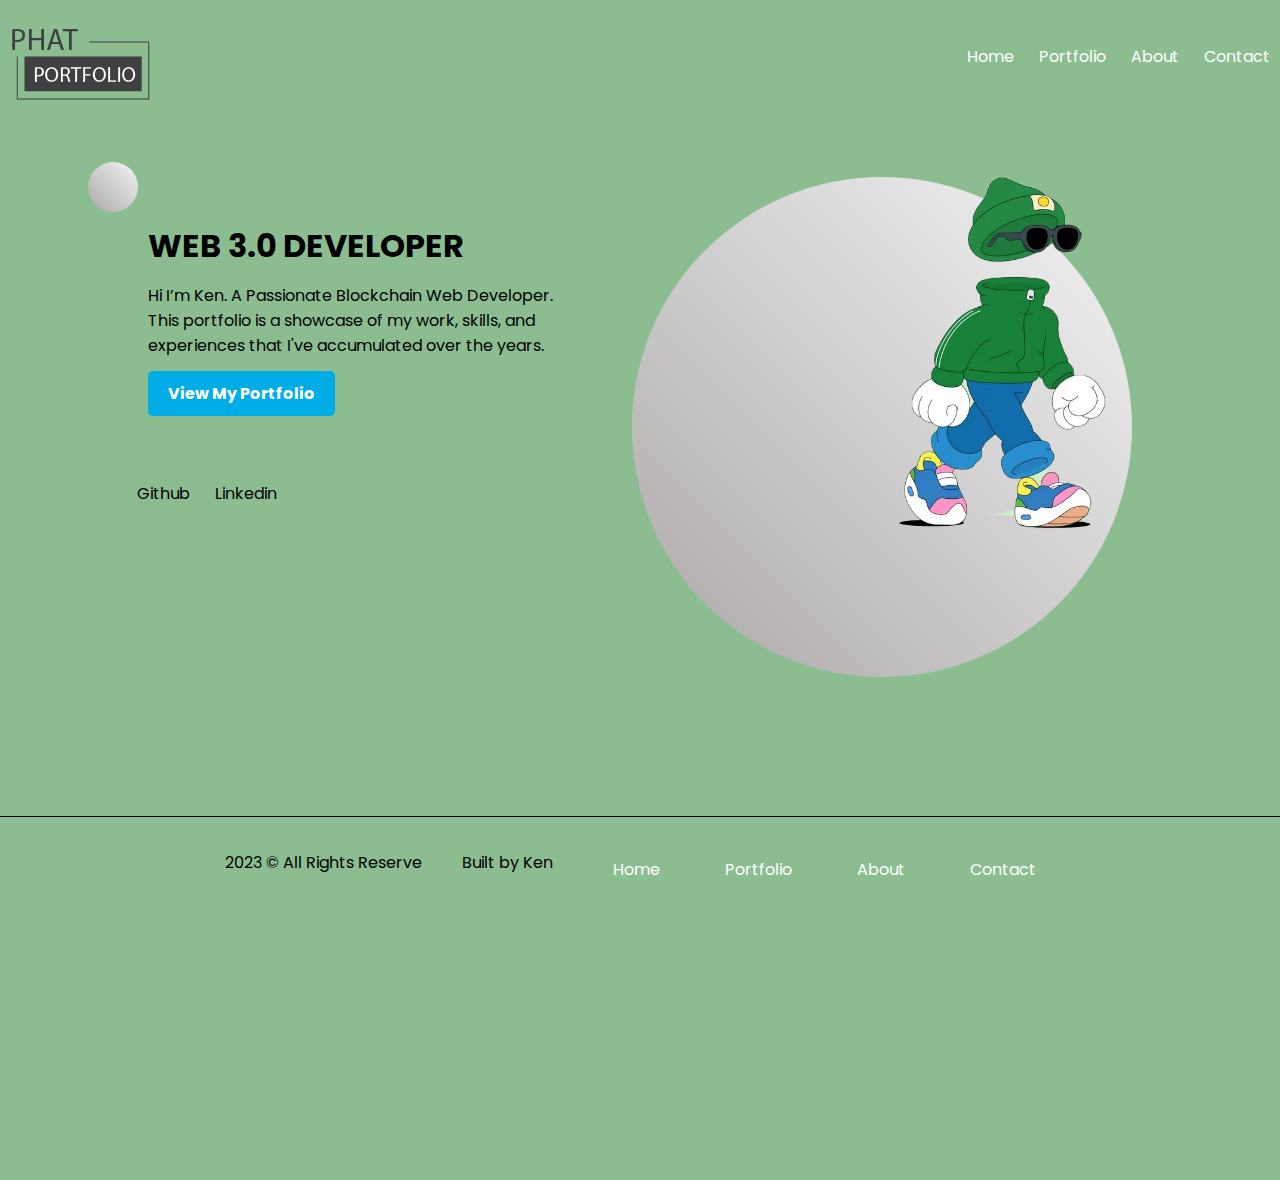
<file: index.html>
<!DOCTYPE html>
<html lang="en">
<head>
    <meta charset="UTF-8">
    <meta name="viewport" content="width=device-width, initial-scale=1.0">
    <title>Portfolio Website</title>
    <link rel="stylesheet" href="assets/css/style.css">
</head>
<body>
    <!-- nav bar -->
    <nav>
        <img src="assets/logo/logo.png" alt="">
        <!-- nav bar for big screen -->
        <ul>
            <li class="hideMobile">
                <a href="index.html" class="link">Home</a>
            </li>
            <li class="hideMobile">
                <a href="assets/pages/portfolio.html" class="link">Portfolio</a>
            </li>
            <li class="hideMobile">
                <a href="assets/pages/about.html" class="link">About</a>
            </li>
            <li class="hideMobile">
                <a href="assets/pages/contact.html" class="link">Contact</a>
            </li>
            <li  class="menu-button" onclick= showSideBar() ><a href="#"><svg xmlns="http://www.w3.org/2000/svg" height="26" viewBox="0 -960 960 960" width="26"><path d="M120-240v-80h720v80H120Zm0-200v-80h720v80H120Zm0-200v-80h720v80H120Z"/></svg></a></li>
        </ul>
        <!-- nav bar for small screen -->
        <ul class="sideBar">
            <li onclick= hideSideBar()><a href="#"><svg xmlns="http://www.w3.org/2000/svg" height="26" viewBox="0 -960 960 960" width="26"><path d="m256-200-56-56 224-224-224-224 56-56 224 224 224-224 56 56-224 224 224 224-56 56-224-224-224 224Z"/></svg></a></li>
            <li>
                <a href="index.html" class="link">Home</a>
            </li>
            <li>
                <a href="assets/pages/portfolio.html" class="link">Portfolio</a>
            </li>
            <li>
                <a href="assets/pages/about.html" class="link">About</a>
            </li>
            <li>
                <a href="assets/pages/contact.html" class="link">Contact</a>
            </li>
            
        </ul>
    </nav>
    <!-- content part -->
    <div class="container">
        <div class="contentSection">
            <div class="mainContent">
                <div class="writtenContent">
                    <h1>WEB 3.0 DEVELOPER</h1>
                    <p>Hi I’m Ken. A Passionate Blockchain Web Developer.
                        This portfolio is a showcase of my work, skills,
                        and experiences that I've accumulated over the years.
                    </p>
                    <a href="assets/pages/portfolio.html" class="cta-button">View My Portfolio</a>
                </div>
                <div class="links">
                    <ul>
                        <li><a href="https://github.com/KenLearnsCoding?tab=repositories" class ="linkButton" target="_blank">Github</a></li>
                        <li><a href="https://www.linkedin.com/in/tien-phat-pham-523776186/" class ="linkButton" target="_blank">Linkedin</a></li>
                    </ul>
                </div>
            </div>
            <div class="imgContent">
                <img src="assets/img/Cartoonimg.png" alt="picture">
            </div>
        </div>
    </div>
    <!-- Footer -->
    <footer>
        <div class="footerContent">
            <p>2023 © All Rights Reserve</p>
            <p>Built by Ken</p>
            <div class="footerLinks">
                <ul>
                    <li>
                        <a href="index.html" class="link">Home</a>
                    </li>
                    <li>
                        <a href="assets/pages/portfolio.html" class="link">Portfolio</a>
                    </li>
                    <li>
                        <a href="assets/pages/about.html" class="link">About</a>
                    </li>
                    <li>
                        <a href="assets/pages/contact.html" class="link">Contact</a>
                    </li>
                </ul>
            </div>
        </div>
    </footer>
    <script src="assets/js/script.js"></script>
</body>
</html>
</file>
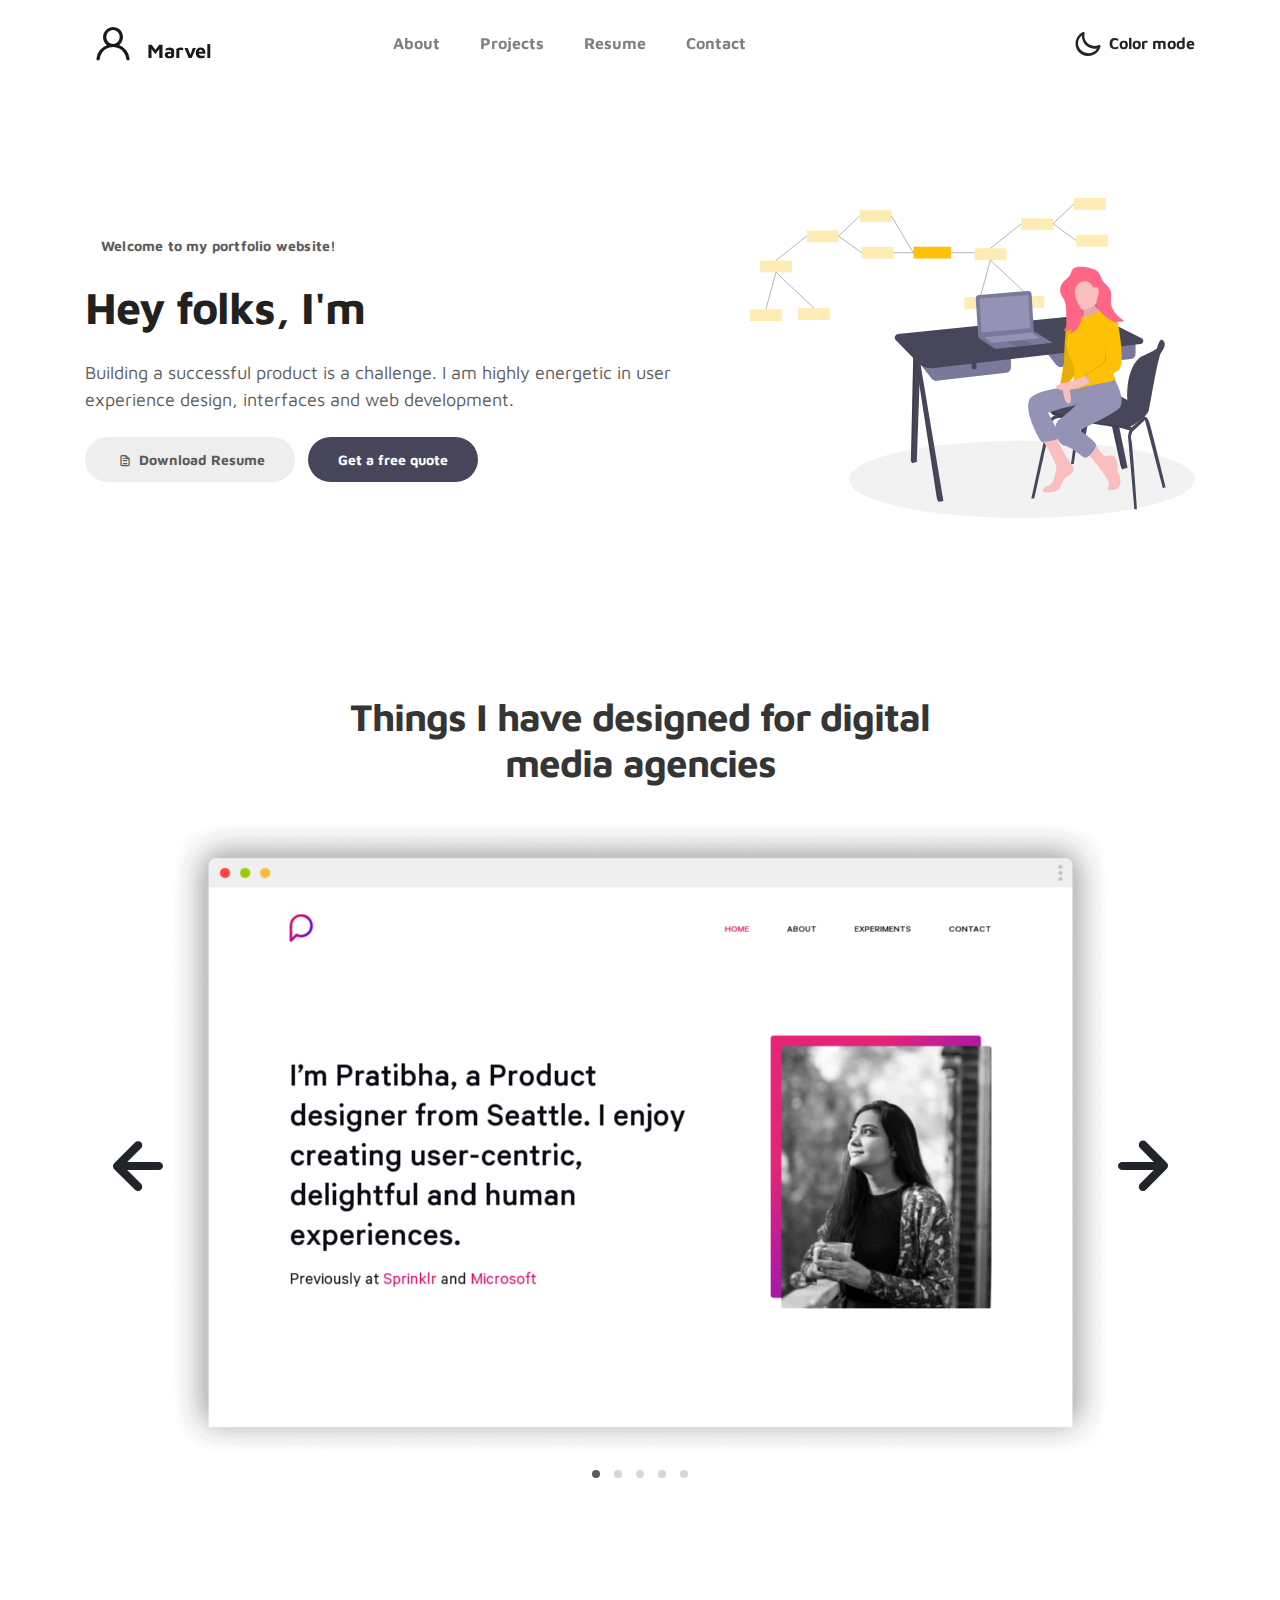
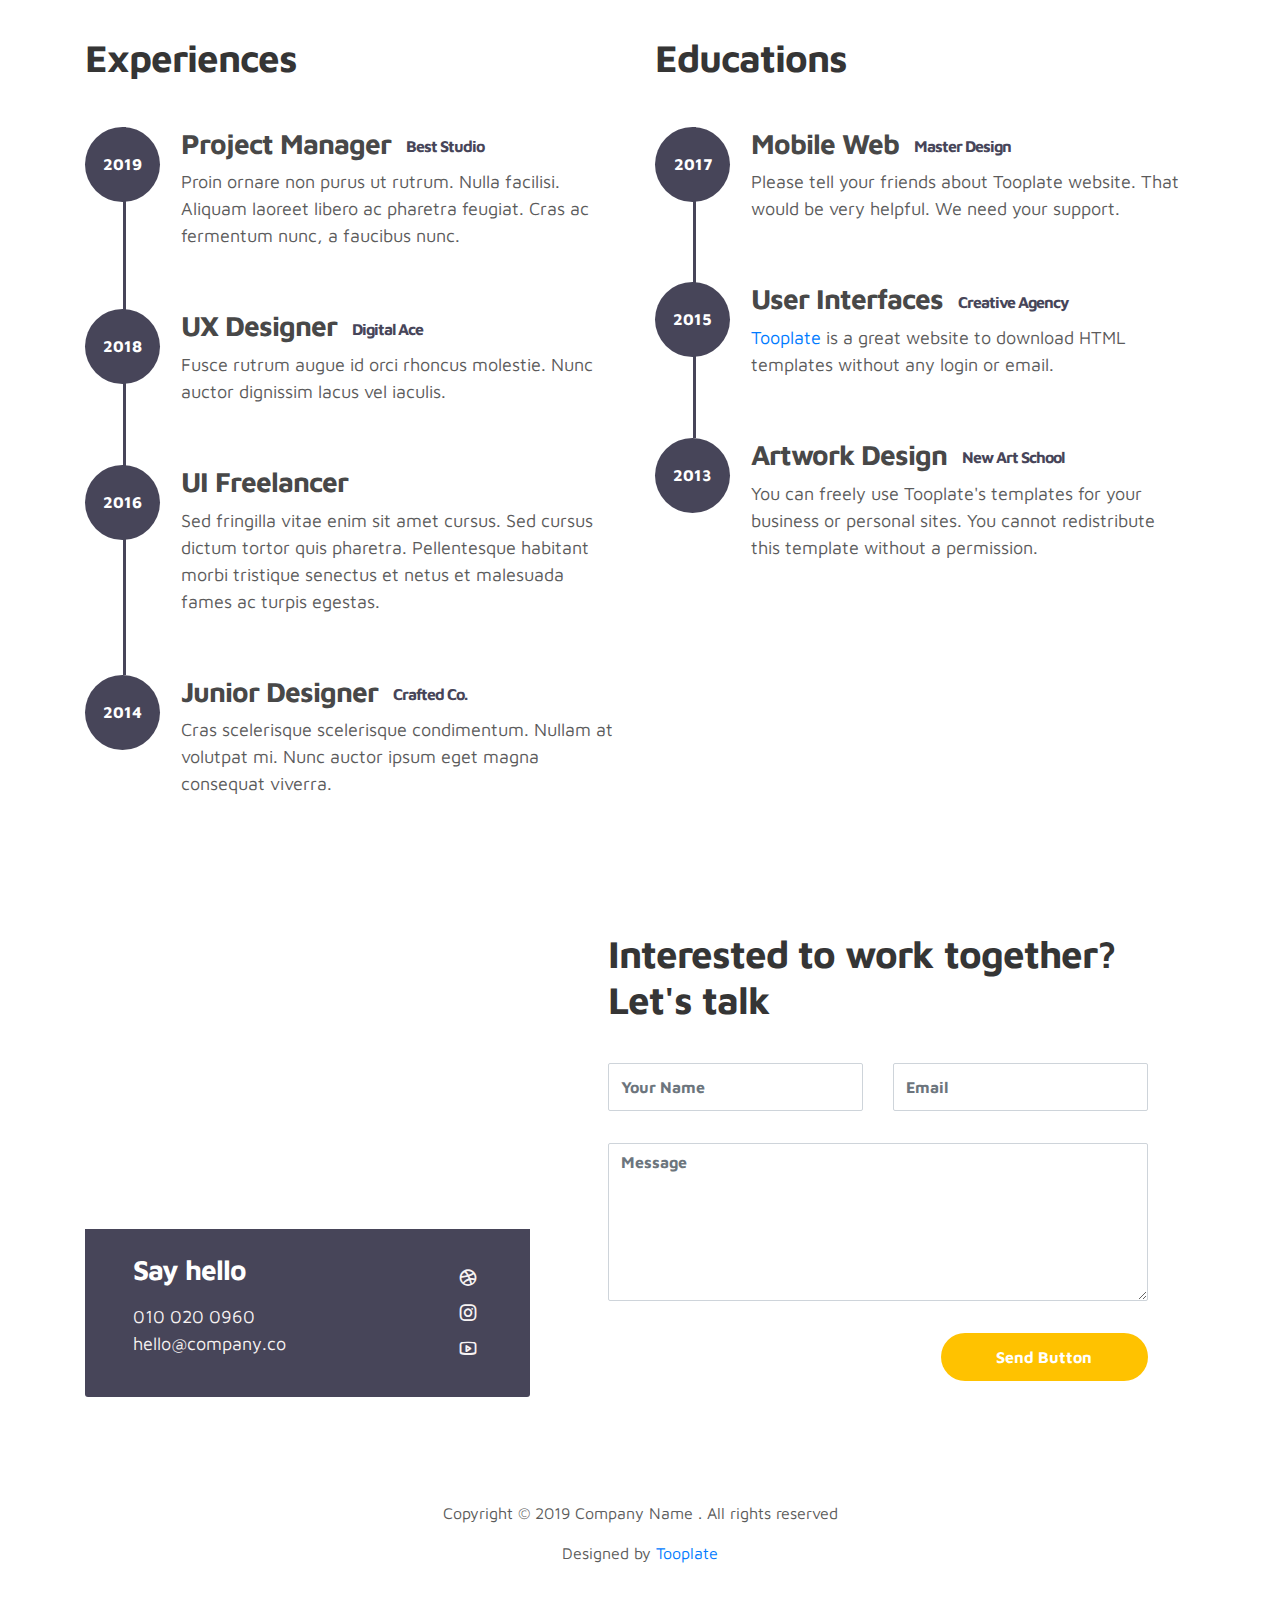
<file: PersonalPortfolioWeb/patterns/portfolio web template/2115_marvel/index.html>
<!doctype html>
<html lang="en">
  <head>
    <meta charset="utf-8">
    <meta name="viewport" content="width=device-width, initial-scale=1, shrink-to-fit=no">
    <meta name="description" content="">
    <meta name="author" content="">

    <title>Marvel HTML Bootstrap 4 Template</title>

    <link rel="stylesheet" href="css/bootstrap.min.css">
    <link rel="stylesheet" href="css/unicons.css">
    <link rel="stylesheet" href="css/owl.carousel.min.css">
    <link rel="stylesheet" href="css/owl.theme.default.min.css">

    <!-- MAIN STYLE -->
    <link rel="stylesheet" href="css/tooplate-style.css">
    
<!--

Tooplate 2115 Marvel

https://www.tooplate.com/view/2115-marvel

-->
  </head>
  <body>

    <!-- MENU -->
    <nav class="navbar navbar-expand-sm navbar-light">
        <div class="container">
            <a class="navbar-brand" href="index.html"><i class='uil uil-user'></i> Marvel</a>

            <button class="navbar-toggler" type="button" data-toggle="collapse" data-target="#navbarNav" aria-controls="navbarNav" aria-expanded="false"
                aria-label="Toggle navigation">
                <span class="navbar-toggler-icon"></span>
                <span class="navbar-toggler-icon"></span>
                <span class="navbar-toggler-icon"></span>
            </button>

            <div class="collapse navbar-collapse" id="navbarNav">
                <ul class="navbar-nav mx-auto">
                    <li class="nav-item">
                        <a href="#about" class="nav-link"><span data-hover="About">About</span></a>
                    </li>
                    <li class="nav-item">
                        <a href="#project" class="nav-link"><span data-hover="Projects">Projects</span></a>
                    </li>
                    <li class="nav-item">
                        <a href="#resume" class="nav-link"><span data-hover="Resume">Resume</span></a>
                    </li>
                    <li class="nav-item">
                        <a href="#contact" class="nav-link"><span data-hover="Contact">Contact</span></a>
                    </li>
                </ul>

                <ul class="navbar-nav ml-lg-auto">
                    <div class="ml-lg-4">
                      <div class="color-mode d-lg-flex justify-content-center align-items-center">
                        <i class="color-mode-icon"></i>
                        Color mode
                      </div>
                    </div>
                </ul>
            </div>
        </div>
    </nav>

    <!-- ABOUT -->
    <section class="about full-screen d-lg-flex justify-content-center align-items-center" id="about">
        <div class="container">
            <div class="row">
                
                <div class="col-lg-7 col-md-12 col-12 d-flex align-items-center">
                    <div class="about-text">
                        <small class="small-text">Welcome to <span class="mobile-block">my portfolio website!</span></small>
                        <h1 class="animated animated-text">
                            <span class="mr-2">Hey folks, I'm</span>
                                <div class="animated-info">
                                    <span class="animated-item">Marvel Sann</span>
                                    <span class="animated-item">Web Designer</span>
                                    <span class="animated-item">UI Specialist</span>
                                </div>
                        </h1>

                        <p>Building a successful product is a challenge. I am highly energetic in user experience design, interfaces and web development.</p>
                        
                        <div class="custom-btn-group mt-4">
                          <a href="#" class="btn mr-lg-2 custom-btn"><i class='uil uil-file-alt'></i> Download Resume</a>
                          <a href="#contact" class="btn custom-btn custom-btn-bg custom-btn-link">Get a free quote</a>
                        </div>
                    </div>
                </div>

                <div class="col-lg-5 col-md-12 col-12">
                    <div class="about-image svg">
                        <img src="images/undraw/undraw_software_engineer_lvl5.svg" class="img-fluid" alt="svg image">
                    </div>
                </div>

            </div>
        </div>
    </section>

    <!-- PROJECTS -->
    <section class="project py-5" id="project">
        <div class="container">
                
                <div class="row">
                  <div class="col-lg-11 text-center mx-auto col-12">

                      <div class="col-lg-8 mx-auto">
                        <h2>Things I have designed for digital media agencies</h2>
                      </div>

                      <div class="owl-carousel owl-theme">
                        <div class="item">
                          <div class="project-info">
                            <img src="images/project/project-image01.png" class="img-fluid" alt="project image">
                          </div>
                        </div>

                        <div class="item">
                          <div class="project-info">
                            <img src="images/project/project-image02.png" class="img-fluid" alt="project image">
                          </div>
                        </div>

                        <div class="item">
                          <div class="project-info">
                            <img src="images/project/project-image03.png" class="img-fluid" alt="project image">
                          </div>
                        </div>

                        <div class="item">
                          <div class="project-info">
                            <img src="images/project/project-image04.png" class="img-fluid" alt="project image">
                          </div>
                        </div>

                        <div class="item">
                          <div class="project-info">
                            <img src="images/project/project-image05.png" class="img-fluid" alt="project image">
                          </div>
                        </div>
                      </div>

                  </div>
                </div>
        </div>
    </section>

    <!-- FEATURES -->
    <section class="resume py-5 d-lg-flex justify-content-center align-items-center" id="resume">
        <div class="container">
            <div class="row">

                <div class="col-lg-6 col-12">
                  <h2 class="mb-4">Experiences</h2>

                    <div class="timeline">
                        <div class="timeline-wrapper">
                             <div class="timeline-yr">
                                  <span>2019</span>
                             </div>
                             <div class="timeline-info">
                                  <h3><span>Project Manager</span><small>Best Studio</small></h3>
                                  <p>Proin ornare non purus ut rutrum. Nulla facilisi. Aliquam laoreet libero ac pharetra feugiat. Cras ac fermentum nunc, a faucibus nunc.</p>
                             </div>
                        </div>

                        <div class="timeline-wrapper">
                            <div class="timeline-yr">
                                <span>2018</span>
                            </div>
                            <div class="timeline-info">
                                <h3><span>UX Designer</span><small>Digital Ace</small></h3>
                                <p>Fusce rutrum augue id orci rhoncus molestie. Nunc auctor dignissim lacus vel iaculis.</p>
                            </div>
                        </div>

                        <div class="timeline-wrapper">
                            <div class="timeline-yr">
                                <span>2016</span>
                            </div>
                            <div class="timeline-info">
                                <h3><span>UI Freelancer</h3>
                                <p>Sed fringilla vitae enim sit amet cursus. Sed cursus dictum tortor quis pharetra. Pellentesque habitant morbi tristique senectus et netus et malesuada fames ac turpis egestas.</p>
                            </div>
                        </div>
                        
                        <div class="timeline-wrapper">
                            <div class="timeline-yr">
                                <span>2014</span>
                            </div>
                            <div class="timeline-info">
                                <h3><span>Junior Designer<small>Crafted Co.</small></h3>
                                <p>Cras scelerisque scelerisque condimentum. Nullam at volutpat mi. Nunc auctor ipsum eget magna consequat viverra.</p>
                            </div>
                        </div>

                    </div>
                </div>

                <div class="col-lg-6 col-12">
                  <h2 class="mb-4 mobile-mt-2">Educations</h2>

                    <div class="timeline">
                        <div class="timeline-wrapper">
                             <div class="timeline-yr">
                                  <span>2017</span>
                             </div>
                             <div class="timeline-info">
                                  <h3><span>Mobile Web</span><small>Master Design</small></h3>
                                  <p>Please tell your friends about Tooplate website. That would be very helpful. We need your support.</p>
                             </div>
                        </div>

                        <div class="timeline-wrapper">
                            <div class="timeline-yr">
                                <span>2015</span>
                            </div>
                            <div class="timeline-info">
                                <h3><span>User Interfaces</span><small>Creative Agency</small></h3>
                                <p><a rel="nofollow" href="https://www.facebook.com/tooplate">Tooplate</a> is a great website to download HTML templates without any login or email.</p>
                            </div>
                        </div>
                        
                        <div class="timeline-wrapper">
                            <div class="timeline-yr">
                                <span>2013</span>
                            </div>
                            <div class="timeline-info">
                                <h3><span>Artwork Design</span><small>New Art School</small></h3>
                                <p>You can freely use Tooplate's templates for your business or personal sites. You cannot redistribute this template without a permission.</p>
                            </div>
                        </div>

                    </div>
                </div>
                
            </div>
        </div>
    </section>

    <!-- CONTACT -->
    <section class="contact py-5" id="contact">
      <div class="container">
        <div class="row">
          
          <div class="col-lg-5 mr-lg-5 col-12">
            <div class="google-map w-100">
              <iframe src="https://www.google.com/maps/embed?pb=!1m18!1m12!1m3!1d12088.558402180099!2d-73.99373482142036!3d40.75895421922642!2m3!1f0!2f0!3f0!3m2!1i1024!2i768!4f13.1!3m3!1m2!1s0x89c25855b8fb3083%3A0xa0f9aef176042a5c!2sTheater+District%2C+New+York%2C+NY%2C+USA!5e0!3m2!1sen!2smm!4v1549875377188" width="400" height="300" frameborder="0" style="border:0" allowfullscreen></iframe>
            </div>

            <div class="contact-info d-flex justify-content-between align-items-center py-4 px-lg-5">
                <div class="contact-info-item">
                  <h3 class="mb-3 text-white">Say hello</h3>
                  <p class="footer-text mb-0">010 020 0960</p>
                  <p><a href="mailto:hello@company.co">hello@company.co</a></p>
                </div>

                <ul class="social-links">
                     <li><a href="#" class="uil uil-dribbble" data-toggle="tooltip" data-placement="left" title="Dribbble"></a></li>
                     <li><a href="#" class="uil uil-instagram" data-toggle="tooltip" data-placement="left" title="Instagram"></a></li>
                     <li><a href="#" class="uil uil-youtube" data-toggle="tooltip" data-placement="left" title="Youtube"></a></li>
                </ul>
            </div>
          </div>

          <div class="col-lg-6 col-12">
            <div class="contact-form">
              <h2 class="mb-4">Interested to work together? Let's talk</h2>

              <form action="" method="get">
                <div class="row">
                  <div class="col-lg-6 col-12">
                    <input type="text" class="form-control" name="name" placeholder="Your Name" id="name">
                  </div>

                  <div class="col-lg-6 col-12">
                    <input type="email" class="form-control" name="email" placeholder="Email" id="email">
                  </div>

                  <div class="col-12">
                    <textarea name="message" rows="6" class="form-control" id="message" placeholder="Message"></textarea>
                  </div>

                  <div class="ml-lg-auto col-lg-5 col-12">
                    <input type="submit" class="form-control submit-btn" value="Send Button">
                  </div>
                </div>
              </form>
            </div>
          </div>

        </div>
      </div>
    </section>

    <!-- FOOTER -->
     <footer class="footer py-5">
          <div class="container">
               <div class="row">

                    <div class="col-lg-12 col-12">                                
                        <p class="copyright-text text-center">Copyright &copy; 2019 Company Name . All rights reserved</p>
                        <p class="copyright-text text-center">Designed by <a rel="nofollow" href="https://www.facebook.com/tooplate">Tooplate</a></p>
                    </div>
                    
               </div>
          </div>
     </footer>

    <script src="js/jquery-3.3.1.min.js"></script>
    <script src="js/popper.min.js"></script>
    <script src="js/bootstrap.min.js"></script>
    <script src="js/Headroom.js"></script>
    <script src="js/jQuery.headroom.js"></script>
    <script src="js/owl.carousel.min.js"></script>
    <script src="js/smoothscroll.js"></script>
    <script src="js/custom.js"></script>

  </body>
</html>
</file>
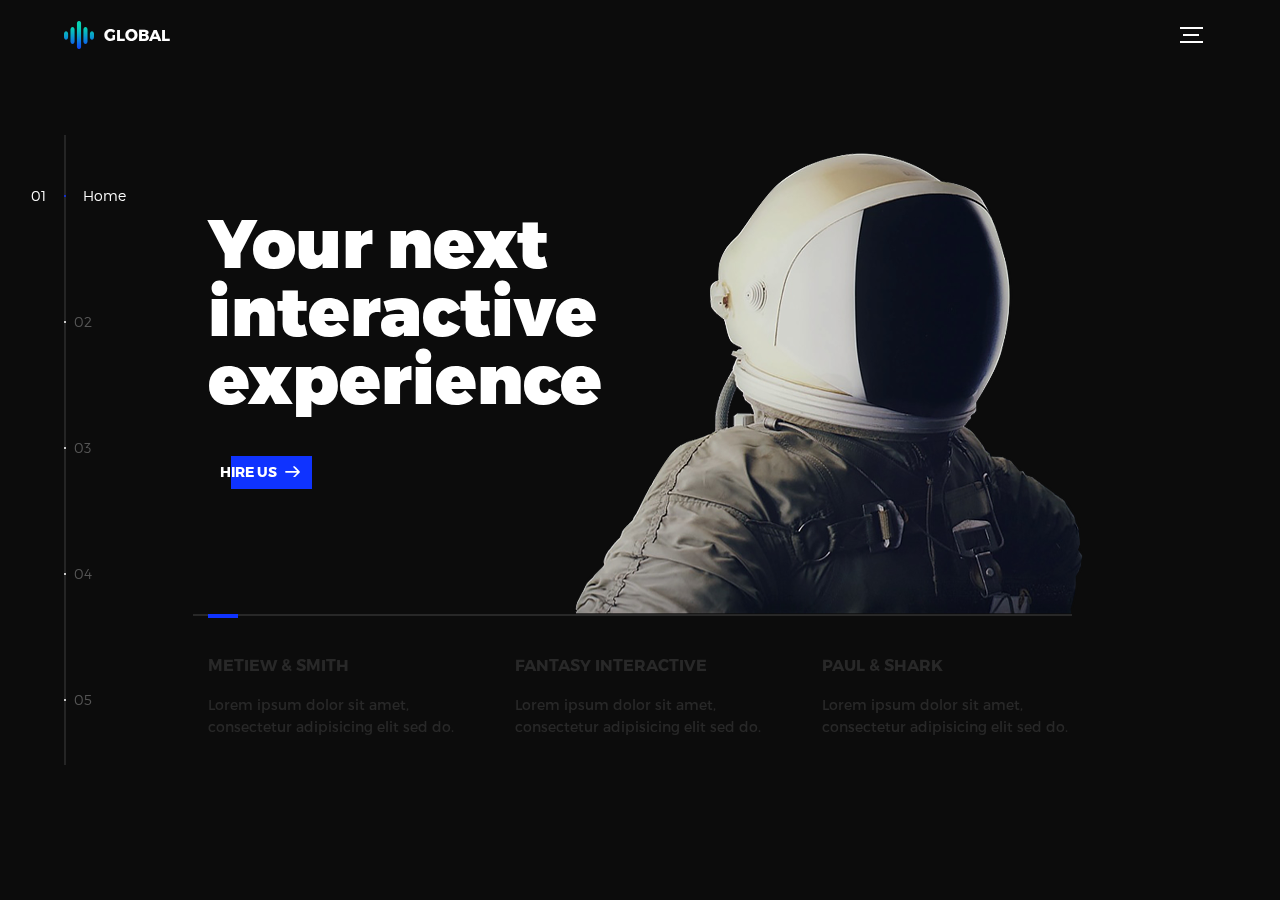
<file: PersonalPortfolioWeb/patterns/portfolio web template/global-master/index.html>
<!DOCTYPE html>
<html lang="en">
<head>
  <title>Global</title>
  <meta charset="utf-8">
  <meta name="viewport" content="width=device-width, initial-scale=1">
  <meta http-equiv="X-UA-Compatible" content="IE=edge">
  <meta name="description" content="HTML5 website template">
  <meta name="keywords" content="global, template, html, sass, jquery">
  <meta name="author" content="Bucky Maler">
  <link rel="stylesheet" href="assets/css/main.css">
</head>
<body>

<!-- notification for small viewports and landscape oriented smartphones -->
<div class="device-notification">
  <a class="device-notification--logo" href="#0">
    <img src="assets/img/logo.png" alt="Global">
    <p>Global</p>
  </a>
  <p class="device-notification--message">Global has so much to offer that we must request you orient your device to portrait or find a larger screen. You won't be disappointed.</p>
</div>

<div class="perspective effect-rotate-left">
  <div class="container"><div class="outer-nav--return"></div>
    <div id="viewport" class="l-viewport">
      <div class="l-wrapper">
        <header class="header">
          <a class="header--logo" href="#0">
            <img src="assets/img/logo.png" alt="Global">
            <p>Global</p>
          </a>
          <button class="header--cta cta">Hire Us</button>
          <div class="header--nav-toggle">
            <span></span>
          </div>
        </header>
        <nav class="l-side-nav">
          <ul class="side-nav">
            <li class="is-active"><span>Home</span></li>
            <li><span>Works</span></li>
            <li><span>About</span></li>
            <li><span>Contact</span></li>
            <li><span>Hire us</span></li>
          </ul>
        </nav>
        <ul class="l-main-content main-content">
          <li class="l-section section section--is-active">
            <div class="intro">
              <div class="intro--banner">
                <h1>Your next<br>interactive<br>experience</h1>
                <button class="cta">Hire Us
                  <svg version="1.1" id="Layer_1" xmlns="http://www.w3.org/2000/svg" xmlns:xlink="http://www.w3.org/1999/xlink" x="0px" y="0px" viewBox="0 0 150 118" style="enable-background:new 0 0 150 118;" xml:space="preserve">
                  <g transform="translate(0.000000,118.000000) scale(0.100000,-0.100000)">
                    <path d="M870,1167c-34-17-55-57-46-90c3-15,81-100,194-211l187-185l-565-1c-431,0-571-3-590-13c-55-28-64-94-18-137c21-20,33-20,597-20h575l-192-193C800,103,794,94,849,39c20-20,39-29,61-29c28,0,63,30,298,262c147,144,272,271,279,282c30,51,23,60-219,304C947,1180,926,1196,870,1167z"/>
                  </g>
                  </svg>
                  <span class="btn-background"></span>
                </button>
                <img src="assets/img/introduction-visual.png" alt="Welcome">
              </div>
              <div class="intro--options">
                <a href="#0">
                  <h3>Metiew &amp; Smith</h3>
                  <p>Lorem ipsum dolor sit amet, consectetur adipisicing elit sed do.</p>
                </a>
                <a href="#0">
                  <h3>Fantasy interactive</h3>
                  <p>Lorem ipsum dolor sit amet, consectetur adipisicing elit sed do.</p>
                </a>
                <a href="#0">
                  <h3>Paul &amp; shark</h3>
                  <p>Lorem ipsum dolor sit amet, consectetur adipisicing elit sed do.</p>
                </a>
              </div>
            </div>
          </li>
          <li class="l-section section">
            <div class="work">
              <h2>Selected work</h2>
              <div class="work--lockup">
                <ul class="slider">
                  <li class="slider--item slider--item-left">
                    <a href="#0">
                      <div class="slider--item-image">
                        <img src="assets/img/work-victory.jpg" alt="Victory">
                      </div>
                      <p class="slider--item-title">Victory</p>
                      <p class="slider--item-description">Lorem ipsum dolor sit amet, consectetur adipisicing elit sed do.</p>
                    </a>
                  </li>
                  <li class="slider--item slider--item-center">
                    <a href="#0">
                      <div class="slider--item-image">
                        <img src="assets/img/work-metiew-smith.jpg" alt="Metiew and Smith">
                      </div>
                      <p class="slider--item-title">Metiew &amp; Smith</p>
                      <p class="slider--item-description">Lorem ipsum dolor sit amet, consectetur adipisicing elit sed do.</p>
                    </a>
                  </li>
                  <li class="slider--item slider--item-right">
                    <a href="#0">
                      <div class="slider--item-image">
                        <img src="assets/img/work-alex-nowak.jpg" alt="Alex Nowak">
                      </div>
                      <p class="slider--item-title">Alex Nowak</p>
                      <p class="slider--item-description">Lorem ipsum dolor sit amet, consectetur adipisicing elit sed do.</p>
                    </a>
                  </li>
                </ul>
                <div class="slider--prev">
                  <svg version="1.1" id="Layer_1" xmlns="http://www.w3.org/2000/svg" xmlns:xlink="http://www.w3.org/1999/xlink" x="0px" y="0px"
                  viewBox="0 0 150 118" style="enable-background:new 0 0 150 118;" xml:space="preserve">
                  <g transform="translate(0.000000,118.000000) scale(0.100000,-0.100000)">
                    <path d="M561,1169C525,1155,10,640,3,612c-3-13,1-36,8-52c8-15,134-145,281-289C527,41,562,10,590,10c22,0,41,9,61,29
                    c55,55,49,64-163,278L296,510h575c564,0,576,0,597,20c46,43,37,109-18,137c-19,10-159,13-590,13l-565,1l182,180
                    c101,99,187,188,193,199c16,30,12,57-12,84C631,1174,595,1183,561,1169z"/>
                  </g>
                  </svg>
                </div>
                <div class="slider--next">
                  <svg version="1.1" id="Layer_1" xmlns="http://www.w3.org/2000/svg" xmlns:xlink="http://www.w3.org/1999/xlink" x="0px" y="0px" viewBox="0 0 150 118" style="enable-background:new 0 0 150 118;" xml:space="preserve">
                  <g transform="translate(0.000000,118.000000) scale(0.100000,-0.100000)">
                    <path d="M870,1167c-34-17-55-57-46-90c3-15,81-100,194-211l187-185l-565-1c-431,0-571-3-590-13c-55-28-64-94-18-137c21-20,33-20,597-20h575l-192-193C800,103,794,94,849,39c20-20,39-29,61-29c28,0,63,30,298,262c147,144,272,271,279,282c30,51,23,60-219,304C947,1180,926,1196,870,1167z"/>
                  </g>
                  </svg>
                </div>
              </div>
            </div>
          </li>
          <li class="l-section section">
            <div class="about">
              <div class="about--banner">
                <h2>We<br>believe in<br>passionate<br>people</h2>
                <a href="#0">Career
                  <span>
                    <svg version="1.1" id="Layer_1" xmlns="http://www.w3.org/2000/svg" xmlns:xlink="http://www.w3.org/1999/xlink" x="0px" y="0px" viewBox="0 0 150 118" style="enable-background:new 0 0 150 118;" xml:space="preserve">
                    <g transform="translate(0.000000,118.000000) scale(0.100000,-0.100000)">
                      <path d="M870,1167c-34-17-55-57-46-90c3-15,81-100,194-211l187-185l-565-1c-431,0-571-3-590-13c-55-28-64-94-18-137c21-20,33-20,597-20h575l-192-193C800,103,794,94,849,39c20-20,39-29,61-29c28,0,63,30,298,262c147,144,272,271,279,282c30,51,23,60-219,304C947,1180,926,1196,870,1167z"/>
                    </g>
                    </svg>
                  </span>
                </a>
                <img src="assets/img/about-visual.png" alt="About Us">
              </div>
              <div class="about--options">
                <a href="#0">
                  <h3>Winners</h3>
                </a>
                <a href="#0">
                  <h3>Philosophy</h3>
                </a>
                <a href="#0">
                  <h3>History</h3>
                </a>
              </div>
            </div>
          </li>
          <li class="l-section section">
            <div class="contact">
              <div class="contact--lockup">
                <div class="modal">
                  <div class="modal--information">
                    <p>Pawia 5, 31-154 Kraków, Poland</p>
                    <a href="mailto:ouremail@gmail.com">ouremail@gmail.com</a>
                    <a href="tel:+148126287560">+48 12 628 75 60</a>
                  </div>
                  <ul class="modal--options">
                    <li><a href="#0">Bēhance</a></li>
                    <li><a href="#0">dribbble</a></li>
                    <li><a href="mailto:ouremail@gmail.com">Contact Us</a></li>
                  </ul>
                </div>
              </div>
            </div>
          </li>
          <li class="l-section section">
            <div class="hire">
              <h2>You want us to do</h2>
              <!-- checkout formspree.io for easy form setup -->
              <form class="work-request">
                <div class="work-request--options">
                  <span class="options-a">
                    <input id="opt-1" type="checkbox" value="app design">
                    <label for="opt-1">
                      <svg version="1.1" id="Layer_1" xmlns="http://www.w3.org/2000/svg" xmlns:xlink="http://www.w3.org/1999/xlink" x="0px" y="0px"
                      viewBox="0 0 150 111" style="enable-background:new 0 0 150 111;" xml:space="preserve">
                      <g transform="translate(0.000000,111.000000) scale(0.100000,-0.100000)">
                        <path d="M950,705L555,310L360,505C253,612,160,700,155,700c-6,0-44-34-85-75l-75-75l278-278L550-5l475,475c261,261,475,480,475,485c0,13-132,145-145,145C1349,1100,1167,922,950,705z"/>
                      </g>
                      </svg>
                      App Design
                    </label>
                    <input id="opt-2" type="checkbox" value="graphic design">
                    <label for="opt-2">
                      <svg version="1.1" id="Layer_1" xmlns="http://www.w3.org/2000/svg" xmlns:xlink="http://www.w3.org/1999/xlink" x="0px" y="0px"
                      viewBox="0 0 150 111" style="enable-background:new 0 0 150 111;" xml:space="preserve">
                      <g transform="translate(0.000000,111.000000) scale(0.100000,-0.100000)">
                        <path d="M950,705L555,310L360,505C253,612,160,700,155,700c-6,0-44-34-85-75l-75-75l278-278L550-5l475,475c261,261,475,480,475,485c0,13-132,145-145,145C1349,1100,1167,922,950,705z"/>
                      </g>
                      </svg>
                      Graphic Design
                    </label>
                    <input id="opt-3" type="checkbox" value="motion design">
                    <label for="opt-3">
                      <svg version="1.1" id="Layer_1" xmlns="http://www.w3.org/2000/svg" xmlns:xlink="http://www.w3.org/1999/xlink" x="0px" y="0px"
                      viewBox="0 0 150 111" style="enable-background:new 0 0 150 111;" xml:space="preserve">
                      <g transform="translate(0.000000,111.000000) scale(0.100000,-0.100000)">
                        <path d="M950,705L555,310L360,505C253,612,160,700,155,700c-6,0-44-34-85-75l-75-75l278-278L550-5l475,475c261,261,475,480,475,485c0,13-132,145-145,145C1349,1100,1167,922,950,705z"/>
                      </g>
                      </svg>
                      Motion Design
                    </label>
                  </span>
                  <span class="options-b">
                    <input id="opt-4" type="checkbox" value="ux design">
                    <label for="opt-4">
                      <svg version="1.1" id="Layer_1" xmlns="http://www.w3.org/2000/svg" xmlns:xlink="http://www.w3.org/1999/xlink" x="0px" y="0px"
                      viewBox="0 0 150 111" style="enable-background:new 0 0 150 111;" xml:space="preserve">
                      <g transform="translate(0.000000,111.000000) scale(0.100000,-0.100000)">
                        <path d="M950,705L555,310L360,505C253,612,160,700,155,700c-6,0-44-34-85-75l-75-75l278-278L550-5l475,475c261,261,475,480,475,485c0,13-132,145-145,145C1349,1100,1167,922,950,705z"/>
                      </g>
                      </svg>
                      UX Design
                    </label>
                    <input id="opt-5" type="checkbox" value="webdesign">
                    <label for="opt-5">
                      <svg version="1.1" id="Layer_1" xmlns="http://www.w3.org/2000/svg" xmlns:xlink="http://www.w3.org/1999/xlink" x="0px" y="0px"
                      viewBox="0 0 150 111" style="enable-background:new 0 0 150 111;" xml:space="preserve">
                      <g transform="translate(0.000000,111.000000) scale(0.100000,-0.100000)">
                        <path d="M950,705L555,310L360,505C253,612,160,700,155,700c-6,0-44-34-85-75l-75-75l278-278L550-5l475,475c261,261,475,480,475,485c0,13-132,145-145,145C1349,1100,1167,922,950,705z"/>
                      </g>
                      </svg>
                      Webdesign
                    </label>
                    <input id="opt-6" type="checkbox" value="marketing">
                    <label for="opt-6">
                      <svg version="1.1" id="Layer_1" xmlns="http://www.w3.org/2000/svg" xmlns:xlink="http://www.w3.org/1999/xlink" x="0px" y="0px"
                      viewBox="0 0 150 111" style="enable-background:new 0 0 150 111;" xml:space="preserve">
                      <g transform="translate(0.000000,111.000000) scale(0.100000,-0.100000)">
                        <path d="M950,705L555,310L360,505C253,612,160,700,155,700c-6,0-44-34-85-75l-75-75l278-278L550-5l475,475c261,261,475,480,475,485c0,13-132,145-145,145C1349,1100,1167,922,950,705z"/>
                      </g>
                      </svg>
                      Marketing
                    </label>
                  </span>
                </div>
                <div class="work-request--information">
                  <div class="information-name">
                    <input id="name" type="text" spellcheck="false">
                    <label for="name">Name</label>
                  </div>
                  <div class="information-email">
                    <input id="email" type="email" spellcheck="false">
                    <label for="email">Email</label>
                  </div>
                </div>
                <input type="submit" value="Send Request">
              </form>
            </div>
          </li>
        </ul>
      </div>
    </div>
  </div>
  <ul class="outer-nav">
    <li class="is-active">Home</li>
    <li>Works</li>
    <li>About</li>
    <li>Contact</li>
    <li>Hire us</li>
  </ul>
</div>

<script src="https://ajax.googleapis.com/ajax/libs/jquery/2.2.4/jquery.min.js"></script>
<script>window.jQuery || document.write('<script src="assets/js/vendor/jquery-2.2.4.min.js"><\/script>')</script>
<script src="assets/js/functions-min.js"></script>
</body>
</html>
</file>
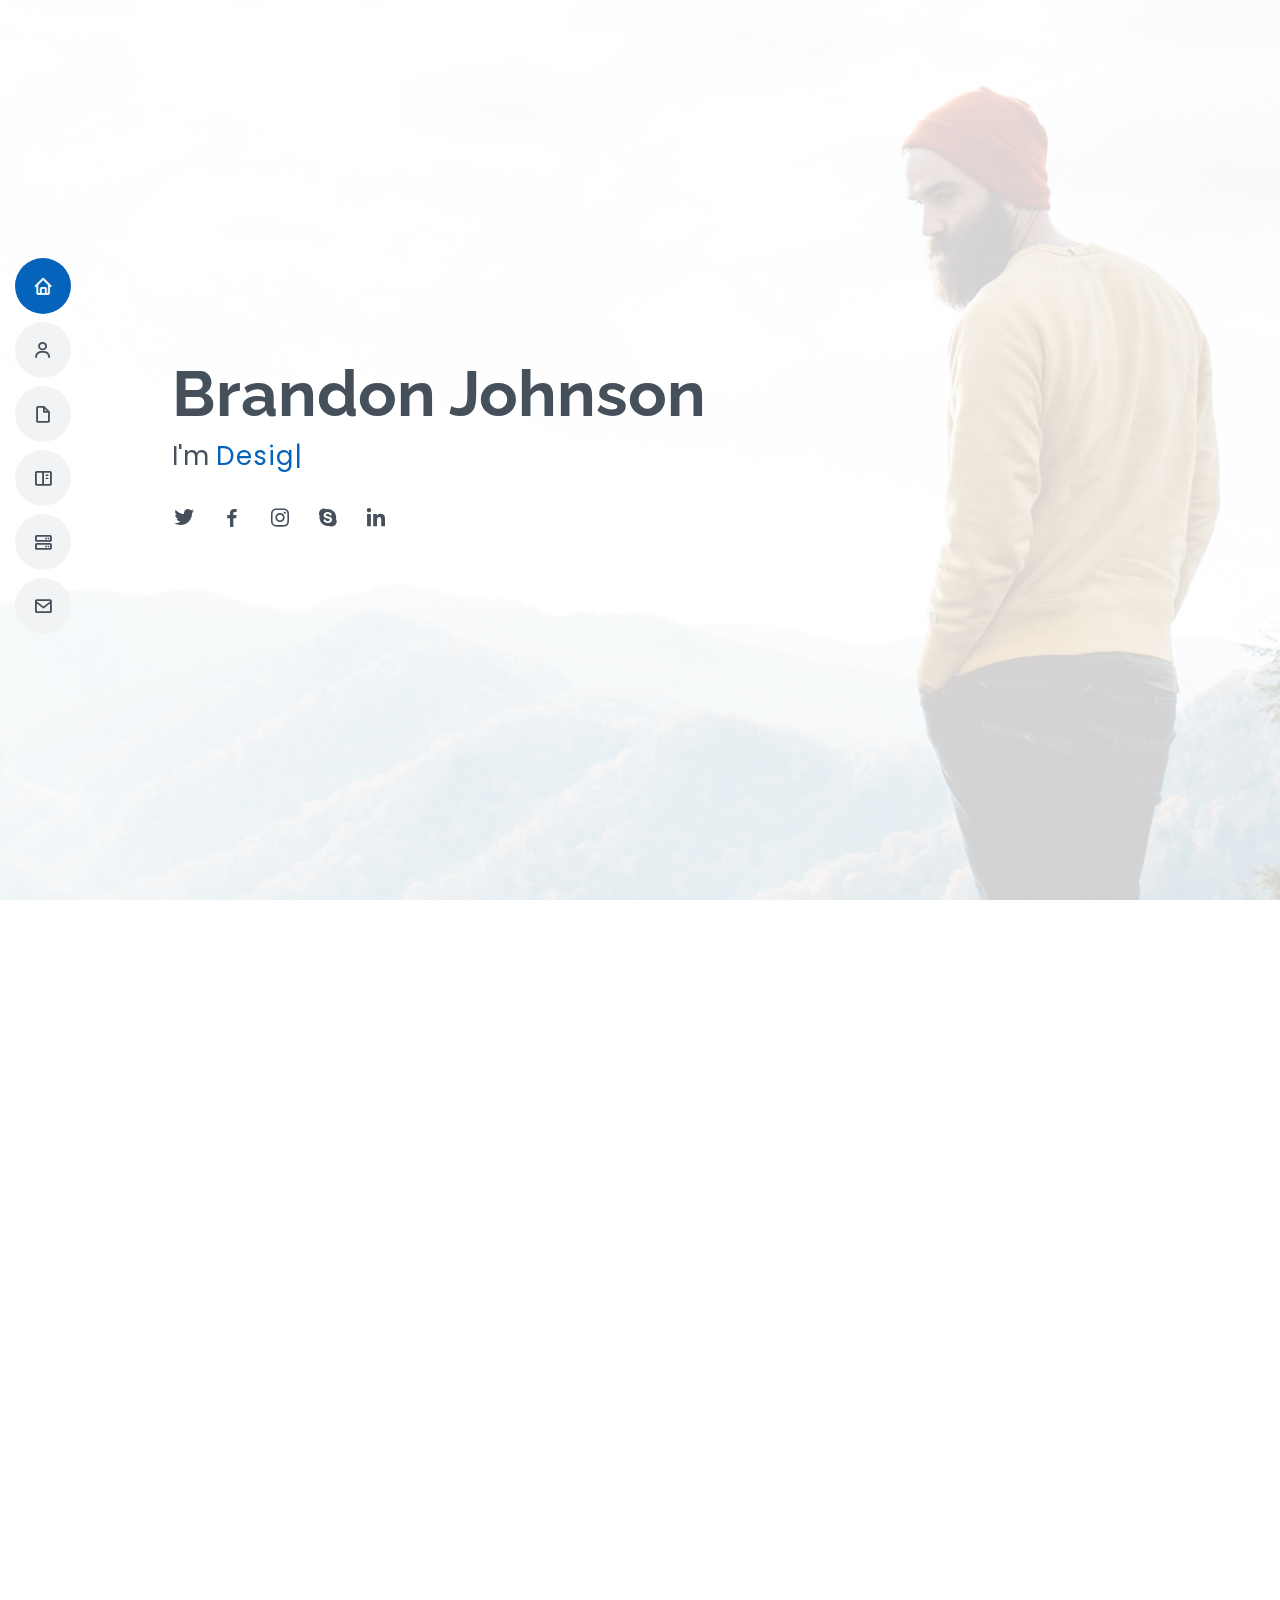
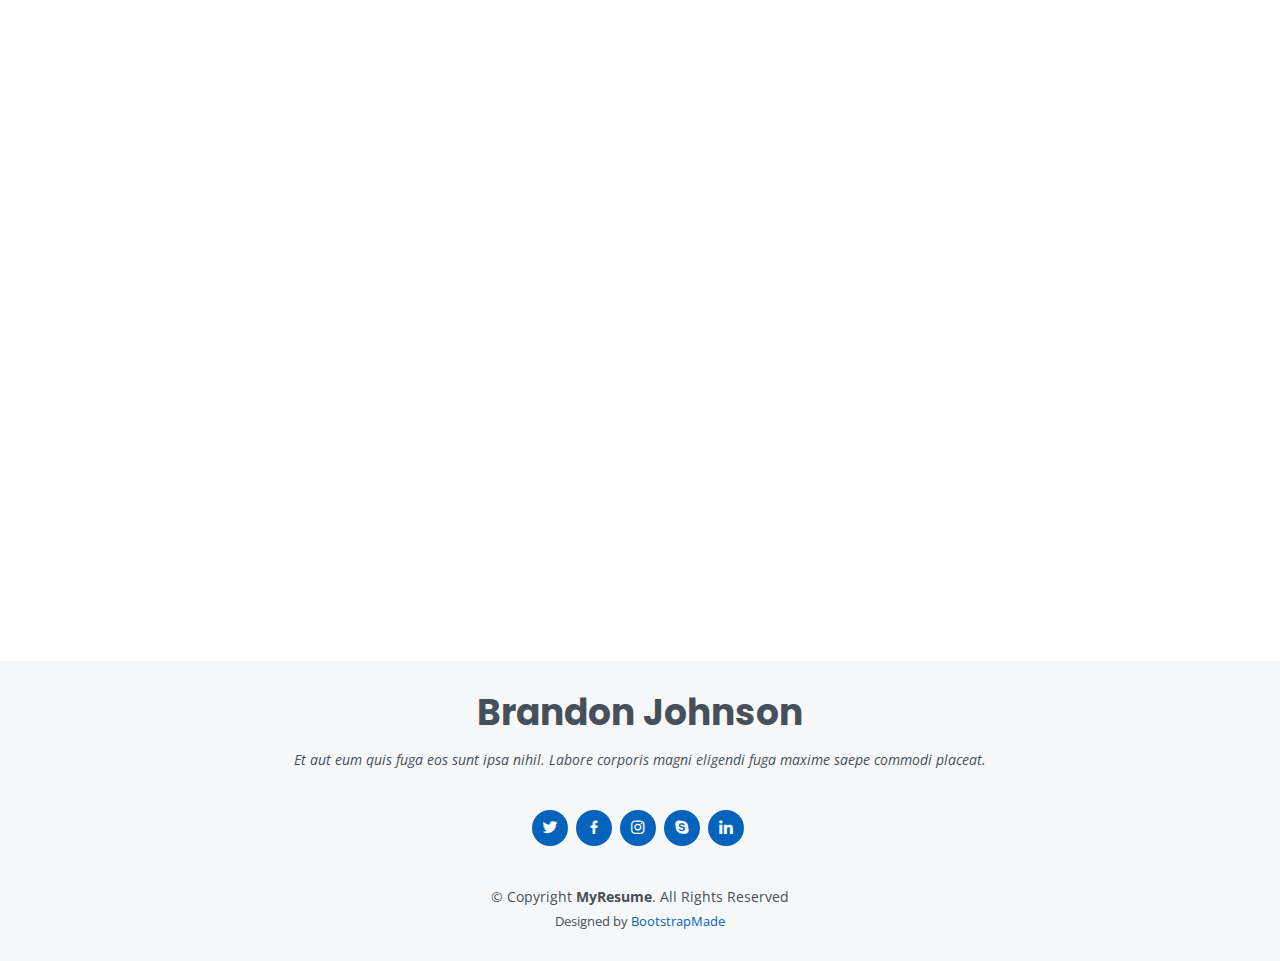
<file: PersonalPortfolioWeb/patterns/portfolio web template/MyResume/index.html>
<!DOCTYPE html>
<html lang="en">

<head>
  <meta charset="utf-8">
  <meta content="width=device-width, initial-scale=1.0" name="viewport">

  <title>MyResume Bootstrap Template - Index</title>
  <meta content="" name="description">
  <meta content="" name="keywords">

  <!-- Favicons -->
  <link href="assets/img/favicon.png" rel="icon">
  <link href="assets/img/apple-touch-icon.png" rel="apple-touch-icon">

  <!-- Google Fonts -->
  <link href="https://fonts.googleapis.com/css?family=Open+Sans:300,300i,400,400i,600,600i,700,700i|Raleway:300,300i,400,400i,500,500i,600,600i,700,700i|Poppins:300,300i,400,400i,500,500i,600,600i,700,700i" rel="stylesheet">

  <!-- Vendor CSS Files -->
  <link href="assets/vendor/aos/aos.css" rel="stylesheet">
  <link href="assets/vendor/bootstrap/css/bootstrap.min.css" rel="stylesheet">
  <link href="assets/vendor/bootstrap-icons/bootstrap-icons.css" rel="stylesheet">
  <link href="assets/vendor/boxicons/css/boxicons.min.css" rel="stylesheet">
  <link href="assets/vendor/glightbox/css/glightbox.min.css" rel="stylesheet">
  <link href="assets/vendor/swiper/swiper-bundle.min.css" rel="stylesheet">

  <!-- Template Main CSS File -->
  <link href="assets/css/style.css" rel="stylesheet">

  <!-- =======================================================
  * Template Name: MyResume
  * Updated: Sep 18 2023 with Bootstrap v5.3.2
  * Template URL: https://bootstrapmade.com/free-html-bootstrap-template-my-resume/
  * Author: BootstrapMade.com
  * License: https://bootstrapmade.com/license/
  ======================================================== -->
</head>

<body>

  <!-- ======= Mobile nav toggle button ======= -->
  <!-- <button type="button" class="mobile-nav-toggle d-xl-none"><i class="bi bi-list mobile-nav-toggle"></i></button> -->
  <i class="bi bi-list mobile-nav-toggle d-lg-none"></i>
  <!-- ======= Header ======= -->
  <header id="header" class="d-flex flex-column justify-content-center">

    <nav id="navbar" class="navbar nav-menu">
      <ul>
        <li><a href="#hero" class="nav-link scrollto active"><i class="bx bx-home"></i> <span>Home</span></a></li>
        <li><a href="#about" class="nav-link scrollto"><i class="bx bx-user"></i> <span>About</span></a></li>
        <li><a href="#resume" class="nav-link scrollto"><i class="bx bx-file-blank"></i> <span>Resume</span></a></li>
        <li><a href="#portfolio" class="nav-link scrollto"><i class="bx bx-book-content"></i> <span>Portfolio</span></a></li>
        <li><a href="#services" class="nav-link scrollto"><i class="bx bx-server"></i> <span>Services</span></a></li>
        <li><a href="#contact" class="nav-link scrollto"><i class="bx bx-envelope"></i> <span>Contact</span></a></li>
      </ul>
    </nav><!-- .nav-menu -->

  </header><!-- End Header -->

  <!-- ======= Hero Section ======= -->
  <section id="hero" class="d-flex flex-column justify-content-center">
    <div class="container" data-aos="zoom-in" data-aos-delay="100">
      <h1>Brandon Johnson</h1>
      <p>I'm <span class="typed" data-typed-items="Designer, Developer, Freelancer, Photographer"></span></p>
      <div class="social-links">
        <a href="#" class="twitter"><i class="bx bxl-twitter"></i></a>
        <a href="#" class="facebook"><i class="bx bxl-facebook"></i></a>
        <a href="#" class="instagram"><i class="bx bxl-instagram"></i></a>
        <a href="#" class="google-plus"><i class="bx bxl-skype"></i></a>
        <a href="#" class="linkedin"><i class="bx bxl-linkedin"></i></a>
      </div>
    </div>
  </section><!-- End Hero -->

  <main id="main">

    <!-- ======= About Section ======= -->
    <section id="about" class="about">
      <div class="container" data-aos="fade-up">

        <div class="section-title">
          <h2>About</h2>
          <p>Magnam dolores commodi suscipit. Necessitatibus eius consequatur ex aliquid fuga eum quidem. Sit sint consectetur velit. Quisquam quos quisquam cupiditate. Et nemo qui impedit suscipit alias ea. Quia fugiat sit in iste officiis commodi quidem hic quas.</p>
        </div>

        <div class="row">
          <div class="col-lg-4">
            <img src="assets/img/profile-img.jpg" class="img-fluid" alt="">
          </div>
          <div class="col-lg-8 pt-4 pt-lg-0 content">
            <h3>UI/UX Designer &amp; Web Developer.</h3>
            <p class="fst-italic">
              Lorem ipsum dolor sit amet, consectetur adipiscing elit, sed do eiusmod tempor incididunt ut labore et dolore
              magna aliqua.
            </p>
            <div class="row">
              <div class="col-lg-6">
                <ul>
                  <li><i class="bi bi-chevron-right"></i> <strong>Birthday:</strong> <span>1 May 1995</span></li>
                  <li><i class="bi bi-chevron-right"></i> <strong>Website:</strong> <span>www.example.com</span></li>
                  <li><i class="bi bi-chevron-right"></i> <strong>Phone:</strong> <span>+123 456 7890</span></li>
                  <li><i class="bi bi-chevron-right"></i> <strong>City:</strong> <span>New York, USA</span></li>
                </ul>
              </div>
              <div class="col-lg-6">
                <ul>
                  <li><i class="bi bi-chevron-right"></i> <strong>Age:</strong> <span>30</span></li>
                  <li><i class="bi bi-chevron-right"></i> <strong>Degree:</strong> <span>Master</span></li>
                  <li><i class="bi bi-chevron-right"></i> <strong>PhEmailone:</strong> <span>email@example.com</span></li>
                  <li><i class="bi bi-chevron-right"></i> <strong>Freelance:</strong> <span>Available</span></li>
                </ul>
              </div>
            </div>
            <p>
              Officiis eligendi itaque labore et dolorum mollitia officiis optio vero. Quisquam sunt adipisci omnis et ut. Nulla accusantium dolor incidunt officia tempore. Et eius omnis.
              Cupiditate ut dicta maxime officiis quidem quia. Sed et consectetur qui quia repellendus itaque neque. Aliquid amet quidem ut quaerat cupiditate. Ab et eum qui repellendus omnis culpa magni laudantium dolores.
            </p>
          </div>
        </div>

      </div>
    </section><!-- End About Section -->

    <!-- ======= Facts Section ======= -->
    <section id="facts" class="facts">
      <div class="container" data-aos="fade-up">

        <div class="section-title">
          <h2>Facts</h2>
          <p>Magnam dolores commodi suscipit. Necessitatibus eius consequatur ex aliquid fuga eum quidem. Sit sint consectetur velit. Quisquam quos quisquam cupiditate. Et nemo qui impedit suscipit alias ea. Quia fugiat sit in iste officiis commodi quidem hic quas.</p>
        </div>

        <div class="row">

          <div class="col-lg-3 col-md-6">
            <div class="count-box">
              <i class="bi bi-emoji-smile"></i>
              <span data-purecounter-start="0" data-purecounter-end="232" data-purecounter-duration="1" class="purecounter"></span>
              <p>Happy Clients</p>
            </div>
          </div>

          <div class="col-lg-3 col-md-6 mt-5 mt-md-0">
            <div class="count-box">
              <i class="bi bi-journal-richtext"></i>
              <span data-purecounter-start="0" data-purecounter-end="521" data-purecounter-duration="1" class="purecounter"></span>
              <p>Projects</p>
            </div>
          </div>

          <div class="col-lg-3 col-md-6 mt-5 mt-lg-0">
            <div class="count-box">
              <i class="bi bi-headset"></i>
              <span data-purecounter-start="0" data-purecounter-end="1463" data-purecounter-duration="1" class="purecounter"></span>
              <p>Hours Of Support</p>
            </div>
          </div>

          <div class="col-lg-3 col-md-6 mt-5 mt-lg-0">
            <div class="count-box">
              <i class="bi bi-award"></i>
              <span data-purecounter-start="0" data-purecounter-end="25" data-purecounter-duration="1" class="purecounter"></span>
              <p>Awards</p>
            </div>
          </div>

        </div>

      </div>
    </section><!-- End Facts Section -->

    <!-- ======= Skills Section ======= -->
    <section id="skills" class="skills section-bg">
      <div class="container" data-aos="fade-up">

        <div class="section-title">
          <h2>Skills</h2>
          <p>Magnam dolores commodi suscipit. Necessitatibus eius consequatur ex aliquid fuga eum quidem. Sit sint consectetur velit. Quisquam quos quisquam cupiditate. Et nemo qui impedit suscipit alias ea. Quia fugiat sit in iste officiis commodi quidem hic quas.</p>
        </div>

        <div class="row skills-content">

          <div class="col-lg-6">

            <div class="progress">
              <span class="skill">HTML <i class="val">100%</i></span>
              <div class="progress-bar-wrap">
                <div class="progress-bar" role="progressbar" aria-valuenow="100" aria-valuemin="0" aria-valuemax="100"></div>
              </div>
            </div>

            <div class="progress">
              <span class="skill">CSS <i class="val">90%</i></span>
              <div class="progress-bar-wrap">
                <div class="progress-bar" role="progressbar" aria-valuenow="90" aria-valuemin="0" aria-valuemax="100"></div>
              </div>
            </div>

            <div class="progress">
              <span class="skill">JavaScript <i class="val">75%</i></span>
              <div class="progress-bar-wrap">
                <div class="progress-bar" role="progressbar" aria-valuenow="75" aria-valuemin="0" aria-valuemax="100"></div>
              </div>
            </div>

          </div>

          <div class="col-lg-6">

            <div class="progress">
              <span class="skill">PHP <i class="val">80%</i></span>
              <div class="progress-bar-wrap">
                <div class="progress-bar" role="progressbar" aria-valuenow="80" aria-valuemin="0" aria-valuemax="100"></div>
              </div>
            </div>

            <div class="progress">
              <span class="skill">WordPress/CMS <i class="val">90%</i></span>
              <div class="progress-bar-wrap">
                <div class="progress-bar" role="progressbar" aria-valuenow="90" aria-valuemin="0" aria-valuemax="100"></div>
              </div>
            </div>

            <div class="progress">
              <span class="skill">Photoshop <i class="val">55%</i></span>
              <div class="progress-bar-wrap">
                <div class="progress-bar" role="progressbar" aria-valuenow="55" aria-valuemin="0" aria-valuemax="100"></div>
              </div>
            </div>

          </div>

        </div>

      </div>
    </section><!-- End Skills Section -->

    <!-- ======= Resume Section ======= -->
    <section id="resume" class="resume">
      <div class="container" data-aos="fade-up">

        <div class="section-title">
          <h2>Resume</h2>
          <p>Magnam dolores commodi suscipit. Necessitatibus eius consequatur ex aliquid fuga eum quidem. Sit sint consectetur velit. Quisquam quos quisquam cupiditate. Et nemo qui impedit suscipit alias ea. Quia fugiat sit in iste officiis commodi quidem hic quas.</p>
        </div>

        <div class="row">
          <div class="col-lg-6">
            <h3 class="resume-title">Sumary</h3>
            <div class="resume-item pb-0">
              <h4>Brandon Johnson</h4>
              <p><em>Innovative and deadline-driven Graphic Designer with 3+ years of experience designing and developing user-centered digital/print marketing material from initial concept to final, polished deliverable.</em></p>
              <ul>
                <li>Portland par 127,Orlando, FL</li>
                <li>(123) 456-7891</li>
                <li>alice.barkley@example.com</li>
              </ul>
            </div>

            <h3 class="resume-title">Education</h3>
            <div class="resume-item">
              <h4>Master of Fine Arts &amp; Graphic Design</h4>
              <h5>2015 - 2016</h5>
              <p><em>Rochester Institute of Technology, Rochester, NY</em></p>
              <p>Qui deserunt veniam. Et sed aliquam labore tempore sed quisquam iusto autem sit. Ea vero voluptatum qui ut dignissimos deleniti nerada porti sand markend</p>
            </div>
            <div class="resume-item">
              <h4>Bachelor of Fine Arts &amp; Graphic Design</h4>
              <h5>2010 - 2014</h5>
              <p><em>Rochester Institute of Technology, Rochester, NY</em></p>
              <p>Quia nobis sequi est occaecati aut. Repudiandae et iusto quae reiciendis et quis Eius vel ratione eius unde vitae rerum voluptates asperiores voluptatem Earum molestiae consequatur neque etlon sader mart dila</p>
            </div>
          </div>
          <div class="col-lg-6">
            <h3 class="resume-title">Professional Experience</h3>
            <div class="resume-item">
              <h4>Senior graphic design specialist</h4>
              <h5>2019 - Present</h5>
              <p><em>Experion, New York, NY </em></p>
              <ul>
                <li>Lead in the design, development, and implementation of the graphic, layout, and production communication materials</li>
                <li>Delegate tasks to the 7 members of the design team and provide counsel on all aspects of the project. </li>
                <li>Supervise the assessment of all graphic materials in order to ensure quality and accuracy of the design</li>
                <li>Oversee the efficient use of production project budgets ranging from $2,000 - $25,000</li>
              </ul>
            </div>
            <div class="resume-item">
              <h4>Graphic design specialist</h4>
              <h5>2017 - 2018</h5>
              <p><em>Stepping Stone Advertising, New York, NY</em></p>
              <ul>
                <li>Developed numerous marketing programs (logos, brochures,infographics, presentations, and advertisements).</li>
                <li>Managed up to 5 projects or tasks at a given time while under pressure</li>
                <li>Recommended and consulted with clients on the most appropriate graphic design</li>
                <li>Created 4+ design presentations and proposals a month for clients and account managers</li>
              </ul>
            </div>
          </div>
        </div>

      </div>
    </section><!-- End Resume Section -->

    <!-- ======= Portfolio Section ======= -->
    <section id="portfolio" class="portfolio section-bg">
      <div class="container" data-aos="fade-up">

        <div class="section-title">
          <h2>Portfolio</h2>
          <p>Magnam dolores commodi suscipit. Necessitatibus eius consequatur ex aliquid fuga eum quidem. Sit sint consectetur velit. Quisquam quos quisquam cupiditate. Et nemo qui impedit suscipit alias ea. Quia fugiat sit in iste officiis commodi quidem hic quas.</p>
        </div>

        <div class="row">
          <div class="col-lg-12 d-flex justify-content-center" data-aos="fade-up" data-aos-delay="100">
            <ul id="portfolio-flters">
              <li data-filter="*" class="filter-active">All</li>
              <li data-filter=".filter-app">App</li>
              <li data-filter=".filter-card">Card</li>
              <li data-filter=".filter-web">Web</li>
            </ul>
          </div>
        </div>

        <div class="row portfolio-container" data-aos="fade-up" data-aos-delay="200">

          <div class="col-lg-4 col-md-6 portfolio-item filter-app">
            <div class="portfolio-wrap">
              <img src="assets/img/portfolio/portfolio-1.jpg" class="img-fluid" alt="">
              <div class="portfolio-info">
                <h4>App 1</h4>
                <p>App</p>
                <div class="portfolio-links">
                  <a href="assets/img/portfolio/portfolio-1.jpg" data-gallery="portfolioGallery" class="portfolio-lightbox" title="App 1"><i class="bx bx-plus"></i></a>
                  <a href="portfolio-details.html" class="portfolio-details-lightbox" data-glightbox="type: external" title="Portfolio Details"><i class="bx bx-link"></i></a>
                </div>
              </div>
            </div>
          </div>

          <div class="col-lg-4 col-md-6 portfolio-item filter-web">
            <div class="portfolio-wrap">
              <img src="assets/img/portfolio/portfolio-2.jpg" class="img-fluid" alt="">
              <div class="portfolio-info">
                <h4>Web 3</h4>
                <p>Web</p>
                <div class="portfolio-links">
                  <a href="assets/img/portfolio/portfolio-2.jpg" data-gallery="portfolioGallery" class="portfolio-lightbox" title="Web 3"><i class="bx bx-plus"></i></a>
                  <a href="portfolio-details.html" class="portfolio-details-lightbox" data-glightbox="type: external" title="Portfolio Details"><i class="bx bx-link"></i></a>
                </div>
              </div>
            </div>
          </div>

          <div class="col-lg-4 col-md-6 portfolio-item filter-app">
            <div class="portfolio-wrap">
              <img src="assets/img/portfolio/portfolio-3.jpg" class="img-fluid" alt="">
              <div class="portfolio-info">
                <h4>App 2</h4>
                <p>App</p>
                <div class="portfolio-links">
                  <a href="assets/img/portfolio/portfolio-3.jpg" data-gallery="portfolioGallery" class="portfolio-lightbox" title="App 2"><i class="bx bx-plus"></i></a>
                  <a href="portfolio-details.html" class="portfolio-details-lightbox" data-glightbox="type: external" title="Portfolio Details"><i class="bx bx-link"></i></a>
                </div>
              </div>
            </div>
          </div>

          <div class="col-lg-4 col-md-6 portfolio-item filter-card">
            <div class="portfolio-wrap">
              <img src="assets/img/portfolio/portfolio-4.jpg" class="img-fluid" alt="">
              <div class="portfolio-info">
                <h4>Card 2</h4>
                <p>Card</p>
                <div class="portfolio-links">
                  <a href="assets/img/portfolio/portfolio-4.jpg" data-gallery="portfolioGallery" class="portfolio-lightbox" title="Card 2"><i class="bx bx-plus"></i></a>
                  <a href="portfolio-details.html" class="portfolio-details-lightbox" data-glightbox="type: external" title="Portfolio Details"><i class="bx bx-link"></i></a>
                </div>
              </div>
            </div>
          </div>

          <div class="col-lg-4 col-md-6 portfolio-item filter-web">
            <div class="portfolio-wrap">
              <img src="assets/img/portfolio/portfolio-5.jpg" class="img-fluid" alt="">
              <div class="portfolio-info">
                <h4>Web 2</h4>
                <p>Web</p>
                <div class="portfolio-links">
                  <a href="assets/img/portfolio/portfolio-5.jpg" data-gallery="portfolioGallery" class="portfolio-lightbox" title="Web 2"><i class="bx bx-plus"></i></a>
                  <a href="portfolio-details.html" class="portfolio-details-lightbox" data-glightbox="type: external" title="Portfolio Details"><i class="bx bx-link"></i></a>
                </div>
              </div>
            </div>
          </div>

          <div class="col-lg-4 col-md-6 portfolio-item filter-app">
            <div class="portfolio-wrap">
              <img src="assets/img/portfolio/portfolio-6.jpg" class="img-fluid" alt="">
              <div class="portfolio-info">
                <h4>App 3</h4>
                <p>App</p>
                <div class="portfolio-links">
                  <a href="assets/img/portfolio/portfolio-6.jpg" data-gallery="portfolioGallery" class="portfolio-lightbox" title="App 3"><i class="bx bx-plus"></i></a>
                  <a href="portfolio-details.html" class="portfolio-details-lightbox" data-glightbox="type: external" title="Portfolio Details"><i class="bx bx-link"></i></a>
                </div>
              </div>
            </div>
          </div>

          <div class="col-lg-4 col-md-6 portfolio-item filter-card">
            <div class="portfolio-wrap">
              <img src="assets/img/portfolio/portfolio-7.jpg" class="img-fluid" alt="">
              <div class="portfolio-info">
                <h4>Card 1</h4>
                <p>Card</p>
                <div class="portfolio-links">
                  <a href="assets/img/portfolio/portfolio-7.jpg" data-gallery="portfolioGallery" class="portfolio-lightbox" title="Card 1"><i class="bx bx-plus"></i></a>
                  <a href="portfolio-details.html" class="portfolio-details-lightbox" data-glightbox="type: external" title="Portfolio Details"><i class="bx bx-link"></i></a>
                </div>
              </div>
            </div>
          </div>

          <div class="col-lg-4 col-md-6 portfolio-item filter-card">
            <div class="portfolio-wrap">
              <img src="assets/img/portfolio/portfolio-8.jpg" class="img-fluid" alt="">
              <div class="portfolio-info">
                <h4>Card 3</h4>
                <p>Card</p>
                <div class="portfolio-links">
                  <a href="assets/img/portfolio/portfolio-8.jpg" data-gallery="portfolioGallery" class="portfolio-lightbox" title="Card 3"><i class="bx bx-plus"></i></a>
                  <a href="portfolio-details.html" class="portfolio-details-lightbox" data-glightbox="type: external" title="Portfolio Details"><i class="bx bx-link"></i></a>
                </div>
              </div>
            </div>
          </div>

          <div class="col-lg-4 col-md-6 portfolio-item filter-web">
            <div class="portfolio-wrap">
              <img src="assets/img/portfolio/portfolio-9.jpg" class="img-fluid" alt="">
              <div class="portfolio-info">
                <h4>Web 3</h4>
                <p>Web</p>
                <div class="portfolio-links">
                  <a href="assets/img/portfolio/portfolio-9.jpg" data-gallery="portfolioGallery" class="portfolio-lightbox" title="Web 3"><i class="bx bx-plus"></i></a>
                  <a href="portfolio-details.html" class="portfolio-details-lightbox" data-glightbox="type: external" title="Portfolio Details"><i class="bx bx-link"></i></a>
                </div>
              </div>
            </div>
          </div>

        </div>

      </div>
    </section><!-- End Portfolio Section -->

    <!-- ======= Services Section ======= -->
    <section id="services" class="services">
      <div class="container" data-aos="fade-up">

        <div class="section-title">
          <h2>Services</h2>
          <p>Magnam dolores commodi suscipit. Necessitatibus eius consequatur ex aliquid fuga eum quidem. Sit sint consectetur velit. Quisquam quos quisquam cupiditate. Et nemo qui impedit suscipit alias ea. Quia fugiat sit in iste officiis commodi quidem hic quas.</p>
        </div>

        <div class="row">

          <div class="col-lg-4 col-md-6 d-flex align-items-stretch" data-aos="zoom-in" data-aos-delay="100">
            <div class="icon-box iconbox-blue">
              <div class="icon">
                <svg width="100" height="100" viewBox="0 0 600 600" xmlns="http://www.w3.org/2000/svg">
                  <path stroke="none" stroke-width="0" fill="#f5f5f5" d="M300,521.0016835830174C376.1290562159157,517.8887921683347,466.0731472004068,529.7835943286574,510.70327084640275,468.03025145048787C554.3714126377745,407.6079735673963,508.03601936045806,328.9844924480964,491.2728898941984,256.3432110539036C474.5976632858925,184.082847569629,479.9380746630129,96.60480741107993,416.23090153303,58.64404602377083C348.86323505073057,18.502131276798302,261.93793281208167,40.57373210992963,193.5410806939664,78.93577620505333C130.42746243093433,114.334589627462,98.30271207620316,179.96522072025542,76.75703585869454,249.04625023123273C51.97151888228291,328.5150500222984,13.704378332031375,421.85034740162234,66.52175969318436,486.19268352777647C119.04800174914682,550.1803526380478,217.28368757567262,524.383925680826,300,521.0016835830174"></path>
                </svg>
                <i class="bx bxl-dribbble"></i>
              </div>
              <h4><a href="">Lorem Ipsum</a></h4>
              <p>Voluptatum deleniti atque corrupti quos dolores et quas molestias excepturi</p>
            </div>
          </div>

          <div class="col-lg-4 col-md-6 d-flex align-items-stretch mt-4 mt-md-0" data-aos="zoom-in" data-aos-delay="200">
            <div class="icon-box iconbox-orange ">
              <div class="icon">
                <svg width="100" height="100" viewBox="0 0 600 600" xmlns="http://www.w3.org/2000/svg">
                  <path stroke="none" stroke-width="0" fill="#f5f5f5" d="M300,582.0697525312426C382.5290701553225,586.8405444964366,449.9789794690241,525.3245884688669,502.5850820975895,461.55621195738473C556.606425686781,396.0723002908107,615.8543463187945,314.28637112970534,586.6730223649479,234.56875336149918C558.9533121215079,158.8439757836574,454.9685369536778,164.00468322053177,381.49747125262974,130.76875717737553C312.15926192815925,99.40240125094834,248.97055460311594,18.661163978235184,179.8680185752513,50.54337015887873C110.5421016452524,82.52863877960104,119.82277516462835,180.83849132639028,109.12597500060166,256.43424936330496C100.08760227029461,320.3096726198365,92.17705696193138,384.0621239912766,124.79988738764834,439.7174275375508C164.83382741302287,508.01625554203684,220.96474134820875,577.5009287672846,300,582.0697525312426"></path>
                </svg>
                <i class="bx bx-file"></i>
              </div>
              <h4><a href="">Sed Perspiciatis</a></h4>
              <p>Duis aute irure dolor in reprehenderit in voluptate velit esse cillum dolore</p>
            </div>
          </div>

          <div class="col-lg-4 col-md-6 d-flex align-items-stretch mt-4 mt-lg-0" data-aos="zoom-in" data-aos-delay="300">
            <div class="icon-box iconbox-pink">
              <div class="icon">
                <svg width="100" height="100" viewBox="0 0 600 600" xmlns="http://www.w3.org/2000/svg">
                  <path stroke="none" stroke-width="0" fill="#f5f5f5" d="M300,541.5067337569781C382.14930387511276,545.0595476570109,479.8736841581634,548.3450877840088,526.4010558755058,480.5488172755941C571.5218469581645,414.80211281144784,517.5187510058486,332.0715597781072,496.52539010469104,255.14436215662573C477.37192572678356,184.95920475031193,473.57363656557914,105.61284051026155,413.0603344069578,65.22779650032875C343.27470386102294,18.654635553484475,251.2091493199835,5.337323636656869,175.0934190732945,40.62881213300186C97.87086631185822,76.43348514350839,51.98124368387456,156.15599469081315,36.44837278890362,239.84606092416172C21.716077023791087,319.22268207091537,43.775223500013084,401.1760424656574,96.891909868211,461.97329694683043C147.22146801428983,519.5804099606455,223.5754009179313,538.201503339737,300,541.5067337569781"></path>
                </svg>
                <i class="bx bx-tachometer"></i>
              </div>
              <h4><a href="">Magni Dolores</a></h4>
              <p>Excepteur sint occaecat cupidatat non proident, sunt in culpa qui officia</p>
            </div>
          </div>

          <div class="col-lg-4 col-md-6 d-flex align-items-stretch mt-4" data-aos="zoom-in" data-aos-delay="100">
            <div class="icon-box iconbox-yellow">
              <div class="icon">
                <svg width="100" height="100" viewBox="0 0 600 600" xmlns="http://www.w3.org/2000/svg">
                  <path stroke="none" stroke-width="0" fill="#f5f5f5" d="M300,503.46388370962813C374.79870501325706,506.71871716319447,464.8034551963731,527.1746412648533,510.4981551193396,467.86667711651364C555.9287308511215,408.9015244558933,512.6030010748507,327.5744911775523,490.211057578863,256.5855673507754C471.097692560561,195.9906835881958,447.69079081568157,138.11976852964426,395.19560036434837,102.3242989838813C329.3053358748298,57.3949838291264,248.02791733380457,8.279543830951368,175.87071277845988,42.242879143198664C103.41431057327972,76.34704239035025,93.79494320519305,170.9812938413882,81.28167332365135,250.07896920659033C70.17666984294237,320.27484674793965,64.84698225790005,396.69656628748305,111.28512138212992,450.4950937839243C156.20124167950087,502.5303643271138,231.32542653798444,500.4755392045468,300,503.46388370962813"></path>
                </svg>
                <i class="bx bx-layer"></i>
              </div>
              <h4><a href="">Nemo Enim</a></h4>
              <p>At vero eos et accusamus et iusto odio dignissimos ducimus qui blanditiis</p>
            </div>
          </div>

          <div class="col-lg-4 col-md-6 d-flex align-items-stretch mt-4" data-aos="zoom-in" data-aos-delay="200">
            <div class="icon-box iconbox-red">
              <div class="icon">
                <svg width="100" height="100" viewBox="0 0 600 600" xmlns="http://www.w3.org/2000/svg">
                  <path stroke="none" stroke-width="0" fill="#f5f5f5" d="M300,532.3542879108572C369.38199826031484,532.3153073249985,429.10787420159085,491.63046689027357,474.5244479745417,439.17860296908856C522.8885846962883,383.3225815378663,569.1668002868075,314.3205725914397,550.7432151929288,242.7694973846089C532.6665558377875,172.5657663291529,456.2379748765914,142.6223662098291,390.3689995646985,112.34683881706744C326.66090330228417,83.06452184765237,258.84405631176094,53.51806209861945,193.32584062364296,78.48882559362697C121.61183558270385,105.82097193414197,62.805066853699245,167.19869350419734,48.57481801355237,242.6138429142374C34.843463184063346,315.3850353017275,76.69343916112496,383.4422959591041,125.22947124332185,439.3748458443577C170.7312796277747,491.8107796887764,230.57421082200815,532.3932930995766,300,532.3542879108572"></path>
                </svg>
                <i class="bx bx-slideshow"></i>
              </div>
              <h4><a href="">Dele Cardo</a></h4>
              <p>Quis consequatur saepe eligendi voluptatem consequatur dolor consequuntur</p>
            </div>
          </div>

          <div class="col-lg-4 col-md-6 d-flex align-items-stretch mt-4" data-aos="zoom-in" data-aos-delay="300">
            <div class="icon-box iconbox-teal">
              <div class="icon">
                <svg width="100" height="100" viewBox="0 0 600 600" xmlns="http://www.w3.org/2000/svg">
                  <path stroke="none" stroke-width="0" fill="#f5f5f5" d="M300,566.797414625762C385.7384707136149,576.1784315230908,478.7894351017131,552.8928747891023,531.9192734346935,484.94944893311C584.6109503024035,417.5663521118492,582.489472248146,322.67544863468447,553.9536738515405,242.03673114598146C529.1557734026468,171.96086150256528,465.24506316201064,127.66468636344209,395.9583748389544,100.7403814666027C334.2173773831606,76.7482773500951,269.4350130405921,84.62216499799875,207.1952322260088,107.2889140133804C132.92018162631612,134.33871894543012,41.79353780512637,160.00259165414826,22.644507872594943,236.69541883565114C3.319112789854554,314.0945973066697,72.72355303640163,379.243833228382,124.04198916343866,440.3218312028393C172.9286146004772,498.5055451809895,224.45579914871206,558.5317968840102,300,566.797414625762"></path>
                </svg>
                <i class="bx bx-arch"></i>
              </div>
              <h4><a href="">Divera Don</a></h4>
              <p>Modi nostrum vel laborum. Porro fugit error sit minus sapiente sit aspernatur</p>
            </div>
          </div>

        </div>

      </div>
    </section><!-- End Services Section -->

    <!-- ======= Testimonials Section ======= -->
    <section id="testimonials" class="testimonials section-bg">
      <div class="container" data-aos="fade-up">

        <div class="section-title">
          <h2>Testimonials</h2>
        </div>

        <div class="testimonials-slider swiper" data-aos="fade-up" data-aos-delay="100">
          <div class="swiper-wrapper">

            <div class="swiper-slide">
              <div class="testimonial-item">
                <img src="assets/img/testimonials/testimonials-1.jpg" class="testimonial-img" alt="">
                <h3>Saul Goodman</h3>
                <h4>Ceo &amp; Founder</h4>
                <p>
                  <i class="bx bxs-quote-alt-left quote-icon-left"></i>
                  Proin iaculis purus consequat sem cure digni ssim donec porttitora entum suscipit rhoncus. Accusantium quam, ultricies eget id, aliquam eget nibh et. Maecen aliquam, risus at semper.
                  <i class="bx bxs-quote-alt-right quote-icon-right"></i>
                </p>
              </div>
            </div><!-- End testimonial item -->

            <div class="swiper-slide">
              <div class="testimonial-item">
                <img src="assets/img/testimonials/testimonials-2.jpg" class="testimonial-img" alt="">
                <h3>Sara Wilsson</h3>
                <h4>Designer</h4>
                <p>
                  <i class="bx bxs-quote-alt-left quote-icon-left"></i>
                  Export tempor illum tamen malis malis eram quae irure esse labore quem cillum quid cillum eram malis quorum velit fore eram velit sunt aliqua noster fugiat irure amet legam anim culpa.
                  <i class="bx bxs-quote-alt-right quote-icon-right"></i>
                </p>
              </div>
            </div><!-- End testimonial item -->

            <div class="swiper-slide">
              <div class="testimonial-item">
                <img src="assets/img/testimonials/testimonials-3.jpg" class="testimonial-img" alt="">
                <h3>Jena Karlis</h3>
                <h4>Store Owner</h4>
                <p>
                  <i class="bx bxs-quote-alt-left quote-icon-left"></i>
                  Enim nisi quem export duis labore cillum quae magna enim sint quorum nulla quem veniam duis minim tempor labore quem eram duis noster aute amet eram fore quis sint minim.
                  <i class="bx bxs-quote-alt-right quote-icon-right"></i>
                </p>
              </div>
            </div><!-- End testimonial item -->

            <div class="swiper-slide">
              <div class="testimonial-item">
                <img src="assets/img/testimonials/testimonials-4.jpg" class="testimonial-img" alt="">
                <h3>Matt Brandon</h3>
                <h4>Freelancer</h4>
                <p>
                  <i class="bx bxs-quote-alt-left quote-icon-left"></i>
                  Fugiat enim eram quae cillum dolore dolor amet nulla culpa multos export minim fugiat minim velit minim dolor enim duis veniam ipsum anim magna sunt elit fore quem dolore labore illum veniam.
                  <i class="bx bxs-quote-alt-right quote-icon-right"></i>
                </p>
              </div>
            </div><!-- End testimonial item -->

            <div class="swiper-slide">
              <div class="testimonial-item">
                <img src="assets/img/testimonials/testimonials-5.jpg" class="testimonial-img" alt="">
                <h3>John Larson</h3>
                <h4>Entrepreneur</h4>
                <p>
                  <i class="bx bxs-quote-alt-left quote-icon-left"></i>
                  Quis quorum aliqua sint quem legam fore sunt eram irure aliqua veniam tempor noster veniam enim culpa labore duis sunt culpa nulla illum cillum fugiat legam esse veniam culpa fore nisi cillum quid.
                  <i class="bx bxs-quote-alt-right quote-icon-right"></i>
                </p>
              </div>
            </div><!-- End testimonial item -->

          </div>
          <div class="swiper-pagination"></div>
        </div>

      </div>
    </section><!-- End Testimonials Section -->

    <!-- ======= Contact Section ======= -->
    <section id="contact" class="contact">
      <div class="container" data-aos="fade-up">

        <div class="section-title">
          <h2>Contact</h2>
        </div>

        <div class="row mt-1">

          <div class="col-lg-4">
            <div class="info">
              <div class="address">
                <i class="bi bi-geo-alt"></i>
                <h4>Location:</h4>
                <p>A108 Adam Street, New York, NY 535022</p>
              </div>

              <div class="email">
                <i class="bi bi-envelope"></i>
                <h4>Email:</h4>
                <p>info@example.com</p>
              </div>

              <div class="phone">
                <i class="bi bi-phone"></i>
                <h4>Call:</h4>
                <p>+1 5589 55488 55s</p>
              </div>

            </div>

          </div>

          <div class="col-lg-8 mt-5 mt-lg-0">

            <form action="forms/contact.php" method="post" role="form" class="php-email-form">
              <div class="row">
                <div class="col-md-6 form-group">
                  <input type="text" name="name" class="form-control" id="name" placeholder="Your Name" required>
                </div>
                <div class="col-md-6 form-group mt-3 mt-md-0">
                  <input type="email" class="form-control" name="email" id="email" placeholder="Your Email" required>
                </div>
              </div>
              <div class="form-group mt-3">
                <input type="text" class="form-control" name="subject" id="subject" placeholder="Subject" required>
              </div>
              <div class="form-group mt-3">
                <textarea class="form-control" name="message" rows="5" placeholder="Message" required></textarea>
              </div>
              <div class="my-3">
                <div class="loading">Loading</div>
                <div class="error-message"></div>
                <div class="sent-message">Your message has been sent. Thank you!</div>
              </div>
              <div class="text-center"><button type="submit">Send Message</button></div>
            </form>

          </div>

        </div>

      </div>
    </section><!-- End Contact Section -->

  </main><!-- End #main -->

  <!-- ======= Footer ======= -->
  <footer id="footer">
    <div class="container">
      <h3>Brandon Johnson</h3>
      <p>Et aut eum quis fuga eos sunt ipsa nihil. Labore corporis magni eligendi fuga maxime saepe commodi placeat.</p>
      <div class="social-links">
        <a href="#" class="twitter"><i class="bx bxl-twitter"></i></a>
        <a href="#" class="facebook"><i class="bx bxl-facebook"></i></a>
        <a href="#" class="instagram"><i class="bx bxl-instagram"></i></a>
        <a href="#" class="google-plus"><i class="bx bxl-skype"></i></a>
        <a href="#" class="linkedin"><i class="bx bxl-linkedin"></i></a>
      </div>
      <div class="copyright">
        &copy; Copyright <strong><span>MyResume</span></strong>. All Rights Reserved
      </div>
      <div class="credits">
        <!-- All the links in the footer should remain intact. -->
        <!-- You can delete the links only if you purchased the pro version. -->
        <!-- Licensing information: [license-url] -->
        <!-- Purchase the pro version with working PHP/AJAX contact form: https://bootstrapmade.com/free-html-bootstrap-template-my-resume/ -->
        Designed by <a href="https://bootstrapmade.com/">BootstrapMade</a>
      </div>
    </div>
  </footer><!-- End Footer -->

  <div id="preloader"></div>
  <a href="#" class="back-to-top d-flex align-items-center justify-content-center"><i class="bi bi-arrow-up-short"></i></a>

  <!-- Vendor JS Files -->
  <script src="assets/vendor/purecounter/purecounter_vanilla.js"></script>
  <script src="assets/vendor/aos/aos.js"></script>
  <script src="assets/vendor/bootstrap/js/bootstrap.bundle.min.js"></script>
  <script src="assets/vendor/glightbox/js/glightbox.min.js"></script>
  <script src="assets/vendor/isotope-layout/isotope.pkgd.min.js"></script>
  <script src="assets/vendor/swiper/swiper-bundle.min.js"></script>
  <script src="assets/vendor/typed.js/typed.umd.js"></script>
  <script src="assets/vendor/waypoints/noframework.waypoints.js"></script>
  <script src="assets/vendor/php-email-form/validate.js"></script>

  <!-- Template Main JS File -->
  <script src="assets/js/main.js"></script>

</body>

</html>
</file>
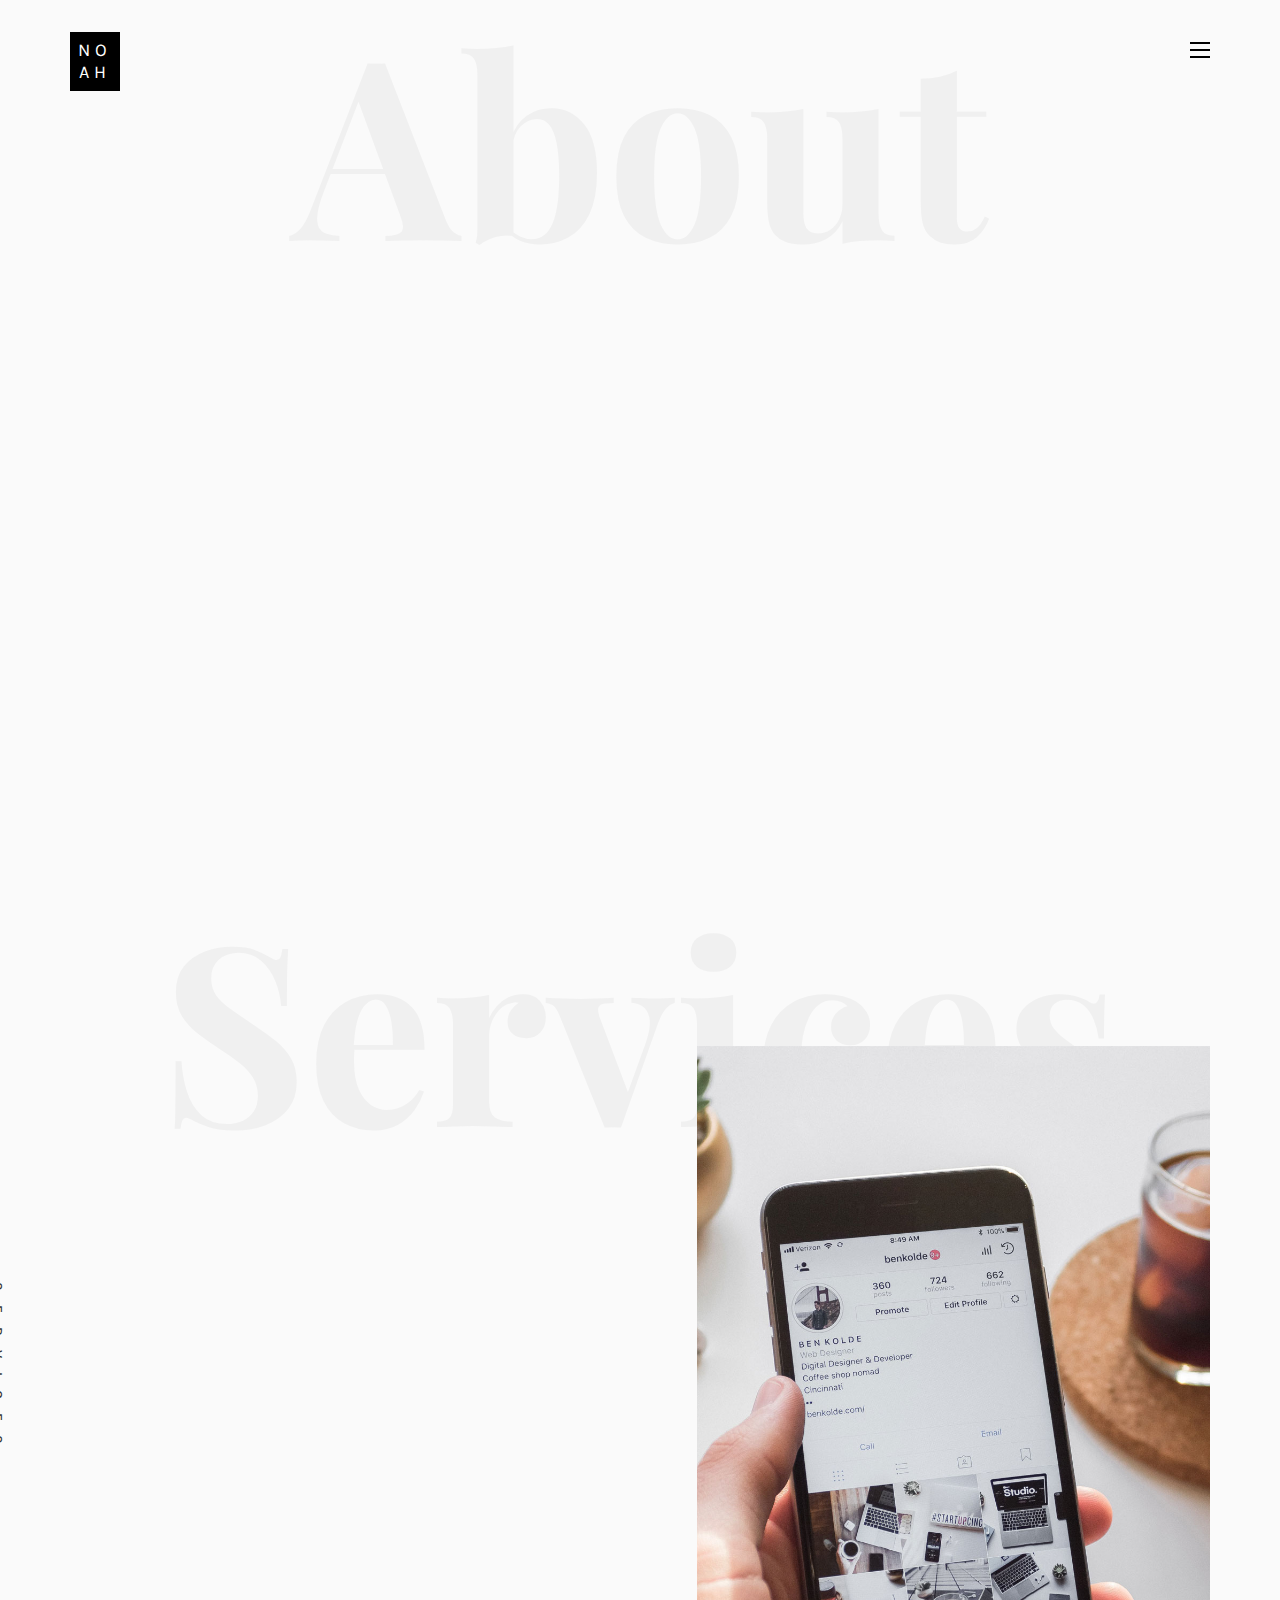
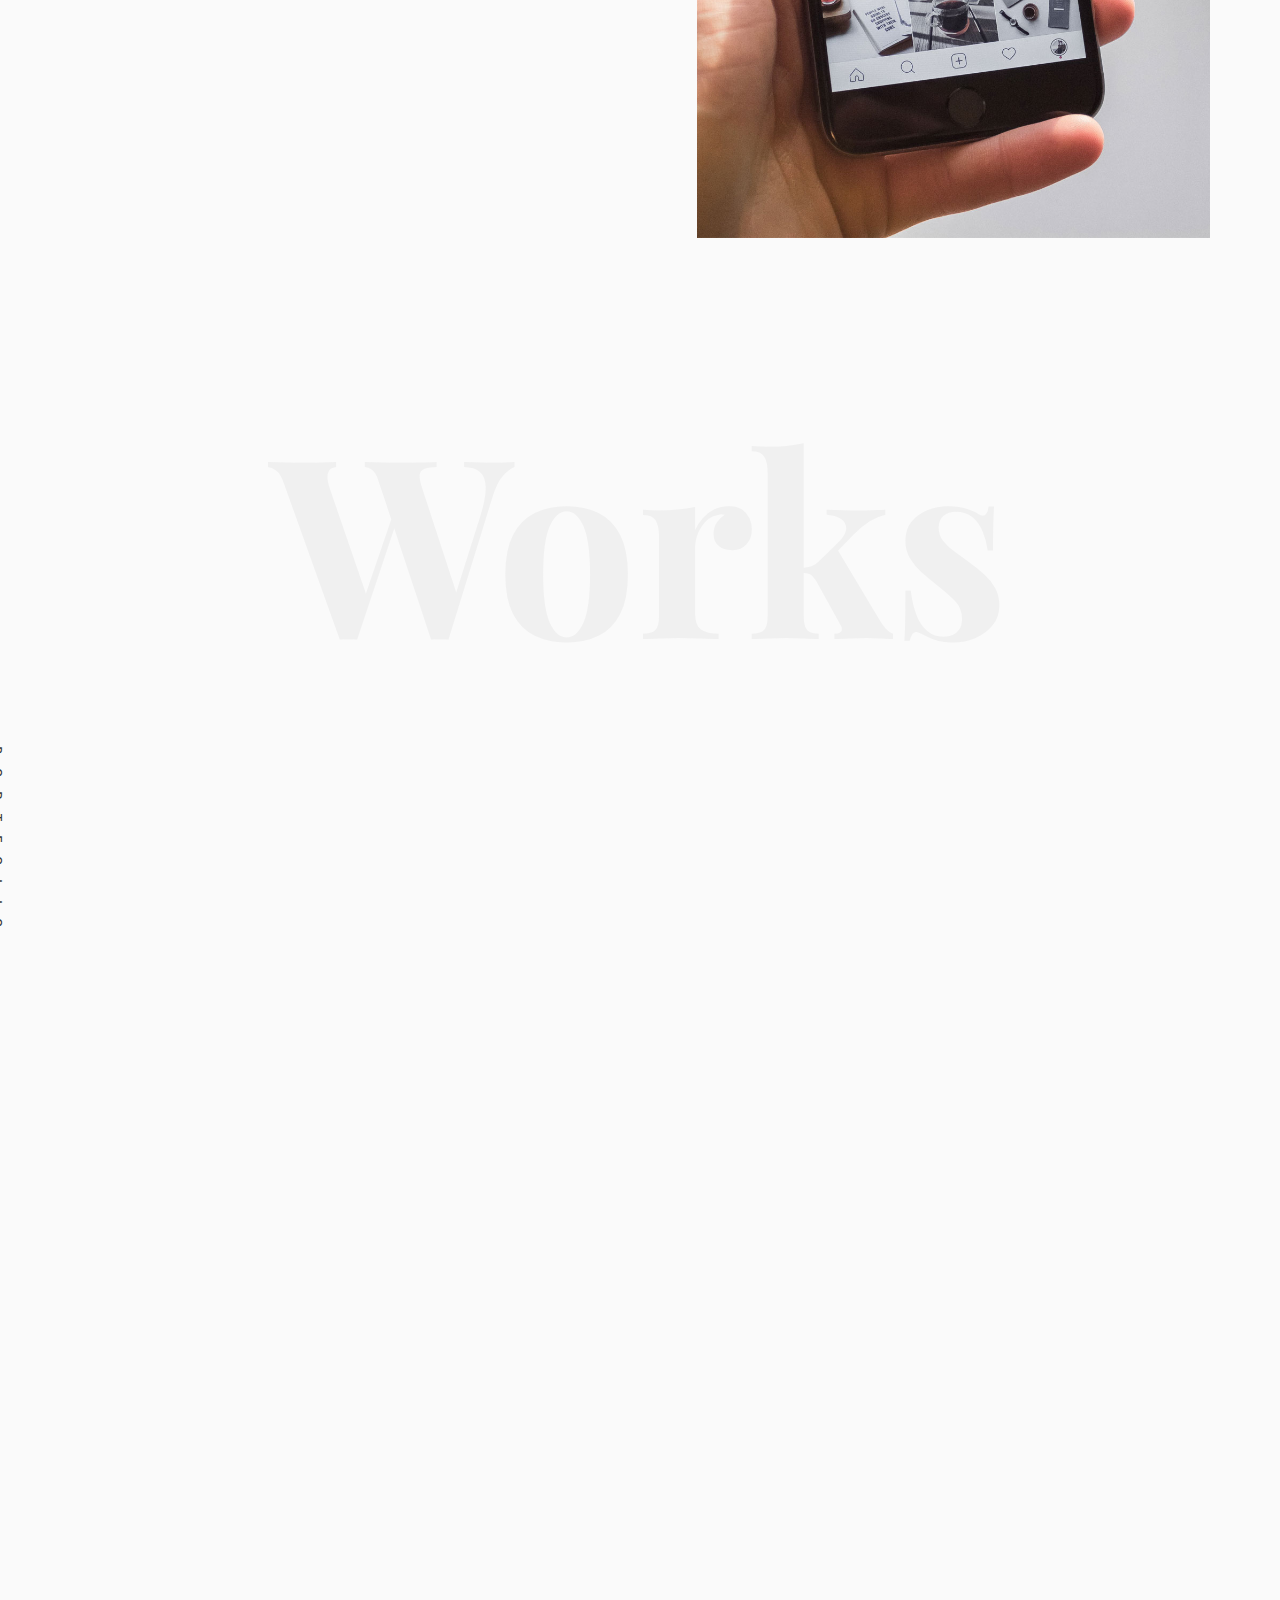
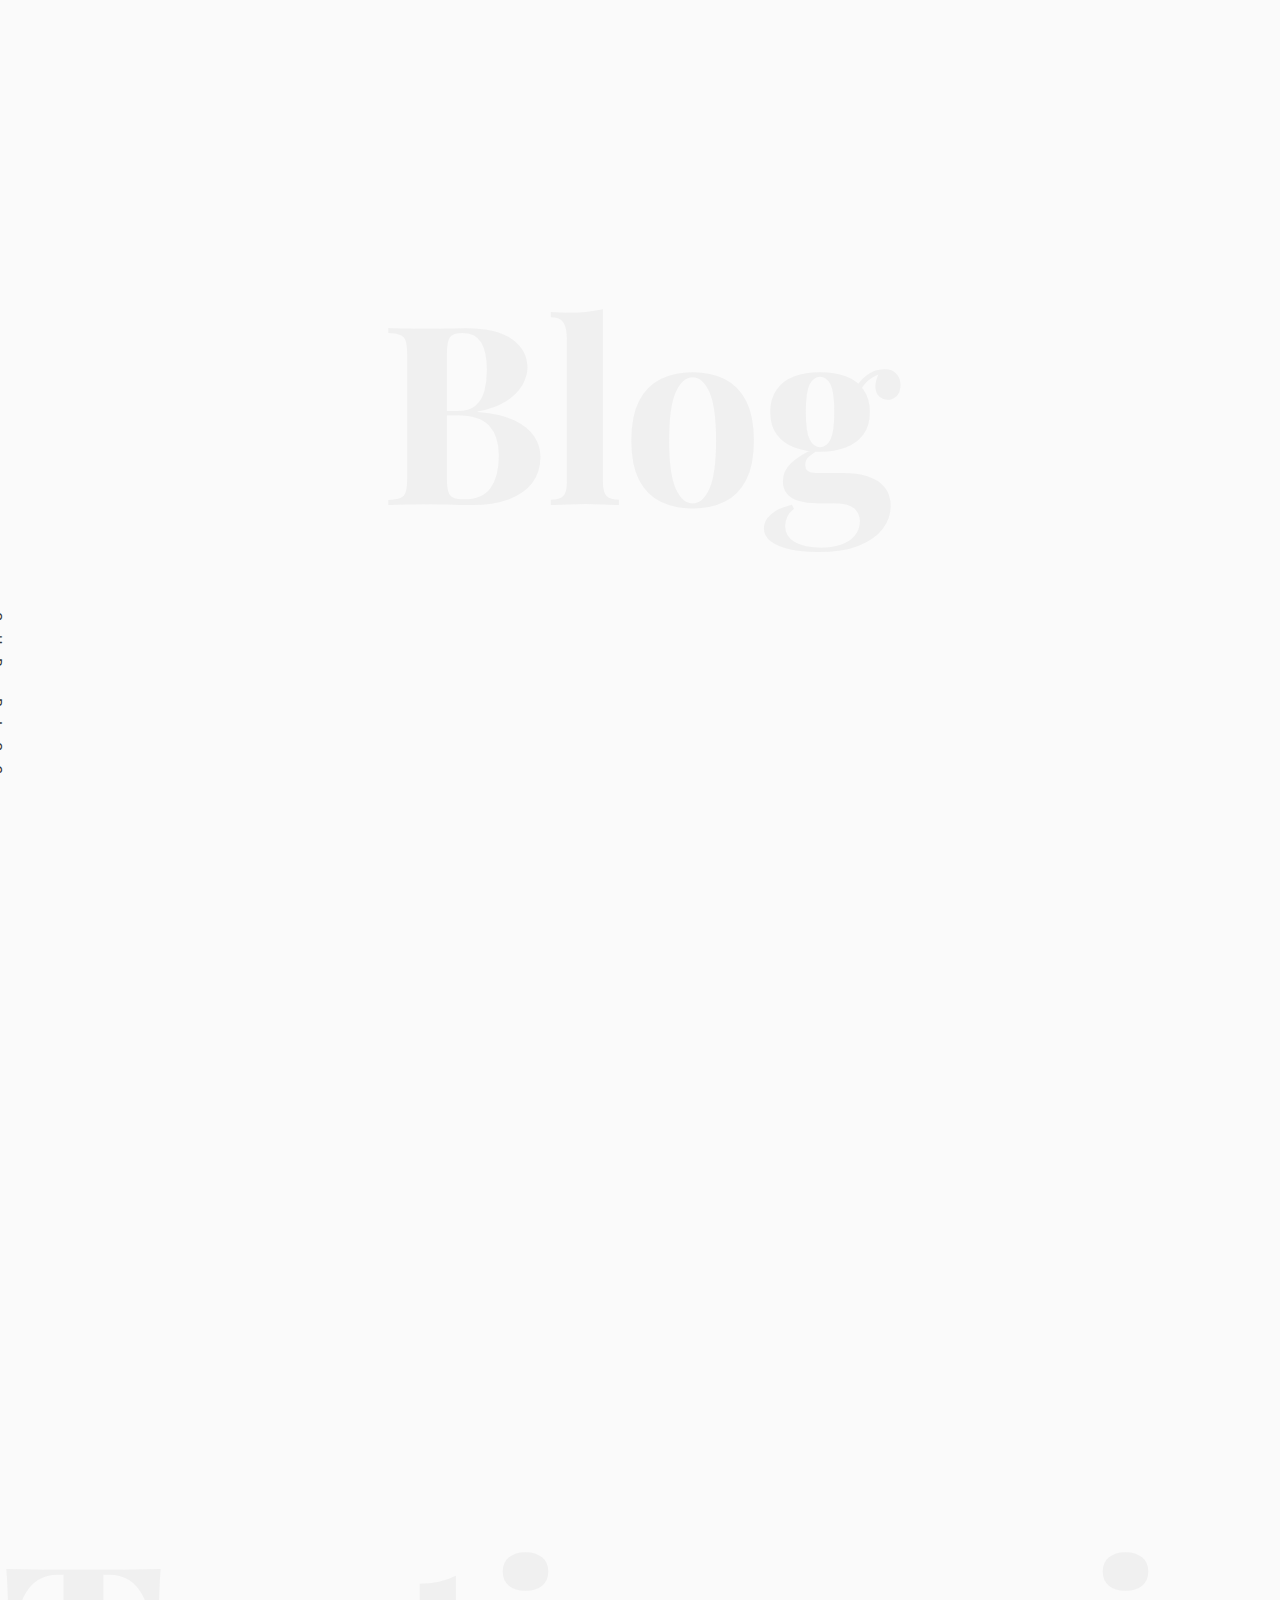
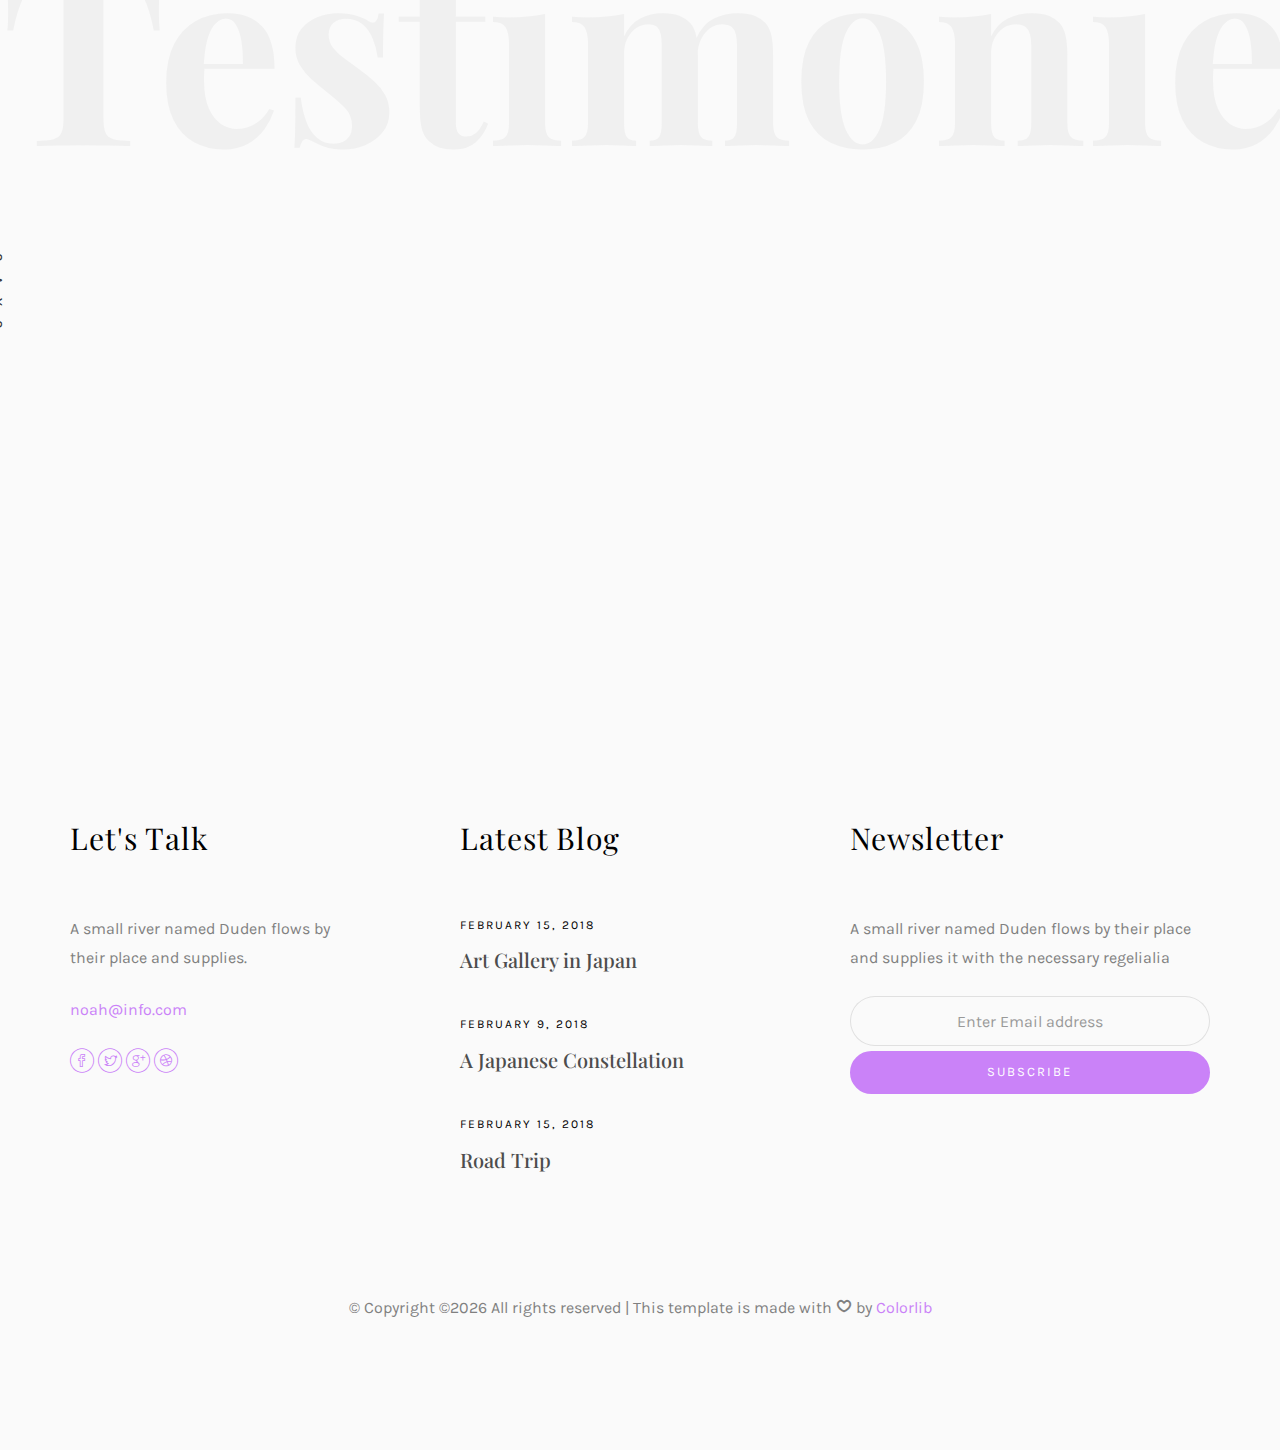
<file: PersonalPortfolioWeb/patterns/portfolio web template/noah-master/index.html>
<!DOCTYPE HTML>
<html>
	<head>
	<meta charset="utf-8">
	<meta http-equiv="X-UA-Compatible" content="IE=edge">
	<title>Noah Template</title>
	<meta name="viewport" content="width=device-width, initial-scale=1">
	<meta name="description" content="" />
	<meta name="keywords" content="" />
	<meta name="author" content="" />

  <!-- Facebook and Twitter integration -->
	<meta property="og:title" content=""/>
	<meta property="og:image" content=""/>
	<meta property="og:url" content=""/>
	<meta property="og:site_name" content=""/>
	<meta property="og:description" content=""/>
	<meta name="twitter:title" content="" />
	<meta name="twitter:image" content="" />
	<meta name="twitter:url" content="" />
	<meta name="twitter:card" content="" />

	<!-- Place favicon.ico and apple-touch-icon.png in the root directory -->
	<link rel="shortcut icon" href="favicon.ico">

	<link href="https://fonts.googleapis.com/css?family=Karla:400,700" rel="stylesheet">
	<link href="https://fonts.googleapis.com/css?family=Playfair+Display:400,400i,700" rel="stylesheet">
	
	<!-- Animate.css -->
	<link rel="stylesheet" href="css/animate.css">
	<!-- Icomoon Icon Fonts-->
	<link rel="stylesheet" href="css/icomoon.css">
	<!-- Bootstrap  -->
	<link rel="stylesheet" href="css/bootstrap.css">
	<!-- Owl Carousel -->
	<link rel="stylesheet" href="css/owl.carousel.min.css">
	<link rel="stylesheet" href="css/owl.theme.default.min.css">
	<!-- Magnific Popup -->
	<link rel="stylesheet" href="css/magnific-popup.css">

	<link rel="stylesheet" href="css/style.css">


	<!-- Modernizr JS -->
	<script src="js/modernizr-2.6.2.min.js"></script>
	<!-- FOR IE9 below -->
	<!--[if lt IE 9]>
	<script src="js/respond.min.js"></script>
	<![endif]-->

	</head>
	<body>

	<nav id="colorlib-main-nav" role="navigation">
		<a href="#" class="js-colorlib-nav-toggle colorlib-nav-toggle active"><i></i></a>
		<div class="js-fullheight colorlib-table">
			<div class="colorlib-table-cell js-fullheight">
				<div class="row">
					<div class="col-md-12">
						<div class="form-group">
							<input type="text" class="form-control" id="search" placeholder="Enter any key to search...">
							<button type="submit" class="btn btn-primary"><i class="icon-search3"></i></button>
						</div>
					</div>
				</div>
				<div class="row">
					<div class="col-md-12">
						<ul>
							<li class="active"><a href="index.html">Home</a></li>
							<li><a href="services.html">Services</a></li>
							<li><a href="work.html">Work</a></li>
							<li><a href="blog.html">Blog</a></li>
							<li><a href="about.html">About</a></li>
							<li><a href="contact.html">Contact</a></li>
						</ul>
					</div>
				</div>
				<div class="row">
					<div class="col-md-12">
						<h2 class="head-title">Works</h2>
						<a href="images/work-1.jpg" class="gallery image-popup-link text-center" style="background-image: url(images/work-1.jpg);">
							<span><i class="icon-search3"></i></span>
						</a>
						<a href="images/work-2.jpg" class="gallery image-popup-link text-center" style="background-image: url(images/work-2.jpg);">
							<span><i class="icon-search3"></i></span>
						</a>
						<a href="images/work-3.jpg" class="gallery image-popup-link text-center" style="background-image: url(images/work-3.jpg);">
							<span><i class="icon-search3"></i></span>
						</a>
						<a href="images/work-4.jpg" class="gallery image-popup-link text-center" style="background-image: url(images/work-4.jpg);">
							<span><i class="icon-search3"></i></span>
						</a>
					</div>
				</div>
			</div>
		</div>
	</nav>
	
	<div id="colorlib-page">
		<header>
			<div class="container">
				<div class="row">
					<div class="col-md-12">
						<div class="colorlib-navbar-brand">
							<a class="colorlib-logo" href="index.html"><span>No</span><span>ah</span></a>
						</div>
						<a href="#" class="js-colorlib-nav-toggle colorlib-nav-toggle"><i></i></a>
					</div>
				</div>
			</div>
		</header>
		<div id="colorlib-about">
			<div class="container">
				<div class="row text-center">
					<h2 class="bold">About</h2>
				</div>
				<div class="row">
					<div class="col-md-5 animate-box">
						<div class="owl-carousel3">
							<div class="item">
								<img class="img-responsive about-img" src="images/about.jpg" alt="html5 bootstrap template by colorlib.com">
							</div>
							<div class="item">
								<img class="img-responsive about-img" src="images/about-2.jpg" alt="html5 bootstrap template by colorlib.com">
							</div>
						</div>
					</div>
					<div class="col-md-6 col-md-push-1 animate-box">
						<div class="about-desc">
							<div class="owl-carousel3">
								<div class="item">
									<h2><span>Noah</span><span>Henderson</span></h2>
								</div>
								<div class="item">
									<h2><span>I'm</span><span>A Designer</span></h2>
								</div>
							</div>
							<div class="desc">
								<div class="rotate">
									<h2 class="heading">About</h2>
								</div>
								<p>A small river named Duden <a href="#">flows by their place</a> and supplies it with the necessary regelialia. It is a paradisematic country, in which roasted parts of sentences fly into your mouth. Even the all-powerful Pointing has no control about the blind texts it is an almost unorthographic life.</p>
								<p class="colorlib-social-icons">
									<a href="#"><i class="icon-facebook4"></i></a>
									<a href="#"><i class="icon-twitter3"></i></a>
									<a href="#"><i class="icon-googleplus"></i></a>
									<a href="#"><i class="icon-dribbble2"></i></a>
								</p>
								<p><a href="#" class="btn btn-primary btn-outline">Contact Me!</a></p>
							</div>
						</div>
					</div>
				</div>
			</div>
		</div>
		<div id="colorlib-services">
			<div class="container">
				<div class="row text-center">
					<h2 class="bold">Services</h2>
				</div>
				<div class="row">
					<div class="col-md-12">
						<div class="services-flex">
							<div class="one-third">
								<div class="row">
									<div class="col-md-12 col-md-offset-0 animate-box intro-heading">
										<span>My Services</span>
										<h2>Here Are Some of My Skills</h2>
									</div>
								</div>
								<div class="row">
									<div class="col-md-12">
										<div class="rotate">
											<h2 class="heading">Services</h2>
										</div>
									</div>
									<div class="col-md-6">
										<div class="services animate-box">
											<h3>1 - Graphic Design</h3>
											<ul>
												<li>UI Design</li>
												<li>Website &amp; Digital Design</li>
												<li>Brading &amp; Visual Identity</li>
												<li>Print Design</li>
											</ul>
										</div>
										<div class="services animate-box">
											<h3>3 - Front End Development</h3>
											<ul>
												<li>HTML / CSS</li>
												<li>JS &amp; Jquery Startup</li>
												<li>WordPress</li>
												<li>Jomla</li>
											</ul>
										</div>
									</div>
									<div class="col-md-6">
										<div class="services animate-box">
											<h3>2 - Illustration</h3>
											<ul>
												<li>Editorial</li>
												<li>Narrative</li>
												<li>Motion Graphics</li>
												<li>Animation</li>
												<li>Visual Effects</li>
											</ul>
										</div>
										<div class="services animate-box">
											<h3>4 - Web Marketing</h3>
											<ul>
												<li>Sales Marketing</li>
												<li>Invoice</li>
												<li>eCommerce</li>
											</ul>
										</div>
									</div>
								</div>
							</div>
							<div class="one-forth services-img" style="background-image: url(images/services-img-1.jpg);">
							</div>
						</div>
					</div>
				</div>
			</div>
		</div>

		<div id="colorlib-work">
			<div class="container">
				<div class="row text-center">
					<h2 class="bold">Works</h2>
				</div>
				<div class="row">
					<div class="col-md-12 col-md-offset-0 text-center animate-box intro-heading">
						<span>Portfolio</span>
						<h2>Done Projects</h2>
					</div>
				</div>
				<div class="row">
					<div class="col-md-12">
						<div class="rotate">
							<h2 class="heading">Portfolio</h2>
						</div>
					</div>
				</div>
				<div class="row">
					<div class="col-md-12">
						<div class="work-entry animate-box">
							<a href="work.html" class="work-img" style="background-image: url(images/work-1.jpg);">
								<div class="display-t">
									<div class="work-name">
										<h2>Pursuing Best</h2>
									</div>
								</div>
							</a>
							<div class="col-md-4 col-md-offset-4">
								<div class="desc">
									<p>Far far away, behind the word mountains, far from the countries Vokalia and Consonantia, there live the blind texts. Separated they live in Bookmarksgrove right at the coast of the Semantics, a large language ocean.</p>
									<p class="read"><a href="#">View details</a></p>
								</div>
							</div>
						</div>
					</div>
					<div class="col-md-12">
						<div class="work-entry animate-box">
							<a href="work.html" class="work-img" style="background-image: url(images/work-2.jpg);">
								<div class="display-t">
									<div class="work-name">
										<h2>Coordinates</h2>
									</div>
								</div>
							</a>
							<div class="col-md-4 col-md-offset-4">
								<div class="desc">
									<p>Far far away, behind the word mountains, far from the countries Vokalia and Consonantia, there live the blind texts. Separated they live in Bookmarksgrove right at the coast of the Semantics, a large language ocean.</p>
									<p class="read"><a href="#">View Details</a></p>
								</div>
							</div>
						</div>
					</div>
					<div class="col-md-12">
						<div class="work-entry animate-box">
							<a href="work.html" class="work-img" style="background-image: url(images/work-3.jpg);">
								<div class="display-t">
									<div class="work-name">
										<h2>Cristall</h2>
									</div>
								</div>
							</a>
							<div class="col-md-4 col-md-offset-4">
								<div class="desc">
									<p>Far far away, behind the word mountains, far from the countries Vokalia and Consonantia, there live the blind texts. Separated they live in Bookmarksgrove right at the coast of the Semantics, a large language ocean.</p>
									<p class="read"><a href="#">View details</a></p>
								</div>
							</div>
						</div>
					</div>
					<div class="col-md-12">
						<div class="work-entry animate-box">
							<a href="work.html" class="work-img" style="background-image: url(images/work-4.jpg);">
								<div class="display-t">
									<div class="work-name">
										<h2>Black</h2>
									</div>
								</div>
							</a>
							<div class="col-md-4 col-md-offset-4">
								<div class="desc">
									<p>Far far away, behind the word mountains, far from the countries Vokalia and Consonantia, there live the blind texts. Separated they live in Bookmarksgrove right at the coast of the Semantics, a large language ocean.</p>
									<p class="read"><a href="#">View details</a></p>
								</div>
							</div>
						</div>
					</div>
				</div>
			</div>
		</div>

		<div id="colorlib-blog">
			<div class="container">
				<div class="row text-center">
					<h2 class="bold">Blog</h2>
				</div>
				<div class="row">
					<div class="col-md-12 col-md-offset-0 text-center animate-box intro-heading">
						<span>Blog</span>
						<h2>Read Our Case</h2>
					</div>
				</div>
				<div class="row">
					<div class="col-md-12">
						<div class="rotate">
							<h2 class="heading">Our Blog</h2>
						</div>
					</div>
				</div>
				<div class="row animate-box">
					<div class="owl-carousel1">
						<div class="item">
							<div class="col-md-12">
								<div class="article">
									<a href="blog.html" class="blog-img">
										<img class="img-responsive" src="images/img-1.jpg" alt="html5 bootstrap by colorlib.com">
										<div class="overlay"></div>
										<div class="link">
											<span class="read">Read more</h2>
										</div>
									</a>
									<div class="desc">
										<span class="meta">15, Feb 2018</span>
										<h2><a href="blog.html">A Japanese Constellation</a></h2>
										<p>When she reached the first hills of the Italic Mountains, she had a last view back on the skyline of her hometown Bookmarksgrove</p>
									</div>
								</div>
							</div>
						</div>
						<div class="item">
							<div class="col-md-12">
								<div class="article">
									<a href="blog.html" class="blog-img">
										<img class="img-responsive" src="images/img-2.jpg" alt="html5 bootstrap by colorlib.com">
										<div class="overlay"></div>
										<div class="link">
											<span class="read">Read more</h2>
										</div>
									</a>
									<div class="desc">
										<span class="meta">15, Feb 2018</span>
										<h2><a href="blog.html">A Japanese Constellation</a></h2>
										<p>When she reached the first hills of the Italic Mountains, she had a last view back on the skyline of her hometown Bookmarksgrove</p>
									</div>
								</div>
							</div>
						</div>
						<div class="item">
							<div class="col-md-12">
								<div class="article">
									<a href="blog.html" class="blog-img">
										<img class="img-responsive" src="images/img-3.jpg" alt="html5 bootstrap by colorlib.com">
										<div class="overlay"></div>
										<div class="link">
											<span class="read">Read more</h2>
										</div>
									</a>
									<div class="desc">
										<span class="meta">15, Feb 2018</span>
										<h2><a href="blog.html">A Japanese Constellation</a></h2>
										<p>When she reached the first hills of the Italic Mountains, she had a last view back on the skyline of her hometown Bookmarksgrove</p>
									</div>
								</div>
							</div>
						</div>
					</div>
				</div>
			</div>
		</div>

		<div id="colorlib-testimony">
			<div class="container">
				<div class="row text-center">
					<h2 class="bold">Testimonies</h2>
				</div>
				<div class="row">
					<div class="col-md-12 col-md-offset-0 text-center animate-box intro-heading">
						<span>Testimonies</span>
						<h2>Clients Says</h2>
					</div>
				</div>
				<div class="row">
					<div class="col-md-12">
						<div class="rotate">
							<h2 class="heading">Says</h2>
						</div>
					</div>
				</div>
				<div class="row animate-box">
					<div class="owl-carousel">
						<div class="item">
							<div class="col-md-12 text-center">
								<div class="testimony">
									<blockquote>
										<p>"A small river named Duden flows by their place and supplies it with the necessary regelialia.</p>
										<span>" &mdash; George Brooks</span>
									</blockquote>
								</div>
							</div>
						</div>
						<div class="item">
							<div class="col-md-12 text-center">
								<div class="testimony">
									<blockquote>
										<p>"Even the all-powerful Pointing has no control about the blind texts it is an almost unorthographic life One day however a small line of blind text by the name of Lorem Ipsum decided to leave for the far World of Grammar.</p>
										<span>" &mdash; Daniel Foster</span>
									</blockquote>
								</div>
							</div>
						</div>
						<div class="item">
							<div class="col-md-12 text-center">
								<div class="testimony">
									<blockquote>
										<p>"When she reached the first hills of the Italic Mountains, she had a last view back on the skyline of her hometown Bookmarksgrove</p>
										<span>" &mdash; Liam Jenkins</span>
									</blockquote>
								</div>
							</div>
						</div>
					</div>
				</div>
			</div>
		</div>

		<footer>
			<div id="footer">
				<div class="container">
					<div class="row">
						<div class="col-md-4 col-pb-sm">
							<div class="row">
								<div class="col-md-10">
									<h2>Let's Talk</h2>
									<p>A small river named Duden flows by their place and supplies.</p>
									<p><a href="#">noah@info.com</a></p>
									<p class="colorlib-social-icons">
										<a href="#"><i class="icon-facebook4"></i></a>
										<a href="#"><i class="icon-twitter3"></i></a>
										<a href="#"><i class="icon-googleplus"></i></a>
										<a href="#"><i class="icon-dribbble2"></i></a>
									</p>
								</div>
							</div>
						</div>
						<div class="col-md-4 col-pb-sm">
							<h2>Latest Blog</h2>
							<div class="f-entry">
								<a href="#" class="featured-img" style="background-image: url(images/img-1.jpg);"></a>
								<div class="desc">
									<span>February 15, 2018</span>
									<h3><a href="#">Art Gallery in Japan</a></h3>
								</div>
							</div>
							<div class="f-entry">
								<a href="#" class="featured-img" style="background-image: url(images/img-2.jpg);"></a>
								<div class="desc">
									<span>February 9, 2018</span>
									<h3><a href="#">A Japanese Constellation</a></h3>
								</div>
							</div>
							<div class="f-entry">
								<a href="#" class="featured-img" style="background-image: url(images/img-3.jpg);"></a>
								<div class="desc">
									<span>February 15, 2018</span>
									<h3><a href="#">Road Trip</a></h3>
								</div>
							</div>
						</div>
						<div class="col-md-4 col-pb-sm">
							<h2>Newsletter</h2>
							<p>A small river named Duden flows by their place and supplies it with the necessary regelialia</p>
							<div class="subscribe text-center">
								<div class="form-group">
									<input type="text" class="form-control text-center" placeholder="Enter Email address">
									<input type="submit" value="Subscribe" class="btn btn-primary btn-custom">
								</div>
							</div>
						</div>
					</div>
					<div class="row">
						<div class="col-md-12 text-center">
							<p>
								&copy; <!-- Link back to Colorlib can't be removed. Template is licensed under CC BY 3.0. -->
Copyright &copy;<script>document.write(new Date().getFullYear());</script> All rights reserved | This template is made with <i class="icon-heart4" aria-hidden="true"></i> by <a href="https://colorlib.com" target="_blank">Colorlib</a>
<!-- Link back to Colorlib can't be removed. Template is licensed under CC BY 3.0. -->
							</p>
						</div>
					</div>
				</div>
			</div>
		</footer>
	
	</div>

	<!-- jQuery -->
	<script src="js/jquery.min.js"></script>
	<!-- jQuery Easing -->
	<script src="js/jquery.easing.1.3.js"></script>
	<!-- Bootstrap -->
	<script src="js/bootstrap.min.js"></script>
	<!-- Waypoints -->
	<script src="js/jquery.waypoints.min.js"></script>
	<!-- Owl Carousel -->
	<script src="js/owl.carousel.min.js"></script>
	<!-- Magnific Popup -->
	<script src="js/jquery.magnific-popup.min.js"></script>
	<script src="js/magnific-popup-options.js"></script>

	<!-- Main JS (Do not remove) -->
	<script src="js/main.js"></script>

	</body>
</html>
</file>
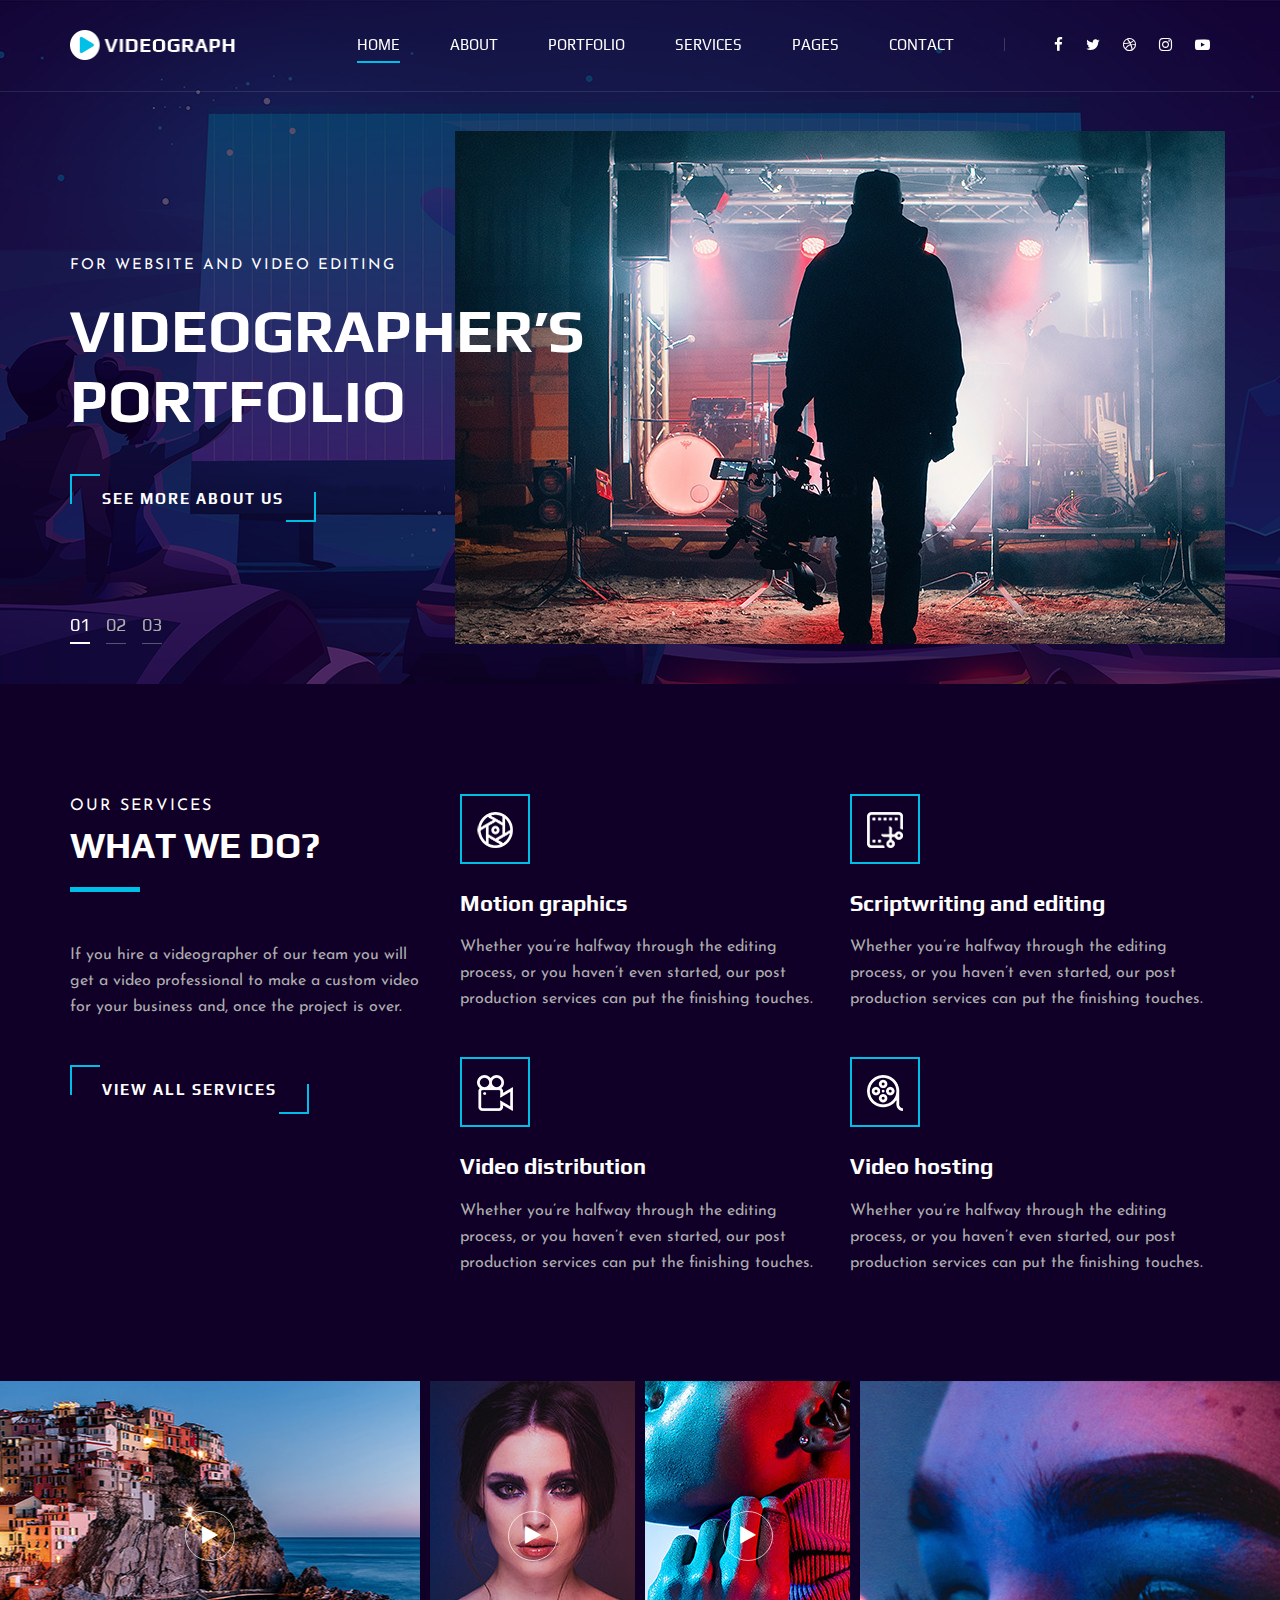
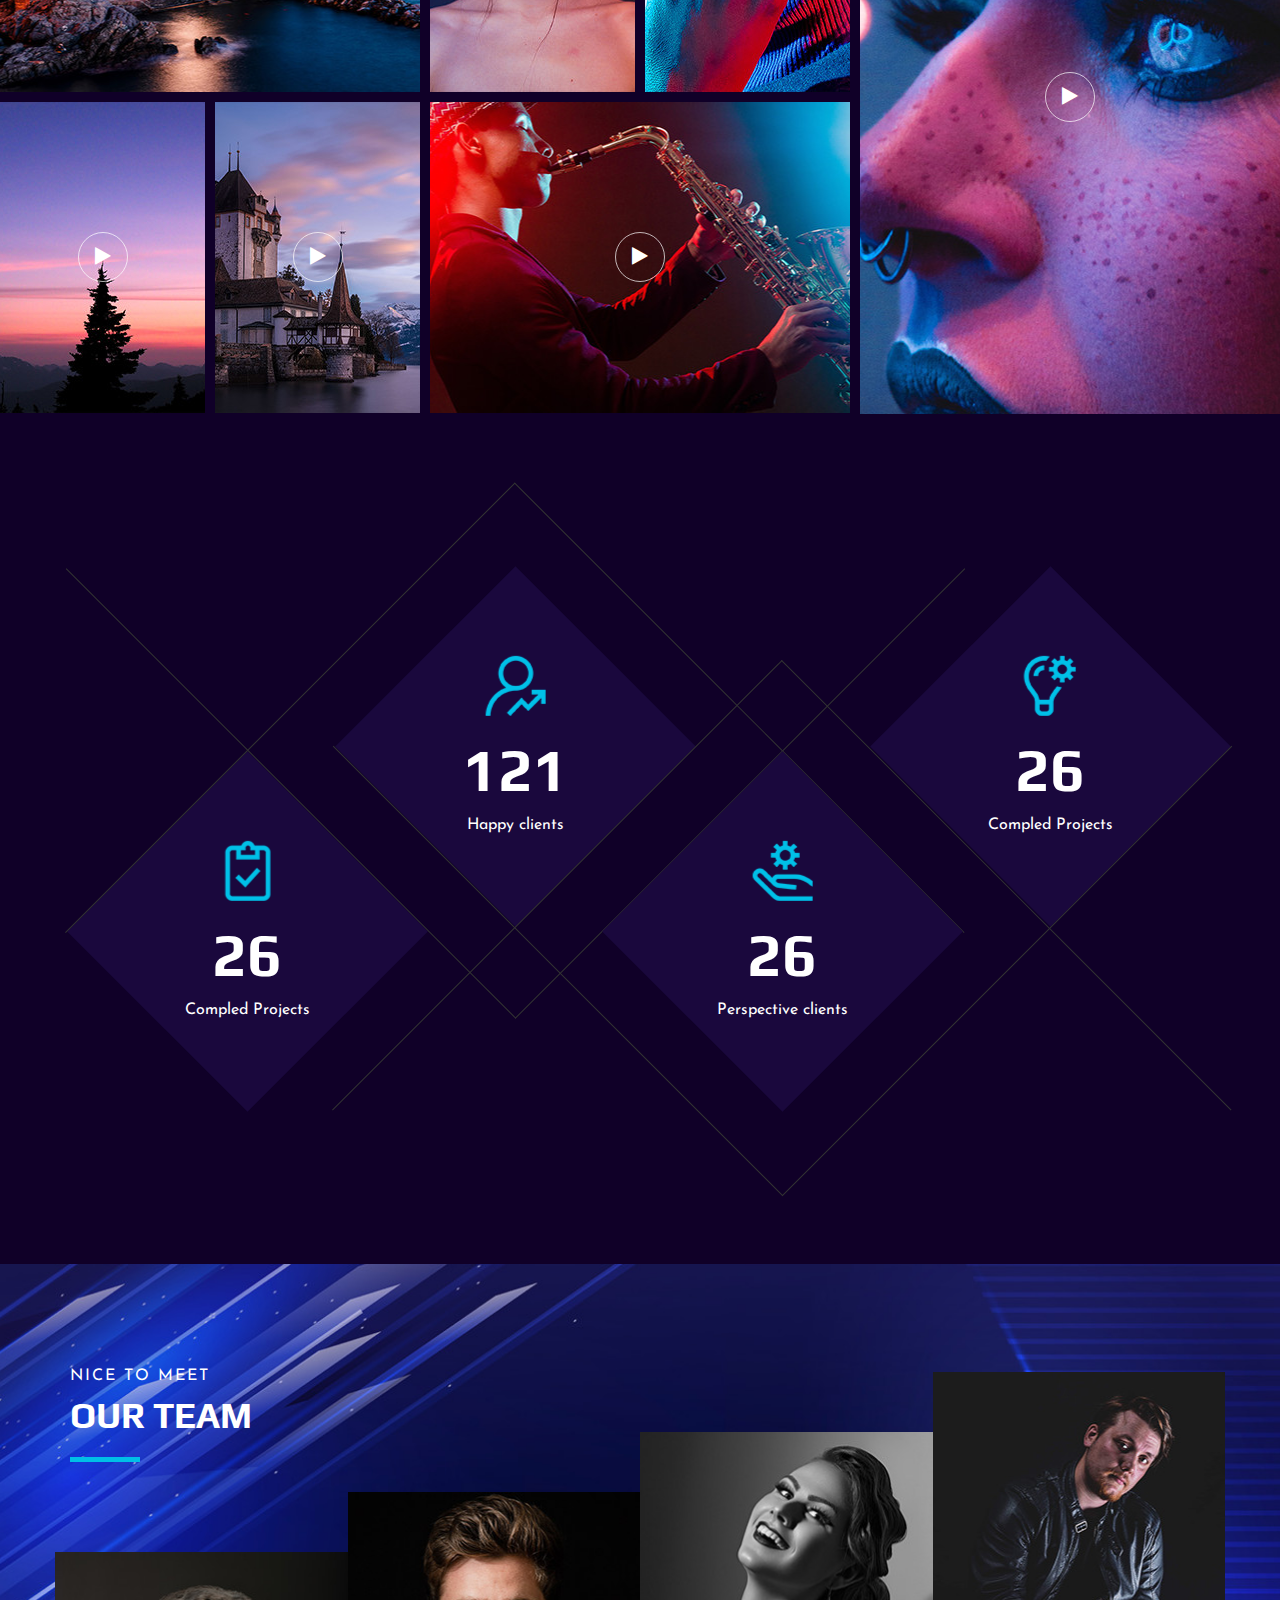
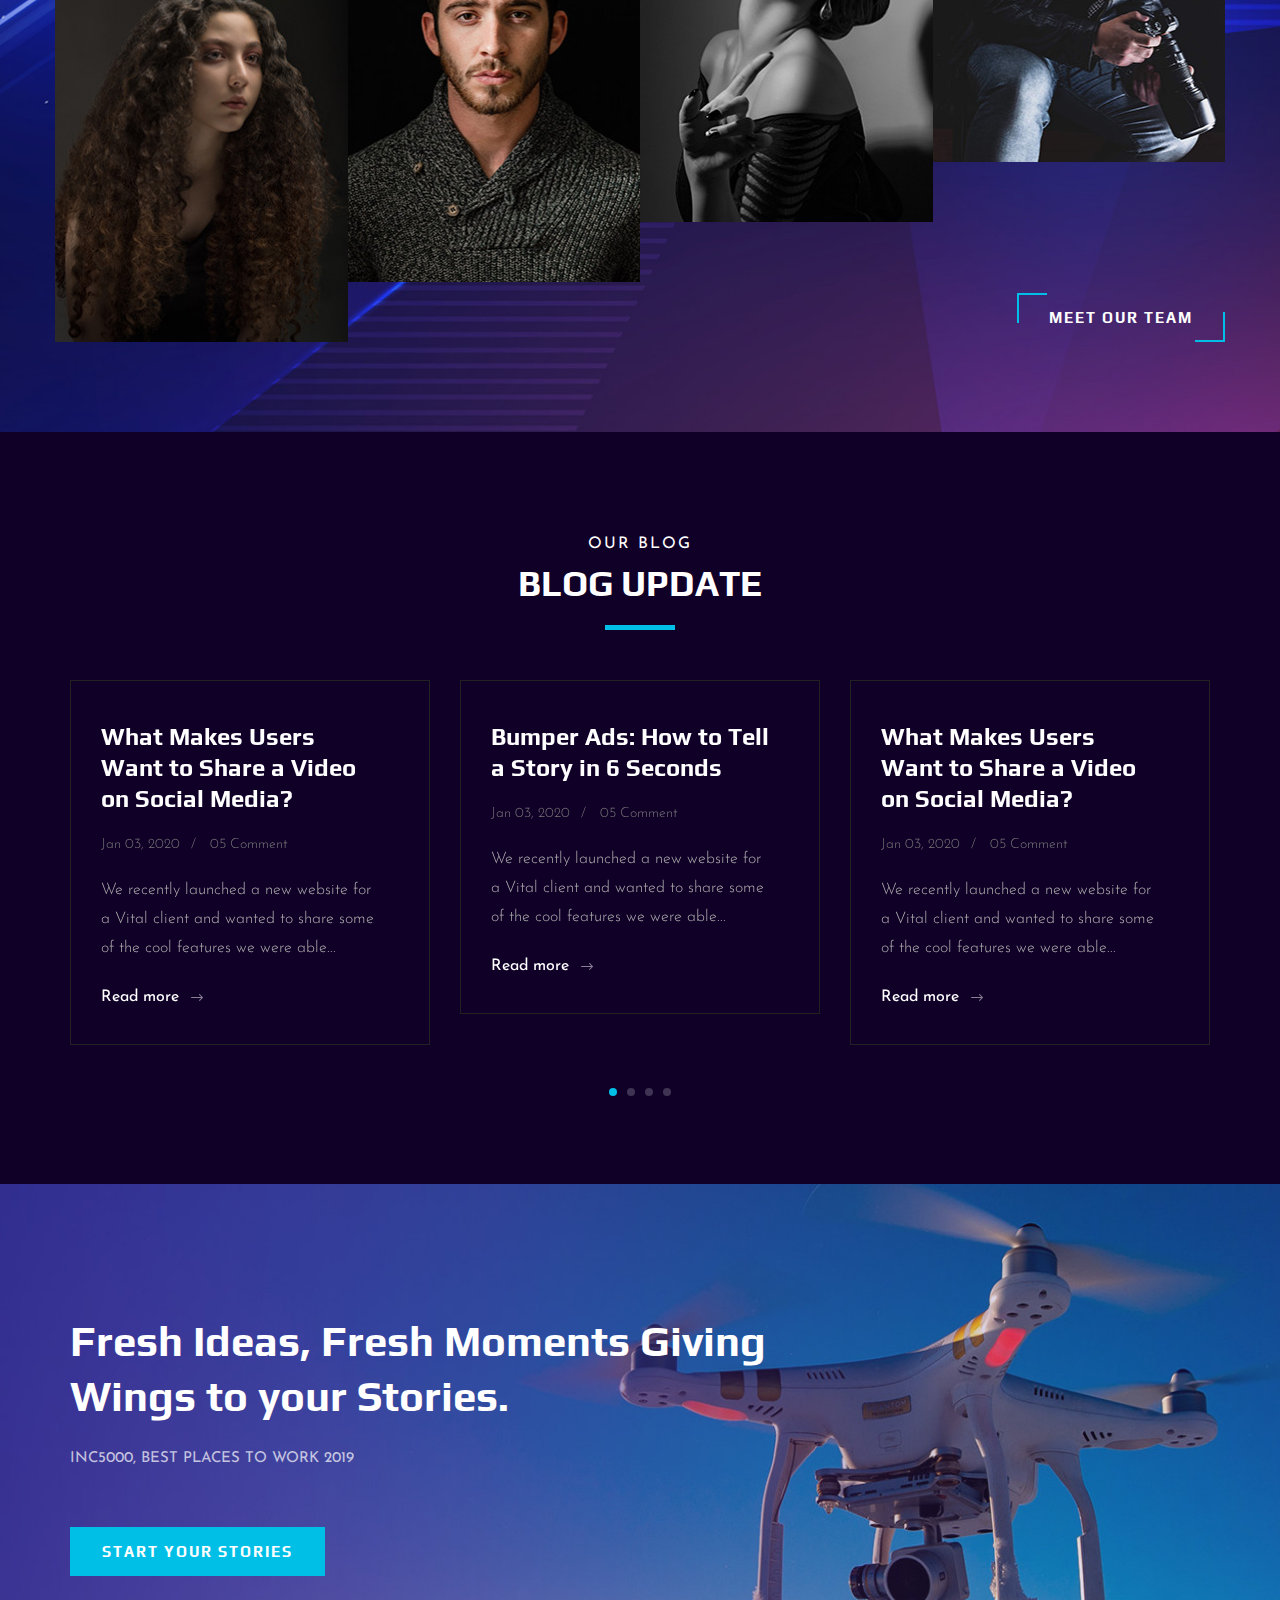
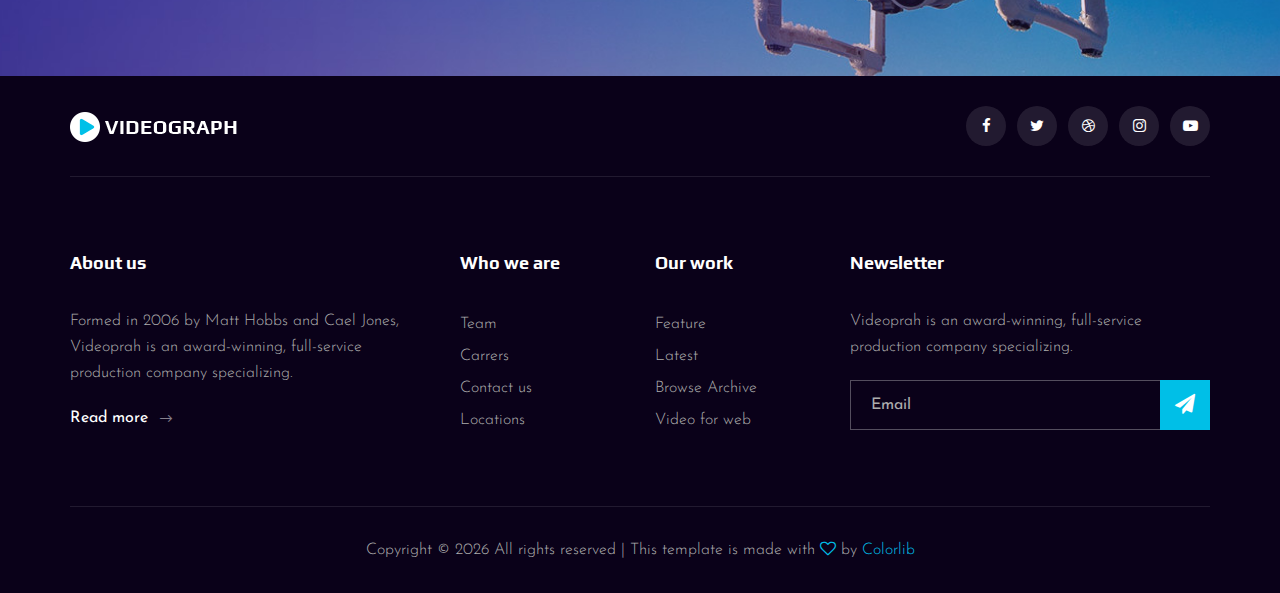
<file: PersonalPortfolioWeb/patterns/portfolio web template/videograph-master/index.html>
<!DOCTYPE html>
<html lang="zxx">

<head>
    <meta charset="UTF-8">
    <meta name="description" content="Videograph Template">
    <meta name="keywords" content="Videograph, unica, creative, html">
    <meta name="viewport" content="width=device-width, initial-scale=1.0">
    <meta http-equiv="X-UA-Compatible" content="ie=edge">
    <title>Videograph | Template</title>

    <!-- Google Font -->
    <link href="https://fonts.googleapis.com/css2?family=Play:wght@400;700&display=swap" rel="stylesheet">
    <link href="https://fonts.googleapis.com/css2?family=Josefin+Sans:wght@300;400;500;600;700&display=swap"
        rel="stylesheet">

    <!-- Css Styles -->
    <link rel="stylesheet" href="css/bootstrap.min.css" type="text/css">
    <link rel="stylesheet" href="css/font-awesome.min.css" type="text/css">
    <link rel="stylesheet" href="css/elegant-icons.css" type="text/css">
    <link rel="stylesheet" href="css/owl.carousel.min.css" type="text/css">
    <link rel="stylesheet" href="css/magnific-popup.css" type="text/css">
    <link rel="stylesheet" href="css/slicknav.min.css" type="text/css">
    <link rel="stylesheet" href="css/style.css" type="text/css">
</head>

<body>
    <!-- Page Preloder -->
    <div id="preloder">
        <div class="loader"></div>
    </div>

    <!-- Header Section Begin -->
    <header class="header">
        <div class="container">
            <div class="row">
                <div class="col-lg-2">
                    <div class="header__logo">
                        <a href="./index.html"><img src="img/logo.png" alt=""></a>
                    </div>
                </div>
                <div class="col-lg-10">
                    <div class="header__nav__option">
                        <nav class="header__nav__menu mobile-menu">
                            <ul>
                                <li class="active"><a href="./index.html">Home</a></li>
                                <li><a href="./about.html">About</a></li>
                                <li><a href="./portfolio.html">Portfolio</a></li>
                                <li><a href="./services.html">Services</a></li>
                                <li><a href="#">Pages</a>
                                    <ul class="dropdown">
                                        <li><a href="./about.html">About</a></li>
                                        <li><a href="./portfolio.html">Portfolio</a></li>
                                        <li><a href="./blog.html">Blog</a></li>
                                        <li><a href="./blog-details.html">Blog Details</a></li>
                                    </ul>
                                </li>
                                <li><a href="./contact.html">Contact</a></li>
                            </ul>
                        </nav>
                        <div class="header__nav__social">
                            <a href="#"><i class="fa fa-facebook"></i></a>
                            <a href="#"><i class="fa fa-twitter"></i></a>
                            <a href="#"><i class="fa fa-dribbble"></i></a>
                            <a href="#"><i class="fa fa-instagram"></i></a>
                            <a href="#"><i class="fa fa-youtube-play"></i></a>
                        </div>
                    </div>
                </div>
            </div>
            <div id="mobile-menu-wrap"></div>
        </div>
    </header>
    <!-- Header End -->

    <!-- Hero Section Begin -->
    <section class="hero">
        <div class="hero__slider owl-carousel">
            <div class="hero__item set-bg" data-setbg="img/hero/hero-1.jpg">
                <div class="container">
                    <div class="row">
                        <div class="col-lg-6">
                            <div class="hero__text">
                                <span>For website and video editing</span>
                                <h2>Videographer’s Portfolio</h2>
                                <a href="#" class="primary-btn">See more about us</a>
                            </div>
                        </div>
                    </div>
                </div>
            </div>
            <div class="hero__item set-bg" data-setbg="img/hero/hero-1.jpg">
                <div class="container">
                    <div class="row">
                        <div class="col-lg-6">
                            <div class="hero__text">
                                <span>For website and video editing</span>
                                <h2>Videographer’s Portfolio</h2>
                                <a href="#" class="primary-btn">See more about us</a>
                            </div>
                        </div>
                    </div>
                </div>
            </div>
            <div class="hero__item set-bg" data-setbg="img/hero/hero-1.jpg">
                <div class="container">
                    <div class="row">
                        <div class="col-lg-6">
                            <div class="hero__text">
                                <span>For website and video editing</span>
                                <h2>Videographer’s Portfolio</h2>
                                <a href="#" class="primary-btn">See more about us</a>
                            </div>
                        </div>
                    </div>
                </div>
            </div>
        </div>
    </section>
    <!-- Hero Section End -->

    <!-- Services Section Begin -->
    <section class="services spad">
        <div class="container">
            <div class="row">
                <div class="col-lg-4">
                    <div class="services__title">
                        <div class="section-title">
                            <span>Our services</span>
                            <h2>What We do?</h2>
                        </div>
                        <p>If you hire a videographer of our team you will get a video professional to make a custom
                            video for your business and, once the project is over.</p>
                        <a href="#" class="primary-btn">View all services</a>
                    </div>
                </div>
                <div class="col-lg-8">
                    <div class="row">
                        <div class="col-lg-6 col-md-6 col-sm-6">
                            <div class="services__item">
                                <div class="services__item__icon">
                                    <img src="img/icons/si-1.png" alt="">
                                </div>
                                <h4>Motion graphics</h4>
                                <p>Whether you’re halfway through the editing process, or you haven’t even started, our
                                    post production services can put the finishing touches.</p>
                            </div>
                        </div>
                        <div class="col-lg-6 col-md-6 col-sm-6">
                            <div class="services__item">
                                <div class="services__item__icon">
                                    <img src="img/icons/si-2.png" alt="">
                                </div>
                                <h4>Scriptwriting and editing</h4>
                                <p>Whether you’re halfway through the editing process, or you haven’t even started, our
                                    post production services can put the finishing touches.</p>
                            </div>
                        </div>
                        <div class="col-lg-6 col-md-6 col-sm-6">
                            <div class="services__item">
                                <div class="services__item__icon">
                                    <img src="img/icons/si-3.png" alt="">
                                </div>
                                <h4>Video distribution</h4>
                                <p>Whether you’re halfway through the editing process, or you haven’t even started, our
                                    post production services can put the finishing touches.</p>
                            </div>
                        </div>
                        <div class="col-lg-6 col-md-6 col-sm-6">
                            <div class="services__item">
                                <div class="services__item__icon">
                                    <img src="img/icons/si-4.png" alt="">
                                </div>
                                <h4>Video hosting</h4>
                                <p>Whether you’re halfway through the editing process, or you haven’t even started, our
                                    post production services can put the finishing touches.</p>
                            </div>
                        </div>
                    </div>
                </div>
            </div>
        </div>
    </section>
    <!-- Services Section End -->

    <!-- Work Section Begin -->
    <section class="work">
        <div class="work__gallery">
            <div class="grid-sizer"></div>
            <div class="work__item wide__item set-bg" data-setbg="img/work/work-1.jpg">
                <a href="https://www.youtube.com/watch?v=LXb3EKWsInQ" class="play-btn video-popup"><i
                        class="fa fa-play"></i></a>
                <div class="work__item__hover">
                    <h4>VIP Auto Tires & Service</h4>
                    <ul>
                        <li>eCommerce</li>
                        <li>Magento</li>
                    </ul>
                </div>
            </div>
            <div class="work__item small__item set-bg" data-setbg="img/work/work-2.jpg">
                <a href="https://www.youtube.com/watch?v=LXb3EKWsInQ" class="play-btn video-popup"><i
                        class="fa fa-play"></i></a>
            </div>
            <div class="work__item small__item set-bg" data-setbg="img/work/work-3.jpg">
                <a href="https://www.youtube.com/watch?v=LXb3EKWsInQ" class="play-btn video-popup"><i
                        class="fa fa-play"></i></a>
            </div>
            <div class="work__item large__item set-bg" data-setbg="img/work/work-4.jpg">
                <a href="https://www.youtube.com/watch?v=LXb3EKWsInQ" class="play-btn video-popup"><i
                        class="fa fa-play"></i></a>
                <div class="work__item__hover">
                    <h4>VIP Auto Tires & Service</h4>
                    <ul>
                        <li>eCommerce</li>
                        <li>Magento</li>
                    </ul>
                </div>
            </div>
            <div class="work__item small__item set-bg" data-setbg="img/work/work-5.jpg">
                <a href="https://www.youtube.com/watch?v=LXb3EKWsInQ" class="play-btn video-popup"><i
                        class="fa fa-play"></i></a>
            </div>
            <div class="work__item small__item set-bg" data-setbg="img/work/work-6.jpg">
                <a href="https://www.youtube.com/watch?v=LXb3EKWsInQ" class="play-btn video-popup"><i
                        class="fa fa-play"></i></a>
            </div>
            <div class="work__item wide__item set-bg" data-setbg="img/work/work-7.jpg">
                <a href="https://www.youtube.com/watch?v=LXb3EKWsInQ" class="play-btn video-popup"><i
                        class="fa fa-play"></i></a>
                <div class="work__item__hover">
                    <h4>VIP Auto Tires & Service</h4>
                    <ul>
                        <li>eCommerce</li>
                        <li>Magento</li>
                    </ul>
                </div>
            </div>
        </div>
    </section>
    <!-- Work Section End -->

    <!-- Counter Section Begin -->
    <section class="counter">
        <div class="container">
            <div class="counter__content">
                <div class="row">
                    <div class="col-lg-3 col-md-6 col-sm-6">
                        <div class="counter__item">
                            <div class="counter__item__text">
                                <img src="img/icons/ci-1.png" alt="">
                                <h2 class="counter_num">230</h2>
                                <p>Compled Projects</p>
                            </div>
                        </div>
                    </div>
                    <div class="col-lg-3 col-md-6 col-sm-6">
                        <div class="counter__item second__item">
                            <div class="counter__item__text">
                                <img src="img/icons/ci-2.png" alt="">
                                <h2 class="counter_num">1068</h2>
                                <p>Happy clients</p>
                            </div>
                        </div>
                    </div>
                    <div class="col-lg-3 col-md-6 col-sm-6">
                        <div class="counter__item third__item">
                            <div class="counter__item__text">
                                <img src="img/icons/ci-3.png" alt="">
                                <h2 class="counter_num">230</h2>
                                <p>Perspective clients</p>
                            </div>
                        </div>
                    </div>
                    <div class="col-lg-3 col-md-6 col-sm-6">
                        <div class="counter__item four__item">
                            <div class="counter__item__text">
                                <img src="img/icons/ci-4.png" alt="">
                                <h2 class="counter_num">230</h2>
                                <p>Compled Projects</p>
                            </div>
                        </div>
                    </div>
                </div>
            </div>
        </div>
    </section>
    <!-- Counter Section End -->

    <!-- Team Section Begin -->
    <section class="team spad set-bg" data-setbg="img/team-bg.jpg">
        <div class="container">
            <div class="row">
                <div class="col-lg-12">
                    <div class="section-title team__title">
                        <span>Nice to meet</span>
                        <h2>OUR Team</h2>
                    </div>
                </div>
            </div>
            <div class="row">
                <div class="col-lg-3 col-md-6 col-sm-6 p-0">
                    <div class="team__item set-bg" data-setbg="img/team/team-1.jpg">
                        <div class="team__item__text">
                            <h4>AMANDA STONE</h4>
                            <p>Videographer</p>
                            <div class="team__item__social">
                                <a href="#"><i class="fa fa-facebook"></i></a>
                                <a href="#"><i class="fa fa-twitter"></i></a>
                                <a href="#"><i class="fa fa-dribbble"></i></a>
                                <a href="#"><i class="fa fa-instagram"></i></a>
                            </div>
                        </div>
                    </div>
                </div>
                <div class="col-lg-3 col-md-6 col-sm-6 p-0">
                    <div class="team__item team__item--second set-bg" data-setbg="img/team/team-2.jpg">
                        <div class="team__item__text">
                            <h4>AMANDA STONE</h4>
                            <p>Videographer</p>
                            <div class="team__item__social">
                                <a href="#"><i class="fa fa-facebook"></i></a>
                                <a href="#"><i class="fa fa-twitter"></i></a>
                                <a href="#"><i class="fa fa-dribbble"></i></a>
                                <a href="#"><i class="fa fa-instagram"></i></a>
                            </div>
                        </div>
                    </div>
                </div>
                <div class="col-lg-3 col-md-6 col-sm-6 p-0">
                    <div class="team__item team__item--third set-bg" data-setbg="img/team/team-3.jpg">
                        <div class="team__item__text">
                            <h4>AMANDA STONE</h4>
                            <p>Videographer</p>
                            <div class="team__item__social">
                                <a href="#"><i class="fa fa-facebook"></i></a>
                                <a href="#"><i class="fa fa-twitter"></i></a>
                                <a href="#"><i class="fa fa-dribbble"></i></a>
                                <a href="#"><i class="fa fa-instagram"></i></a>
                            </div>
                        </div>
                    </div>
                </div>
                <div class="col-lg-3 col-md-6 col-sm-6 p-0">
                    <div class="team__item team__item--four set-bg" data-setbg="img/team/team-4.jpg">
                        <div class="team__item__text">
                            <h4>AMANDA STONE</h4>
                            <p>Videographer</p>
                            <div class="team__item__social">
                                <a href="#"><i class="fa fa-facebook"></i></a>
                                <a href="#"><i class="fa fa-twitter"></i></a>
                                <a href="#"><i class="fa fa-dribbble"></i></a>
                                <a href="#"><i class="fa fa-instagram"></i></a>
                            </div>
                        </div>
                    </div>
                </div>
                <div class="col-lg-12 p-0">
                    <div class="team__btn">
                        <a href="#" class="primary-btn">Meet Our Team</a>
                    </div>
                </div>
            </div>
        </div>
    </section>
    <!-- Team Section End -->

    <!-- Latest Blog Section Begin -->
    <section class="latest spad">
        <div class="container">
            <div class="row">
                <div class="col-lg-12">
                    <div class="section-title center-title">
                        <span>Our Blog</span>
                        <h2>Blog Update</h2>
                    </div>
                </div>
            </div>
            <div class="row">
                <div class="latest__slider owl-carousel">
                    <div class="col-lg-4">
                        <div class="blog__item latest__item">
                            <h4>What Makes Users Want to Share a Video on Social Media?</h4>
                            <ul>
                                <li>Jan 03, 2020</li>
                                <li>05 Comment</li>
                            </ul>
                            <p>We recently launched a new website for a Vital client and wanted to share some of the
                                cool features we were able...</p>
                            <a href="#">Read more <span class="arrow_right"></span></a>
                        </div>
                    </div>
                    <div class="col-lg-4">
                        <div class="blog__item latest__item">
                            <h4>Bumper Ads: How to Tell a Story in 6 Seconds</h4>
                            <ul>
                                <li>Jan 03, 2020</li>
                                <li>05 Comment</li>
                            </ul>
                            <p>We recently launched a new website for a Vital client and wanted to share some of the
                                cool features we were able...</p>
                            <a href="#">Read more <span class="arrow_right"></span></a>
                        </div>
                    </div>
                    <div class="col-lg-4">
                        <div class="blog__item latest__item">
                            <h4>What Makes Users Want to Share a Video on Social Media?</h4>
                            <ul>
                                <li>Jan 03, 2020</li>
                                <li>05 Comment</li>
                            </ul>
                            <p>We recently launched a new website for a Vital client and wanted to share some of the
                                cool features we were able...</p>
                            <a href="#">Read more <span class="arrow_right"></span></a>
                        </div>
                    </div>
                    <div class="col-lg-4">
                        <div class="blog__item latest__item">
                            <h4>Bumper Ads: How to Tell a Story in 6 Seconds</h4>
                            <ul>
                                <li>Jan 03, 2020</li>
                                <li>05 Comment</li>
                            </ul>
                            <p>We recently launched a new website for a Vital client and wanted to share some of the
                                cool features we were able...</p>
                            <a href="#">Read more <span class="arrow_right"></span></a>
                        </div>
                    </div>
                    <div class="col-lg-4">
                        <div class="blog__item latest__item">
                            <h4>What Makes Users Want to Share a Video on Social Media?</h4>
                            <ul>
                                <li>Jan 03, 2020</li>
                                <li>05 Comment</li>
                            </ul>
                            <p>We recently launched a new website for a Vital client and wanted to share some of the
                                cool features we were able...</p>
                            <a href="#">Read more <span class="arrow_right"></span></a>
                        </div>
                    </div>
                    <div class="col-lg-4">
                        <div class="blog__item latest__item">
                            <h4>What Makes Users Want to Share a Video on Social Media?</h4>
                            <ul>
                                <li>Jan 03, 2020</li>
                                <li>05 Comment</li>
                            </ul>
                            <p>We recently launched a new website for a Vital client and wanted to share some of the
                                cool features we were able...</p>
                            <a href="#">Read more <span class="arrow_right"></span></a>
                        </div>
                    </div>
                    <div class="col-lg-4">
                        <div class="blog__item latest__item">
                            <h4>What Makes Users Want to Share a Video on Social Media?</h4>
                            <ul>
                                <li>Jan 03, 2020</li>
                                <li>05 Comment</li>
                            </ul>
                            <p>We recently launched a new website for a Vital client and wanted to share some of the
                                cool features we were able...</p>
                            <a href="#">Read more <span class="arrow_right"></span></a>
                        </div>
                    </div>
                </div>
            </div>
        </div>
    </section>
    <!-- Latest Blog Section End -->

    <!-- Call To Action Section Begin -->
    <section class="callto spad set-bg" data-setbg="img/callto-bg.jpg">
        <div class="container">
            <div class="row">
                <div class="col-lg-8">
                    <div class="callto__text">
                        <h2>Fresh Ideas, Fresh Moments Giving Wings to your Stories.</h2>
                        <p>INC5000, Best places to work 2019</p>
                        <a href="#">Start your stories</a>
                    </div>
                </div>
            </div>
        </div>
    </section>
    <!-- Call To Action Section End -->

    <!-- Footer Section Begin -->
    <footer class="footer">
        <div class="container">
            <div class="footer__top">
                <div class="row">
                    <div class="col-lg-6 col-md-6">
                        <div class="footer__top__logo">
                            <a href="#"><img src="img/logo.png" alt=""></a>
                        </div>
                    </div>
                    <div class="col-lg-6 col-md-6">
                        <div class="footer__top__social">
                            <a href="#"><i class="fa fa-facebook"></i></a>
                            <a href="#"><i class="fa fa-twitter"></i></a>
                            <a href="#"><i class="fa fa-dribbble"></i></a>
                            <a href="#"><i class="fa fa-instagram"></i></a>
                            <a href="#"><i class="fa fa-youtube-play"></i></a>
                        </div>
                    </div>
                </div>
            </div>
            <div class="footer__option">
                <div class="row">
                    <div class="col-lg-4 col-md-6 col-sm-6">
                        <div class="footer__option__item">
                            <h5>About us</h5>
                            <p>Formed in 2006 by Matt Hobbs and Cael Jones, Videoprah is an award-winning, full-service
                                production company specializing.</p>
                            <a href="#" class="read__more">Read more <span class="arrow_right"></span></a>
                        </div>
                    </div>
                    <div class="col-lg-2 col-md-3 col-sm-3">
                        <div class="footer__option__item">
                            <h5>Who we are</h5>
                            <ul>
                                <li><a href="#">Team</a></li>
                                <li><a href="#">Carrers</a></li>
                                <li><a href="#">Contact us</a></li>
                                <li><a href="#">Locations</a></li>
                            </ul>
                        </div>
                    </div>
                    <div class="col-lg-2 col-md-3 col-sm-3">
                        <div class="footer__option__item">
                            <h5>Our work</h5>
                            <ul>
                                <li><a href="#">Feature</a></li>
                                <li><a href="#">Latest</a></li>
                                <li><a href="#">Browse Archive</a></li>
                                <li><a href="#">Video for web</a></li>
                            </ul>
                        </div>
                    </div>
                    <div class="col-lg-4 col-md-12">
                        <div class="footer__option__item">
                            <h5>Newsletter</h5>
                            <p>Videoprah is an award-winning, full-service production company specializing.</p>
                            <form action="#">
                                <input type="text" placeholder="Email">
                                <button type="submit"><i class="fa fa-send"></i></button>
                            </form>
                        </div>
                    </div>
                </div>
            </div>
            <div class="footer__copyright">
                <div class="row">
                    <div class="col-lg-12 text-center">
                        <!-- Link back to Colorlib can't be removed. Template is licensed under CC BY 3.0. -->
                        <p class="footer__copyright__text">Copyright &copy;
                            <script>
                                document.write(new Date().getFullYear());
                            </script>
                            All rights reserved | This template is made with <i class="fa fa-heart-o"
                                aria-hidden="true"></i> by <a href="https://colorlib.com" target="_blank">Colorlib</a>
                        </p>
                        <!-- Link back to Colorlib can't be removed. Template is licensed under CC BY 3.0. -->
                    </div>
                </div>
            </div>
        </div>
    </footer>
    <!-- Footer Section End -->

    <!-- Js Plugins -->
    <script src="js/jquery-3.3.1.min.js"></script>
    <script src="js/bootstrap.min.js"></script>
    <script src="js/jquery.magnific-popup.min.js"></script>
    <script src="js/mixitup.min.js"></script>
    <script src="js/masonry.pkgd.min.js"></script>
    <script src="js/jquery.slicknav.js"></script>
    <script src="js/owl.carousel.min.js"></script>
    <script src="js/main.js"></script>
</body>

</html>
</file>
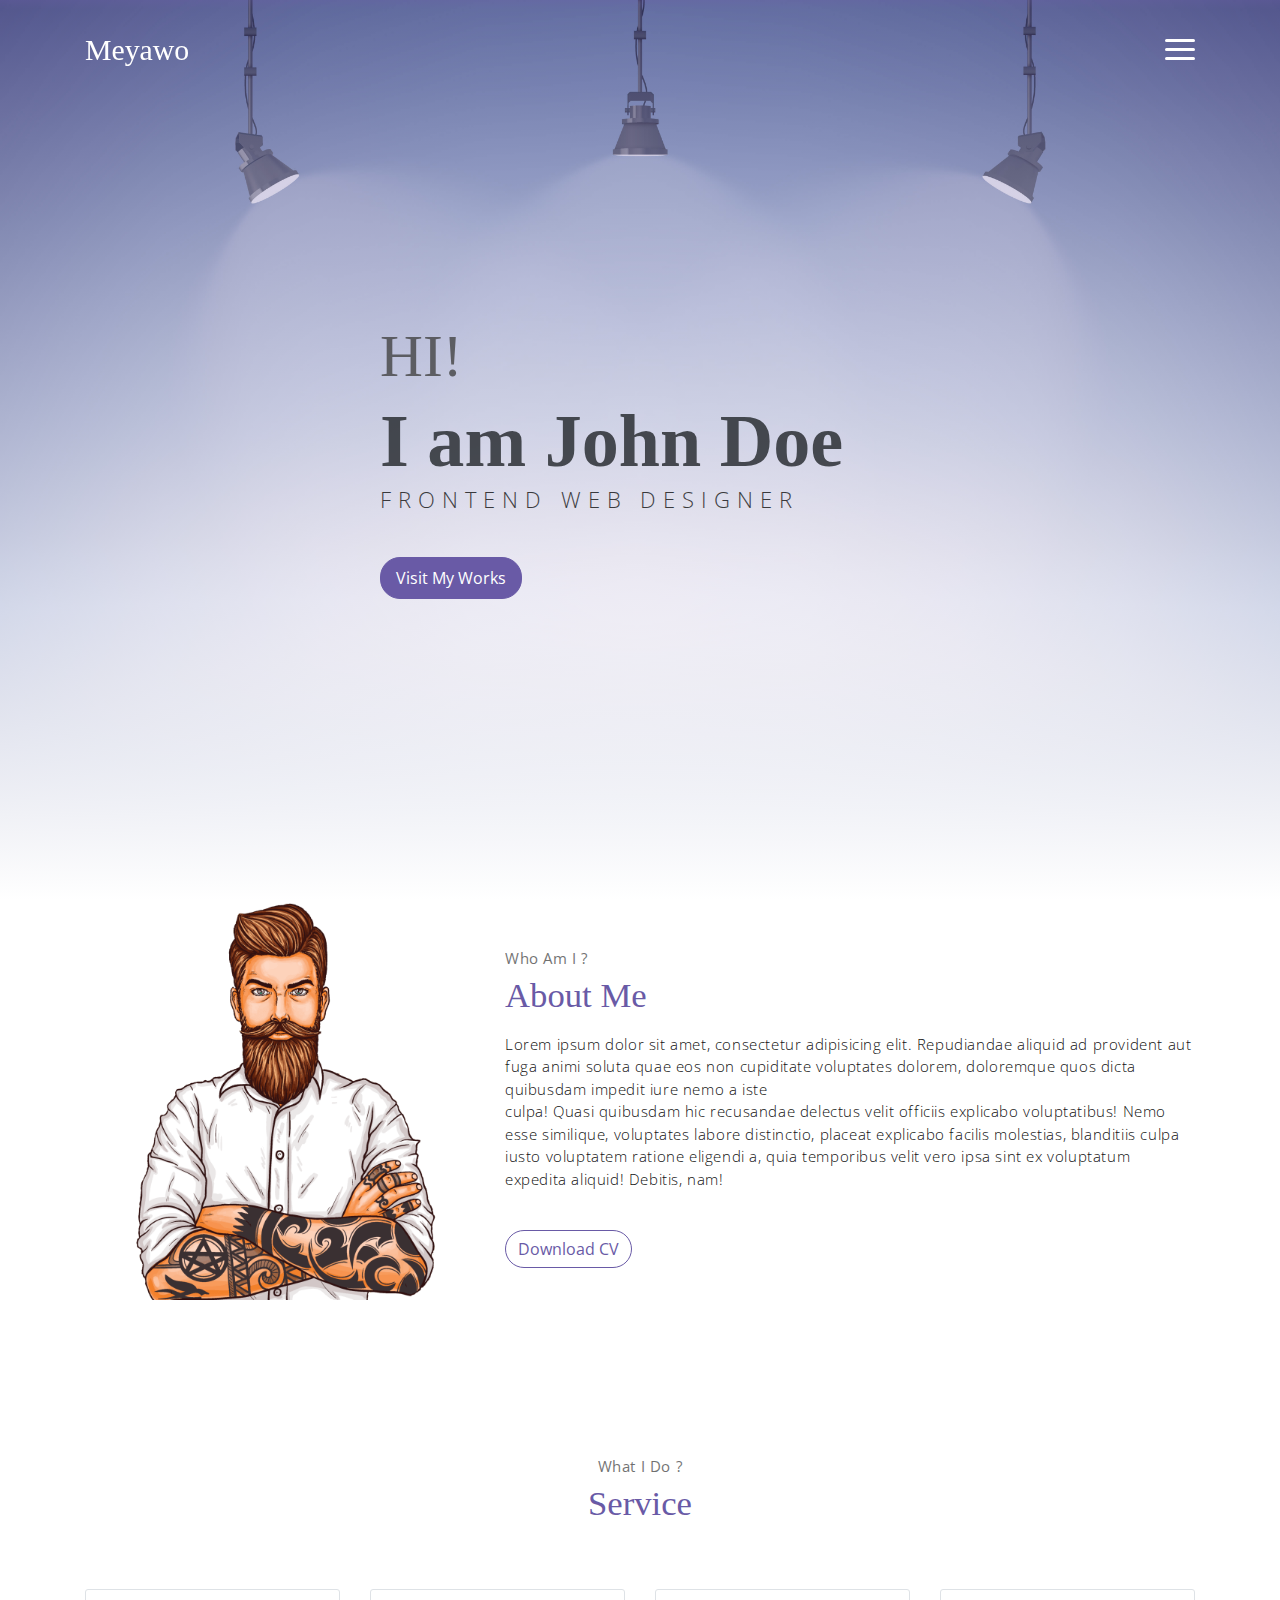
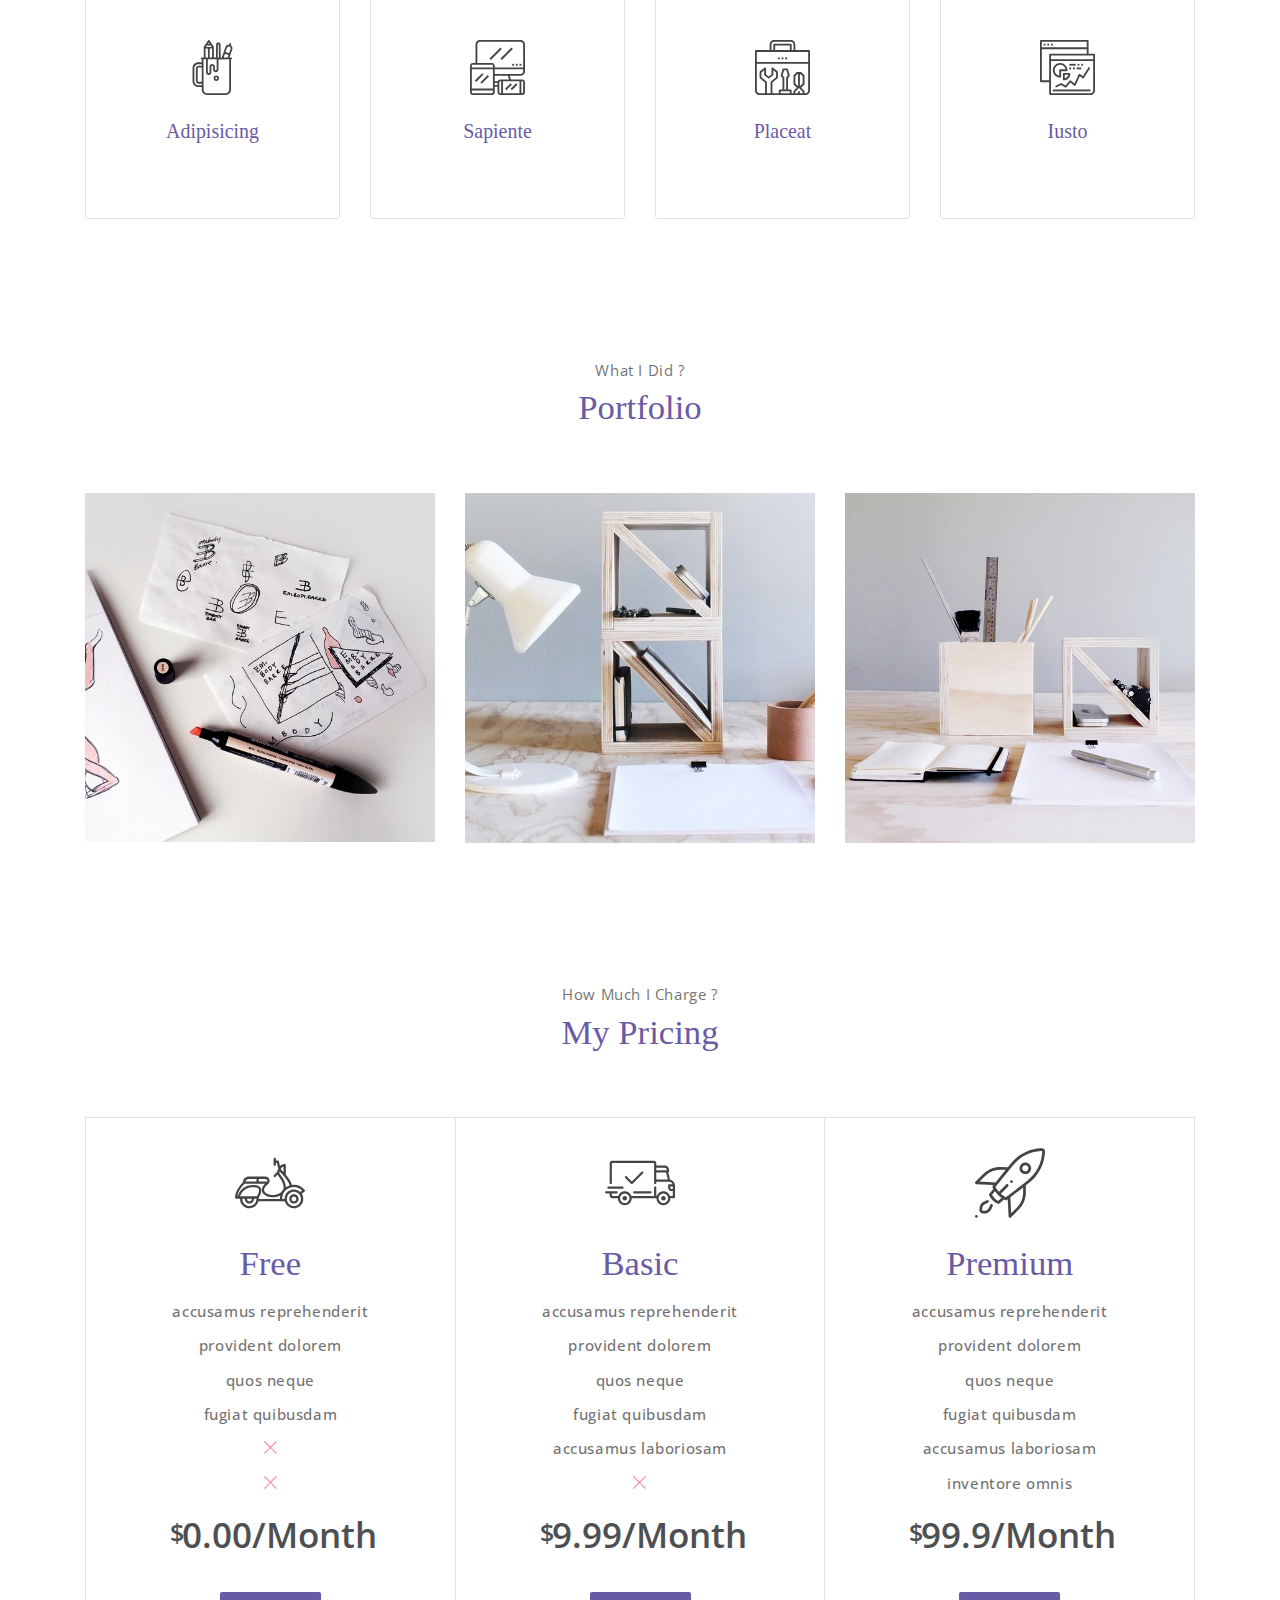
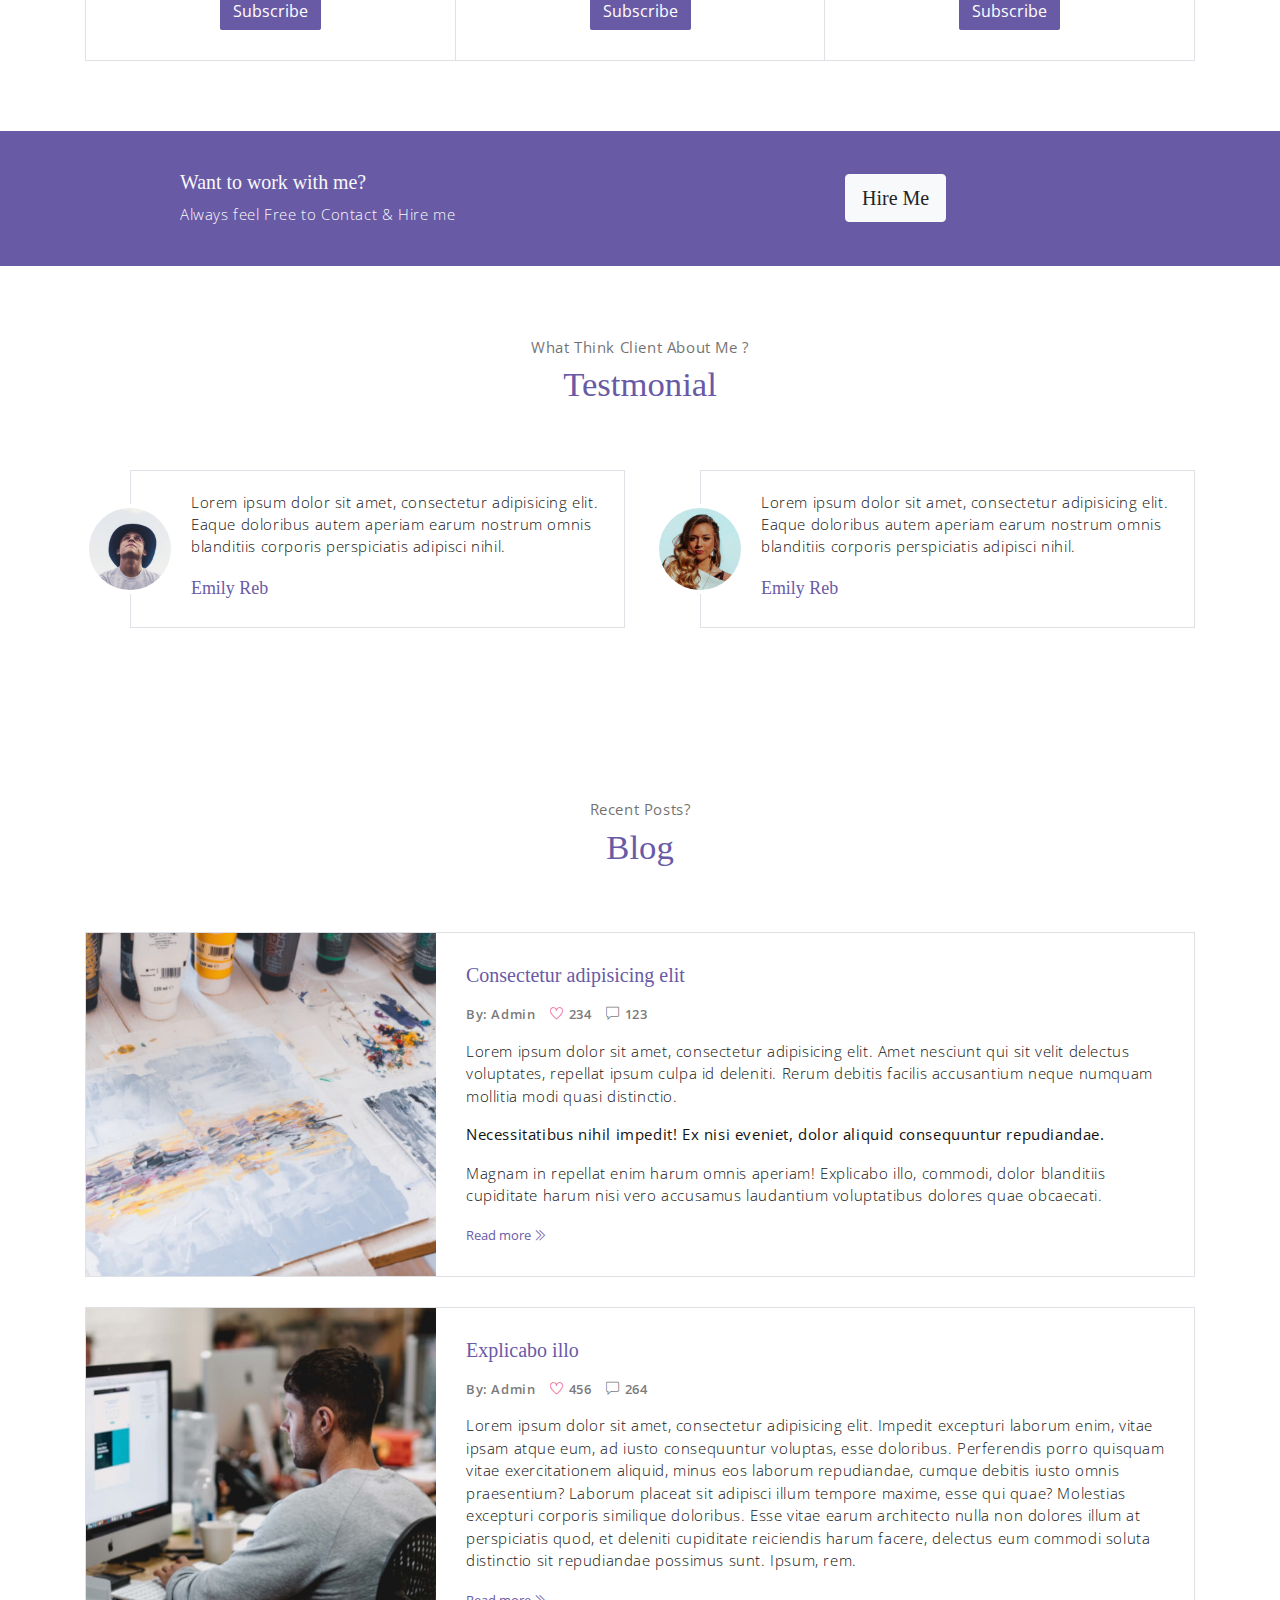
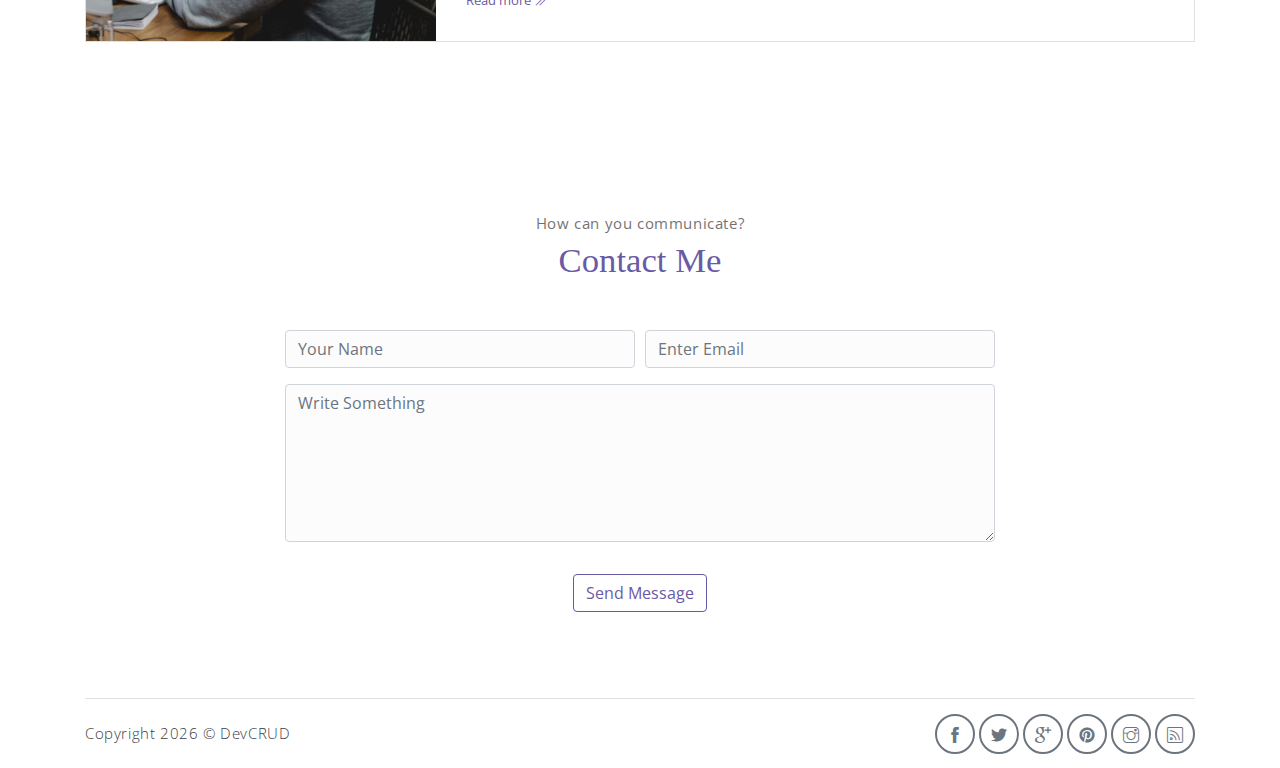
<file: PersonalPortfolioWeb/patterns/portfolio web template/meyawo/public_html/index.html>
<!DOCTYPE html>
<html lang="en">
<head>
	<meta charset="utf-8">
    <meta name="viewport" content="width=device-width, initial-scale=1, shrink-to-fit=no">
    <meta name="description" content="Start your development with Meyawo landing page.">
    <meta name="author" content="Devcrud">
    <title>Meyawo Landing page | Free Bootstrap 4.3.x landing page</title>
    <!-- font icons -->
    <link rel="stylesheet" href="assets/vendors/themify-icons/css/themify-icons.css">
    <!-- Bootstrap + Meyawo main styles -->
	<link rel="stylesheet" href="assets/css/meyawo.css">
</head>
<body data-spy="scroll" data-target=".navbar" data-offset="40" id="home">

    <!-- Page Navbar -->
    <nav class="custom-navbar" data-spy="affix" data-offset-top="20">
        <div class="container">
            <a class="logo" href="#">Meyawo</a>         
            <ul class="nav">
                <li class="item">
                    <a class="link" href="#home">Home</a>
                </li>
                <li class="item">
                    <a class="link" href="#about">About</a>
                </li>
                <li class="item">
                    <a class="link" href="#portfolio">Portfolio</a>
                </li>
                <li class="item">
                    <a class="link" href="#testmonial">Testmonial</a>
                </li>
                <li class="item">
                    <a class="link" href="#blog">Blog</a>
                </li>
                <li class="item">
                    <a class="link" href="#contact">Contact</a>
                </li>
                <li class="item ml-md-3">
                    <a href="components.html" class="btn btn-primary">Components</a>
                </li>
            </ul>
            <a href="javascript:void(0)" id="nav-toggle" class="hamburger hamburger--elastic">
                <div class="hamburger-box">
                  <div class="hamburger-inner"></div>
                </div>
            </a>
        </div>          
    </nav><!-- End of Page Navbar -->

    <!-- page header -->
    <header id="home" class="header">
        <div class="overlay"></div>
        <div class="header-content container">
            <h1 class="header-title">
                <span class="up">HI!</span>
                <span class="down">I am John Doe</span>
            </h1>
            <p class="header-subtitle">FRONTEND WEB DESIGNER</p>            

            <button class="btn btn-primary">Visit My Works</button>
        </div>              
    </header><!-- end of page header -->

    <!-- about section -->
    <section class="section pt-0" id="about">
        <!-- container -->
        <div class="container text-center">
            <!-- about wrapper -->
            <div class="about">
                <div class="about-img-holder">
                    <img src="assets/imgs/man.png" class="about-img" alt="Download free bootstrap 4 landing page, free boootstrap 4 templates, Download free bootstrap 4.1 landing page, free boootstrap 4.1.1 templates, meyawo Landing page">
                </div>
                <div class="about-caption">
                    <p class="section-subtitle">Who Am I ?</p>
                    <h2 class="section-title mb-3">About Me</h2>
                    <p>
                        Lorem ipsum dolor sit amet, consectetur adipisicing elit. Repudiandae aliquid ad provident aut fuga animi soluta quae eos non cupiditate voluptates dolorem, doloremque quos dicta quibusdam impedit iure nemo a iste 
                        <br>culpa! Quasi quibusdam hic recusandae delectus velit officiis explicabo voluptatibus! Nemo esse similique, voluptates labore distinctio, placeat explicabo facilis molestias, blanditiis culpa iusto voluptatem ratione eligendi a, quia temporibus velit vero ipsa sint ex voluptatum expedita aliquid! Debitis, nam!              
                    </p>
                    <button class="btn-rounded btn btn-outline-primary mt-4">Download CV</button>
                </div>              
            </div><!-- end of about wrapper -->
        </div><!-- end of container -->
    </section> <!-- end of about section -->

    <!-- service section -->
    <section class="section" id="service">
        <div class="container text-center">
            <p class="section-subtitle">What I Do ?</p>
            <h6 class="section-title mb-6">Service</h6>
            <!-- row -->
            <div class="row">
                <div class="col-md-6 col-lg-3">
                    <div class="service-card">
                        <div class="body">
                            <img src="assets/imgs/pencil-case.svg" alt="Download free bootstrap 4 landing page, free boootstrap 4 templates, Download free bootstrap 4.1 landing page, free boootstrap 4.1.1 templates, meyawo Landing page" class="icon">
                            <h6 class="title">Adipisicing</h6>
                            <p class="subtitle">Labore velit culpa adipisci excepturi consequuntur itaque in nam molestias dolorem iste quod.</p>
                        </div>
                    </div>
                </div>
                <div class="col-md-6 col-lg-3">
                    <div class="service-card">
                        <div class="body">
                            <img src="assets/imgs/responsive.svg" alt="Download free bootstrap 4 landing page, free boootstrap 4 templates, Download free bootstrap 4.1 landing page, free boootstrap 4.1.1 templates, meyawo Landing page" class="icon">
                            <h6 class="title">Sapiente</h6>
                            <p class="subtitle">Labore velit culpa adipisci excepturi consequuntur itaque in nam molestias dolorem iste quod.</p>
                        </div>
                    </div>
                </div>
                <div class="col-md-6 col-lg-3">
                    <div class="service-card">
                        <div class="body">
                            <img src="assets/imgs/toolbox.svg" alt="Download free bootstrap 4 landing page, free boootstrap 4 templates, Download free bootstrap 4.1 landing page, free boootstrap 4.1.1 templates, meyawo Landing page" class="icon">
                            <h6 class="title">Placeat</h6>
                            <p class="subtitle">Labore velit culpa adipisci excepturi consequuntur itaque in nam molestias dolorem iste quod.</p>
                        </div>
                    </div>
                </div>
                <div class="col-md-6 col-lg-3">
                    <div class="service-card">
                        <div class="body">
                            <img src="assets/imgs/analytics.svg" alt="Download free bootstrap 4 landing page, free boootstrap 4 templates, Download free bootstrap 4.1 landing page, free boootstrap 4.1.1 templates, meyawo Landing page" class="icon">
                            <h6 class="title">Iusto</h6>
                            <p class="subtitle">Labore velit culpa adipisci excepturi consequuntur itaque in nam molestias dolorem iste quod.</p>
                        </div>
                    </div>
                </div>
            </div><!-- end of row -->
        </div>
    </section><!-- end of service section -->

    <!-- portfolio section -->
    <section class="section" id="portfolio">
        <div class="container text-center">
            <p class="section-subtitle">What I Did ?</p>
            <h6 class="section-title mb-6">Portfolio</h6>
            <!-- row -->
            <div class="row">
                <div class="col-md-4">
                    <a href="#" class="portfolio-card">
                        <img src="assets/imgs/folio-1.jpg" class="portfolio-card-img" alt="Download free bootstrap 4 landing page, free boootstrap 4 templates, Download free bootstrap 4.1 landing page, free boootstrap 4.1.1 templates, meyawo Landing page">    
                        <span class="portfolio-card-overlay">
                            <span class="portfolio-card-caption">
                                <h4>Web Designing</h5>
                                <p class="font-weight-normal">Category: Web Templates</p>
                            </span>                         
                        </span>                     
                    </a>
                </div>
                <div class="col-md-4">
                    <a href="#" class="portfolio-card">
                        <img class="portfolio-card-img" src="assets/imgs/folio-2.jpg" class="img-responsive rounded" alt="Download free bootstrap 4 landing page, free boootstrap 4 templates, Download free bootstrap 4.1 landing page, free boootstrap 4.1.1 templates, meyawo Landing page">
                        <span class="portfolio-card-overlay">
                            <span class="portfolio-card-caption">
                                <h4>Web Designing</h5>
                                <p class="font-weight-normal">Category: Web Templates</p>
                            </span>                         
                        </span>                         
                    </a>
                </div>
                <div class="col-md-4">
                    <a href="#" class="portfolio-card">
                        <img class="portfolio-card-img" src="assets/imgs/folio-3.jpg" class="img-responsive rounded" alt="Download free bootstrap 4 landing page, free boootstrap 4 templates, Download free bootstrap 4.1 landing page, free boootstrap 4.1.1 templates, meyawo Landing page">    
                        <span class="portfolio-card-overlay">
                            <span class="portfolio-card-caption">
                                <h4>Web Designing</h5>
                                <p class="font-weight-normal">Category: Web Templates</p>
                            </span>                         
                        </span>                     
                    </a>
                </div>
            </div><!-- end of row -->
        </div><!-- end of container -->
    </section> <!-- end of portfolio section -->

    <!-- pricing section -->
    <section class="section" id="pricing">
        <div class="container text-center">
            <p class="section-subtitle">How Much I Charge ?</p>
            <h6 class="section-title mb-6">My Pricing</h6>
            <!-- row -->
            <div class="pricing-wrapper">
                <div class="pricing-card">
                    <div class="pricing-card-header">
                        <img class="pricing-card-icon" src="assets/imgs/scooter.svg" alt="Download free bootstrap 4 landing page, free boootstrap 4 templates, Download free bootstrap 4.1 landing page, free boootstrap 4.1.1 templates, meyawo Landing page">
                    </div>
                    <div class="pricing-card-body">
                        <h6 class="pricing-card-title">Free</h6>
                        <div class="pricing-card-list">
                            <p>accusamus reprehenderit</p>
                            <p>provident dolorem </p>
                            <p>quos neque</p>
                            <p>fugiat quibusdam</p>
                            <p><i class="ti-close"></i></p>
                            <p><i class="ti-close"></i></p>
                        </div>
                    </div>
                    <div class="pricing-card-footer">
                        <span>$</span>
                        <span>0.00/Month</span>
                    </div>
                    <a href="#" class="btn btn-primary mt-3 pricing-card-btn">Subscribe</a>
                </div>
                <div class="pricing-card">
                    <div class="pricing-card-header">
                        <img class="pricing-card-icon" src="assets/imgs/shipped.svg" alt="Download free bootstrap 4 landing page, free boootstrap 4 templates, Download free bootstrap 4.1 landing page, free boootstrap 4.1.1 templates, meyawo Landing page">
                    </div>
                    <div class="pricing-card-body">
                        <h6 class="pricing-card-title">Basic</h6>
                        <div class="pricing-card-list">
                            <p>accusamus reprehenderit</p>
                            <p>provident dolorem </p>
                            <p>quos neque</p>
                            <p>fugiat quibusdam</p>
                            <p>accusamus laboriosam</p>
                            <p><i class="ti-close"></i></p>
                        </div>
                    </div>
                    <div class="pricing-card-footer">
                        <span>$</span>
                        <span>9.99/Month</span>
                    </div>
                    <a href="#" class="btn btn-primary mt-3 pricing-card-btn">Subscribe</a>
                </div>
                <div class="pricing-card">
                    <div class="pricing-card-header">
                        <img class="pricing-card-icon" src="assets/imgs/startup.svg" alt="Download free bootstrap 4 landing page, free boootstrap 4 templates, Download free bootstrap 4.1 landing page, free boootstrap 4.1.1 templates, meyawo Landing page">
                    </div>
                    <div class="pricing-card-body">
                        <h6 class="pricing-card-title">Premium</h6>
                        <div class="pricing-card-list">
                            <p>accusamus reprehenderit</p>
                            <p>provident dolorem </p>
                            <p>quos neque</p>
                            <p>fugiat quibusdam</p>
                            <p>accusamus laboriosam</p>
                            <p>inventore omnis</p>
                        </div>
                    </div>
                    <div class="pricing-card-footer">
                        <span>$</span>
                        <span>99.9/Month</span>
                    </div>
                    <a href="#" class="btn btn-primary mt-3 pricing-card-btn">Subscribe</a>
                </div>

            </div><!-- end of pricing wrapper -->
        </div> <!-- end of container -->
    </section><!-- end of pricing section -->

    <!-- section -->
    <section class="section-sm bg-primary">
        <!-- container -->
        <div class="container text-center text-sm-left">
            <!-- row -->
            <div class="row align-items-center">
                <div class="col-sm offset-md-1 mb-4 mb-md-0">
                    <h6 class="title text-light">Want to work with me?</h6>
                    <p class="m-0 text-light">Always feel Free to Contact & Hire me</p>
                </div>
                <div class="col-sm offset-sm-2 offset-md-3">
                    <button class="btn btn-lg my-font btn-light rounded">Hire Me</button>
                </div>
            </div> <!-- end of row -->
        </div> <!-- end of container -->
    </section> <!-- end of section -->

    <!-- testimonial section -->
    <section class="section" id="testmonial">
        <div class="container text-center">
            <p class="section-subtitle">What Think Client About Me ?</p>
            <h6 class="section-title mb-6">Testmonial</h6>

            <!-- row -->
            <div class="row">
                <div class="col-md-6">
                    <div class="testimonial-card">
                        <div class="testimonial-card-img-holder">
                            <img src="assets/imgs/avatar2.jpg" class="testimonial-card-img" alt="Download free bootstrap 4 landing page, free boootstrap 4 templates, Download free bootstrap 4.1 landing page, free boootstrap 4.1.1 templates, meyawo Landing page">                           
                        </div>
                        <div class="testimonial-card-body">
                            <p class="testimonial-card-subtitle">Lorem ipsum dolor sit amet, consectetur adipisicing elit. Eaque doloribus autem aperiam earum nostrum omnis blanditiis corporis perspiciatis adipisci nihil.</p>
                            <h6 class="testimonial-card-title">Emily Reb</h6>
                        </div>
                    </div>
                </div>
                <div class="col-md-6">
                    <div class="testimonial-card">
                        <div class="testimonial-card-img-holder">
                            <img src="assets/imgs/avatar3.jpg" class="testimonial-card-img" alt="Download free bootstrap 4 landing page, free boootstrap 4 templates, Download free bootstrap 4.1 landing page, free boootstrap 4.1.1 templates, meyawo Landing page">                        
                        </div>
                        <div class="testimonial-card-body">
                            <p class="testimonial-card-subtitle">Lorem ipsum dolor sit amet, consectetur adipisicing elit. Eaque doloribus autem aperiam earum nostrum omnis blanditiis corporis perspiciatis adipisci nihil.</p>
                            <h6 class="testimonial-card-title">Emily Reb</h6>
                        </div>
                    </div>
                </div>
            </div>
        </div> <!-- end of container -->
    </section> <!-- end of testimonial section -->
    
    <!-- blog section -->
    <section class="section" id="blog">
        <!-- container -->
        <div class="container text-center">
            <p class="section-subtitle">Recent Posts?</p>
            <h6 class="section-title mb-6">Blog</h6>
            <!-- blog-wrapper -->
            <div class="blog-card">
                <div class="blog-card-header">
                    <img src="assets/imgs/img-1.jpg" class="blog-card-img" alt="Download free bootstrap 4 landing page, free boootstrap 4 templates, Download free bootstrap 4.1 landing page, free boootstrap 4.1.1 templates, meyawo Landing page">
                </div>
                <div class="blog-card-body">
                    <h5 class="blog-card-title">Consectetur adipisicing elit</h6>

                    <p class="blog-card-caption">
                        <a href="#">By: Admin</a>
                        <a href="#"><i class="ti-heart text-danger"></i> 234</a>
                        <a href="#"><i class="ti-comment"></i> 123</a>
                    </p>
                    <p>Lorem ipsum dolor sit amet, consectetur adipisicing elit. Amet nesciunt qui sit velit delectus voluptates, repellat ipsum culpa id deleniti. Rerum debitis facilis accusantium neque numquam mollitia modi quasi distinctio.</p>

                    <p><b>Necessitatibus nihil impedit! Ex nisi eveniet, dolor aliquid consequuntur repudiandae.</b></p>
                    <p>Magnam in repellat enim harum omnis aperiam! Explicabo illo, commodi, dolor blanditiis cupiditate harum nisi vero accusamus laudantium voluptatibus dolores quae obcaecati.</p>

                    <a href="#" class="blog-card-link">Read more <i class="ti-angle-double-right"></i></a>
                </div>
            </div><!-- end of blog wrapper -->

            <!-- blog-wrapper -->
            <div class="blog-card">
                <div class="blog-card-header">
                    <img src="assets/imgs/img-2.jpg" class="blog-card-img" alt="Download free bootstrap 4 landing page, free boootstrap 4 templates, Download free bootstrap 4.1 landing page, free boootstrap 4.1.1 templates, meyawo Landing page">
                </div>
                <div class="blog-card-body">
                    <h5 class="blog-card-title">Explicabo illo</h6>

                    <p class="blog-card-caption">
                        <a href="#">By: Admin</a>
                        <a href="#"><i class="ti-heart text-danger"></i> 456</a>
                        <a href="#"><i class="ti-comment"></i> 264</a>
                    </p>
                    
                    <p>Lorem ipsum dolor sit amet, consectetur adipisicing elit. Impedit excepturi laborum enim, vitae ipsam atque eum, ad iusto consequuntur voluptas, esse doloribus. Perferendis porro quisquam vitae exercitationem aliquid, minus eos laborum repudiandae, cumque debitis iusto omnis praesentium? Laborum placeat sit adipisci illum tempore maxime, esse qui quae? Molestias excepturi corporis similique doloribus. Esse vitae earum architecto nulla non dolores illum at perspiciatis quod, et deleniti cupiditate reiciendis harum facere, delectus eum commodi soluta distinctio sit repudiandae possimus sunt. Ipsum, rem.</p>

                    <a href="#" class="blog-card-link">Read more <i class="ti-angle-double-right"></i></a>
                </div>
            </div><!-- end of blog wrapper -->

        </div><!-- end of container -->
    </section><!-- end of blog section -->

    <!-- contact section -->
    <section class="section" id="contact">
        <div class="container text-center">
            <p class="section-subtitle">How can you communicate?</p>
            <h6 class="section-title mb-5">Contact Me</h6>
            <!-- contact form -->
            <form action="" class="contact-form col-md-10 col-lg-8 m-auto">
                <div class="form-row">
                    <div class="form-group col-sm-6">
                        <input type="text" size="50" class="form-control" placeholder="Your Name" required>                 
                    </div>
                    <div class="form-group col-sm-6">
                        <input type="email" class="form-control" placeholder="Enter Email"requried>                 
                    </div>
                    <div class="form-group col-sm-12">
                        <textarea name="comment" id="comment" rows="6"   class="form-control" placeholder="Write Something"></textarea>
                    </div>
                    <div class="form-group col-sm-12 mt-3">
                        <input type="submit" value="Send Message" class="btn btn-outline-primary rounded">                  
                    </div>
                </div>  
            </form><!-- end of contact form -->
        </div><!-- end of container -->
    </section><!-- end of contact section -->

    <!-- footer -->
    <div class="container">
        <footer class="footer">       
            <p class="mb-0">Copyright <script>document.write(new Date().getFullYear())</script> &copy; <a href="http://www.devcrud.com">DevCRUD</a></p>
            <div class="social-links text-right m-auto ml-sm-auto">
                <a href="javascript:void(0)" class="link"><i class="ti-facebook"></i></a>
                <a href="javascript:void(0)" class="link"><i class="ti-twitter-alt"></i></a>
                <a href="javascript:void(0)" class="link"><i class="ti-google"></i></a>
                <a href="javascript:void(0)" class="link"><i class="ti-pinterest-alt"></i></a>
                <a href="javascript:void(0)" class="link"><i class="ti-instagram"></i></a>
                <a href="javascript:void(0)" class="link"><i class="ti-rss"></i></a>
            </div>
        </footer>
    </div> <!-- end of page footer -->
	
	<!-- core  -->
    <script src="assets/vendors/jquery/jquery-3.4.1.js"></script>
    <script src="assets/vendors/bootstrap/bootstrap.bundle.js"></script>

    <!-- bootstrap 3 affix -->
	<script src="assets/vendors/bootstrap/bootstrap.affix.js"></script>

    <!-- Meyawo js -->
    <script src="assets/js/meyawo.js"></script>

</body>
</html>
</file>
<file: assets/css/style.css>
/* Import font */
@import url('https://fonts.googleapis.com/css2?family=Poppins&display=swap');
/* General styles */
/* Viewport for small screen and laptop (768px - 1024px)*/
/* Because i use my mac pro to build the default, and i dont have the big screen to work conveniently  */
* {
	margin: 0;
	padding: 0;
	box-sizing: border-box;
}
body {
	font-family: 'Poppins', sans-serif;
	background-color: #8BBD91;
	height: 130vh;
}
/* Nav bar */
a {
	text-decoration: none;
	color: inherit;
}


nav {
	color: #fff;
	display: flex;
	align-items: center;
	gap: 25px;
	margin: 10px;
	justify-content: center;
	height: 10%;
}

ul {
	width: 100%;
	list-style: none;
	display: flex;
	justify-content: flex-end;
	align-items: center;
	gap: 25px;
}

li {
	height: 50px;

}

nav a {
	text-decoration: none;
	display: flex;
	align-items: center;
	color: inherit;
	gap: 25px;
}


/* Side bar custom */
.sideBar {
	position: fixed;
	top: 0; 
	right: 0;
	height: 100vh;
	width: 250px;
	z-index: 999;
	background-color: rgb(55, 179, 203);
	box-shadow: -10px 0 10px rgba(0,0,0, 0.1);
	display: none;
	flex-direction: column;
	align-items: flex-start;
	justify-content: flex-start;
}

.sideBar a {
	width: 100%;
	padding: 10px;
	margin: 10px;
}

/* hide menu button for responsive mode */
.menu-button {
	display: none;
}

/* Make animation hover for buttons */
.link {
	position: relative;
	display: inline-block;
	justify-content: center;
}
.link::before {
	content: '';
	position: absolute;
	left: 0;
	bottom: 0;
	width: 100%;
	height: 2px;
	background-color: #fff;
	border-radius: 4px;
	scale: 0 1;
	transform-origin: right;
	transition: scale 0.25s;
}
.link:hover::before {
	scale: 1;
	transform-origin: left;
}


/* Content section */
.container {
    padding: 10px;
    margin: 10px;
    display: block;
    justify-content: center;
}

img {
    justify-content: left;
    background-repeat: no-repeat;
    height: auto;
    width: auto;
}



/* This part is for the introduction content */
.contentSection {
    display: flex;
    justify-content: space-around;
    margin: 5px;
    padding: 5px;
	height: 90%;
 }

.mainContent {
	padding: 0 5% 5% 0;
	margin: 5px; 
	height: 100%;
	width: 50%;

}
/* Create the ball  */
.mainContent::before{
	position: absolute;
	content: '';
    height: 50px;
    width: 50px;
    border-radius: 50%;
    background: linear-gradient(45deg, #aca7a7, #F4F5F5);
	z-index: -1;
}
/* written introduction */
 .writtenContent {
	padding: 9%;
	margin: 2%;
    justify-content: center;
    height: 50%; 
	z-index: 2;
	align-items: center;
 }

 .writtenContent p {
	margin: 3% 0px;
 }

/* Style the CTA button */
.cta-button {
    display: inline-block;
    background-color: #00ace6; /* Button background color */
    color: #fff; /* Button text color */
    padding: 10px 20px;
    text-decoration: none; /* Remove underlines from links */
    border-radius: 5px;
    font-weight: bold;
    transition: background-color 0.3s ease; /* Add a smooth hover effect */
}
/* Call-action button custom */
.cta-button:hover {
    background-color: #6000e6; /* Change the background color on hover */
}

/* Second call-action button custom */
 .links {
	padding: 5px;
	width: 40%;
	margin: 10px; /* Center the block horizontally */
 }

 .links ul {
	display: flex;
	justify-content: center;
	align-items: center;
 }

 /* custom for each call button action and animation as well  */
 .linkButton {
	position: relative;
	display: inline-block;
	justify-content: center;
 }

 .linkButton::before {
	content: '';
	position: absolute;
	left: 0;
	bottom: 0;
	width: 100%;
	height: 2px;
	background-color: black;
	border-radius: 4px;
	scale: 0 1;
	transform-origin: right;
	transition: scale 0.25s;
 }

 .linkButton:hover::before {
	scale: 1;
	transform-origin: left;
 }

 /* image custom before importing */
.imgContent{
	position: relative; 
	padding: 10px;
	margin: 10px;
	display: flex;
	justify-content: center;
	z-index: -1;
}

.imgContent img {
	height: 60%;
	width: auto;
	justify-content: center;
	z-index: 1;
}


/* creating the ball and its animation */
.imgContent::before{
    position: absolute;
    content: '';
    height: 500px;
    width: 500px;
    border-radius: 50%;
	right: 15%;
    background: linear-gradient(45deg, #aca7a7, #F4F5F5);
	animation: object1 6s linear infinite;
}

@keyframes object1{
    50%{
        right: 40%;
    }
}

/* Footer custom */
.footerContent {
	border-top: solid 1px black;
	width: 100%;
	display: flex;
	height: 10%;
	align-items: center;
	justify-content: center;
    bottom: 0;
}

.footerContent a {
	margin: 10px;
	padding: 10px;
	color: #fff;

}
.footerContent p {
	margin: 10px;
	padding: 10px;
}

.footerLinks {
	margin: 10px;
	padding: 10px;
}


/* Mobile and ipads */
@media screen and (min-width: 320px ) and (max-width: 768px) {
	
	body {
		width: auto;
		height: auto;
	} 
	/* This is the hide and show of menu and nav bar */
	.hideMobile {
		display: none;
	}

	.menu-button {
		display: block;
	}

	.sideBar {
		display: none;
		width: 30%;
		height: 100%;
	}

	/* This part is for the introduction content */
	.contentSection {
		display: flex;
		flex-direction: column;
		justify-content: space-around;
		height: 90%;
		width: auto;
		justify-content: center;
		align-items: center;
	}

	.mainContent {
		padding: 5%;
		margin: 5px; 
		height: 100%;
		width: auto;
		align-items: center;
		
	}

    .mainContent links{
		display: flex-end;
	}

	/* The small ball */
	.mainContent::before{
		display: none;
	}


	.writtenContent {
		padding: 9%;
		margin: 2%;
		justify-content: center;
		height: auto;
		width: 100%;
		z-index: 2;
		align-items: center;
	}

	
	.imgContent img {
		height: 300px;
		width: auto;
		justify-content: center;
		z-index: 1;
	}
	
	/* creating the ball and its animation */
	.imgContent::before{
		height: 300px;
		width: 300px;
		border-radius: 50%;
		right: 10%;
		
	}

	.footerContent {
		border-top: solid 1px black;
		width: auto;
		display: sticky;
		height: 10%;
		align-items: center;
		bottom: 0;
	}
	/* Close footer's buttons */
	.footerLinks {
		display: none;
	}

}

/*  Extra large screen*/
@media screen and (min-width: 1440px) and (max-width: 2560px){
	.container h1 {
		font-size: 100px;
	}

	/* navigator modification */
	nav img {
		width: 200px;
		height: auto;
	}

	nav a {
		font-size: 30px;
	}
	/* container content */
	.container {
		height: 90%;
	}
	/* mother content box */
	.mainContent {
		width: 60%;
	
	}
	/* introduction */
	.writtenContent {
		height: 70%; 
		padding: 5% 5% 0 5%;
	 }
	
	.writtenContent p, a {
		margin: 3% 0px;
		font-size: 25px;
	 }

	.links a {
		font-size: 25px;
	}


	/* big ball */
	.imgContent::before{
		height: 800px;
		width: 800px;
	}

	/* Footer custom */
	.footerContent {
		border-top: solid 1px black;
		width: 100%;
		display: flex;
		height: 10%;
		align-items: center;
		justify-content: center;
		bottom: 0;
	}

	.footerContent p {
		font-size: 25px;
	}

	.footerLinks a{
		align-items: center;
		font-size: 25px;
	}


}
</file>
<file: PersonalPortfolioWeb/patterns/portfolio web template/2115_marvel/css/unicons.css>
@font-face {
  font-family: 'unicons';
  src: url('../font/unicons.eot?42479262');
  src: url('../font/unicons.eot?42479262#iefix') format('embedded-opentype'),
       url('../font/unicons.woff2?42479262') format('woff2'),
       url('../font/unicons.woff?42479262') format('woff'),
       url('../font/unicons.ttf?42479262') format('truetype'),
       url('../font/unicons.svg?42479262#unicons') format('svg');
  font-weight: normal;
  font-style: normal;
}
/* Chrome hack: SVG is rendered more smooth in Windozze. 100% magic, uncomment if you need it. */
/* Note, that will break hinting! In other OS-es font will be not as sharp as it could be */
/*
@media screen and (-webkit-min-device-pixel-ratio:0) {
  @font-face {
    font-family: 'unicons';
    src: url('../font/unicons.svg?42479262#unicons') format('svg');
  }
}
*/
 
 [class^="uil-"]:before, [class*=" uil-"]:before {
  font-family: "unicons";
  font-style: normal;
  font-weight: normal;
  speak: none;
 
  display: inline-block;
  text-decoration: inherit;
  width: 1em;
  margin-right: .2em;
  text-align: center;
  /* opacity: .8; */
 
  /* For safety - reset parent styles, that can break glyph codes*/
  font-variant: normal;
  text-transform: none;
 
  /* fix buttons height, for twitter bootstrap */
  line-height: 1em;
 
  /* Animation center compensation - margins should be symmetric */
  /* remove if not needed */
  margin-left: .2em;
 
  /* you can be more comfortable with increased icons size */
  /* font-size: 120%; */
 
  /* Font smoothing. That was taken from TWBS */
  -webkit-font-smoothing: antialiased;
  -moz-osx-font-smoothing: grayscale;
 
  /* Uncomment for 3D effect */
  /* text-shadow: 1px 1px 1px rgba(127, 127, 127, 0.3); */
}
 
.uil-abacus:before { content: '\e800'; } /* '' */
.uil-accessible-icon-alt:before { content: '\e801'; } /* '' */
.uil-adjust-alt:before { content: '\e802'; } /* '' */
.uil-adjust-circle:before { content: '\e803'; } /* '' */
.uil-adjust-half:before { content: '\e804'; } /* '' */
.uil-adjust:before { content: '\e805'; } /* '' */
.uil-airplay:before { content: '\e806'; } /* '' */
.uil-align-alt:before { content: '\e807'; } /* '' */
.uil-align-center-alt:before { content: '\e808'; } /* '' */
.uil-align-center-h:before { content: '\e809'; } /* '' */
.uil-align-center-justify:before { content: '\e80a'; } /* '' */
.uil-align-center-v:before { content: '\e80b'; } /* '' */
.uil-align-center:before { content: '\e80c'; } /* '' */
.uil-align-justify:before { content: '\e80d'; } /* '' */
.uil-align-left-justify:before { content: '\e80e'; } /* '' */
.uil-align-left:before { content: '\e80f'; } /* '' */
.uil-align-letter-right:before { content: '\e810'; } /* '' */
.uil-align-right-justify:before { content: '\e811'; } /* '' */
.uil-align-right:before { content: '\e812'; } /* '' */
.uil-align:before { content: '\e813'; } /* '' */
.uil-ambulance:before { content: '\e814'; } /* '' */
.uil-analysis:before { content: '\e815'; } /* '' */
.uil-analytics:before { content: '\e816'; } /* '' */
.uil-anchor:before { content: '\e817'; } /* '' */
.uil-android-phone-slash:before { content: '\e818'; } /* '' */
.uil-angle-double-down:before { content: '\e819'; } /* '' */
.uil-angle-double-left:before { content: '\e81a'; } /* '' */
.uil-angle-double-right:before { content: '\e81b'; } /* '' */
.uil-angle-double-up:before { content: '\e81c'; } /* '' */
.uil-angle-down:before { content: '\e81d'; } /* '' */
.uil-angle-left:before { content: '\e81e'; } /* '' */
.uil-angle-right-b:before { content: '\e81f'; } /* '' */
.uil-angle-right:before { content: '\e820'; } /* '' */
.uil-angle-up:before { content: '\e821'; } /* '' */
.uil-annoyed-alt:before { content: '\e822'; } /* '' */
.uil-annoyed:before { content: '\e823'; } /* '' */
.uil-apps:before { content: '\e824'; } /* '' */
.uil-archive-alt:before { content: '\e825'; } /* '' */
.uil-archive:before { content: '\e826'; } /* '' */
.uil-arrow-break:before { content: '\e827'; } /* '' */
.uil-arrow-circle-down:before { content: '\e828'; } /* '' */
.uil-arrow-circle-left:before { content: '\e829'; } /* '' */
.uil-arrow-circle-right:before { content: '\e82a'; } /* '' */
.uil-arrow-circle-up:before { content: '\e82b'; } /* '' */
.uil-arrow-compress-h:before { content: '\e82c'; } /* '' */
.uil-arrow-down-left:before { content: '\e82d'; } /* '' */
.uil-arrow-down-right:before { content: '\e82e'; } /* '' */
.uil-arrow-down:before { content: '\e82f'; } /* '' */
.uil-arrow-from-right:before { content: '\e830'; } /* '' */
.uil-arrow-from-top:before { content: '\e831'; } /* '' */
.uil-arrow-growth:before { content: '\e832'; } /* '' */
.uil-arrow-left:before { content: '\e833'; } /* '' */
.uil-arrow-random:before { content: '\e834'; } /* '' */
.uil-arrow-resize-diagonal:before { content: '\e835'; } /* '' */
.uil-arrow-right:before { content: '\e836'; } /* '' */
.uil-arrow-to-bottom:before { content: '\e837'; } /* '' */
.uil-arrow-to-right:before { content: '\e838'; } /* '' */
.uil-arrow-up-left:before { content: '\e839'; } /* '' */
.uil-arrow-up-right:before { content: '\e83a'; } /* '' */
.uil-arrow-up:before { content: '\e83b'; } /* '' */
.uil-arrows-h-alt:before { content: '\e83c'; } /* '' */
.uil-arrows-h:before { content: '\e83d'; } /* '' */
.uil-arrows-left-down:before { content: '\e83e'; } /* '' */
.uil-arrows-maximize:before { content: '\e83f'; } /* '' */
.uil-arrows-merge:before { content: '\e840'; } /* '' */
.uil-arrows-resize-h:before { content: '\e841'; } /* '' */
.uil-arrows-resize-v:before { content: '\e842'; } /* '' */
.uil-arrows-resize:before { content: '\e843'; } /* '' */
.uil-arrows-right-down:before { content: '\e844'; } /* '' */
.uil-arrows-shrink-h:before { content: '\e845'; } /* '' */
.uil-arrows-shrink-v:before { content: '\e846'; } /* '' */
.uil-arrows-up-right:before { content: '\e847'; } /* '' */
.uil-arrows-v-alt:before { content: '\e848'; } /* '' */
.uil-arrows-v:before { content: '\e849'; } /* '' */
.uil-at:before { content: '\e84a'; } /* '' */
.uil-atm-card:before { content: '\e84b'; } /* '' */
.uil-atom:before { content: '\e84c'; } /* '' */
.uil-auto-flash:before { content: '\e84d'; } /* '' */
.uil-award-alt:before { content: '\e84e'; } /* '' */
.uil-award:before { content: '\e84f'; } /* '' */
.uil-baby-carriage:before { content: '\e850'; } /* '' */
.uil-backpack:before { content: '\e851'; } /* '' */
.uil-backspace:before { content: '\e852'; } /* '' */
.uil-backward:before { content: '\e853'; } /* '' */
.uil-bag-alt:before { content: '\e854'; } /* '' */
.uil-bag-slash:before { content: '\e855'; } /* '' */
.uil-bag:before { content: '\e856'; } /* '' */
.uil-ball:before { content: '\e857'; } /* '' */
.uil-ban:before { content: '\e858'; } /* '' */
.uil-bars:before { content: '\e859'; } /* '' */
.uil-basketball-hoop:before { content: '\e85a'; } /* '' */
.uil-basketball:before { content: '\e85b'; } /* '' */
.uil-battery-bolt:before { content: '\e85c'; } /* '' */
.uil-battery-empty:before { content: '\e85d'; } /* '' */
.uil-bed-double:before { content: '\e85e'; } /* '' */
.uil-bed:before { content: '\e85f'; } /* '' */
.uil-bell-school:before { content: '\e860'; } /* '' */
.uil-bell-slash:before { content: '\e861'; } /* '' */
.uil-bill:before { content: '\e862'; } /* '' */
.uil-bitcoin-circle:before { content: '\e863'; } /* '' */
.uil-bitcoin:before { content: '\e864'; } /* '' */
.uil-bluetooth-b:before { content: '\e865'; } /* '' */
.uil-bolt-alt:before { content: '\e866'; } /* '' */
.uil-bolt-slash:before { content: '\e867'; } /* '' */
.uil-bolt:before { content: '\e868'; } /* '' */
.uil-book-alt:before { content: '\e869'; } /* '' */
.uil-book-medical:before { content: '\e86a'; } /* '' */
.uil-book-open:before { content: '\e86b'; } /* '' */
.uil-book-reader:before { content: '\e86c'; } /* '' */
.uil-book:before { content: '\e86d'; } /* '' */
.uil-bookmark-full:before { content: '\e86e'; } /* '' */
.uil-bookmark:before { content: '\e86f'; } /* '' */
.uil-books:before { content: '\e870'; } /* '' */
.uil-boombox:before { content: '\e871'; } /* '' */
.uil-border-alt:before { content: '\e872'; } /* '' */
.uil-border-bottom:before { content: '\e873'; } /* '' */
.uil-border-clear:before { content: '\e874'; } /* '' */
.uil-border-horizontal:before { content: '\e875'; } /* '' */
.uil-border-inner:before { content: '\e876'; } /* '' */
.uil-border-left:before { content: '\e877'; } /* '' */
.uil-border-out:before { content: '\e878'; } /* '' */
.uil-border-right:before { content: '\e879'; } /* '' */
.uil-border-top:before { content: '\e87a'; } /* '' */
.uil-border-vertical:before { content: '\e87b'; } /* '' */
.uil-box:before { content: '\e87c'; } /* '' */
.uil-briefcase-alt:before { content: '\e87d'; } /* '' */
.uil-briefcase:before { content: '\e87e'; } /* '' */
.uil-bright:before { content: '\e87f'; } /* '' */
.uil-brightness-empty:before { content: '\e880'; } /* '' */
.uil-brightness-half:before { content: '\e881'; } /* '' */
.uil-brightness-low:before { content: '\e882'; } /* '' */
.uil-brightness-minus:before { content: '\e883'; } /* '' */
.uil-brightness-plus:before { content: '\e884'; } /* '' */
.uil-brightness:before { content: '\e885'; } /* '' */
.uil-bring-bottom:before { content: '\e886'; } /* '' */
.uil-bring-front:before { content: '\e887'; } /* '' */
.uil-brush-alt:before { content: '\e888'; } /* '' */
.uil-bug:before { content: '\e889'; } /* '' */
.uil-building:before { content: '\e88a'; } /* '' */
.uil-bullseye:before { content: '\e88b'; } /* '' */
.uil-bus-alt:before { content: '\e88c'; } /* '' */
.uil-bus-school:before { content: '\e88d'; } /* '' */
.uil-bus:before { content: '\e88e'; } /* '' */
.uil-calcualtor:before { content: '\e88f'; } /* '' */
.uil-calculator-alt:before { content: '\e890'; } /* '' */
.uil-calendar-alt:before { content: '\e891'; } /* '' */
.uil-calendar-slash:before { content: '\e892'; } /* '' */
.uil-calender:before { content: '\e893'; } /* '' */
.uil-calling:before { content: '\e894'; } /* '' */
.uil-camera-plus:before { content: '\e895'; } /* '' */
.uil-camera-slash:before { content: '\e896'; } /* '' */
.uil-camera:before { content: '\e897'; } /* '' */
.uil-cancel:before { content: '\e898'; } /* '' */
.uil-capsule:before { content: '\e899'; } /* '' */
.uil-capture:before { content: '\e89a'; } /* '' */
.uil-car-sideview:before { content: '\e89b'; } /* '' */
.uil-car-slash:before { content: '\e89c'; } /* '' */
.uil-car-wash:before { content: '\e89d'; } /* '' */
.uil-car:before { content: '\e89e'; } /* '' */
.uil-card-atm:before { content: '\e89f'; } /* '' */
.uil-caret-right:before { content: '\e8a0'; } /* '' */
.uil-cart:before { content: '\e8a1'; } /* '' */
.uil-cell:before { content: '\e8a2'; } /* '' */
.uil-celsius:before { content: '\e8a3'; } /* '' */
.uil-chart-bar-alt:before { content: '\e8a4'; } /* '' */
.uil-chart-bar:before { content: '\e8a5'; } /* '' */
.uil-chart-down:before { content: '\e8a6'; } /* '' */
.uil-chart-growth-alt:before { content: '\e8a7'; } /* '' */
.uil-chart-growth:before { content: '\e8a8'; } /* '' */
.uil-chart-line:before { content: '\e8a9'; } /* '' */
.uil-chart-pie-alt:before { content: '\e8aa'; } /* '' */
.uil-chart-pie:before { content: '\e8ab'; } /* '' */
.uil-chart:before { content: '\e8ac'; } /* '' */
.uil-chat-bubble-user:before { content: '\e8ad'; } /* '' */
.uil-chat-info:before { content: '\e8ae'; } /* '' */
.uil-chat:before { content: '\e8af'; } /* '' */
.uil-check-circle:before { content: '\e8b0'; } /* '' */
.uil-check-square:before { content: '\e8b1'; } /* '' */
.uil-check:before { content: '\e8b2'; } /* '' */
.uil-circle-layer:before { content: '\e8b3'; } /* '' */
.uil-circle:before { content: '\e8b4'; } /* '' */
.uil-circuit:before { content: '\e8b5'; } /* '' */
.uil-clapper-board:before { content: '\e8b6'; } /* '' */
.uil-clipboard-alt:before { content: '\e8b7'; } /* '' */
.uil-clipboard-blank:before { content: '\e8b8'; } /* '' */
.uil-clipboard-notes:before { content: '\e8b9'; } /* '' */
.uil-clipboard:before { content: '\e8ba'; } /* '' */
.uil-clock-eight:before { content: '\e8bb'; } /* '' */
.uil-clock-five:before { content: '\e8bc'; } /* '' */
.uil-clock-nine:before { content: '\e8bd'; } /* '' */
.uil-clock-seven:before { content: '\e8be'; } /* '' */
.uil-clock-ten:before { content: '\e8bf'; } /* '' */
.uil-clock-three:before { content: '\e8c0'; } /* '' */
.uil-clock-two:before { content: '\e8c1'; } /* '' */
.uil-clock:before { content: '\e8c2'; } /* '' */
.uil-closed-captioning:before { content: '\e8c3'; } /* '' */
.uil-cloud-block:before { content: '\e8c4'; } /* '' */
.uil-cloud-bookmark:before { content: '\e8c5'; } /* '' */
.uil-cloud-check:before { content: '\e8c6'; } /* '' */
.uil-cloud-computing:before { content: '\e8c7'; } /* '' */
.uil-cloud-data-connection:before { content: '\e8c8'; } /* '' */
.uil-cloud-database-tree:before { content: '\e8c9'; } /* '' */
.uil-cloud-download:before { content: '\e8ca'; } /* '' */
.uil-cloud-drizzle:before { content: '\e8cb'; } /* '' */
.uil-cloud-exclamation:before { content: '\e8cc'; } /* '' */
.uil-cloud-hail:before { content: '\e8cd'; } /* '' */
.uil-cloud-heart:before { content: '\e8ce'; } /* '' */
.uil-cloud-info:before { content: '\e8cf'; } /* '' */
.uil-cloud-lock:before { content: '\e8d0'; } /* '' */
.uil-cloud-meatball:before { content: '\e8d1'; } /* '' */
.uil-cloud-moon-hail:before { content: '\e8d2'; } /* '' */
.uil-cloud-moon-meatball:before { content: '\e8d3'; } /* '' */
.uil-cloud-moon-rain:before { content: '\e8d4'; } /* '' */
.uil-cloud-moon-showers:before { content: '\e8d5'; } /* '' */
.uil-cloud-moon:before { content: '\e8d6'; } /* '' */
.uil-cloud-question:before { content: '\e8d7'; } /* '' */
.uil-cloud-rain-sun:before { content: '\e8d8'; } /* '' */
.uil-cloud-rain:before { content: '\e8d9'; } /* '' */
.uil-cloud-redo:before { content: '\e8da'; } /* '' */
.uil-cloud-set:before { content: '\e8db'; } /* '' */
.uil-cloud-share:before { content: '\e8dc'; } /* '' */
.uil-cloud-shield:before { content: '\e8dd'; } /* '' */
.uil-cloud-showers-alt:before { content: '\e8de'; } /* '' */
.uil-cloud-showers-heavy:before { content: '\e8df'; } /* '' */
.uil-cloud-showers:before { content: '\e8e0'; } /* '' */
.uil-cloud-slash:before { content: '\e8e1'; } /* '' */
.uil-cloud-sun-hail:before { content: '\e8e2'; } /* '' */
.uil-cloud-sun-meatball:before { content: '\e8e3'; } /* '' */
.uil-cloud-sun-rain-alt:before { content: '\e8e4'; } /* '' */
.uil-cloud-sun-rain:before { content: '\e8e5'; } /* '' */
.uil-cloud-sun-tear:before { content: '\e8e6'; } /* '' */
.uil-cloud-sun:before { content: '\e8e7'; } /* '' */
.uil-cloud-times:before { content: '\e8e8'; } /* '' */
.uil-cloud-unlock:before { content: '\e8e9'; } /* '' */
.uil-cloud-upload:before { content: '\e8ea'; } /* '' */
.uil-cloud-wifi:before { content: '\e8eb'; } /* '' */
.uil-cloud-wind:before { content: '\e8ec'; } /* '' */
.uil-cloud:before { content: '\e8ed'; } /* '' */
.uil-clouds:before { content: '\e8ee'; } /* '' */
.uil-club:before { content: '\e8ef'; } /* '' */
.uil-code:before { content: '\e8f0'; } /* '' */
.uil-coffee:before { content: '\e8f1'; } /* '' */
.uil-cog:before { content: '\e8f2'; } /* '' */
.uil-coins:before { content: '\e8f3'; } /* '' */
.uil-columns:before { content: '\e8f4'; } /* '' */
.uil-comment-alt-block:before { content: '\e8f5'; } /* '' */
.uil-comment-alt-chart-lines:before { content: '\e8f6'; } /* '' */
.uil-comment-alt-check:before { content: '\e8f7'; } /* '' */
.uil-comment-alt-dots:before { content: '\e8f8'; } /* '' */
.uil-comment-alt-download:before { content: '\e8f9'; } /* '' */
.uil-comment-alt-edit:before { content: '\e8fa'; } /* '' */
.uil-comment-alt-exclamation:before { content: '\e8fb'; } /* '' */
.uil-comment-alt-heart:before { content: '\e8fc'; } /* '' */
.uil-comment-alt-image:before { content: '\e8fd'; } /* '' */
.uil-comment-alt-info:before { content: '\e8fe'; } /* '' */
.uil-comment-alt-lines:before { content: '\e8ff'; } /* '' */
.uil-comment-alt-lock:before { content: '\e900'; } /* '' */
.uil-comment-alt-medical:before { content: '\e901'; } /* '' */
.uil-comment-alt-message:before { content: '\e902'; } /* '' */
.uil-comment-alt-notes:before { content: '\e903'; } /* '' */
.uil-comment-alt-plus:before { content: '\e904'; } /* '' */
.uil-comment-alt-question:before { content: '\e905'; } /* '' */
.uil-comment-alt-redo:before { content: '\e906'; } /* '' */
.uil-comment-alt-search:before { content: '\e907'; } /* '' */
.uil-comment-alt-share:before { content: '\e908'; } /* '' */
.uil-comment-alt-shield:before { content: '\e909'; } /* '' */
.uil-comment-alt-upload:before { content: '\e90a'; } /* '' */
.uil-comment-alt-verify:before { content: '\e90b'; } /* '' */
.uil-comment-alt:before { content: '\e90c'; } /* '' */
.uil-comment-block:before { content: '\e90d'; } /* '' */
.uil-comment-chart-line:before { content: '\e90e'; } /* '' */
.uil-comment-check:before { content: '\e90f'; } /* '' */
.uil-comment-dots:before { content: '\e910'; } /* '' */
.uil-comment-download:before { content: '\e911'; } /* '' */
.uil-comment-edit:before { content: '\e912'; } /* '' */
.uil-comment-exclamation:before { content: '\e913'; } /* '' */
.uil-comment-heart:before { content: '\e914'; } /* '' */
.uil-comment-image:before { content: '\e915'; } /* '' */
.uil-comment-info-alt:before { content: '\e916'; } /* '' */
.uil-comment-info:before { content: '\e917'; } /* '' */
.uil-comment-lines:before { content: '\e918'; } /* '' */
.uil-comment-lock:before { content: '\e919'; } /* '' */
.uil-comment-medical:before { content: '\e91a'; } /* '' */
.uil-comment-message:before { content: '\e91b'; } /* '' */
.uil-comment-notes:before { content: '\e91c'; } /* '' */
.uil-comment-plus:before { content: '\e91d'; } /* '' */
.uil-comment-question:before { content: '\e91e'; } /* '' */
.uil-comment-redo:before { content: '\e91f'; } /* '' */
.uil-comment-search:before { content: '\e920'; } /* '' */
.uil-comment-share:before { content: '\e921'; } /* '' */
.uil-comment-shield:before { content: '\e922'; } /* '' */
.uil-comment-slash:before { content: '\e923'; } /* '' */
.uil-comment-upload:before { content: '\e924'; } /* '' */
.uil-comment-verify:before { content: '\e925'; } /* '' */
.uil-comment:before { content: '\e926'; } /* '' */
.uil-comments-alt:before { content: '\e927'; } /* '' */
.uil-comments:before { content: '\e928'; } /* '' */
.uil-commnet-alt-slash:before { content: '\e929'; } /* '' */
.uil-compact-disc:before { content: '\e92a'; } /* '' */
.uil-compass:before { content: '\e92b'; } /* '' */
.uil-compress-alt-left:before { content: '\e92c'; } /* '' */
.uil-compress-alt:before { content: '\e92d'; } /* '' */
.uil-compress-arrows:before { content: '\e92e'; } /* '' */
.uil-compress-lines:before { content: '\e92f'; } /* '' */
.uil-compress-point:before { content: '\e930'; } /* '' */
.uil-compress-v:before { content: '\e931'; } /* '' */
.uil-compress:before { content: '\e932'; } /* '' */
.uil-computer-mouse:before { content: '\e933'; } /* '' */
.uil-confused:before { content: '\e934'; } /* '' */
.uil-constructor:before { content: '\e935'; } /* '' */
.uil-copy-alt:before { content: '\e936'; } /* '' */
.uil-copy-landscape:before { content: '\e937'; } /* '' */
.uil-copy:before { content: '\e938'; } /* '' */
.uil-copyright:before { content: '\e939'; } /* '' */
.uil-corner-down-left:before { content: '\e93a'; } /* '' */
.uil-corner-down-right-alt:before { content: '\e93b'; } /* '' */
.uil-corner-down-right:before { content: '\e93c'; } /* '' */
.uil-corner-left-down:before { content: '\e93d'; } /* '' */
.uil-corner-right-down:before { content: '\e93e'; } /* '' */
.uil-corner-up-left-alt:before { content: '\e93f'; } /* '' */
.uil-corner-up-left:before { content: '\e940'; } /* '' */
.uil-corner-up-right-alt:before { content: '\e941'; } /* '' */
.uil-corner-up-right:before { content: '\e942'; } /* '' */
.uil-creative-commons-pd-alt:before { content: '\e943'; } /* '' */
.uil-creative-commons-pd:before { content: '\e944'; } /* '' */
.uil-crockery:before { content: '\e945'; } /* '' */
.uil-crop-alt-rotate-left:before { content: '\e946'; } /* '' */
.uil-crop-alt-rotate-right:before { content: '\e947'; } /* '' */
.uil-crop-alt:before { content: '\e948'; } /* '' */
.uil-crosshair-alt:before { content: '\e949'; } /* '' */
.uil-crosshair:before { content: '\e94a'; } /* '' */
.uil-crosshairs:before { content: '\e94b'; } /* '' */
.uil-cube:before { content: '\e94c'; } /* '' */
.uil-data-sharing:before { content: '\e94d'; } /* '' */
.uil-database-alt:before { content: '\e94e'; } /* '' */
.uil-database:before { content: '\e94f'; } /* '' */
.uil-desert:before { content: '\e950'; } /* '' */
.uil-desktop-alt-slash:before { content: '\e951'; } /* '' */
.uil-desktop-alt:before { content: '\e952'; } /* '' */
.uil-desktop-cloud-alt:before { content: '\e953'; } /* '' */
.uil-desktop-slash:before { content: '\e954'; } /* '' */
.uil-desktop:before { content: '\e955'; } /* '' */
.uil-dialpad-alt:before { content: '\e956'; } /* '' */
.uil-dialpad:before { content: '\e957'; } /* '' */
.uil-diamond:before { content: '\e958'; } /* '' */
.uil-diary-alt:before { content: '\e959'; } /* '' */
.uil-diary:before { content: '\e95a'; } /* '' */
.uil-dice-five:before { content: '\e95b'; } /* '' */
.uil-dice-four:before { content: '\e95c'; } /* '' */
.uil-dice-one:before { content: '\e95d'; } /* '' */
.uil-dice-six:before { content: '\e95e'; } /* '' */
.uil-dice-three:before { content: '\e95f'; } /* '' */
.uil-dice-two:before { content: '\e960'; } /* '' */
.uil-direction:before { content: '\e961'; } /* '' */
.uil-directions:before { content: '\e962'; } /* '' */
.uil-dizzy-meh:before { content: '\e963'; } /* '' */
.uil-dna:before { content: '\e964'; } /* '' */
.uil-document-layout-center:before { content: '\e965'; } /* '' */
.uil-document-layout-left:before { content: '\e966'; } /* '' */
.uil-document-layout-right:before { content: '\e967'; } /* '' */
.uil-document:before { content: '\e968'; } /* '' */
.uil-dollar-alt:before { content: '\e969'; } /* '' */
.uil-dollar-sign-alt:before { content: '\e96a'; } /* '' */
.uil-dollar-sign:before { content: '\e96b'; } /* '' */
.uil-down-arrow:before { content: '\e96c'; } /* '' */
.uil-download-alt:before { content: '\e96d'; } /* '' */
.uil-dribbble:before { content: '\e96e'; } /* '' */
.uil-drill:before { content: '\e96f'; } /* '' */
.uil-dropbox:before { content: '\e970'; } /* '' */
.uil-dumbbell:before { content: '\e971'; } /* '' */
.uil-edit-alt:before { content: '\e972'; } /* '' */
.uil-edit:before { content: '\e973'; } /* '' */
.uil-ellipsis-h:before { content: '\e974'; } /* '' */
.uil-ellipsis-v:before { content: '\e975'; } /* '' */
.uil-emoji:before { content: '\e976'; } /* '' */
.uil-enter:before { content: '\e977'; } /* '' */
.uil-entry:before { content: '\e978'; } /* '' */
.uil-envelope-add:before { content: '\e979'; } /* '' */
.uil-envelope-alt:before { content: '\e97a'; } /* '' */
.uil-envelope-block:before { content: '\e97b'; } /* '' */
.uil-envelope-bookmark:before { content: '\e97c'; } /* '' */
.uil-envelope-check:before { content: '\e97d'; } /* '' */
.uil-envelope-download-alt:before { content: '\e97e'; } /* '' */
.uil-envelope-download:before { content: '\e97f'; } /* '' */
.uil-envelope-edit:before { content: '\e980'; } /* '' */
.uil-envelope-exclamation:before { content: '\e981'; } /* '' */
.uil-envelope-heart:before { content: '\e982'; } /* '' */
.uil-envelope-info:before { content: '\e983'; } /* '' */
.uil-envelope-lock:before { content: '\e984'; } /* '' */
.uil-envelope-minus:before { content: '\e985'; } /* '' */
.uil-envelope-open:before { content: '\e986'; } /* '' */
.uil-envelope-question:before { content: '\e987'; } /* '' */
.uil-envelope-receive:before { content: '\e988'; } /* '' */
.uil-envelope-redo:before { content: '\e989'; } /* '' */
.uil-envelope-search:before { content: '\e98a'; } /* '' */
.uil-envelope-send:before { content: '\e98b'; } /* '' */
.uil-envelope-share:before { content: '\e98c'; } /* '' */
.uil-envelope-shield:before { content: '\e98d'; } /* '' */
.uil-envelope-star:before { content: '\e98e'; } /* '' */
.uil-envelope-times:before { content: '\e98f'; } /* '' */
.uil-envelope-upload-alt:before { content: '\e990'; } /* '' */
.uil-envelope-upload:before { content: '\e991'; } /* '' */
.uil-envelope:before { content: '\e992'; } /* '' */
.uil-envelopes:before { content: '\e993'; } /* '' */
.uil-equal-circle:before { content: '\e994'; } /* '' */
.uil-euro-circle:before { content: '\e995'; } /* '' */
.uil-euro:before { content: '\e996'; } /* '' */
.uil-exchange-alt:before { content: '\e997'; } /* '' */
.uil-exchange:before { content: '\e998'; } /* '' */
.uil-exclamation-circle:before { content: '\e999'; } /* '' */
.uil-exclamation-octagon:before { content: '\e99a'; } /* '' */
.uil-exclamation-triangle:before { content: '\e99b'; } /* '' */
.uil-exclude:before { content: '\e99c'; } /* '' */
.uil-exit:before { content: '\e99d'; } /* '' */
.uil-expand-alt:before { content: '\e99e'; } /* '' */
.uil-expand-arrows-alt:before { content: '\e99f'; } /* '' */
.uil-expand-arrows:before { content: '\e9a0'; } /* '' */
.uil-expand-from-corner:before { content: '\e9a1'; } /* '' */
.uil-expand-left:before { content: '\e9a2'; } /* '' */
.uil-export:before { content: '\e9a3'; } /* '' */
.uil-exposure-alt:before { content: '\e9a4'; } /* '' */
.uil-exposure-increase:before { content: '\e9a5'; } /* '' */
.uil-external-link-alt:before { content: '\e9a6'; } /* '' */
.uil-eye-slash:before { content: '\e9a7'; } /* '' */
.uil-eye:before { content: '\e9a8'; } /* '' */
.uil-facebook:before { content: '\e9a9'; } /* '' */
.uil-fahrenheit:before { content: '\e9aa'; } /* '' */
.uil-fast-mail-alt:before { content: '\e9ab'; } /* '' */
.uil-fast-mail:before { content: '\e9ac'; } /* '' */
.uil-favorite:before { content: '\e9ad'; } /* '' */
.uil-feedback:before { content: '\e9ae'; } /* '' */
.uil-file-alt:before { content: '\e9af'; } /* '' */
.uil-file-blank:before { content: '\e9b0'; } /* '' */
.uil-file-block-alt:before { content: '\e9b1'; } /* '' */
.uil-file-bookmark-alt:before { content: '\e9b2'; } /* '' */
.uil-file-check-alt:before { content: '\e9b3'; } /* '' */
.uil-file-check:before { content: '\e9b4'; } /* '' */
.uil-file-contract-dollar:before { content: '\e9b5'; } /* '' */
.uil-file-copy-alt:before { content: '\e9b6'; } /* '' */
.uil-file-download-alt:before { content: '\e9b7'; } /* '' */
.uil-file-download:before { content: '\e9b8'; } /* '' */
.uil-file-edit-alt:before { content: '\e9b9'; } /* '' */
.uil-file-exclamation-alt:before { content: '\e9ba'; } /* '' */
.uil-file-exclamation:before { content: '\e9bb'; } /* '' */
.uil-file-heart:before { content: '\e9bc'; } /* '' */
.uil-file-info-alt:before { content: '\e9bd'; } /* '' */
.uil-file-landscape-alt:before { content: '\e9be'; } /* '' */
.uil-file-landscape:before { content: '\e9bf'; } /* '' */
.uil-file-lanscape-slash:before { content: '\e9c0'; } /* '' */
.uil-file-lock-alt:before { content: '\e9c1'; } /* '' */
.uil-file-medical-alt:before { content: '\e9c2'; } /* '' */
.uil-file-medical:before { content: '\e9c3'; } /* '' */
.uil-file-minus-alt:before { content: '\e9c4'; } /* '' */
.uil-file-minus:before { content: '\e9c5'; } /* '' */
.uil-file-network:before { content: '\e9c6'; } /* '' */
.uil-file-plus-alt:before { content: '\e9c7'; } /* '' */
.uil-file-plus:before { content: '\e9c8'; } /* '' */
.uil-file-question-alt:before { content: '\e9c9'; } /* '' */
.uil-file-question:before { content: '\e9ca'; } /* '' */
.uil-file-redo-alt:before { content: '\e9cb'; } /* '' */
.uil-file-search-alt:before { content: '\e9cc'; } /* '' */
.uil-file-share-alt:before { content: '\e9cd'; } /* '' */
.uil-file-shield-alt:before { content: '\e9ce'; } /* '' */
.uil-file-slash:before { content: '\e9cf'; } /* '' */
.uil-file-times-alt:before { content: '\e9d0'; } /* '' */
.uil-file-times:before { content: '\e9d1'; } /* '' */
.uil-file-upload-alt:before { content: '\e9d2'; } /* '' */
.uil-file-upload:before { content: '\e9d3'; } /* '' */
.uil-file:before { content: '\e9d4'; } /* '' */
.uil-files-landscapes-alt:before { content: '\e9d5'; } /* '' */
.uil-files-landscapes:before { content: '\e9d6'; } /* '' */
.uil-film:before { content: '\e9d7'; } /* '' */
.uil-filter-slash:before { content: '\e9d8'; } /* '' */
.uil-filter:before { content: '\e9d9'; } /* '' */
.uil-flask-potion:before { content: '\e9da'; } /* '' */
.uil-flask:before { content: '\e9db'; } /* '' */
.uil-flip-h-alt:before { content: '\e9dc'; } /* '' */
.uil-flip-h:before { content: '\e9dd'; } /* '' */
.uil-flip-v-alt:before { content: '\e9de'; } /* '' */
.uil-flip-v:before { content: '\e9df'; } /* '' */
.uil-flower:before { content: '\e9e0'; } /* '' */
.uil-focus-add:before { content: '\e9e1'; } /* '' */
.uil-focus-target:before { content: '\e9e2'; } /* '' */
.uil-focus:before { content: '\e9e3'; } /* '' */
.uil-folder-check:before { content: '\e9e4'; } /* '' */
.uil-folder-download:before { content: '\e9e5'; } /* '' */
.uil-folder-exclamation:before { content: '\e9e6'; } /* '' */
.uil-folder-heart:before { content: '\e9e7'; } /* '' */
.uil-folder-info:before { content: '\e9e8'; } /* '' */
.uil-folder-lock:before { content: '\e9e9'; } /* '' */
.uil-folder-medical:before { content: '\e9ea'; } /* '' */
.uil-folder-minus:before { content: '\e9eb'; } /* '' */
.uil-folder-network:before { content: '\e9ec'; } /* '' */
.uil-folder-plus:before { content: '\e9ed'; } /* '' */
.uil-folder-question:before { content: '\e9ee'; } /* '' */
.uil-folder-slash:before { content: '\e9ef'; } /* '' */
.uil-folder-times:before { content: '\e9f0'; } /* '' */
.uil-folder-upload:before { content: '\e9f1'; } /* '' */
.uil-folder:before { content: '\e9f2'; } /* '' */
.uil-food:before { content: '\e9f3'; } /* '' */
.uil-football-american:before { content: '\e9f4'; } /* '' */
.uil-football-ball:before { content: '\e9f5'; } /* '' */
.uil-football:before { content: '\e9f6'; } /* '' */
.uil-forecastcloud-moon-tear:before { content: '\e9f7'; } /* '' */
.uil-forwaded-call:before { content: '\e9f8'; } /* '' */
.uil-forward:before { content: '\e9f9'; } /* '' */
.uil-frown:before { content: '\e9fa'; } /* '' */
.uil-game-structure:before { content: '\e9fb'; } /* '' */
.uil-game:before { content: '\e9fc'; } /* '' */
.uil-gift:before { content: '\e9fd'; } /* '' */
.uil-glass-martini-alt-slash:before { content: '\e9fe'; } /* '' */
.uil-glass-martini-alt:before { content: '\e9ff'; } /* '' */
.uil-glass-martini:before { content: '\ea00'; } /* '' */
.uil-glass-tea:before { content: '\ea01'; } /* '' */
.uil-glass:before { content: '\ea02'; } /* '' */
.uil-globe:before { content: '\ea03'; } /* '' */
.uil-gold:before { content: '\ea04'; } /* '' */
.uil-google-drive:before { content: '\ea05'; } /* '' */
.uil-graduation-hat:before { content: '\ea06'; } /* '' */
.uil-graph-bar:before { content: '\ea07'; } /* '' */
.uil-grid:before { content: '\ea08'; } /* '' */
.uil-grids:before { content: '\ea09'; } /* '' */
.uil-grin-tongue-wink-alt:before { content: '\ea0a'; } /* '' */
.uil-grin-tongue-wink:before { content: '\ea0b'; } /* '' */
.uil-grin:before { content: '\ea0c'; } /* '' */
.uil-grip-horizontal-line:before { content: '\ea0d'; } /* '' */
.uil-hdd:before { content: '\ea0e'; } /* '' */
.uil-headphones-alt:before { content: '\ea0f'; } /* '' */
.uil-headphones:before { content: '\ea10'; } /* '' */
.uil-heart-alt:before { content: '\ea11'; } /* '' */
.uil-heart-medical:before { content: '\ea12'; } /* '' */
.uil-heart-rate:before { content: '\ea13'; } /* '' */
.uil-heart-sign:before { content: '\ea14'; } /* '' */
.uil-heart:before { content: '\ea15'; } /* '' */
.uil-heartbeat:before { content: '\ea16'; } /* '' */
.uil-history-alt:before { content: '\ea17'; } /* '' */
.uil-history:before { content: '\ea18'; } /* '' */
.uil-home-alt:before { content: '\ea19'; } /* '' */
.uil-home:before { content: '\ea1a'; } /* '' */
.uil-horizontal-align-center:before { content: '\ea1b'; } /* '' */
.uil-horizontal-align-left:before { content: '\ea1c'; } /* '' */
.uil-horizontal-align-right:before { content: '\ea1d'; } /* '' */
.uil-horizontal-distribution-center:before { content: '\ea1e'; } /* '' */
.uil-horizontal-distribution-left:before { content: '\ea1f'; } /* '' */
.uil-horizontal-distribution-right:before { content: '\ea20'; } /* '' */
.uil-hunting:before { content: '\ea21'; } /* '' */
.uil-image-alt-slash:before { content: '\ea22'; } /* '' */
.uil-image-block:before { content: '\ea23'; } /* '' */
.uil-image-broken:before { content: '\ea24'; } /* '' */
.uil-image-check:before { content: '\ea25'; } /* '' */
.uil-image-download:before { content: '\ea26'; } /* '' */
.uil-image-edit:before { content: '\ea27'; } /* '' */
.uil-image-lock:before { content: '\ea28'; } /* '' */
.uil-image-minus:before { content: '\ea29'; } /* '' */
.uil-image-plus:before { content: '\ea2a'; } /* '' */
.uil-image-question:before { content: '\ea2b'; } /* '' */
.uil-image-redo:before { content: '\ea2c'; } /* '' */
.uil-image-resize-landscape:before { content: '\ea2d'; } /* '' */
.uil-image-resize-square:before { content: '\ea2e'; } /* '' */
.uil-image-search:before { content: '\ea2f'; } /* '' */
.uil-image-share:before { content: '\ea30'; } /* '' */
.uil-image-shield:before { content: '\ea31'; } /* '' */
.uil-image-slash:before { content: '\ea32'; } /* '' */
.uil-image-times:before { content: '\ea33'; } /* '' */
.uil-image-upload:before { content: '\ea34'; } /* '' */
.uil-image-v:before { content: '\ea35'; } /* '' */
.uil-image:before { content: '\ea36'; } /* '' */
.uil-images:before { content: '\ea37'; } /* '' */
.uil-incoming-call:before { content: '\ea38'; } /* '' */
.uil-info-circle:before { content: '\ea39'; } /* '' */
.uil-instagram:before { content: '\ea3a'; } /* '' */
.uil-invoice:before { content: '\ea3b'; } /* '' */
.uil-jackhammer:before { content: '\ea3c'; } /* '' */
.uil-kayak:before { content: '\ea3d'; } /* '' */
.uil-key-skeleton-alt:before { content: '\ea3e'; } /* '' */
.uil-key-skeleton:before { content: '\ea3f'; } /* '' */
.uil-keyboard-alt:before { content: '\ea40'; } /* '' */
.uil-keyboard-hide:before { content: '\ea41'; } /* '' */
.uil-keyboard-show:before { content: '\ea42'; } /* '' */
.uil-keyboard:before { content: '\ea43'; } /* '' */
.uil-keyhole-circle:before { content: '\ea44'; } /* '' */
.uil-keyhole-square-full:before { content: '\ea45'; } /* '' */
.uil-keyhole-square:before { content: '\ea46'; } /* '' */
.uil-kid:before { content: '\ea47'; } /* '' */
.uil-label-alt:before { content: '\ea48'; } /* '' */
.uil-label:before { content: '\ea49'; } /* '' */
.uil-lamp:before { content: '\ea4a'; } /* '' */
.uil-laptop-cloud:before { content: '\ea4b'; } /* '' */
.uil-laptop:before { content: '\ea4c'; } /* '' */
.uil-laughing:before { content: '\ea4d'; } /* '' */
.uil-layer-group-slash:before { content: '\ea4e'; } /* '' */
.uil-layer-group:before { content: '\ea4f'; } /* '' */
.uil-layers-alt:before { content: '\ea50'; } /* '' */
.uil-layers-slash:before { content: '\ea51'; } /* '' */
.uil-layers:before { content: '\ea52'; } /* '' */
.uil-left-arrow-from-left:before { content: '\ea53'; } /* '' */
.uil-left-arrow-to-left:before { content: '\ea54'; } /* '' */
.uil-left-indent-alt:before { content: '\ea55'; } /* '' */
.uil-left-indent:before { content: '\ea56'; } /* '' */
.uil-life-ring:before { content: '\ea57'; } /* '' */
.uil-lightbulb-alt:before { content: '\ea58'; } /* '' */
.uil-lightbulb:before { content: '\ea59'; } /* '' */
.uil-line-alt:before { content: '\ea5a'; } /* '' */
.uil-line-spacing:before { content: '\ea5b'; } /* '' */
.uil-link-alt:before { content: '\ea5c'; } /* '' */
.uil-link-broken:before { content: '\ea5d'; } /* '' */
.uil-link-h:before { content: '\ea5e'; } /* '' */
.uil-link:before { content: '\ea5f'; } /* '' */
.uil-list-ui-alt:before { content: '\ea60'; } /* '' */
.uil-list-ul:before { content: '\ea61'; } /* '' */
.uil-location-arrow-alt:before { content: '\ea62'; } /* '' */
.uil-location-arrow:before { content: '\ea63'; } /* '' */
.uil-location-pin-alt:before { content: '\ea64'; } /* '' */
.uil-location-point:before { content: '\ea65'; } /* '' */
.uil-location:before { content: '\ea66'; } /* '' */
.uil-lock-access:before { content: '\ea67'; } /* '' */
.uil-lock-alt:before { content: '\ea68'; } /* '' */
.uil-lock-open-alt:before { content: '\ea69'; } /* '' */
.uil-lock-slash:before { content: '\ea6a'; } /* '' */
.uil-lock:before { content: '\ea6b'; } /* '' */
.uil-mailbox-alt:before { content: '\ea6c'; } /* '' */
.uil-mailbox:before { content: '\ea6d'; } /* '' */
.uil-map-marker-alt:before { content: '\ea6e'; } /* '' */
.uil-map-marker-edit:before { content: '\ea6f'; } /* '' */
.uil-map-marker-info:before { content: '\ea70'; } /* '' */
.uil-map-marker-minus:before { content: '\ea71'; } /* '' */
.uil-map-marker-plus:before { content: '\ea72'; } /* '' */
.uil-map-marker-question:before { content: '\ea73'; } /* '' */
.uil-map-marker-shield:before { content: '\ea74'; } /* '' */
.uil-map-marker-slash:before { content: '\ea75'; } /* '' */
.uil-map-marker:before { content: '\ea76'; } /* '' */
.uil-map-pin-alt:before { content: '\ea77'; } /* '' */
.uil-map-pin:before { content: '\ea78'; } /* '' */
.uil-map:before { content: '\ea79'; } /* '' */
.uil-mars:before { content: '\ea7a'; } /* '' */
.uil-maximize-left:before { content: '\ea7b'; } /* '' */
.uil-medal:before { content: '\ea7c'; } /* '' */
.uil-medical-drip:before { content: '\ea7d'; } /* '' */
.uil-medical-square-full:before { content: '\ea7e'; } /* '' */
.uil-medical-square:before { content: '\ea7f'; } /* '' */
.uil-medical:before { content: '\ea80'; } /* '' */
.uil-medkit:before { content: '\ea81'; } /* '' */
.uil-meeting-board:before { content: '\ea82'; } /* '' */
.uil-meh-alt:before { content: '\ea83'; } /* '' */
.uil-meh-closed-eye:before { content: '\ea84'; } /* '' */
.uil-meh:before { content: '\ea85'; } /* '' */
.uil-message:before { content: '\ea86'; } /* '' */
.uil-microphone-slash:before { content: '\ea87'; } /* '' */
.uil-microphone:before { content: '\ea88'; } /* '' */
.uil-minus-circle:before { content: '\ea89'; } /* '' */
.uil-minus-path:before { content: '\ea8a'; } /* '' */
.uil-minus-square-full:before { content: '\ea8b'; } /* '' */
.uil-minus-square:before { content: '\ea8c'; } /* '' */
.uil-minus:before { content: '\ea8d'; } /* '' */
.uil-missed-call:before { content: '\ea8e'; } /* '' */
.uil-mobey-bill-slash:before { content: '\ea8f'; } /* '' */
.uil-mobile-android-alt:before { content: '\ea90'; } /* '' */
.uil-mobile-android:before { content: '\ea91'; } /* '' */
.uil-mobile-vibrate:before { content: '\ea92'; } /* '' */
.uil-modem:before { content: '\ea93'; } /* '' */
.uil-money-bill-stack:before { content: '\ea94'; } /* '' */
.uil-money-bill:before { content: '\ea95'; } /* '' */
.uil-money-insert:before { content: '\ea96'; } /* '' */
.uil-money-stack:before { content: '\ea97'; } /* '' */
.uil-money-withdraw:before { content: '\ea98'; } /* '' */
.uil-money-withdrawal:before { content: '\ea99'; } /* '' */
.uil-moneybag-alt:before { content: '\ea9a'; } /* '' */
.uil-moneybag:before { content: '\ea9b'; } /* '' */
.uil-monitor-heart-rate:before { content: '\ea9c'; } /* '' */
.uil-monitor:before { content: '\ea9d'; } /* '' */
.uil-moon-eclipse:before { content: '\ea9e'; } /* '' */
.uil-moon:before { content: '\ea9f'; } /* '' */
.uil-moonset:before { content: '\eaa0'; } /* '' */
.uil-mountains-sun:before { content: '\eaa1'; } /* '' */
.uil-mountains:before { content: '\eaa2'; } /* '' */
.uil-mouse-alt:before { content: '\eaa3'; } /* '' */
.uil-mouse:before { content: '\eaa4'; } /* '' */
.uil-multiply:before { content: '\eaa5'; } /* '' */
.uil-music-note:before { content: '\eaa6'; } /* '' */
.uil-music-tune-slash:before { content: '\eaa7'; } /* '' */
.uil-music:before { content: '\eaa8'; } /* '' */
.uil-n-a:before { content: '\eaa9'; } /* '' */
.uil-navigator:before { content: '\eaaa'; } /* '' */
.uil-nerd:before { content: '\eaab'; } /* '' */
.uil-newspaper:before { content: '\eaac'; } /* '' */
.uil-ninja:before { content: '\eaad'; } /* '' */
.uil-no-entry:before { content: '\eaae'; } /* '' */
.uil-notebooks:before { content: '\eaaf'; } /* '' */
.uil-notes:before { content: '\eab0'; } /* '' */
.uil-object-group:before { content: '\eab1'; } /* '' */
.uil-object-ungroup:before { content: '\eab2'; } /* '' */
.uil-octagon:before { content: '\eab3'; } /* '' */
.uil-outgoing-call:before { content: '\eab4'; } /* '' */
.uil-package:before { content: '\eab5'; } /* '' */
.uil-padlock:before { content: '\eab6'; } /* '' */
.uil-paint-tool:before { content: '\eab7'; } /* '' */
.uil-panorama-h-alt:before { content: '\eab8'; } /* '' */
.uil-panorama-h:before { content: '\eab9'; } /* '' */
.uil-panorama-v:before { content: '\eaba'; } /* '' */
.uil-paperclip:before { content: '\eabb'; } /* '' */
.uil-paragraph:before { content: '\eabc'; } /* '' */
.uil-parcel:before { content: '\eabd'; } /* '' */
.uil-parking-square:before { content: '\eabe'; } /* '' */
.uil-pathfinder-unite:before { content: '\eabf'; } /* '' */
.uil-pathfinder:before { content: '\eac0'; } /* '' */
.uil-pause-circle:before { content: '\eac1'; } /* '' */
.uil-pause:before { content: '\eac2'; } /* '' */
.uil-pen:before { content: '\eac3'; } /* '' */
.uil-pentagon:before { content: '\eac4'; } /* '' */
.uil-phone-alt:before { content: '\eac5'; } /* '' */
.uil-phone-pause:before { content: '\eac6'; } /* '' */
.uil-phone-slash:before { content: '\eac7'; } /* '' */
.uil-phone-times:before { content: '\eac8'; } /* '' */
.uil-phone-volume:before { content: '\eac9'; } /* '' */
.uil-phone:before { content: '\eaca'; } /* '' */
.uil-picture:before { content: '\eacb'; } /* '' */
.uil-plane-arrival:before { content: '\eacc'; } /* '' */
.uil-plane-departure:before { content: '\eacd'; } /* '' */
.uil-plane-fly:before { content: '\eace'; } /* '' */
.uil-plane:before { content: '\eacf'; } /* '' */
.uil-play-circle:before { content: '\ead0'; } /* '' */
.uil-play:before { content: '\ead1'; } /* '' */
.uil-plug:before { content: '\ead2'; } /* '' */
.uil-plus-circle:before { content: '\ead3'; } /* '' */
.uil-plus-square:before { content: '\ead4'; } /* '' */
.uil-plus:before { content: '\ead5'; } /* '' */
.uil-podium:before { content: '\ead6'; } /* '' */
.uil-polygon:before { content: '\ead7'; } /* '' */
.uil-post-stamp:before { content: '\ead8'; } /* '' */
.uil-postcard:before { content: '\ead9'; } /* '' */
.uil-pound-circle:before { content: '\eada'; } /* '' */
.uil-pound:before { content: '\eadb'; } /* '' */
.uil-power:before { content: '\eadc'; } /* '' */
.uil-prescription-bottle:before { content: '\eadd'; } /* '' */
.uil-presentation-check:before { content: '\eade'; } /* '' */
.uil-presentation-edit:before { content: '\eadf'; } /* '' */
.uil-presentation-line:before { content: '\eae0'; } /* '' */
.uil-presentation-lines-alt:before { content: '\eae1'; } /* '' */
.uil-presentation-minus:before { content: '\eae2'; } /* '' */
.uil-presentation-play:before { content: '\eae3'; } /* '' */
.uil-presentation-plus:before { content: '\eae4'; } /* '' */
.uil-presentation-times:before { content: '\eae5'; } /* '' */
.uil-presentation:before { content: '\eae6'; } /* '' */
.uil-previous:before { content: '\eae7'; } /* '' */
.uil-pricetag-alt:before { content: '\eae8'; } /* '' */
.uil-print-slash:before { content: '\eae9'; } /* '' */
.uil-print:before { content: '\eaea'; } /* '' */
.uil-processor:before { content: '\eaeb'; } /* '' */
.uil-pump:before { content: '\eaec'; } /* '' */
.uil-puzzle-piece:before { content: '\eaed'; } /* '' */
.uil-question-circle:before { content: '\eaee'; } /* '' */
.uil-rainbow:before { content: '\eaef'; } /* '' */
.uil-raindrops-alt:before { content: '\eaf0'; } /* '' */
.uil-raindrops:before { content: '\eaf1'; } /* '' */
.uil-receipt-alt:before { content: '\eaf2'; } /* '' */
.uil-receipt:before { content: '\eaf3'; } /* '' */
.uil-record-audio:before { content: '\eaf4'; } /* '' */
.uil-redo:before { content: '\eaf5'; } /* '' */
.uil-refresh:before { content: '\eaf6'; } /* '' */
.uil-registered:before { content: '\eaf7'; } /* '' */
.uil-repeat:before { content: '\eaf8'; } /* '' */
.uil-restaurant:before { content: '\eaf9'; } /* '' */
.uil-right-indent-alt:before { content: '\eafa'; } /* '' */
.uil-rope-way:before { content: '\eafb'; } /* '' */
.uil-rotate-360:before { content: '\eafc'; } /* '' */
.uil-rss-alt:before { content: '\eafd'; } /* '' */
.uil-rss-interface:before { content: '\eafe'; } /* '' */
.uil-rss:before { content: '\eaff'; } /* '' */
.uil-ruler-combined:before { content: '\eb00'; } /* '' */
.uil-ruler:before { content: '\eb01'; } /* '' */
.uil-sad-cry:before { content: '\eb02'; } /* '' */
.uil-sad-crying:before { content: '\eb03'; } /* '' */
.uil-sad-dizzy:before { content: '\eb04'; } /* '' */
.uil-sad-squint:before { content: '\eb05'; } /* '' */
.uil-sad:before { content: '\eb06'; } /* '' */
.uil-scaling-left:before { content: '\eb07'; } /* '' */
.uil-scaling-right:before { content: '\eb08'; } /* '' */
.uil-scenery:before { content: '\eb09'; } /* '' */
.uil-schedule:before { content: '\eb0a'; } /* '' */
.uil-science:before { content: '\eb0b'; } /* '' */
.uil-screw:before { content: '\eb0c'; } /* '' */
.uil-scroll-h:before { content: '\eb0d'; } /* '' */
.uil-scroll:before { content: '\eb0e'; } /* '' */
.uil-search-alt:before { content: '\eb0f'; } /* '' */
.uil-search-minus:before { content: '\eb10'; } /* '' */
.uil-search-plus:before { content: '\eb11'; } /* '' */
.uil-search:before { content: '\eb12'; } /* '' */
.uil-server-alt:before { content: '\eb13'; } /* '' */
.uil-server-connection:before { content: '\eb14'; } /* '' */
.uil-server-network-alt:before { content: '\eb15'; } /* '' */
.uil-server-network:before { content: '\eb16'; } /* '' */
.uil-server:before { content: '\eb17'; } /* '' */
.uil-servers:before { content: '\eb18'; } /* '' */
.uil-servicemark:before { content: '\eb19'; } /* '' */
.uil-share-alt:before { content: '\eb1a'; } /* '' */
.uil-shield-check:before { content: '\eb1b'; } /* '' */
.uil-shield-exclamation:before { content: '\eb1c'; } /* '' */
.uil-shield-question:before { content: '\eb1d'; } /* '' */
.uil-shield-slash:before { content: '\eb1e'; } /* '' */
.uil-shield:before { content: '\eb1f'; } /* '' */
.uil-ship:before { content: '\eb20'; } /* '' */
.uil-shop:before { content: '\eb21'; } /* '' */
.uil-shopping-basket:before { content: '\eb22'; } /* '' */
.uil-shopping-cart-alt:before { content: '\eb23'; } /* '' */
.uil-shopping-trolley:before { content: '\eb24'; } /* '' */
.uil-shovel:before { content: '\eb25'; } /* '' */
.uil-shrink:before { content: '\eb26'; } /* '' */
.uil-shuffle:before { content: '\eb27'; } /* '' */
.uil-shutter-alt:before { content: '\eb28'; } /* '' */
.uil-shutter:before { content: '\eb29'; } /* '' */
.uil-sick:before { content: '\eb2a'; } /* '' */
.uil-sign-alt:before { content: '\eb2b'; } /* '' */
.uil-sign-in-alt:before { content: '\eb2c'; } /* '' */
.uil-sign-left:before { content: '\eb2d'; } /* '' */
.uil-sign-out-alt:before { content: '\eb2e'; } /* '' */
.uil-sign-right:before { content: '\eb2f'; } /* '' */
.uil-signal-alt-3:before { content: '\eb30'; } /* '' */
.uil-signal-alt:before { content: '\eb31'; } /* '' */
.uil-signal:before { content: '\eb32'; } /* '' */
.uil-silence:before { content: '\eb33'; } /* '' */
.uil-silent-squint:before { content: '\eb34'; } /* '' */
.uil-sim-card:before { content: '\eb35'; } /* '' */
.uil-sitemap:before { content: '\eb36'; } /* '' */
.uil-skip-forward-alt:before { content: '\eb37'; } /* '' */
.uil-skip-forward-circle:before { content: '\eb38'; } /* '' */
.uil-skip-forward:before { content: '\eb39'; } /* '' */
.uil-sliders-v-alt:before { content: '\eb3a'; } /* '' */
.uil-sliders-v:before { content: '\eb3b'; } /* '' */
.uil-smile-beam:before { content: '\eb3c'; } /* '' */
.uil-smile-dizzy:before { content: '\eb3d'; } /* '' */
.uil-smile-squint-wink-alt:before { content: '\eb3e'; } /* '' */
.uil-smile-squint-wink:before { content: '\eb3f'; } /* '' */
.uil-smile-wink-alt:before { content: '\eb40'; } /* '' */
.uil-smile-wink:before { content: '\eb41'; } /* '' */
.uil-smile:before { content: '\eb42'; } /* '' */
.uil-snow-flake:before { content: '\eb43'; } /* '' */
.uil-snowflake-alt:before { content: '\eb44'; } /* '' */
.uil-snowflake:before { content: '\eb45'; } /* '' */
.uil-sort-amount-down:before { content: '\eb46'; } /* '' */
.uil-sort-amount-up:before { content: '\eb47'; } /* '' */
.uil-sort:before { content: '\eb48'; } /* '' */
.uil-sorting:before { content: '\eb49'; } /* '' */
.uil-space-key:before { content: '\eb4a'; } /* '' */
.uil-spade:before { content: '\eb4b'; } /* '' */
.uil-sperms:before { content: '\eb4c'; } /* '' */
.uil-spin:before { content: '\eb4d'; } /* '' */
.uil-sport:before { content: '\eb4e'; } /* '' */
.uil-square-full:before { content: '\eb4f'; } /* '' */
.uil-square-shape:before { content: '\eb50'; } /* '' */
.uil-square:before { content: '\eb51'; } /* '' */
.uil-squint:before { content: '\eb52'; } /* '' */
.uil-star-half-alt:before { content: '\eb53'; } /* '' */
.uil-star:before { content: '\eb54'; } /* '' */
.uil-step-backward-alt:before { content: '\eb55'; } /* '' */
.uil-step-backward-circle:before { content: '\eb56'; } /* '' */
.uil-step-backward:before { content: '\eb57'; } /* '' */
.uil-step-forward:before { content: '\eb58'; } /* '' */
.uil-stop-circle:before { content: '\eb59'; } /* '' */
.uil-stopwatch-slash:before { content: '\eb5a'; } /* '' */
.uil-stopwatch:before { content: '\eb5b'; } /* '' */
.uil-store-alt:before { content: '\eb5c'; } /* '' */
.uil-store:before { content: '\eb5d'; } /* '' */
.uil-streering:before { content: '\eb5e'; } /* '' */
.uil-stretcher:before { content: '\eb5f'; } /* '' */
.uil-subject:before { content: '\eb60'; } /* '' */
.uil-subway-alt:before { content: '\eb61'; } /* '' */
.uil-subway:before { content: '\eb62'; } /* '' */
.uil-suitcase-alt:before { content: '\eb63'; } /* '' */
.uil-suitcase:before { content: '\eb64'; } /* '' */
.uil-sun:before { content: '\eb65'; } /* '' */
.uil-sunset:before { content: '\eb66'; } /* '' */
.uil-surprise:before { content: '\eb67'; } /* '' */
.uil-swatchbook:before { content: '\eb68'; } /* '' */
.uil-swimmer:before { content: '\eb69'; } /* '' */
.uil-symbol:before { content: '\eb6a'; } /* '' */
.uil-sync-exclamation:before { content: '\eb6b'; } /* '' */
.uil-sync-slash:before { content: '\eb6c'; } /* '' */
.uil-sync:before { content: '\eb6d'; } /* '' */
.uil-syringe:before { content: '\eb6e'; } /* '' */
.uil-table:before { content: '\eb6f'; } /* '' */
.uil-tablet:before { content: '\eb70'; } /* '' */
.uil-tablets:before { content: '\eb71'; } /* '' */
.uil-tachometer-fast:before { content: '\eb72'; } /* '' */
.uil-tag-alt:before { content: '\eb73'; } /* '' */
.uil-tag:before { content: '\eb74'; } /* '' */
.uil-tape:before { content: '\eb75'; } /* '' */
.uil-taxi:before { content: '\eb76'; } /* '' */
.uil-tear:before { content: '\eb77'; } /* '' */
.uil-technology:before { content: '\eb78'; } /* '' */
.uil-telescope:before { content: '\eb79'; } /* '' */
.uil-temperature-empty:before { content: '\eb7a'; } /* '' */
.uil-temperature-half:before { content: '\eb7b'; } /* '' */
.uil-temperature-minus:before { content: '\eb7c'; } /* '' */
.uil-temperature-plus:before { content: '\eb7d'; } /* '' */
.uil-temperature-quarter:before { content: '\eb7e'; } /* '' */
.uil-temperature-three-quarter:before { content: '\eb7f'; } /* '' */
.uil-temperature:before { content: '\eb80'; } /* '' */
.uil-text:before { content: '\eb81'; } /* '' */
.uil-th-large:before { content: '\eb82'; } /* '' */
.uil-th-slash:before { content: '\eb83'; } /* '' */
.uil-th:before { content: '\eb84'; } /* '' */
.uil-thermometer:before { content: '\eb85'; } /* '' */
.uil-thumbs-down:before { content: '\eb86'; } /* '' */
.uil-thumbs-up:before { content: '\eb87'; } /* '' */
.uil-thunderstorm-moon:before { content: '\eb88'; } /* '' */
.uil-thunderstorm-sun:before { content: '\eb89'; } /* '' */
.uil-thunderstorm:before { content: '\eb8a'; } /* '' */
.uil-ticket:before { content: '\eb8b'; } /* '' */
.uil-times-circle:before { content: '\eb8c'; } /* '' */
.uil-times-square:before { content: '\eb8d'; } /* '' */
.uil-times:before { content: '\eb8e'; } /* '' */
.uil-toggle-off:before { content: '\eb8f'; } /* '' */
.uil-toggle-on:before { content: '\eb90'; } /* '' */
.uil-top-arrow-from-top:before { content: '\eb91'; } /* '' */
.uil-top-arrow-to-top:before { content: '\eb92'; } /* '' */
.uil-tornado:before { content: '\eb93'; } /* '' */
.uil-trademark-circle:before { content: '\eb94'; } /* '' */
.uil-trademark:before { content: '\eb95'; } /* '' */
.uil-traffic-barrier:before { content: '\eb96'; } /* '' */
.uil-trash-alt:before { content: '\eb97'; } /* '' */
.uil-trash:before { content: '\eb98'; } /* '' */
.uil-trees:before { content: '\eb99'; } /* '' */
.uil-triangle:before { content: '\eb9a'; } /* '' */
.uil-trophy:before { content: '\eb9b'; } /* '' */
.uil-trowel:before { content: '\eb9c'; } /* '' */
.uil-truck-case:before { content: '\eb9d'; } /* '' */
.uil-truck-loading:before { content: '\eb9e'; } /* '' */
.uil-truck:before { content: '\eb9f'; } /* '' */
.uil-tv-retro-slash:before { content: '\eba0'; } /* '' */
.uil-tv-retro:before { content: '\eba1'; } /* '' */
.uil-umbrella:before { content: '\eba2'; } /* '' */
.uil-unamused:before { content: '\eba3'; } /* '' */
.uil-unlock-alt:before { content: '\eba4'; } /* '' */
.uil-unlock:before { content: '\eba5'; } /* '' */
.uil-upload-alt:before { content: '\eba6'; } /* '' */
.uil-upload:before { content: '\eba7'; } /* '' */
.uil-usd-circle:before { content: '\eba8'; } /* '' */
.uil-usd-square:before { content: '\eba9'; } /* '' */
.uil-user-check:before { content: '\ebaa'; } /* '' */
.uil-user-circle:before { content: '\ebab'; } /* '' */
.uil-user-exclamation:before { content: '\ebac'; } /* '' */
.uil-user-hard-hat:before { content: '\ebad'; } /* '' */
.uil-user-minus:before { content: '\ebae'; } /* '' */
.uil-user-plus:before { content: '\ebaf'; } /* '' */
.uil-user-square:before { content: '\ebb0'; } /* '' */
.uil-user-times:before { content: '\ebb1'; } /* '' */
.uil-user:before { content: '\ebb2'; } /* '' */
.uil-users-alt:before { content: '\ebb3'; } /* '' */
.uil-utensils-alt:before { content: '\ebb4'; } /* '' */
.uil-utensils:before { content: '\ebb5'; } /* '' */
.uil-vector-square-alt:before { content: '\ebb6'; } /* '' */
.uil-vector-square:before { content: '\ebb7'; } /* '' */
.uil-venus:before { content: '\ebb8'; } /* '' */
.uil-vertical-align-bottom:before { content: '\ebb9'; } /* '' */
.uil-vertical-align-center:before { content: '\ebba'; } /* '' */
.uil-vertical-align-top:before { content: '\ebbb'; } /* '' */
.uil-vertical-distribute-bottom:before { content: '\ebbc'; } /* '' */
.uil-vertical-distribution-center:before { content: '\ebbd'; } /* '' */
.uil-vertical-distribution-top:before { content: '\ebbe'; } /* '' */
.uil-video-slash:before { content: '\ebbf'; } /* '' */
.uil-video:before { content: '\ebc0'; } /* '' */
.uil-voicemail-rectangle:before { content: '\ebc1'; } /* '' */
.uil-voicemail:before { content: '\ebc2'; } /* '' */
.uil-volleyball:before { content: '\ebc3'; } /* '' */
.uil-volume-down:before { content: '\ebc4'; } /* '' */
.uil-volume-mute:before { content: '\ebc5'; } /* '' */
.uil-volume-off:before { content: '\ebc6'; } /* '' */
.uil-volume-up:before { content: '\ebc7'; } /* '' */
.uil-volume:before { content: '\ebc8'; } /* '' */
.uil-wall:before { content: '\ebc9'; } /* '' */
.uil-wallet:before { content: '\ebca'; } /* '' */
.uil-watch-alt:before { content: '\ebcb'; } /* '' */
.uil-watch:before { content: '\ebcc'; } /* '' */
.uil-water-drop-slash:before { content: '\ebcd'; } /* '' */
.uil-water-glass:before { content: '\ebce'; } /* '' */
.uil-water:before { content: '\ebcf'; } /* '' */
.uil-web-grid-alt:before { content: '\ebd0'; } /* '' */
.uil-web-grid:before { content: '\ebd1'; } /* '' */
.uil-web-section-alt:before { content: '\ebd2'; } /* '' */
.uil-web-section:before { content: '\ebd3'; } /* '' */
.uil-webcam:before { content: '\ebd4'; } /* '' */
.uil-weight:before { content: '\ebd5'; } /* '' */
.uil-wheel-barrow:before { content: '\ebd6'; } /* '' */
.uil-wheelchair-alt:before { content: '\ebd7'; } /* '' */
.uil-wheelchair:before { content: '\ebd8'; } /* '' */
.uil-wifi-router:before { content: '\ebd9'; } /* '' */
.uil-wifi-slash:before { content: '\ebda'; } /* '' */
.uil-wifi:before { content: '\ebdb'; } /* '' */
.uil-wind:before { content: '\ebdc'; } /* '' */
.uil-window-grid:before { content: '\ebdd'; } /* '' */
.uil-window-maximize:before { content: '\ebde'; } /* '' */
.uil-window-restore:before { content: '\ebdf'; } /* '' */
.uil-window-section:before { content: '\ebe0'; } /* '' */
.uil-window:before { content: '\ebe1'; } /* '' */
.uil-windsock:before { content: '\ebe2'; } /* '' */
.uil-wrench:before { content: '\ebe3'; } /* '' */
.uil-yellow:before { content: '\ebe4'; } /* '' */
.uil-yen-circle:before { content: '\ebe5'; } /* '' */
.uil-yen:before { content: '\ebe6'; } /* '' */
.uil-youtube-alt:before { content: '\ebe7'; } /* '' */
.uil-youtube:before { content: '\ebe8'; } /* '' */
</file>
<file: PersonalPortfolioWeb/patterns/portfolio web template/2115_marvel/css/tooplate-style.css>
/*

Tooplate 2115 Marvel

https://www.tooplate.com/view/2115-marvel

*/


@import url("https://fonts.googleapis.com/css?family=Maven+Pro:400,700");
body {
  font-family: "Maven Pro", sans-serif;
  padding-top: 70px;
}

.full-screen {
  padding: 8rem 0;
}

.small-text {
  color: #5b5b5b;
  font-size: 14px;
  font-weight: bold;
  padding: 8px 16px;
  border-radius: 50px;
  letter-spacing: 0.2px;
}

ul {
  margin: 0;
  padding: 0;
}
ul li {
  list-style: none;
}

a {
  font-weight: normal;
  text-decoration: none !important;
  transition: all 0.4s ease;
}
a:hover {
  color: #ffc200 !important;
}

.navbar-brand .uil {
  font-size: 40px;
}

p {
  font-size: 18px;
  font-weight: 300;
  line-height: 1.5;
  color: #5b5b5b;
}

h1, h2, h3, h4, h5, h6 {
  font-weight: bold;
  letter-spacing: -1px;
}

h1 {
  color: #212121;
  font-size: 2.8em;
  margin: 24px 0;
}

h2 {
  color: #353535;
  font-size: 2.4em;
  font-weight: bold;
}

h3 {
  color: #484848;
}

h3,
b, strong {
  font-weight: bold;
}

.custom-btn {
  background: #eee;
  color: #5b5b5b;
  font-weight: bold;
  border-radius: 50px;
  padding: 13px 29px;
  font-size: 14px;
  line-height: normal;
  overflow: hidden;
  transition: all 0.4s ease;
}
.custom-btn:hover {
  color: #ffc200;
}
.custom-btn.custom-btn-bg {
  background: #474559;
  color: #ffffff;
}
.custom-btn.custom-btn-bg:hover {
  background: #ffc200;
  color: #ffffff !important;
}

.animated {
  position: relative;
}

.animated-info {
  display: inline-block;
  vertical-align: top;
  margin-top: 5px;
  min-width: 260px;
  position: relative;
}

.animated-item {
  color: #ffc200;
}

.animated-item {
  font-size: 38px;
  line-height: inherit;
  display: block;
  opacity: 0;
  overflow: hidden;
  position: absolute;
  top: 0;
  right: 0;
  left: 0;
  animation: BottomTotop 6s linear infinite 0s;
}
.animated-item:nth-child(2n+2) {
  animation-delay: 2s;
}
.animated-item:nth-child(3n+3) {
  animation-delay: 4s;
}

@keyframes BottomTotop {
  0% {
    opacity: 0;
  }
  5% {
    opacity: 0;
    transform: translateY(5px);
  }
  10% {
    opacity: 1;
    transform: translateY(0px);
  }
  25% {
    opacity: 1;
    transform: translateY(0px);
  }
  30% {
    opacity: 0;
    transform: translateY(5px);
  }
  80% {
    opacity: 0;
  }
  100% {
    opacity: 0;
  }
}
.navbar {
  position: fixed;
  top: 0;
  right: 0;
  left: 0;
  z-index: 999999;
  will-change: transform;
  transition: transform 200ms linear;
}
.navbar[class*="-unpinned"] {
  transform: translate(0, -150%);
}
.navbar[class*="-pinned"] {
  transform: translate(0, 0);
}
.navbar[class*="headroom--not-top"] {
  background: #ffffff;
  border-bottom: 1px solid #f0f0f0;
  padding-top: 0;
  padding-bottom: 0;
}

.navbar-brand {
  font-weight: bold;
}

.navbar-expand-sm .navbar-nav .nav-link {
  padding: 0 20px;
}

.nav-link {
  font-weight: bold;
  font-size: 16px;
  overflow: hidden;
}
.nav-link span {
  position: relative;
  display: inline-block;
  transition: transform 0.3s;
}
.nav-link span:before {
  position: absolute;
  top: 100%;
  content: attr(data-hover);
  transform: translate3d(0, 0, 0);
}

.navbar-light .navbar-nav .nav-link:focus,
.navbar-light .navbar-nav .nav-link:hover {
  color: #ffc200;
  font-weight: bold;
}
.navbar-light .navbar-nav .nav-link:focus span,
.navbar-light .navbar-nav .nav-link:hover span {
  transform: translateY(-100%);
}

.navbar-light .navbar-toggler-icon {
  background: none;
}

.navbar-toggler {
  border: 0;
  padding: 0;
  width: 32px;
  height: 32px;
  line-height: 32px;
  outline: none;
  cursor: pointer;
  margin-right: 10px;
}
.navbar-toggler:focus {
  outline: none;
}
.navbar-toggler[aria-expanded="true"] .navbar-toggler-icon:first-child {
  transform: rotate(45deg);
  top: 6px;
}
.navbar-toggler[aria-expanded="true"] .navbar-toggler-icon:nth-child(2) {
  display: none;
}
.navbar-toggler[aria-expanded="true"] .navbar-toggler-icon:last-child {
  transform: rotate(-45deg);
  bottom: 1px;
}
.navbar-toggler .navbar-toggler-icon {
  background: #212121;
  display: block;
  width: 100%;
  height: 2px;
  margin: 5px 0;
  transition: all 0.4s ease;
  position: relative;
}

.copyright-text {
  font-size: 16px;
  font-weight: normal;
  display: block;
}

.color-mode {
  font-weight: bold;
  cursor: pointer;
}

.color-mode-icon {
  position: relative;
  right: 6px;
}
.color-mode-icon:after {
  font-family: 'unicons';
  content: '\ea9f';
  font-size: 30px;
  font-weight: 300;
  font-style: normal;
}
.color-mode-icon.active:after {
  font-family: 'unicons';
  content: '\eb65';
  font-size: 30px;
  color: #ffffff;
}

.dark-mode {
  background: #0c0c0d;
}
.dark-mode .navbar-light .navbar-nav .nav-link {
  color: rgba(255, 255, 255, 0.8);
}
.dark-mode .navbar-light .navbar-nav .nav-link:hover {
  color: #ffc200;
}
.dark-mode .navbar[class*="headroom--not-top"] {
  background: #0c0c0d;
  border-bottom: 1px solid #1f1f1f;
}
.dark-mode .small-text {
  background: #0d0c15;
  color: #ffffff;
}
.dark-mode .feature-card .uil,
.dark-mode .navbar-light .navbar-brand,
.dark-mode h1, .dark-mode h2, .dark-mode h3, .dark-mode h4, .dark-mode h5, .dark-mode h6,
.dark-mode .color-mode {
  color: #ffffff;
}
.dark-mode .owl-carousel .owl-nav button.owl-next,
.dark-mode .owl-carousel .owl-nav button.owl-prev,
.dark-mode .owl-carousel button.owl-dot {
  color: #ffffff;
}

.timeline-wrapper {
  position: relative;
  padding: 22px 0;
}
.timeline-wrapper:last-child:before {
  height: 0;
}
.timeline-wrapper:before {
  content: "";
  background: #474559;
  width: 3px;
  height: 100%;
  position: absolute;
  left: 38px;
}

.timeline-yr {
  background: #474559;
  border-radius: 100%;
  position: absolute;
  width: 75px;
  height: 75px;
  line-height: 75px;
  text-align: center;
}
.timeline-yr span {
  color: #ffffff;
  font-size: 16px;
  font-weight: bold;
  display: block;
  line-height: 75px;
}

.timeline-info {
  display: inline-block;
  vertical-align: top;
  max-width: 432px;
  margin-left: 6em;
}
.timeline-info small {
  color: #474559;
  font-size: 16px;
  font-weight: bold;
  display: inline-block;
  vertical-align: middle;
  margin-left: 15px;
}

.owl-carousel .owl-nav span {
  display: none;
}
.owl-carousel .owl-nav .owl-prev:before,
.owl-carousel .owl-nav .owl-next:before {
  background: none;
  padding: 0;
  display: block;
  position: absolute;
  top: 50%;
  transform: translate(0, -50%);
  font-family: 'unicons';
  font-size: 100px;
  line-height: normal;
}
.owl-carousel .owl-nav .owl-prev:before {
  content: '\e833';
  left: -45px;
}
.owl-carousel .owl-nav .owl-next:before {
  content: '\e836';
  right: -45px;
}

.owl-theme .owl-nav [class*=owl-] {
  background: none;
  border-radius: 0;
  margin: 0;
  padding: 0;
  font-size: inherit;
}
.owl-theme .owl-nav [class*=owl-]:hover {
  color: #ffc200;
}
.owl-theme .owl-dots .owl-dot {
  outline: none;
}
.owl-theme .owl-dots .owl-dot span {
  width: 8px;
  height: 8px;
}
.owl-theme .owl-dots .owl-dot.active span, .owl-theme .owl-dots .owl-dot:hover span {
  background: #5b5b5b;
}

.google-map iframe {
  width: 100%;
}

.contact-form {
  position: relative;
}
.contact-form .form-control {
  background: transparent;
  border-radius: 2px;
  outline: none;
  box-shadow: none;
  font-weight: bold;
  margin: 16px 0;
}
.contact-form .form-control:not(textarea) {
  height: 48px;
}
.contact-form .form-control:hover, .contact-form .form-control:focus {
  border-color: #ffc200;
}
.contact-form .submit-btn {
  background: #ffc200;
  border-radius: 50px;
  color: #ffffff;
  font-weight: bold;
  border: 0;
  cursor: pointer;
  transition: all 0.4s ease;
}
.contact-form .submit-btn:hover {
  background: #474559;
}

.contact-info {
  background: #474559;
  border-radius: 0 0 3px 3px;
  position: relative;
  bottom: 8px;
}
.contact-info p, .contact-info a {
  color: #f7f3f3;
}

.social-links .uil {
  color: #f7f3f3;
  font-size: 20px;
  display: block;
  margin: 5px 0;
}
.social-links .uil:hover {
  color: #ffc200;
}

@media (min-width: 1270px) {
  .owl-theme .owl-dots {
    position: relative;
    bottom: 50px;
  }
}
@media (max-width: 991px) {
  .full-screen {
    padding-bottom: 4rem;
  }

  .color-mode {
    display: none;
  }

  .about-image {
    margin-top: 4em;
  }

  .mobile-mt-2,
  .contact-form {
    margin-top: 2em;
  }

  .contact-info {
    padding: 0 2rem;
  }
}
@media (max-width: 767px) {
  h1 {
    font-size: 2.4em;
  }

  h2 {
    font-size: 2em;
  }

  .animated-item {
    font-size: 28px;
  }

  .navbar-collapse {
    background: #ffffff;
    text-align: center;
    padding-bottom: 20px;
  }

  .navbar-expand-sm .navbar-nav .nav-link {
    padding: 3px 20px;
  }
}
@media (max-width: 580px) {
	.animated-info {
		min-width: 200px;
	}
  .animated-item {
    font-size: 30px;
  }

  .custom-btn-group {
    text-align: center;
  }

  .custom-btn {
    display: block;
    margin: 10px 0;
  }

  .owl-theme .owl-nav {
    display: none;
  }

  .timeline-info small {
    display: block;
    margin: 10px 0 0 0;
  }
}
@media (max-width: 320px) {
  .animated-text {
    margin-top: 0;
  }

  .about-text {
    text-align: center;
  }

  .full-screen {
    padding: 4rem 0;
  }

  .mobile-block {
    display: block;
  }

  .contact-info {
    flex-direction: column;
  }

  .social-links li {
    display: inline-block;
    vertical-align: top;
  }
}
</file>
<file: PersonalPortfolioWeb/patterns/portfolio web template/global-master/assets/css/main.css>
@font-face{font-family:'Montserrat';src:url("fonts/Montserrat-Black.eot");src:local("☺"),url("fonts/Montserrat-Black.woff") format("woff"),url("fonts/Montserrat-Black.ttf") format("truetype"),url("fonts/Montserrat-Black.svg") format("svg");font-weight:900;font-style:normal}@font-face{font-family:'Montserrat';src:url("fonts/Montserrat-Bold.eot");src:local("☺"),url("fonts/Montserrat-Bold.woff") format("woff"),url("fonts/Montserrat-Bold.ttf") format("truetype"),url("fonts/Montserrat-Bold.svg") format("svg");font-weight:700;font-style:normal}@font-face{font-family:'Montserrat';src:url("fonts/Montserrat-Regular.eot");src:local("☺"),url("fonts/Montserrat-Regular.woff") format("woff"),url("fonts/Montserrat-Regular.ttf") format("truetype"),url("fonts/Montserrat-Regular.svg") format("svg");font-weight:400;font-style:normal}@font-face{font-family:'Montserrat';src:url("fonts/Montserrat-Light.eot");src:local("☺"),url("fonts/Montserrat-Light.woff") format("woff"),url("fonts/Montserrat-Light.ttf") format("truetype"),url("fonts/Montserrat-Light.svg") format("svg");font-weight:300;font-style:normal}/*! normalize.css v3.0.2 | MIT License | git.io/normalize */html{font-family:sans-serif;-ms-text-size-adjust:100%;-webkit-text-size-adjust:100%}body{margin:0}article,aside,details,figcaption,figure,footer,header,hgroup,main,menu,nav,section,summary{display:block}audio,canvas,progress,video{display:inline-block;vertical-align:baseline}audio:not([controls]){display:none;height:0}[hidden],template{display:none}a{background-color:transparent}a:active,a:hover{outline:0}abbr[title]{border-bottom:1px dotted}b,strong{font-weight:bold}dfn{font-style:italic}h1{font-size:2em;margin:0.67em 0}mark{background:#ff0;color:#000}small{font-size:80%}sub,sup{font-size:75%;line-height:0;position:relative;vertical-align:baseline}sup{top:-0.5em}sub{bottom:-0.25em}img{border:0}svg:not(:root){overflow:hidden}figure{margin:1em 40px}hr{box-sizing:content-box;height:0}pre{overflow:auto}code,kbd,pre,samp{font-family:monospace, monospace;font-size:1em}button,input,optgroup,select,textarea{color:inherit;font:inherit;margin:0}button{overflow:visible}button,select{text-transform:none}button,html input[type="button"],input[type="reset"],input[type="submit"]{-webkit-appearance:button;cursor:pointer}button[disabled],html input[disabled]{cursor:default}button::-moz-focus-inner,input::-moz-focus-inner{border:0;padding:0}input{line-height:normal}input[type="checkbox"],input[type="radio"]{box-sizing:border-box;padding:0}input[type="number"]::-webkit-inner-spin-button,input[type="number"]::-webkit-outer-spin-button{height:auto}input[type="search"]{-webkit-appearance:textfield;box-sizing:content-box}input[type="search"]::-webkit-search-cancel-button,input[type="search"]::-webkit-search-decoration{-webkit-appearance:none}fieldset{border:1px solid #c0c0c0;margin:0 2px;padding:0.35em 0.625em 0.75em}legend{border:0;padding:0}textarea{overflow:auto}optgroup{font-weight:bold}table{border-collapse:collapse;border-spacing:0}td,th{padding:0}::-moz-selection{background:#FFF498}::selection{background:#FFF498}::-moz-selection{background:#FFF498}img::-moz-selection{background:transparent}img::selection{background:transparent}img::-moz-selection{background:transparent}body{-webkit-tap-highlight-color:#FFF498}body{background-color:#0c0c0c;font-size:14px;line-height:1.6;font-family:"Montserrat",sans-serif;color:#fff;-webkit-font-smoothing:antialiased;-webkit-text-size-adjust:100%}.l-viewport{position:relative;width:100%;height:100vh;box-shadow:0 0 45px 5px rgba(0,0,0,0.85);overflow:hidden}.l-wrapper{position:relative;width:1440px;max-width:90%;height:100%;margin:0 auto}.l-side-nav{position:absolute;left:0;display:-webkit-box;display:-webkit-flex;display:-ms-flexbox;display:flex;height:100%;-webkit-box-align:center;-webkit-align-items:center;-ms-flex-align:center;align-items:center}.l-side-nav::before{content:"";position:absolute;top:50%;left:0;-webkit-transform:translateY(-50%);transform:translateY(-50%);width:2px;height:70%;max-height:750px;background-color:#555;opacity:.35;z-index:10}@media (max-width: 1180px){.l-side-nav{display:none}}.l-main-content{position:relative;width:100%;height:100%;margin:0;padding:0;list-style:none}.l-section{position:absolute;width:100%;height:100%}.device-notification{display:none;position:fixed;top:0;left:0;width:100%;height:100%;-webkit-box-orient:vertical;-webkit-box-direction:normal;-webkit-flex-direction:column;-ms-flex-direction:column;flex-direction:column;-webkit-box-align:center;-webkit-align-items:center;-ms-flex-align:center;-ms-grid-row-align:center;align-items:center;-webkit-box-pack:center;-webkit-justify-content:center;-ms-flex-pack:center;justify-content:center;background-color:#0c0c0c;z-index:12}.device-notification--logo{display:-webkit-box;display:-webkit-flex;display:-ms-flexbox;display:flex;-webkit-box-align:center;-webkit-align-items:center;-ms-flex-align:center;align-items:center;text-decoration:none;color:#fff}.device-notification--logo p{margin:0 0 0 10px;font-size:16px;font-weight:700;text-transform:uppercase}.device-notification--message{width:70%;margin:30px 0 0 0;font-weight:700;text-align:center}@media (max-width: 767px) and (min-width: 601px) and (max-height: 680px){.device-notification{display:-webkit-box;display:-webkit-flex;display:-ms-flexbox;display:flex}}@media (max-width: 600px) and (min-width: 480px) and (max-height: 580px){.device-notification{display:-webkit-box;display:-webkit-flex;display:-ms-flexbox;display:flex}}@media (max-width: 736px) and (min-width: 360px) and (orientation: landscape){.device-notification{display:-webkit-box;display:-webkit-flex;display:-ms-flexbox;display:flex}}@media(max-width: 359px){.device-notification{display:-webkit-box;display:-webkit-flex;display:-ms-flexbox;display:flex}}.section{opacity:0;visibility:hidden;-webkit-transition:opacity .4s ease-in-out,visibility 0s .4s;transition:opacity .4s ease-in-out,visibility 0s .4s}.section--is-active{opacity:1;visibility:visible;z-index:1;-webkit-transition:opacity .4s ease-in-out .4s;transition:opacity .4s ease-in-out .4s}.section--next{-webkit-transform:translateY(-45px);transform:translateY(-45px);-webkit-transition:-webkit-transform .4s ease-in-out;transition:-webkit-transform .4s ease-in-out;transition:transform .4s ease-in-out;transition:transform .4s ease-in-out, -webkit-transform .4s ease-in-out}.section--prev{-webkit-transform:translateY(45px);transform:translateY(45px);-webkit-transition:-webkit-transform .4s ease-in-out;transition:-webkit-transform .4s ease-in-out;transition:transform .4s ease-in-out;transition:transform .4s ease-in-out, -webkit-transform .4s ease-in-out}.header{position:absolute;top:0;left:0;display:-webkit-box;display:-webkit-flex;display:-ms-flexbox;display:flex;width:100%;height:70px;-webkit-box-align:center;-webkit-align-items:center;-ms-flex-align:center;align-items:center;-webkit-box-pack:justify;-webkit-justify-content:space-between;-ms-flex-pack:justify;justify-content:space-between;z-index:10}.header--logo{display:-webkit-box;display:-webkit-flex;display:-ms-flexbox;display:flex;-webkit-box-align:center;-webkit-align-items:center;-ms-flex-align:center;align-items:center;text-decoration:none;color:#fff}.header--logo p{margin:0 0 0 10px;font-size:16px;font-weight:700;text-transform:uppercase}.header--nav-toggle{display:-webkit-box;display:-webkit-flex;display:-ms-flexbox;display:flex;width:50px;height:50px;-webkit-box-orient:vertical;-webkit-box-direction:normal;-webkit-flex-direction:column;-ms-flex-direction:column;flex-direction:column;-webkit-box-align:center;-webkit-align-items:center;-ms-flex-align:center;align-items:center;-webkit-box-pack:center;-webkit-justify-content:center;-ms-flex-pack:center;justify-content:center;cursor:pointer}.header--nav-toggle span,.header--nav-toggle::before,.header--nav-toggle::after{content:"";position:relative;width:16px;height:2px;background-color:#fff}.header--nav-toggle::before{bottom:5px;width:23px}.header--nav-toggle::after{top:5px;width:23px}.header--cta{position:absolute;top:50%;left:50%;-webkit-transform:translate(-50%, -50%);transform:translate(-50%, -50%);padding:0 20px;line-height:30px;text-decoration:none;color:#fff;font-weight:700;text-transform:uppercase;background-color:#0f33ff;border:none;opacity:0;visibility:hidden;-webkit-transition:opacity .4s ease-in-out,visibility 0s .4s;transition:opacity .4s ease-in-out,visibility 0s .4s}.header--cta:focus{outline:none}.header--cta.is-active{opacity:1;visibility:visible;-webkit-transition:opacity .4s ease-in-out .4s;transition:opacity .4s ease-in-out .4s}@media (max-width: 767px){.header--cta{display:none}}.side-nav{position:relative;display:-webkit-box;display:-webkit-flex;display:-ms-flexbox;display:flex;width:100px;height:70%;max-height:750px;-webkit-box-orient:vertical;-webkit-box-direction:normal;-webkit-flex-direction:column;-ms-flex-direction:column;flex-direction:column;-webkit-justify-content:space-around;-ms-flex-pack:distribute;justify-content:space-around;margin:0;padding:0;list-style-position:inside;z-index:10}.side-nav>li{position:relative;top:-5px;color:#fff;font-size:6px;cursor:pointer}.side-nav>li span{position:relative;top:3px;left:10px;color:#fff;font-size:14px;font-weight:300;opacity:0;visibility:hidden}.side-nav>li::before{position:absolute;top:3px;left:10px;color:#555;font-size:14px;font-weight:300}.side-nav li:nth-child(1)::before{content:"01"}.side-nav li:nth-child(2)::before{content:"02"}.side-nav li:nth-child(3)::before{content:"03"}.side-nav li:nth-child(4)::before{content:"04"}.side-nav li:nth-child(5)::before{content:"05"}.side-nav li.is-active{color:#0f33ff;-webkit-transition:color .4s ease-in-out;transition:color .4s ease-in-out}.side-nav li.is-active span{opacity:1;visibility:visible;-webkit-transition:opacity .4s ease-in-out;transition:opacity .4s ease-in-out}.side-nav li.is-active::before{left:-33px;color:#fff}.intro{position:relative;display:-webkit-box;display:-webkit-flex;display:-ms-flexbox;display:flex;width:900px;max-width:75%;height:100%;-webkit-box-orient:vertical;-webkit-box-direction:normal;-webkit-flex-direction:column;-ms-flex-direction:column;flex-direction:column;-webkit-box-pack:center;-webkit-justify-content:center;-ms-flex-pack:center;justify-content:center;margin:0 auto}@media (max-width: 1180px){.intro{max-width:100%}}.intro--banner{position:relative;height:475px}.intro--banner::before{content:"";position:absolute;bottom:20px;left:-15px;right:0;height:2px;background-color:#282828}.intro--banner::after{content:"";position:absolute;bottom:18px;left:0;width:30px;height:4px;background-color:#0f33ff}.intro--banner h1{position:relative;font-size:68px;font-weight:900;line-height:1;z-index:1}.intro--banner button{position:relative;padding:5px 17px 5px 12px;font-weight:700;text-transform:uppercase;background-color:transparent;border:none}.intro--banner button .btn-background{position:absolute;top:0;left:23px;right:0;height:100%;background-color:#0f33ff;z-index:-1;-webkit-transition:left .2s ease-in-out;transition:left .2s ease-in-out}.intro--banner button:hover .btn-background{left:0}.intro--banner button:focus{outline:none}.intro--banner button svg{position:relative;left:5px;width:15px;fill:#fff}.intro--banner img{position:absolute;bottom:21px;right:-12px}.intro--options{display:-webkit-box;display:-webkit-flex;display:-ms-flexbox;display:flex;-webkit-box-pack:justify;-webkit-justify-content:space-between;-ms-flex-pack:justify;justify-content:space-between;margin:0;padding:0;list-style:none}.intro--options>a{max-width:250px;text-decoration:none;color:#282828;-webkit-transition:color .2s ease-in-out;transition:color .2s ease-in-out}.intro--options>a:hover{color:#fff}.intro--options h3{font-size:16px;text-transform:uppercase}.intro--options p{margin-bottom:0}@media (max-width: 900px){.intro--banner{height:380px}.intro--banner h1{font-size:55px}.intro--banner img{width:430px}.intro--options>a{margin-right:30px}.intro--options>a:last-child{margin-right:0}}@media (max-width: 767px){.intro--banner{height:305px}.intro--banner h1{font-size:44px}.intro--banner img{width:330px}.intro--options{display:block}.intro--options>a{display:block;max-width:100%;margin:0 0 30px 0}.intro--options>a:last-child{margin-bottom:0}}@media (max-width: 600px){.intro--banner{height:360px}.intro--banner h1{font-size:55px}.intro--banner img{display:none}}@media (max-width: 600px) and (max-height: 750px){.intro--banner{height:auto}.intro--banner::before,.intro--banner::after{display:none}.intro--banner h1{margin-top:0}.intro--options{display:none}}.work{position:relative;display:-webkit-box;display:-webkit-flex;display:-ms-flexbox;display:flex;width:960px;max-width:80%;height:100%;-webkit-box-orient:vertical;-webkit-box-direction:normal;-webkit-flex-direction:column;-ms-flex-direction:column;flex-direction:column;-webkit-box-pack:center;-webkit-justify-content:center;-ms-flex-pack:center;justify-content:center;margin:0 auto}@media (max-width: 1180px){.work{max-width:100%}}.work h2{margin:0 0 20px 0;font-size:30px;text-align:center}.work--lockup{position:relative}.work--lockup .slider{position:relative;display:-webkit-box;display:-webkit-flex;display:-ms-flexbox;display:flex;width:80%;margin:0 auto;padding:0;list-style:none}.work--lockup .slider--item{position:absolute;display:none;text-align:center}.work--lockup .slider--item a{text-decoration:none;color:#858585}.work--lockup .slider--item-title{margin-top:10px;font-size:12px;font-weight:700;text-transform:uppercase}.work--lockup .slider--item-description{display:none;max-width:250px;margin:0 auto}.work--lockup .slider--item-image{width:150px;height:150px;margin:0 auto;border-radius:50%;overflow:hidden}.work--lockup .slider--item-image img{width:100%}.work--lockup .slider--item-left{top:50%;left:0;-webkit-transform:translateY(-50%);transform:translateY(-50%);display:block}.work--lockup .slider--item-right{top:50%;right:0;-webkit-transform:translateY(-50%);transform:translateY(-50%);display:block}.work--lockup .slider--item-center{position:relative;top:30px;left:50%;-webkit-transform:translateX(-50%);transform:translateX(-50%);display:block}.work--lockup .slider--item-center a{color:#fff}.work--lockup .slider--item-center .slider--item-title{margin-top:25px;font-size:16px}.work--lockup .slider--item-center .slider--item-description{display:block}.work--lockup .slider--item-center .slider--item-image{width:300px;height:300px}.work--lockup .slider--next,.work--lockup .slider--prev{position:absolute;top:160px;display:-webkit-box;display:-webkit-flex;display:-ms-flexbox;display:flex;width:50px;height:50px;-webkit-box-align:center;-webkit-align-items:center;-ms-flex-align:center;align-items:center;-webkit-box-pack:center;-webkit-justify-content:center;-ms-flex-pack:center;justify-content:center;background-color:#282828;border-radius:50%;cursor:pointer}.work--lockup .slider--next svg,.work--lockup .slider--prev svg{width:20px;fill:#fff}.work--lockup .slider--next{right:0}.work--lockup .slider--prev{left:0}@media (max-width: 900px){.work--lockup .slider--item-image{width:120px;height:120px}.work--lockup .slider--item-center .slider--item-image{width:240px;height:240px}.work--lockup .slider--next,.work--lockup .slider--prev{top:130px}}@media (max-width: 767px){.work--lockup .slider{width:75%}.work--lockup .slider--item-image{width:90px;height:90px}.work--lockup .slider--item-center .slider--item-image{width:190px;height:190px}.work--lockup .slider--next,.work--lockup .slider--prev{top:105px}}@media (max-width: 600px){.work--lockup .slider{width:auto}.work--lockup .slider--item-left,.work--lockup .slider--item-right{display:none}}.about{position:relative;display:-webkit-box;display:-webkit-flex;display:-ms-flexbox;display:flex;width:900px;max-width:75%;height:100%;-webkit-box-orient:vertical;-webkit-box-direction:normal;-webkit-flex-direction:column;-ms-flex-direction:column;flex-direction:column;-webkit-box-pack:center;-webkit-justify-content:center;-ms-flex-pack:center;justify-content:center;margin:0 auto}@media (max-width: 1180px){.about{max-width:100%}}.about--banner{position:relative;height:475px}.about--banner::before{content:"";position:absolute;top:20px;left:200px;-webkit-transform:rotate(-25deg);transform:rotate(-25deg);border:5px solid #0f33ff;border-right-color:transparent;border-bottom-color:transparent}.about--banner::after{content:"";position:absolute;top:75px;left:400px;-webkit-transform:rotate(45deg);transform:rotate(45deg);width:10px;height:10px;background-color:#0f33ff}.about--banner h2{position:relative;margin-top:35px;font-size:68px;font-weight:900;line-height:1;z-index:1}.about--banner h2::before{content:"";position:absolute;top:60px;left:268px;width:30px;height:30px;background-color:#0f33ff;border-radius:50%}.about--banner h2::after{content:"";position:absolute;top:255px;left:255px;width:10px;height:10px;background-color:#0f33ff}.about--banner a{padding:5px 17px 5px 0;text-decoration:none;color:#fff;font-weight:700;text-transform:uppercase;background-color:transparent}.about--banner a:hover svg{left:10px}.about--banner a svg{position:relative;left:5px;width:15px;fill:#fff;-webkit-transition:left .2s ease-in-out;transition:left .2s ease-in-out}.about--banner img{position:absolute;bottom:-90px;right:-12px}.about--options{display:-webkit-box;display:-webkit-flex;display:-ms-flexbox;display:flex;max-width:600px;-webkit-box-pack:justify;-webkit-justify-content:space-between;-ms-flex-pack:justify;justify-content:space-between;margin:0;padding:0;list-style:none}.about--options>a{position:relative;width:150px;height:75px;text-decoration:none;color:#fff;border:10px solid #0f33ff;background-position:center;background-size:cover;background-repeat:no-repeat}.about--options>a:nth-child(1){background-image:url("../img/about-winners.jpg")}.about--options>a:nth-child(2){background-image:url("../img/about-philosophy.jpg")}.about--options>a:nth-child(3){background-image:url("../img/about-history.jpg")}.about--options>a:hover h3{bottom:-50px}.about--options h3{position:absolute;bottom:-38px;left:10px;font-size:16px;text-transform:uppercase;-webkit-transition:bottom .2s ease-in-out,left .2s ease-in-out;transition:bottom .2s ease-in-out,left .2s ease-in-out}@media (max-width: 767px){.about--banner{height:305px}.about--banner::before{top:0;left:125px}.about--banner::after{top:35px;left:260px}.about--banner h2{margin-top:10px;font-size:44px}.about--banner h2::before{top:28px;left:168px}.about--banner h2::after{top:163px;left:163px}.about--banner img{width:315px}}@media (max-width: 600px){.about--banner{height:auto}.about--banner::before{left:155px}.about--banner::after{left:310px}.about--banner h2{margin-top:0;font-size:55px}.about--banner h2::before{top:43px;left:214px}.about--banner h2::after{top:205px;left:205px}.about--banner img{display:none}.about--options{display:none}}.contact{position:fixed;top:0;left:0;width:100%;height:100%;background-image:url("../img/contact-visual.png");background-position:center;background-size:cover;background-repeat:no-repeat}.contact--lockup{position:relative;display:-webkit-box;display:-webkit-flex;display:-ms-flexbox;display:flex;width:900px;max-width:75%;height:100%;-webkit-box-align:center;-webkit-align-items:center;-ms-flex-align:center;align-items:center;-webkit-box-pack:end;-webkit-justify-content:flex-end;-ms-flex-pack:end;justify-content:flex-end;margin:0 auto}@media (max-width: 1180px){.contact--lockup{max-width:90%}}@media (max-width: 767px){.contact--lockup{-webkit-box-pack:center;-webkit-justify-content:center;-ms-flex-pack:center;justify-content:center}}.contact--lockup .modal{padding:45px 45px;text-align:center;background-color:#0c0c0c;box-shadow:0 0 30px 0 rgba(0,0,0,0.75)}.contact--lockup .modal--information p,.contact--lockup .modal--information a{display:block;margin:14px 0;text-decoration:none;color:#fff;font-weight:700}.contact--lockup .modal--information p{margin-top:0}.contact--lockup .modal--options{margin:0;padding:0;list-style:none}.contact--lockup .modal--options>li{width:130px;margin:0 auto 25px auto}.contact--lockup .modal--options li:nth-child(1){background-color:#1769ff}.contact--lockup .modal--options li:nth-child(2){background-color:#ea4c89}.contact--lockup .modal--options li:nth-child(3){margin-bottom:0;background-color:#0f33ff;text-transform:uppercase}.contact--lockup .modal--options a{display:block;width:100%;padding:8px 0;text-decoration:none;color:#fff;font-weight:700}.hire{position:relative;display:-webkit-box;display:-webkit-flex;display:-ms-flexbox;display:flex;width:700px;max-width:75%;height:100%;-webkit-box-orient:vertical;-webkit-box-direction:normal;-webkit-flex-direction:column;-ms-flex-direction:column;flex-direction:column;-webkit-box-pack:center;-webkit-justify-content:center;-ms-flex-pack:center;justify-content:center;margin:0 auto}@media (max-width: 1180px){.hire{max-width:100%}}.hire h2{margin:0 0 20px 0;font-size:30px;text-align:center}.work-request{display:-webkit-box;display:-webkit-flex;display:-ms-flexbox;display:flex;width:100%;-webkit-box-orient:vertical;-webkit-box-direction:normal;-webkit-flex-direction:column;-ms-flex-direction:column;flex-direction:column;-webkit-box-align:center;-webkit-align-items:center;-ms-flex-align:center;align-items:center;color:#fff}.work-request input[type="submit"]{width:400px;max-width:100%;line-height:50px;font-size:16px;font-weight:700;text-transform:uppercase;background-color:#0f33ff;border:none;border-radius:0}.work-request input[type="submit"]:focus{outline:none}.work-request--options{display:-webkit-box;display:-webkit-flex;display:-ms-flexbox;display:flex;width:100%;-webkit-box-orient:vertical;-webkit-box-direction:normal;-webkit-flex-direction:column;-ms-flex-direction:column;flex-direction:column;-webkit-box-align:center;-webkit-align-items:center;-ms-flex-align:center;align-items:center;margin:30px 0}.work-request--options .options-a{display:-webkit-box;display:-webkit-flex;display:-ms-flexbox;display:flex;width:100%;-webkit-box-pack:justify;-webkit-justify-content:space-between;-ms-flex-pack:justify;justify-content:space-between}.work-request--options .options-b{display:-webkit-box;display:-webkit-flex;display:-ms-flexbox;display:flex;width:72%;-webkit-flex-wrap:wrap;-ms-flex-wrap:wrap;flex-wrap:wrap;-webkit-justify-content:space-around;-ms-flex-pack:distribute;justify-content:space-around}.work-request--options label{display:block;width:200px;margin-bottom:30px;line-height:50px;font-size:16px;font-weight:700;text-align:center;border:2px solid #fff;cursor:pointer;-webkit-transition:background-color .2s ease-in-out,border-color .2s ease-in-out;transition:background-color .2s ease-in-out,border-color .2s ease-in-out}.work-request--options label svg{position:relative;left:-5px;width:0;fill:#fff;-webkit-transition:width .2s ease-in-out;transition:width .2s ease-in-out}.work-request--options input[type="checkbox"]{display:none}.work-request--options input[type="checkbox"]:checked+label{background-color:#0f33ff;border-color:#0f33ff}.work-request--options input[type="checkbox"]:checked+label svg{width:15px}.work-request--information{display:-webkit-box;display:-webkit-flex;display:-ms-flexbox;display:flex;width:100%;-webkit-box-pack:justify;-webkit-justify-content:space-between;-ms-flex-pack:justify;justify-content:space-between;margin-bottom:60px}.work-request--information .information-name,.work-request--information .information-email{position:relative;width:45%;height:50px;font-size:30px;font-weight:300}.work-request--information input[type="text"],.work-request--information input[type="email"]{width:100%;padding:0 0 5px 0;background-color:transparent;border:none;border-bottom:1px solid #fff;border-radius:0}.work-request--information input[type="text"]:focus,.work-request--information input[type="email"]:focus{outline:none;background-color:#0c0c0c}.work-request--information label{position:absolute;top:0;left:0;pointer-events:none;-webkit-transition:top .2s ease-in-out,font-size .2s ease-in-out;transition:top .2s ease-in-out,font-size .2s ease-in-out}.work-request--information input:focus+label,.work-request--information input.has-value+label{top:-15px;font-size:14px}@media (max-width: 767px){.work-request--options{-webkit-box-orient:horizontal;-webkit-box-direction:normal;-webkit-flex-direction:row;-ms-flex-direction:row;flex-direction:row;-webkit-justify-content:space-around;-ms-flex-pack:distribute;justify-content:space-around}.work-request--options .options-a,.work-request--options .options-b{display:block;width:auto}}@media (max-width: 600px){.work-request--options{margin:20px 0}}@media (max-width: 600px) and (max-width: 415px){.work-request--options{-webkit-box-pack:justify;-webkit-justify-content:space-between;-ms-flex-pack:justify;justify-content:space-between}}@media (max-width: 600px){.work-request--options label{width:150px;margin-bottom:15px;font-size:14px}.work-request--options input[type="checkbox"]:checked+label svg{width:12px}.work-request--information{margin-bottom:30px}.work-request--information .information-name,.work-request--information .information-email{height:40px;font-size:24px}}.perspective{position:relative;width:100%;height:100%;overflow:hidden}.perspective--modalview{position:fixed;-webkit-perspective:1500px;perspective:1500px}.container{position:relative;-webkit-transform:translateZ(0) translateX(0) rotateY(0deg);transform:translateZ(0) translateX(0) rotateY(0deg);min-height:100%;outline:30px solid #0f33ff;-webkit-transition:-webkit-transform .4s;transition:-webkit-transform .4s;transition:transform .4s;transition:transform .4s, -webkit-transform .4s}.modalview .container{position:absolute;width:100%;height:100%;overflow:hidden;-webkit-backface-visibility:hidden;backface-visibility:hidden}.effect-rotate-left .container{-webkit-transform-origin:0% 50%;transform-origin:0% 50%;-webkit-transition:-webkit-transform .4s;transition:-webkit-transform .4s;transition:transform .4s;transition:transform .4s, -webkit-transform .4s}.effect-rotate-left--animate .container{-webkit-transform:translateZ(-1800px) translateX(-50%) rotateY(45deg);transform:translateZ(-1800px) translateX(-50%) rotateY(45deg);outline:30px solid #0f33ff}.outer-nav{position:absolute;top:50%;left:55%;-webkit-transform:translateY(-50%);transform:translateY(-50%);-webkit-transform-style:preserve-3d;transform-style:preserve-3d;margin:0;padding:0;list-style:none;text-align:center;visibility:hidden;-webkit-transition:visibility 0s .2s;transition:visibility 0s .2s}.outer-nav.is-vis{visibility:visible}.outer-nav--return{position:absolute;top:0;left:0;width:100%;height:100%;display:none;cursor:pointer;z-index:11}.outer-nav--return.is-vis{display:block}.outer-nav>li{-webkit-transform-style:preserve-3d;transform-style:preserve-3d;-webkit-transform:translateX(350px) translateZ(-1000px);transform:translateX(350px) translateZ(-1000px);font-size:55px;font-weight:900;opacity:0;cursor:pointer;-webkit-transition:opacity .2s,-webkit-transform .2s;transition:opacity .2s,-webkit-transform .2s;transition:transform .2s,opacity .2s;transition:transform .2s,opacity .2s,-webkit-transform .2s}.outer-nav>li.is-vis{-webkit-transform:translateX(0) translateZ(0);transform:translateX(0) translateZ(0);opacity:1;-webkit-transition:opacity .4s,-webkit-transform .4s;transition:opacity .4s,-webkit-transform .4s;transition:transform .4s,opacity .4s;transition:transform .4s,opacity .4s,-webkit-transform .4s}.outer-nav>li::before{content:"";position:absolute;top:50%;left:50%;-webkit-transform:translate(-50%, -25%);transform:translate(-50%, -25%);width:110%;height:15px;opacity:0;background-color:#0f33ff}.outer-nav>li.is-active::before{opacity:1}@media (max-width: 767px){.outer-nav>li{font-size:44px}}@media (max-width: 600px){.outer-nav>li{font-size:34px}}.outer-nav li.is-vis:nth-child(2){-webkit-transition-delay:.04s;transition-delay:.04s}.outer-nav li.is-vis:nth-child(3){-webkit-transition-delay:.08s;transition-delay:.08s}.outer-nav li.is-vis:nth-child(4){-webkit-transition-delay:.12s;transition-delay:.12s}.outer-nav li.is-vis:nth-child(5){-webkit-transition-delay:.16s;transition-delay:.16s}
</file>
<file: PersonalPortfolioWeb/patterns/portfolio web template/noah-master/css/icomoon.css>
@font-face {
  font-family: 'icomoon';
  src:  url('fonts/icomoon.eot?tmere9');
  src:  url('fonts/icomoon.eot?tmere9#iefix') format('embedded-opentype'),
    url('fonts/icomoon.ttf?tmere9') format('truetype'),
    url('fonts/icomoon.woff?tmere9') format('woff'),
    url('fonts/icomoon.svg?tmere9#icomoon') format('svg');
  font-weight: normal;
  font-style: normal;
}

[class^="icon-"], [class*=" icon-"] {
  /* use !important to prevent issues with browser extensions that change fonts */
  font-family: 'icomoon' !important;
  speak: none;
  font-style: normal;
  font-weight: normal;
  font-variant: normal;
  text-transform: none;
  line-height: 1;

  /* Better Font Rendering =========== */
  -webkit-font-smoothing: antialiased;
  -moz-osx-font-smoothing: grayscale;
}

.icon-activity:before {
  content: "\e900";
}
.icon-airplay:before {
  content: "\e901";
}
.icon-alert-circle:before {
  content: "\e902";
}
.icon-alert-octagon:before {
  content: "\e903";
}
.icon-alert-triangle:before {
  content: "\e904";
}
.icon-align-center:before {
  content: "\e905";
}
.icon-align-justify:before {
  content: "\e906";
}
.icon-align-left:before {
  content: "\e907";
}
.icon-align-right:before {
  content: "\e908";
}
.icon-anchor:before {
  content: "\e909";
}
.icon-aperture:before {
  content: "\e90a";
}
.icon-arrow-down3:before {
  content: "\e90b";
}
.icon-arrow-down-circle:before {
  content: "\e90c";
}
.icon-arrow-down-left3:before {
  content: "\e90d";
}
.icon-arrow-down-right3:before {
  content: "\e90e";
}
.icon-arrow-left3:before {
  content: "\e90f";
}
.icon-arrow-left-circle:before {
  content: "\e910";
}
.icon-arrow-right3:before {
  content: "\e911";
}
.icon-arrow-right-circle:before {
  content: "\e912";
}
.icon-arrow-up3:before {
  content: "\e913";
}
.icon-arrow-up-circle:before {
  content: "\e914";
}
.icon-arrow-up-left3:before {
  content: "\e915";
}
.icon-arrow-up-right3:before {
  content: "\e916";
}
.icon-at-sign:before {
  content: "\e917";
}
.icon-award:before {
  content: "\e918";
}
.icon-bar-chart:before {
  content: "\e919";
}
.icon-bar-chart-2:before {
  content: "\e91a";
}
.icon-battery:before {
  content: "\e91b";
}
.icon-battery-charging:before {
  content: "\e91c";
}
.icon-bell2:before {
  content: "\e91d";
}
.icon-bell-off:before {
  content: "\e91e";
}
.icon-bluetooth:before {
  content: "\e91f";
}
.icon-bold2:before {
  content: "\e920";
}
.icon-book2:before {
  content: "\e921";
}
.icon-book-open:before {
  content: "\e922";
}
.icon-bookmark2:before {
  content: "\e923";
}
.icon-box:before {
  content: "\e924";
}
.icon-briefcase2:before {
  content: "\e925";
}
.icon-calendar2:before {
  content: "\e926";
}
.icon-camera2:before {
  content: "\e927";
}
.icon-camera-off:before {
  content: "\e928";
}
.icon-cast:before {
  content: "\e929";
}
.icon-check:before {
  content: "\e92a";
}
.icon-check-circle:before {
  content: "\e92b";
}
.icon-check-square:before {
  content: "\e92c";
}
.icon-chevron-down:before {
  content: "\e92d";
}
.icon-chevron-left:before {
  content: "\e92e";
}
.icon-chevron-right:before {
  content: "\e92f";
}
.icon-chevron-up:before {
  content: "\e930";
}
.icon-chevrons-down:before {
  content: "\e931";
}
.icon-chevrons-left:before {
  content: "\e932";
}
.icon-chevrons-right:before {
  content: "\e933";
}
.icon-chevrons-up:before {
  content: "\e934";
}
.icon-chrome2:before {
  content: "\e935";
}
.icon-circle:before {
  content: "\e936";
}
.icon-clipboard2:before {
  content: "\e937";
}
.icon-clock3:before {
  content: "\e938";
}
.icon-cloud2:before {
  content: "\e939";
}
.icon-cloud-drizzle:before {
  content: "\e93a";
}
.icon-cloud-lightning:before {
  content: "\e93b";
}
.icon-cloud-off:before {
  content: "\e93c";
}
.icon-cloud-rain:before {
  content: "\e93d";
}
.icon-cloud-snow:before {
  content: "\e93e";
}
.icon-code:before {
  content: "\e93f";
}
.icon-codepen2:before {
  content: "\e940";
}
.icon-command2:before {
  content: "\e941";
}
.icon-compass3:before {
  content: "\e942";
}
.icon-copy2:before {
  content: "\e943";
}
.icon-corner-down-left:before {
  content: "\e944";
}
.icon-corner-down-right:before {
  content: "\e945";
}
.icon-corner-left-down:before {
  content: "\e946";
}
.icon-corner-left-up:before {
  content: "\e947";
}
.icon-corner-right-down:before {
  content: "\e948";
}
.icon-corner-right-up:before {
  content: "\e949";
}
.icon-corner-up-left:before {
  content: "\e94a";
}
.icon-corner-up-right:before {
  content: "\e94b";
}
.icon-cpu:before {
  content: "\e94c";
}
.icon-credit-card2:before {
  content: "\e94d";
}
.icon-crop2:before {
  content: "\e94e";
}
.icon-crosshair:before {
  content: "\e94f";
}
.icon-database2:before {
  content: "\e950";
}
.icon-delete:before {
  content: "\e951";
}
.icon-disc:before {
  content: "\e952";
}
.icon-dollar-sign:before {
  content: "\e953";
}
.icon-download4:before {
  content: "\e954";
}
.icon-download-cloud:before {
  content: "\e955";
}
.icon-droplet2:before {
  content: "\e956";
}
.icon-edit:before {
  content: "\e957";
}
.icon-edit-2:before {
  content: "\e958";
}
.icon-edit-3:before {
  content: "\e959";
}
.icon-external-link:before {
  content: "\e95a";
}
.icon-eye2:before {
  content: "\e95b";
}
.icon-eye-off:before {
  content: "\e95c";
}
.icon-facebook3:before {
  content: "\e95d";
}
.icon-fast-forward:before {
  content: "\e95e";
}
.icon-feather:before {
  content: "\e95f";
}
.icon-file:before {
  content: "\e960";
}
.icon-file-minus:before {
  content: "\e961";
}
.icon-file-plus:before {
  content: "\e962";
}
.icon-file-text3:before {
  content: "\e963";
}
.icon-film2:before {
  content: "\e964";
}
.icon-filter2:before {
  content: "\e965";
}
.icon-flag2:before {
  content: "\e966";
}
.icon-folder2:before {
  content: "\e967";
}
.icon-folder-minus2:before {
  content: "\e968";
}
.icon-folder-plus2:before {
  content: "\e969";
}
.icon-git-branch:before {
  content: "\e96a";
}
.icon-git-commit:before {
  content: "\e96b";
}
.icon-git-merge:before {
  content: "\e96c";
}
.icon-git-pull-request:before {
  content: "\e96d";
}
.icon-github2:before {
  content: "\e96e";
}
.icon-gitlab:before {
  content: "\e96f";
}
.icon-globe:before {
  content: "\e970";
}
.icon-grid:before {
  content: "\e971";
}
.icon-hard-drive:before {
  content: "\e972";
}
.icon-hash:before {
  content: "\e973";
}
.icon-headphones2:before {
  content: "\e974";
}
.icon-heart2:before {
  content: "\e975";
}
.icon-help-circle:before {
  content: "\e976";
}
.icon-home4:before {
  content: "\e977";
}
.icon-image2:before {
  content: "\e978";
}
.icon-inbox:before {
  content: "\e979";
}
.icon-info2:before {
  content: "\e97a";
}
.icon-instagram2:before {
  content: "\e97b";
}
.icon-italic2:before {
  content: "\e97c";
}
.icon-layers:before {
  content: "\e97d";
}
.icon-layout:before {
  content: "\e97e";
}
.icon-life-buoy:before {
  content: "\e97f";
}
.icon-link2:before {
  content: "\e980";
}
.icon-link-2:before {
  content: "\e981";
}
.icon-linkedin3:before {
  content: "\e982";
}
.icon-list3:before {
  content: "\e983";
}
.icon-loader:before {
  content: "\e984";
}
.icon-lock2:before {
  content: "\e985";
}
.icon-log-in:before {
  content: "\e986";
}
.icon-log-out:before {
  content: "\e987";
}
.icon-mail5:before {
  content: "\e988";
}
.icon-map3:before {
  content: "\e989";
}
.icon-map-pin:before {
  content: "\e98a";
}
.icon-maximize:before {
  content: "\e98b";
}
.icon-maximize-2:before {
  content: "\e98c";
}
.icon-menu5:before {
  content: "\e98d";
}
.icon-message-circle:before {
  content: "\e98e";
}
.icon-message-square:before {
  content: "\e98f";
}
.icon-mic2:before {
  content: "\e990";
}
.icon-mic-off:before {
  content: "\e991";
}
.icon-minimize:before {
  content: "\e992";
}
.icon-minimize-2:before {
  content: "\e993";
}
.icon-minus2:before {
  content: "\e994";
}
.icon-minus-circle:before {
  content: "\e995";
}
.icon-minus-square:before {
  content: "\e996";
}
.icon-monitor:before {
  content: "\e997";
}
.icon-moon:before {
  content: "\e998";
}
.icon-more-horizontal:before {
  content: "\e999";
}
.icon-more-vertical:before {
  content: "\e99a";
}
.icon-move:before {
  content: "\e99b";
}
.icon-music2:before {
  content: "\e99c";
}
.icon-navigation:before {
  content: "\e99d";
}
.icon-navigation-2:before {
  content: "\e99e";
}
.icon-octagon:before {
  content: "\e99f";
}
.icon-package:before {
  content: "\e9a0";
}
.icon-paperclip:before {
  content: "\e9a1";
}
.icon-pause3:before {
  content: "\e9a2";
}
.icon-pause-circle:before {
  content: "\e9a3";
}
.icon-percent:before {
  content: "\e9a4";
}
.icon-phone2:before {
  content: "\e9a5";
}
.icon-phone-call:before {
  content: "\e9a6";
}
.icon-phone-forwarded:before {
  content: "\e9a7";
}
.icon-phone-incoming:before {
  content: "\e9a8";
}
.icon-phone-missed:before {
  content: "\e9a9";
}
.icon-phone-off:before {
  content: "\e9aa";
}
.icon-phone-outgoing:before {
  content: "\e9ab";
}
.icon-pie-chart2:before {
  content: "\e9ac";
}
.icon-play4:before {
  content: "\e9ad";
}
.icon-play-circle:before {
  content: "\e9ae";
}
.icon-plus2:before {
  content: "\e9af";
}
.icon-plus-circle:before {
  content: "\e9b0";
}
.icon-plus-square:before {
  content: "\e9b1";
}
.icon-pocket:before {
  content: "\e9b2";
}
.icon-power2:before {
  content: "\e9b3";
}
.icon-printer2:before {
  content: "\e9b4";
}
.icon-radio:before {
  content: "\e9b5";
}
.icon-refresh-ccw:before {
  content: "\e9b6";
}
.icon-refresh-cw:before {
  content: "\e9b7";
}
.icon-repeat:before {
  content: "\e9b8";
}
.icon-rewind:before {
  content: "\e9b9";
}
.icon-rotate-ccw:before {
  content: "\e9ba";
}
.icon-rotate-cw:before {
  content: "\e9bb";
}
.icon-rss3:before {
  content: "\e9bc";
}
.icon-save:before {
  content: "\e9bd";
}
.icon-scissors2:before {
  content: "\e9be";
}
.icon-search2:before {
  content: "\e9bf";
}
.icon-send:before {
  content: "\e9c0";
}
.icon-server:before {
  content: "\e9c1";
}
.icon-settings:before {
  content: "\e9c2";
}
.icon-share3:before {
  content: "\e9c3";
}
.icon-share-2:before {
  content: "\e9c4";
}
.icon-shield2:before {
  content: "\e9c5";
}
.icon-shield-off:before {
  content: "\e9c6";
}
.icon-shopping-bag:before {
  content: "\e9c7";
}
.icon-shopping-cart:before {
  content: "\e9c8";
}
.icon-shuffle2:before {
  content: "\e9c9";
}
.icon-sidebar:before {
  content: "\e9ca";
}
.icon-skip-back:before {
  content: "\e9cb";
}
.icon-skip-forward:before {
  content: "\e9cc";
}
.icon-slack:before {
  content: "\e9cd";
}
.icon-slash:before {
  content: "\e9ce";
}
.icon-sliders:before {
  content: "\e9cf";
}
.icon-smartphone:before {
  content: "\e9d0";
}
.icon-speaker:before {
  content: "\e9d1";
}
.icon-square:before {
  content: "\e9d2";
}
.icon-star:before {
  content: "\e9d3";
}
.icon-stop-circle:before {
  content: "\e9d4";
}
.icon-sun2:before {
  content: "\e9d5";
}
.icon-sunrise:before {
  content: "\e9d6";
}
.icon-sunset:before {
  content: "\e9d7";
}
.icon-tablet2:before {
  content: "\e9d8";
}
.icon-tag:before {
  content: "\e9d9";
}
.icon-target2:before {
  content: "\e9da";
}
.icon-terminal2:before {
  content: "\e9db";
}
.icon-thermometer:before {
  content: "\e9dc";
}
.icon-thumbs-down:before {
  content: "\e9dd";
}
.icon-thumbs-up:before {
  content: "\e9de";
}
.icon-toggle-left:before {
  content: "\e9df";
}
.icon-toggle-right:before {
  content: "\e9e0";
}
.icon-trash:before {
  content: "\e9e1";
}
.icon-trash-2:before {
  content: "\e9e2";
}
.icon-trending-down:before {
  content: "\e9e3";
}
.icon-trending-up:before {
  content: "\e9e4";
}
.icon-triangle:before {
  content: "\e9e5";
}
.icon-truck2:before {
  content: "\e9e6";
}
.icon-tv2:before {
  content: "\e9e7";
}
.icon-twitter2:before {
  content: "\e9e8";
}
.icon-type:before {
  content: "\e9e9";
}
.icon-umbrella:before {
  content: "\e9ea";
}
.icon-underline2:before {
  content: "\e9eb";
}
.icon-unlock:before {
  content: "\e9ec";
}
.icon-upload4:before {
  content: "\e9ed";
}
.icon-upload-cloud:before {
  content: "\e9ee";
}
.icon-user2:before {
  content: "\e9ef";
}
.icon-user-check2:before {
  content: "\e9f0";
}
.icon-user-minus2:before {
  content: "\e9f1";
}
.icon-user-plus2:before {
  content: "\e9f2";
}
.icon-user-x:before {
  content: "\e9f3";
}
.icon-users2:before {
  content: "\e9f4";
}
.icon-video:before {
  content: "\e9f5";
}
.icon-video-off:before {
  content: "\e9f6";
}
.icon-voicemail:before {
  content: "\e9f7";
}
.icon-volume:before {
  content: "\e9f8";
}
.icon-volume-1:before {
  content: "\e9f9";
}
.icon-volume-2:before {
  content: "\e9fa";
}
.icon-volume-x:before {
  content: "\e9fb";
}
.icon-watch:before {
  content: "\e9fc";
}
.icon-wifi:before {
  content: "\e9fd";
}
.icon-wifi-off:before {
  content: "\e9fe";
}
.icon-wind:before {
  content: "\e9ff";
}
.icon-x:before {
  content: "\ea00";
}
.icon-x-circle:before {
  content: "\ea01";
}
.icon-x-square:before {
  content: "\ea02";
}
.icon-zap:before {
  content: "\ea03";
}
.icon-zap-off:before {
  content: "\ea04";
}
.icon-zoom-in2:before {
  content: "\ea05";
}
.icon-zoom-out2:before {
  content: "\ea06";
}
.icon-times:before {
  content: "\ea07";
}
.icon-tick:before {
  content: "\ea08";
}
.icon-plus3:before {
  content: "\ea09";
}
.icon-minus3:before {
  content: "\ea0a";
}
.icon-equals:before {
  content: "\ea0b";
}
.icon-divide:before {
  content: "\ea0c";
}
.icon-chevron-right2:before {
  content: "\ea0d";
}
.icon-chevron-left2:before {
  content: "\ea0e";
}
.icon-arrow-right-thick:before {
  content: "\ea0f";
}
.icon-arrow-left-thick:before {
  content: "\ea10";
}
.icon-th-small:before {
  content: "\ea11";
}
.icon-th-menu:before {
  content: "\ea12";
}
.icon-th-list:before {
  content: "\ea13";
}
.icon-th-large:before {
  content: "\ea14";
}
.icon-home5:before {
  content: "\ea15";
}
.icon-arrow-forward:before {
  content: "\ea16";
}
.icon-arrow-back:before {
  content: "\ea17";
}
.icon-rss4:before {
  content: "\ea18";
}
.icon-location3:before {
  content: "\ea19";
}
.icon-link3:before {
  content: "\ea1a";
}
.icon-image3:before {
  content: "\ea1b";
}
.icon-arrow-up-thick:before {
  content: "\ea1c";
}
.icon-arrow-down-thick:before {
  content: "\ea1d";
}
.icon-starburst:before {
  content: "\ea1e";
}
.icon-starburst-outline:before {
  content: "\ea1f";
}
.icon-star2:before {
  content: "\ea20";
}
.icon-flow-children:before {
  content: "\ea21";
}
.icon-export:before {
  content: "\ea22";
}
.icon-delete2:before {
  content: "\ea23";
}
.icon-delete-outline:before {
  content: "\ea24";
}
.icon-cloud-storage:before {
  content: "\ea25";
}
.icon-wi-fi:before {
  content: "\ea26";
}
.icon-heart3:before {
  content: "\ea27";
}
.icon-flash:before {
  content: "\ea28";
}
.icon-cancel:before {
  content: "\ea29";
}
.icon-backspace:before {
  content: "\ea2a";
}
.icon-attachment2:before {
  content: "\ea2b";
}
.icon-arrow-move:before {
  content: "\ea2c";
}
.icon-warning2:before {
  content: "\ea2d";
}
.icon-user3:before {
  content: "\ea2e";
}
.icon-radar:before {
  content: "\ea2f";
}
.icon-lock-open:before {
  content: "\ea30";
}
.icon-lock-closed:before {
  content: "\ea31";
}
.icon-location-arrow:before {
  content: "\ea32";
}
.icon-info3:before {
  content: "\ea33";
}
.icon-user-delete:before {
  content: "\ea34";
}
.icon-user-add:before {
  content: "\ea35";
}
.icon-media-pause:before {
  content: "\ea36";
}
.icon-group:before {
  content: "\ea37";
}
.icon-chart-pie:before {
  content: "\ea38";
}
.icon-chart-line:before {
  content: "\ea39";
}
.icon-chart-bar:before {
  content: "\ea3a";
}
.icon-chart-area:before {
  content: "\ea3b";
}
.icon-video2:before {
  content: "\ea3c";
}
.icon-point-of-interest:before {
  content: "\ea3d";
}
.icon-infinity:before {
  content: "\ea3e";
}
.icon-globe2:before {
  content: "\ea3f";
}
.icon-eye3:before {
  content: "\ea40";
}
.icon-cog2:before {
  content: "\ea41";
}
.icon-camera3:before {
  content: "\ea42";
}
.icon-upload5:before {
  content: "\ea43";
}
.icon-scissors3:before {
  content: "\ea44";
}
.icon-refresh:before {
  content: "\ea45";
}
.icon-pin:before {
  content: "\ea46";
}
.icon-key3:before {
  content: "\ea47";
}
.icon-info-large:before {
  content: "\ea48";
}
.icon-eject2:before {
  content: "\ea49";
}
.icon-download5:before {
  content: "\ea4a";
}
.icon-zoom:before {
  content: "\ea4b";
}
.icon-zoom-out3:before {
  content: "\ea4c";
}
.icon-zoom-in3:before {
  content: "\ea4d";
}
.icon-sort-numerically:before {
  content: "\ea4e";
}
.icon-sort-alphabetically:before {
  content: "\ea4f";
}
.icon-input-checked:before {
  content: "\ea50";
}
.icon-calender:before {
  content: "\ea51";
}
.icon-world:before {
  content: "\ea52";
}
.icon-notes:before {
  content: "\ea53";
}
.icon-code2:before {
  content: "\ea54";
}
.icon-arrow-sync:before {
  content: "\ea55";
}
.icon-arrow-shuffle:before {
  content: "\ea56";
}
.icon-arrow-repeat:before {
  content: "\ea57";
}
.icon-arrow-minimise:before {
  content: "\ea58";
}
.icon-arrow-maximise:before {
  content: "\ea59";
}
.icon-arrow-loop:before {
  content: "\ea5a";
}
.icon-anchor2:before {
  content: "\ea5b";
}
.icon-spanner:before {
  content: "\ea5c";
}
.icon-puzzle:before {
  content: "\ea5d";
}
.icon-power3:before {
  content: "\ea5e";
}
.icon-plane:before {
  content: "\ea5f";
}
.icon-pi:before {
  content: "\ea60";
}
.icon-phone3:before {
  content: "\ea61";
}
.icon-microphone:before {
  content: "\ea62";
}
.icon-media-rewind:before {
  content: "\ea63";
}
.icon-flag3:before {
  content: "\ea64";
}
.icon-adjust-brightness:before {
  content: "\ea65";
}
.icon-waves:before {
  content: "\ea66";
}
.icon-social-twitter:before {
  content: "\ea67";
}
.icon-social-facebook:before {
  content: "\ea68";
}
.icon-social-dribbble:before {
  content: "\ea69";
}
.icon-media-stop:before {
  content: "\ea6a";
}
.icon-media-record:before {
  content: "\ea6b";
}
.icon-media-play:before {
  content: "\ea6c";
}
.icon-media-fast-forward:before {
  content: "\ea6d";
}
.icon-media-eject:before {
  content: "\ea6e";
}
.icon-social-vimeo:before {
  content: "\ea6f";
}
.icon-social-tumbler:before {
  content: "\ea70";
}
.icon-social-skype:before {
  content: "\ea71";
}
.icon-social-pinterest:before {
  content: "\ea72";
}
.icon-social-linkedin:before {
  content: "\ea73";
}
.icon-social-last-fm:before {
  content: "\ea74";
}
.icon-social-github:before {
  content: "\ea75";
}
.icon-social-flickr:before {
  content: "\ea76";
}
.icon-at:before {
  content: "\ea77";
}
.icon-times-outline:before {
  content: "\ea78";
}
.icon-plus-outline:before {
  content: "\ea79";
}
.icon-minus-outline:before {
  content: "\ea7a";
}
.icon-tick-outline:before {
  content: "\ea7b";
}
.icon-th-large-outline:before {
  content: "\ea7c";
}
.icon-equals-outline:before {
  content: "\ea7d";
}
.icon-divide-outline:before {
  content: "\ea7e";
}
.icon-chevron-right-outline:before {
  content: "\ea7f";
}
.icon-chevron-left-outline:before {
  content: "\ea80";
}
.icon-arrow-right-outline:before {
  content: "\ea81";
}
.icon-arrow-left-outline:before {
  content: "\ea82";
}
.icon-th-small-outline:before {
  content: "\ea83";
}
.icon-th-menu-outline:before {
  content: "\ea84";
}
.icon-th-list-outline:before {
  content: "\ea85";
}
.icon-news:before {
  content: "\ea86";
}
.icon-home-outline:before {
  content: "\ea87";
}
.icon-arrow-up-outline:before {
  content: "\ea88";
}
.icon-arrow-forward-outline:before {
  content: "\ea89";
}
.icon-arrow-down-outline:before {
  content: "\ea8a";
}
.icon-arrow-back-outline:before {
  content: "\ea8b";
}
.icon-trash2:before {
  content: "\ea8c";
}
.icon-rss-outline:before {
  content: "\ea8d";
}
.icon-message:before {
  content: "\ea8e";
}
.icon-location-outline:before {
  content: "\ea8f";
}
.icon-link-outline:before {
  content: "\ea90";
}
.icon-image-outline:before {
  content: "\ea91";
}
.icon-export-outline:before {
  content: "\ea92";
}
.icon-cross2:before {
  content: "\ea93";
}
.icon-wi-fi-outline:before {
  content: "\ea94";
}
.icon-star-outline:before {
  content: "\ea95";
}
.icon-media-pause-outline:before {
  content: "\ea96";
}
.icon-mail6:before {
  content: "\ea97";
}
.icon-heart-outline:before {
  content: "\ea98";
}
.icon-flash-outline:before {
  content: "\ea99";
}
.icon-cancel-outline:before {
  content: "\ea9a";
}
.icon-beaker:before {
  content: "\ea9b";
}
.icon-arrow-move-outline:before {
  content: "\ea9c";
}
.icon-watch2:before {
  content: "\ea9d";
}
.icon-warning-outline:before {
  content: "\ea9e";
}
.icon-time:before {
  content: "\ea9f";
}
.icon-radar-outline:before {
  content: "\eaa0";
}
.icon-lock-open-outline:before {
  content: "\eaa1";
}
.icon-location-arrow-outline:before {
  content: "\eaa2";
}
.icon-info-outline:before {
  content: "\eaa3";
}
.icon-backspace-outline:before {
  content: "\eaa4";
}
.icon-attachment-outline:before {
  content: "\eaa5";
}
.icon-user-outline:before {
  content: "\eaa6";
}
.icon-user-delete-outline:before {
  content: "\eaa7";
}
.icon-user-add-outline:before {
  content: "\eaa8";
}
.icon-lock-closed-outline:before {
  content: "\eaa9";
}
.icon-group-outline:before {
  content: "\eaaa";
}
.icon-chart-pie-outline:before {
  content: "\eaab";
}
.icon-chart-line-outline:before {
  content: "\eaac";
}
.icon-chart-bar-outline:before {
  content: "\eaad";
}
.icon-chart-area-outline:before {
  content: "\eaae";
}
.icon-video-outline:before {
  content: "\eaaf";
}
.icon-point-of-interest-outline:before {
  content: "\eab0";
}
.icon-map4:before {
  content: "\eab1";
}
.icon-key-outline:before {
  content: "\eab2";
}
.icon-infinity-outline:before {
  content: "\eab3";
}
.icon-globe-outline:before {
  content: "\eab4";
}
.icon-eye-outline:before {
  content: "\eab5";
}
.icon-cog-outline:before {
  content: "\eab6";
}
.icon-camera-outline:before {
  content: "\eab7";
}
.icon-upload-outline:before {
  content: "\eab8";
}
.icon-support:before {
  content: "\eab9";
}
.icon-scissors-outline:before {
  content: "\eaba";
}
.icon-refresh-outline:before {
  content: "\eabb";
}
.icon-info-large-outline:before {
  content: "\eabc";
}
.icon-eject-outline:before {
  content: "\eabd";
}
.icon-download-outline:before {
  content: "\eabe";
}
.icon-battery-mid:before {
  content: "\eabf";
}
.icon-battery-low:before {
  content: "\eac0";
}
.icon-battery-high:before {
  content: "\eac1";
}
.icon-zoom-outline:before {
  content: "\eac2";
}
.icon-zoom-out-outline:before {
  content: "\eac3";
}
.icon-zoom-in-outline:before {
  content: "\eac4";
}
.icon-tag2:before {
  content: "\eac5";
}
.icon-tabs-outline:before {
  content: "\eac6";
}
.icon-pin-outline:before {
  content: "\eac7";
}
.icon-message-typing:before {
  content: "\eac8";
}
.icon-directions:before {
  content: "\eac9";
}
.icon-battery-full:before {
  content: "\eaca";
}
.icon-battery-charge:before {
  content: "\eacb";
}
.icon-pipette:before {
  content: "\eacc";
}
.icon-pencil3:before {
  content: "\eacd";
}
.icon-folder3:before {
  content: "\eace";
}
.icon-folder-delete:before {
  content: "\eacf";
}
.icon-folder-add:before {
  content: "\ead0";
}
.icon-edit2:before {
  content: "\ead1";
}
.icon-document:before {
  content: "\ead2";
}
.icon-document-delete:before {
  content: "\ead3";
}
.icon-document-add:before {
  content: "\ead4";
}
.icon-brush:before {
  content: "\ead5";
}
.icon-thumbs-up2:before {
  content: "\ead6";
}
.icon-thumbs-down2:before {
  content: "\ead7";
}
.icon-pen2:before {
  content: "\ead8";
}
.icon-sort-numerically-outline:before {
  content: "\ead9";
}
.icon-sort-alphabetically-outline:before {
  content: "\eada";
}
.icon-social-last-fm-circular:before {
  content: "\eadb";
}
.icon-social-github-circular:before {
  content: "\eadc";
}
.icon-compass4:before {
  content: "\eadd";
}
.icon-bookmark3:before {
  content: "\eade";
}
.icon-input-checked-outline:before {
  content: "\eadf";
}
.icon-code-outline:before {
  content: "\eae0";
}
.icon-calender-outline:before {
  content: "\eae1";
}
.icon-business-card:before {
  content: "\eae2";
}
.icon-arrow-up4:before {
  content: "\eae3";
}
.icon-arrow-sync-outline:before {
  content: "\eae4";
}
.icon-arrow-right4:before {
  content: "\eae5";
}
.icon-arrow-repeat-outline:before {
  content: "\eae6";
}
.icon-arrow-loop-outline:before {
  content: "\eae7";
}
.icon-arrow-left4:before {
  content: "\eae8";
}
.icon-flow-switch:before {
  content: "\eae9";
}
.icon-flow-parallel:before {
  content: "\eaea";
}
.icon-flow-merge:before {
  content: "\eaeb";
}
.icon-document-text:before {
  content: "\eaec";
}
.icon-clipboard3:before {
  content: "\eaed";
}
.icon-calculator2:before {
  content: "\eaee";
}
.icon-arrow-minimise-outline:before {
  content: "\eaef";
}
.icon-arrow-maximise-outline:before {
  content: "\eaf0";
}
.icon-arrow-down4:before {
  content: "\eaf1";
}
.icon-gift2:before {
  content: "\eaf2";
}
.icon-film3:before {
  content: "\eaf3";
}
.icon-database3:before {
  content: "\eaf4";
}
.icon-bell3:before {
  content: "\eaf5";
}
.icon-anchor-outline:before {
  content: "\eaf6";
}
.icon-adjust-contrast:before {
  content: "\eaf7";
}
.icon-world-outline:before {
  content: "\eaf8";
}
.icon-shopping-bag2:before {
  content: "\eaf9";
}
.icon-power-outline:before {
  content: "\eafa";
}
.icon-notes-outline:before {
  content: "\eafb";
}
.icon-device-tablet:before {
  content: "\eafc";
}
.icon-device-phone:before {
  content: "\eafd";
}
.icon-device-laptop:before {
  content: "\eafe";
}
.icon-device-desktop:before {
  content: "\eaff";
}
.icon-briefcase3:before {
  content: "\eb00";
}
.icon-stopwatch2:before {
  content: "\eb01";
}
.icon-spanner-outline:before {
  content: "\eb02";
}
.icon-puzzle-outline:before {
  content: "\eb03";
}
.icon-printer3:before {
  content: "\eb04";
}
.icon-pi-outline:before {
  content: "\eb05";
}
.icon-lightbulb:before {
  content: "\eb06";
}
.icon-flag-outline:before {
  content: "\eb07";
}
.icon-contacts:before {
  content: "\eb08";
}
.icon-archive:before {
  content: "\eb09";
}
.icon-weather-stormy:before {
  content: "\eb0a";
}
.icon-weather-shower:before {
  content: "\eb0b";
}
.icon-weather-partly-sunny:before {
  content: "\eb0c";
}
.icon-weather-downpour:before {
  content: "\eb0d";
}
.icon-weather-cloudy:before {
  content: "\eb0e";
}
.icon-plane-outline:before {
  content: "\eb0f";
}
.icon-phone-outline:before {
  content: "\eb10";
}
.icon-microphone-outline:before {
  content: "\eb11";
}
.icon-weather-windy:before {
  content: "\eb12";
}
.icon-weather-windy-cloudy:before {
  content: "\eb13";
}
.icon-weather-sunny:before {
  content: "\eb14";
}
.icon-weather-snow:before {
  content: "\eb15";
}
.icon-weather-night:before {
  content: "\eb16";
}
.icon-media-stop-outline:before {
  content: "\eb17";
}
.icon-media-rewind-outline:before {
  content: "\eb18";
}
.icon-media-record-outline:before {
  content: "\eb19";
}
.icon-media-play-outline:before {
  content: "\eb1a";
}
.icon-media-fast-forward-outline:before {
  content: "\eb1b";
}
.icon-media-eject-outline:before {
  content: "\eb1c";
}
.icon-wine:before {
  content: "\eb1d";
}
.icon-waves-outline:before {
  content: "\eb1e";
}
.icon-ticket2:before {
  content: "\eb1f";
}
.icon-tags:before {
  content: "\eb20";
}
.icon-plug:before {
  content: "\eb21";
}
.icon-headphones3:before {
  content: "\eb22";
}
.icon-credit-card3:before {
  content: "\eb23";
}
.icon-coffee:before {
  content: "\eb24";
}
.icon-book3:before {
  content: "\eb25";
}
.icon-beer:before {
  content: "\eb26";
}
.icon-volume2:before {
  content: "\eb27";
}
.icon-volume-up:before {
  content: "\eb28";
}
.icon-volume-mute3:before {
  content: "\eb29";
}
.icon-volume-down:before {
  content: "\eb2a";
}
.icon-social-vimeo-circular:before {
  content: "\eb2b";
}
.icon-social-twitter-circular:before {
  content: "\eb2c";
}
.icon-social-pinterest-circular:before {
  content: "\eb2d";
}
.icon-social-linkedin-circular:before {
  content: "\eb2e";
}
.icon-social-facebook-circular:before {
  content: "\eb2f";
}
.icon-social-dribbble-circular:before {
  content: "\eb30";
}
.icon-tree2:before {
  content: "\eb31";
}
.icon-thermometer2:before {
  content: "\eb32";
}
.icon-social-tumbler-circular:before {
  content: "\eb33";
}
.icon-social-skype-outline:before {
  content: "\eb34";
}
.icon-social-flickr-circular:before {
  content: "\eb35";
}
.icon-social-at-circular:before {
  content: "\eb36";
}
.icon-shopping-cart2:before {
  content: "\eb37";
}
.icon-messages:before {
  content: "\eb38";
}
.icon-leaf2:before {
  content: "\eb39";
}
.icon-feather2:before {
  content: "\eb3a";
}
.icon-box2:before {
  content: "\eb3b";
}
.icon-write:before {
  content: "\eb3c";
}
.icon-clock4:before {
  content: "\eb3d";
}
.icon-reply2:before {
  content: "\eb3e";
}
.icon-reply-all:before {
  content: "\eb3f";
}
.icon-forward4:before {
  content: "\eb40";
}
.icon-flag4:before {
  content: "\eb41";
}
.icon-search3:before {
  content: "\eb42";
}
.icon-trash3:before {
  content: "\eb43";
}
.icon-envelope:before {
  content: "\eb44";
}
.icon-bubble3:before {
  content: "\eb45";
}
.icon-bubbles5:before {
  content: "\eb46";
}
.icon-user4:before {
  content: "\eb47";
}
.icon-users3:before {
  content: "\eb48";
}
.icon-cloud3:before {
  content: "\eb49";
}
.icon-download6:before {
  content: "\eb4a";
}
.icon-upload6:before {
  content: "\eb4b";
}
.icon-rain:before {
  content: "\eb4c";
}
.icon-sun3:before {
  content: "\eb4d";
}
.icon-moon2:before {
  content: "\eb4e";
}
.icon-bell4:before {
  content: "\eb4f";
}
.icon-folder4:before {
  content: "\eb50";
}
.icon-pin2:before {
  content: "\eb51";
}
.icon-sound:before {
  content: "\eb52";
}
.icon-microphone2:before {
  content: "\eb53";
}
.icon-camera4:before {
  content: "\eb54";
}
.icon-image4:before {
  content: "\eb55";
}
.icon-cog3:before {
  content: "\eb56";
}
.icon-calendar3:before {
  content: "\eb57";
}
.icon-book4:before {
  content: "\eb58";
}
.icon-map-marker:before {
  content: "\eb59";
}
.icon-store:before {
  content: "\eb5a";
}
.icon-support2:before {
  content: "\eb5b";
}
.icon-tag3:before {
  content: "\eb5c";
}
.icon-heart4:before {
  content: "\eb5d";
}
.icon-video-camera2:before {
  content: "\eb5e";
}
.icon-trophy2:before {
  content: "\eb5f";
}
.icon-cart2:before {
  content: "\eb60";
}
.icon-eye4:before {
  content: "\eb61";
}
.icon-cancel2:before {
  content: "\eb62";
}
.icon-chart:before {
  content: "\eb63";
}
.icon-target3:before {
  content: "\eb64";
}
.icon-printer4:before {
  content: "\eb65";
}
.icon-location4:before {
  content: "\eb66";
}
.icon-bookmark4:before {
  content: "\eb67";
}
.icon-monitor2:before {
  content: "\eb68";
}
.icon-cross3:before {
  content: "\eb69";
}
.icon-plus4:before {
  content: "\eb6a";
}
.icon-left:before {
  content: "\eb6b";
}
.icon-up:before {
  content: "\eb6c";
}
.icon-browser:before {
  content: "\eb6d";
}
.icon-windows2:before {
  content: "\eb6e";
}
.icon-switch2:before {
  content: "\eb6f";
}
.icon-dashboard:before {
  content: "\eb70";
}
.icon-play5:before {
  content: "\eb71";
}
.icon-fast-forward2:before {
  content: "\eb72";
}
.icon-next3:before {
  content: "\eb73";
}
.icon-refresh2:before {
  content: "\eb74";
}
.icon-film4:before {
  content: "\eb75";
}
.icon-home6:before {
  content: "\eb76";
}
.icon-home:before {
  content: "\eb77";
}
.icon-home2:before {
  content: "\eb78";
}
.icon-home3:before {
  content: "\eb79";
}
.icon-office:before {
  content: "\eb7a";
}
.icon-newspaper:before {
  content: "\eb7b";
}
.icon-pencil:before {
  content: "\eb7c";
}
.icon-pencil2:before {
  content: "\eb7d";
}
.icon-quill:before {
  content: "\eb7e";
}
.icon-pen:before {
  content: "\eb7f";
}
.icon-blog:before {
  content: "\eb80";
}
.icon-eyedropper:before {
  content: "\eb81";
}
.icon-droplet:before {
  content: "\eb82";
}
.icon-paint-format:before {
  content: "\eb83";
}
.icon-image:before {
  content: "\eb84";
}
.icon-images:before {
  content: "\eb85";
}
.icon-camera:before {
  content: "\eb86";
}
.icon-headphones:before {
  content: "\eb87";
}
.icon-music:before {
  content: "\eb88";
}
.icon-play:before {
  content: "\eb89";
}
.icon-film:before {
  content: "\eb8a";
}
.icon-video-camera:before {
  content: "\eb8b";
}
.icon-dice:before {
  content: "\eb8c";
}
.icon-pacman:before {
  content: "\eb8d";
}
.icon-spades:before {
  content: "\eb8e";
}
.icon-clubs:before {
  content: "\eb8f";
}
.icon-diamonds:before {
  content: "\eb90";
}
.icon-bullhorn:before {
  content: "\eb91";
}
.icon-connection:before {
  content: "\eb92";
}
.icon-podcast:before {
  content: "\eb93";
}
.icon-feed:before {
  content: "\eb94";
}
.icon-mic:before {
  content: "\eb95";
}
.icon-book:before {
  content: "\eb96";
}
.icon-books:before {
  content: "\eb97";
}
.icon-library:before {
  content: "\eb98";
}
.icon-file-text:before {
  content: "\eb99";
}
.icon-profile:before {
  content: "\eb9a";
}
.icon-file-empty:before {
  content: "\eb9b";
}
.icon-files-empty:before {
  content: "\eb9c";
}
.icon-file-text2:before {
  content: "\eb9d";
}
.icon-file-picture:before {
  content: "\eb9e";
}
.icon-file-music:before {
  content: "\eb9f";
}
.icon-file-play:before {
  content: "\eba0";
}
.icon-file-video:before {
  content: "\eba1";
}
.icon-file-zip:before {
  content: "\eba2";
}
.icon-copy:before {
  content: "\eba3";
}
.icon-paste:before {
  content: "\eba4";
}
.icon-stack:before {
  content: "\eba5";
}
.icon-folder:before {
  content: "\eba6";
}
.icon-folder-open:before {
  content: "\eba7";
}
.icon-folder-plus:before {
  content: "\eba8";
}
.icon-folder-minus:before {
  content: "\eba9";
}
.icon-folder-download:before {
  content: "\ebaa";
}
.icon-folder-upload:before {
  content: "\ebab";
}
.icon-price-tag:before {
  content: "\ebac";
}
.icon-price-tags:before {
  content: "\ebad";
}
.icon-barcode:before {
  content: "\ebae";
}
.icon-qrcode:before {
  content: "\ebaf";
}
.icon-ticket:before {
  content: "\ebb0";
}
.icon-cart:before {
  content: "\ebb1";
}
.icon-coin-dollar:before {
  content: "\ebb2";
}
.icon-coin-euro:before {
  content: "\ebb3";
}
.icon-coin-pound:before {
  content: "\ebb4";
}
.icon-coin-yen:before {
  content: "\ebb5";
}
.icon-credit-card:before {
  content: "\ebb6";
}
.icon-calculator:before {
  content: "\ebb7";
}
.icon-lifebuoy:before {
  content: "\ebb8";
}
.icon-phone:before {
  content: "\ebb9";
}
.icon-phone-hang-up:before {
  content: "\ebba";
}
.icon-address-book:before {
  content: "\ebbb";
}
.icon-envelop:before {
  content: "\ebbc";
}
.icon-pushpin:before {
  content: "\ebbd";
}
.icon-location:before {
  content: "\ebbe";
}
.icon-location2:before {
  content: "\ebbf";
}
.icon-compass:before {
  content: "\ebc0";
}
.icon-compass2:before {
  content: "\ebc1";
}
.icon-map:before {
  content: "\ebc2";
}
.icon-map2:before {
  content: "\ebc3";
}
.icon-history:before {
  content: "\ebc4";
}
.icon-clock:before {
  content: "\ebc5";
}
.icon-clock2:before {
  content: "\ebc6";
}
.icon-alarm:before {
  content: "\ebc7";
}
.icon-bell:before {
  content: "\ebc8";
}
.icon-stopwatch:before {
  content: "\ebc9";
}
.icon-calendar:before {
  content: "\ebca";
}
.icon-printer:before {
  content: "\ebcb";
}
.icon-keyboard:before {
  content: "\ebcc";
}
.icon-display:before {
  content: "\ebcd";
}
.icon-laptop:before {
  content: "\ebce";
}
.icon-mobile:before {
  content: "\ebcf";
}
.icon-mobile2:before {
  content: "\ebd0";
}
.icon-tablet:before {
  content: "\ebd1";
}
.icon-tv:before {
  content: "\ebd2";
}
.icon-drawer:before {
  content: "\ebd3";
}
.icon-drawer2:before {
  content: "\ebd4";
}
.icon-box-add:before {
  content: "\ebd5";
}
.icon-box-remove:before {
  content: "\ebd6";
}
.icon-download:before {
  content: "\ebd7";
}
.icon-upload:before {
  content: "\ebd8";
}
.icon-floppy-disk:before {
  content: "\ebd9";
}
.icon-drive:before {
  content: "\ebda";
}
.icon-database:before {
  content: "\ebdb";
}
.icon-undo:before {
  content: "\ebdc";
}
.icon-redo:before {
  content: "\ebdd";
}
.icon-undo2:before {
  content: "\ebde";
}
.icon-redo2:before {
  content: "\ebdf";
}
.icon-forward:before {
  content: "\ebe0";
}
.icon-reply:before {
  content: "\ebe1";
}
.icon-bubble:before {
  content: "\ebe2";
}
.icon-bubbles:before {
  content: "\ebe3";
}
.icon-bubbles2:before {
  content: "\ebe4";
}
.icon-bubble2:before {
  content: "\ebe5";
}
.icon-bubbles3:before {
  content: "\ebe6";
}
.icon-bubbles4:before {
  content: "\ebe7";
}
.icon-user:before {
  content: "\ebe8";
}
.icon-users:before {
  content: "\ebe9";
}
.icon-user-plus:before {
  content: "\ebea";
}
.icon-user-minus:before {
  content: "\ebeb";
}
.icon-user-check:before {
  content: "\ebec";
}
.icon-user-tie:before {
  content: "\ebed";
}
.icon-quotes-left:before {
  content: "\ebee";
}
.icon-quotes-right:before {
  content: "\ebef";
}
.icon-hour-glass:before {
  content: "\ebf0";
}
.icon-spinner:before {
  content: "\ebf1";
}
.icon-spinner2:before {
  content: "\ebf2";
}
.icon-spinner3:before {
  content: "\ebf3";
}
.icon-spinner4:before {
  content: "\ebf4";
}
.icon-spinner5:before {
  content: "\ebf5";
}
.icon-spinner6:before {
  content: "\ebf6";
}
.icon-spinner7:before {
  content: "\ebf7";
}
.icon-spinner8:before {
  content: "\ebf8";
}
.icon-spinner9:before {
  content: "\ebf9";
}
.icon-spinner10:before {
  content: "\ebfa";
}
.icon-spinner11:before {
  content: "\ebfb";
}
.icon-binoculars:before {
  content: "\ebfc";
}
.icon-search:before {
  content: "\ebfd";
}
.icon-zoom-in:before {
  content: "\ebfe";
}
.icon-zoom-out:before {
  content: "\ebff";
}
.icon-enlarge:before {
  content: "\ec00";
}
.icon-shrink:before {
  content: "\ec01";
}
.icon-enlarge2:before {
  content: "\ec02";
}
.icon-shrink2:before {
  content: "\ec03";
}
.icon-key:before {
  content: "\ec04";
}
.icon-key2:before {
  content: "\ec05";
}
.icon-lock:before {
  content: "\ec06";
}
.icon-unlocked:before {
  content: "\ec07";
}
.icon-wrench:before {
  content: "\ec08";
}
.icon-equalizer:before {
  content: "\ec09";
}
.icon-equalizer2:before {
  content: "\ec0a";
}
.icon-cog:before {
  content: "\ec0b";
}
.icon-cogs:before {
  content: "\ec0c";
}
.icon-hammer:before {
  content: "\ec0d";
}
.icon-magic-wand:before {
  content: "\ec0e";
}
.icon-aid-kit:before {
  content: "\ec0f";
}
.icon-bug:before {
  content: "\ec10";
}
.icon-pie-chart:before {
  content: "\ec11";
}
.icon-stats-dots:before {
  content: "\ec12";
}
.icon-stats-bars:before {
  content: "\ec13";
}
.icon-stats-bars2:before {
  content: "\ec14";
}
.icon-trophy:before {
  content: "\ec15";
}
.icon-gift:before {
  content: "\ec16";
}
.icon-glass:before {
  content: "\ec17";
}
.icon-glass2:before {
  content: "\ec18";
}
.icon-mug:before {
  content: "\ec19";
}
.icon-spoon-knife:before {
  content: "\ec1a";
}
.icon-leaf:before {
  content: "\ec1b";
}
.icon-rocket:before {
  content: "\ec1c";
}
.icon-meter:before {
  content: "\ec1d";
}
.icon-meter2:before {
  content: "\ec1e";
}
.icon-hammer2:before {
  content: "\ec1f";
}
.icon-fire:before {
  content: "\ec20";
}
.icon-lab:before {
  content: "\ec21";
}
.icon-magnet:before {
  content: "\ec22";
}
.icon-bin:before {
  content: "\ec23";
}
.icon-bin2:before {
  content: "\ec24";
}
.icon-briefcase:before {
  content: "\ec25";
}
.icon-airplane:before {
  content: "\ec26";
}
.icon-truck:before {
  content: "\ec27";
}
.icon-road:before {
  content: "\ec28";
}
.icon-accessibility:before {
  content: "\ec29";
}
.icon-target:before {
  content: "\ec2a";
}
.icon-shield:before {
  content: "\ec2b";
}
.icon-power:before {
  content: "\ec2c";
}
.icon-switch:before {
  content: "\ec2d";
}
.icon-power-cord:before {
  content: "\ec2e";
}
.icon-clipboard:before {
  content: "\ec2f";
}
.icon-list-numbered:before {
  content: "\ec30";
}
.icon-list:before {
  content: "\ec31";
}
.icon-list2:before {
  content: "\ec32";
}
.icon-tree:before {
  content: "\ec33";
}
.icon-menu:before {
  content: "\ec34";
}
.icon-menu2:before {
  content: "\ec35";
}
.icon-menu3:before {
  content: "\ec36";
}
.icon-menu4:before {
  content: "\ec37";
}
.icon-cloud:before {
  content: "\ec38";
}
.icon-cloud-download:before {
  content: "\ec39";
}
.icon-cloud-upload:before {
  content: "\ec3a";
}
.icon-cloud-check:before {
  content: "\ec3b";
}
.icon-download2:before {
  content: "\ec3c";
}
.icon-upload2:before {
  content: "\ec3d";
}
.icon-download3:before {
  content: "\ec3e";
}
.icon-upload3:before {
  content: "\ec3f";
}
.icon-sphere:before {
  content: "\ec40";
}
.icon-earth:before {
  content: "\ec41";
}
.icon-link:before {
  content: "\ec42";
}
.icon-flag:before {
  content: "\ec43";
}
.icon-attachment:before {
  content: "\ec44";
}
.icon-eye:before {
  content: "\ec45";
}
.icon-eye-plus:before {
  content: "\ec46";
}
.icon-eye-minus:before {
  content: "\ec47";
}
.icon-eye-blocked:before {
  content: "\ec48";
}
.icon-bookmark:before {
  content: "\ec49";
}
.icon-bookmarks:before {
  content: "\ec4a";
}
.icon-sun:before {
  content: "\ec4b";
}
.icon-contrast:before {
  content: "\ec4c";
}
.icon-brightness-contrast:before {
  content: "\ec4d";
}
.icon-star-empty:before {
  content: "\ec4e";
}
.icon-star-half:before {
  content: "\ec4f";
}
.icon-star-full:before {
  content: "\ec50";
}
.icon-heart:before {
  content: "\ec51";
}
.icon-heart-broken:before {
  content: "\ec52";
}
.icon-man:before {
  content: "\ec53";
}
.icon-woman:before {
  content: "\ec54";
}
.icon-man-woman:before {
  content: "\ec55";
}
.icon-happy:before {
  content: "\ec56";
}
.icon-happy2:before {
  content: "\ec57";
}
.icon-smile:before {
  content: "\ec58";
}
.icon-smile2:before {
  content: "\ec59";
}
.icon-tongue:before {
  content: "\ec5a";
}
.icon-tongue2:before {
  content: "\ec5b";
}
.icon-sad:before {
  content: "\ec5c";
}
.icon-sad2:before {
  content: "\ec5d";
}
.icon-wink:before {
  content: "\ec5e";
}
.icon-wink2:before {
  content: "\ec5f";
}
.icon-grin:before {
  content: "\ec60";
}
.icon-grin2:before {
  content: "\ec61";
}
.icon-cool:before {
  content: "\ec62";
}
.icon-cool2:before {
  content: "\ec63";
}
.icon-angry:before {
  content: "\ec64";
}
.icon-angry2:before {
  content: "\ec65";
}
.icon-evil:before {
  content: "\ec66";
}
.icon-evil2:before {
  content: "\ec67";
}
.icon-shocked:before {
  content: "\ec68";
}
.icon-shocked2:before {
  content: "\ec69";
}
.icon-baffled:before {
  content: "\ec6a";
}
.icon-baffled2:before {
  content: "\ec6b";
}
.icon-confused:before {
  content: "\ec6c";
}
.icon-confused2:before {
  content: "\ec6d";
}
.icon-neutral:before {
  content: "\ec6e";
}
.icon-neutral2:before {
  content: "\ec6f";
}
.icon-hipster:before {
  content: "\ec70";
}
.icon-hipster2:before {
  content: "\ec71";
}
.icon-wondering:before {
  content: "\ec72";
}
.icon-wondering2:before {
  content: "\ec73";
}
.icon-sleepy:before {
  content: "\ec74";
}
.icon-sleepy2:before {
  content: "\ec75";
}
.icon-frustrated:before {
  content: "\ec76";
}
.icon-frustrated2:before {
  content: "\ec77";
}
.icon-crying:before {
  content: "\ec78";
}
.icon-crying2:before {
  content: "\ec79";
}
.icon-point-up:before {
  content: "\ec7a";
}
.icon-point-right:before {
  content: "\ec7b";
}
.icon-point-down:before {
  content: "\ec7c";
}
.icon-point-left:before {
  content: "\ec7d";
}
.icon-warning:before {
  content: "\ec7e";
}
.icon-notification:before {
  content: "\ec7f";
}
.icon-question:before {
  content: "\ec80";
}
.icon-plus:before {
  content: "\ec81";
}
.icon-minus:before {
  content: "\ec82";
}
.icon-info:before {
  content: "\ec83";
}
.icon-cancel-circle:before {
  content: "\ec84";
}
.icon-blocked:before {
  content: "\ec85";
}
.icon-cross:before {
  content: "\ec86";
}
.icon-checkmark:before {
  content: "\ec87";
}
.icon-checkmark2:before {
  content: "\ec88";
}
.icon-spell-check:before {
  content: "\ec89";
}
.icon-enter:before {
  content: "\ec8a";
}
.icon-exit:before {
  content: "\ec8b";
}
.icon-play2:before {
  content: "\ec8c";
}
.icon-pause:before {
  content: "\ec8d";
}
.icon-stop:before {
  content: "\ec8e";
}
.icon-previous:before {
  content: "\ec8f";
}
.icon-next:before {
  content: "\ec90";
}
.icon-backward:before {
  content: "\ec91";
}
.icon-forward2:before {
  content: "\ec92";
}
.icon-play3:before {
  content: "\ec93";
}
.icon-pause2:before {
  content: "\ec94";
}
.icon-stop2:before {
  content: "\ec95";
}
.icon-backward2:before {
  content: "\ec96";
}
.icon-forward3:before {
  content: "\ec97";
}
.icon-first:before {
  content: "\ec98";
}
.icon-last:before {
  content: "\ec99";
}
.icon-previous2:before {
  content: "\ec9a";
}
.icon-next2:before {
  content: "\ec9b";
}
.icon-eject:before {
  content: "\ec9c";
}
.icon-volume-high:before {
  content: "\ec9d";
}
.icon-volume-medium:before {
  content: "\ec9e";
}
.icon-volume-low:before {
  content: "\ec9f";
}
.icon-volume-mute:before {
  content: "\eca0";
}
.icon-volume-mute2:before {
  content: "\eca1";
}
.icon-volume-increase:before {
  content: "\eca2";
}
.icon-volume-decrease:before {
  content: "\eca3";
}
.icon-loop:before {
  content: "\eca4";
}
.icon-loop2:before {
  content: "\eca5";
}
.icon-infinite:before {
  content: "\eca6";
}
.icon-shuffle:before {
  content: "\eca7";
}
.icon-arrow-up-left:before {
  content: "\eca8";
}
.icon-arrow-up:before {
  content: "\eca9";
}
.icon-arrow-up-right:before {
  content: "\ecaa";
}
.icon-arrow-right:before {
  content: "\ecab";
}
.icon-arrow-down-right:before {
  content: "\ecac";
}
.icon-arrow-down:before {
  content: "\ecad";
}
.icon-arrow-down-left:before {
  content: "\ecae";
}
.icon-arrow-left:before {
  content: "\ecaf";
}
.icon-arrow-up-left2:before {
  content: "\ecb0";
}
.icon-arrow-up2:before {
  content: "\ecb1";
}
.icon-arrow-up-right2:before {
  content: "\ecb2";
}
.icon-arrow-right2:before {
  content: "\ecb3";
}
.icon-arrow-down-right2:before {
  content: "\ecb4";
}
.icon-arrow-down2:before {
  content: "\ecb5";
}
.icon-arrow-down-left2:before {
  content: "\ecb6";
}
.icon-arrow-left2:before {
  content: "\ecb7";
}
.icon-circle-up:before {
  content: "\ecb8";
}
.icon-circle-right:before {
  content: "\ecb9";
}
.icon-circle-down:before {
  content: "\ecba";
}
.icon-circle-left:before {
  content: "\ecbb";
}
.icon-tab:before {
  content: "\ecbc";
}
.icon-move-up:before {
  content: "\ecbd";
}
.icon-move-down:before {
  content: "\ecbe";
}
.icon-sort-alpha-asc:before {
  content: "\ecbf";
}
.icon-sort-alpha-desc:before {
  content: "\ecc0";
}
.icon-sort-numeric-asc:before {
  content: "\ecc1";
}
.icon-sort-numberic-desc:before {
  content: "\ecc2";
}
.icon-sort-amount-asc:before {
  content: "\ecc3";
}
.icon-sort-amount-desc:before {
  content: "\ecc4";
}
.icon-command:before {
  content: "\ecc5";
}
.icon-shift:before {
  content: "\ecc6";
}
.icon-ctrl:before {
  content: "\ecc7";
}
.icon-opt:before {
  content: "\ecc8";
}
.icon-checkbox-checked:before {
  content: "\ecc9";
}
.icon-checkbox-unchecked:before {
  content: "\ecca";
}
.icon-radio-checked:before {
  content: "\eccb";
}
.icon-radio-checked2:before {
  content: "\eccc";
}
.icon-radio-unchecked:before {
  content: "\eccd";
}
.icon-crop:before {
  content: "\ecce";
}
.icon-make-group:before {
  content: "\eccf";
}
.icon-ungroup:before {
  content: "\ecd0";
}
.icon-scissors:before {
  content: "\ecd1";
}
.icon-filter:before {
  content: "\ecd2";
}
.icon-font:before {
  content: "\ecd3";
}
.icon-ligature:before {
  content: "\ecd4";
}
.icon-ligature2:before {
  content: "\ecd5";
}
.icon-text-height:before {
  content: "\ecd6";
}
.icon-text-width:before {
  content: "\ecd7";
}
.icon-font-size:before {
  content: "\ecd8";
}
.icon-bold:before {
  content: "\ecd9";
}
.icon-underline:before {
  content: "\ecda";
}
.icon-italic:before {
  content: "\ecdb";
}
.icon-strikethrough:before {
  content: "\ecdc";
}
.icon-omega:before {
  content: "\ecdd";
}
.icon-sigma:before {
  content: "\ecde";
}
.icon-page-break:before {
  content: "\ecdf";
}
.icon-superscript:before {
  content: "\ece0";
}
.icon-subscript:before {
  content: "\ece1";
}
.icon-superscript2:before {
  content: "\ece2";
}
.icon-subscript2:before {
  content: "\ece3";
}
.icon-text-color:before {
  content: "\ece4";
}
.icon-pagebreak:before {
  content: "\ece5";
}
.icon-clear-formatting:before {
  content: "\ece6";
}
.icon-table:before {
  content: "\ece7";
}
.icon-table2:before {
  content: "\ece8";
}
.icon-insert-template:before {
  content: "\ece9";
}
.icon-pilcrow:before {
  content: "\ecea";
}
.icon-ltr:before {
  content: "\eceb";
}
.icon-rtl:before {
  content: "\ecec";
}
.icon-section:before {
  content: "\eced";
}
.icon-paragraph-left:before {
  content: "\ecee";
}
.icon-paragraph-center:before {
  content: "\ecef";
}
.icon-paragraph-right:before {
  content: "\ecf0";
}
.icon-paragraph-justify:before {
  content: "\ecf1";
}
.icon-indent-increase:before {
  content: "\ecf2";
}
.icon-indent-decrease:before {
  content: "\ecf3";
}
.icon-share:before {
  content: "\ecf4";
}
.icon-new-tab:before {
  content: "\ecf5";
}
.icon-embed:before {
  content: "\ecf6";
}
.icon-embed2:before {
  content: "\ecf7";
}
.icon-terminal:before {
  content: "\ecf8";
}
.icon-share2:before {
  content: "\ecf9";
}
.icon-mail:before {
  content: "\ecfa";
}
.icon-mail2:before {
  content: "\ecfb";
}
.icon-mail3:before {
  content: "\ecfc";
}
.icon-mail4:before {
  content: "\ecfd";
}
.icon-amazon:before {
  content: "\ecfe";
}
.icon-google:before {
  content: "\ecff";
}
.icon-google2:before {
  content: "\ed00";
}
.icon-google3:before {
  content: "\ed01";
}
.icon-google-plus:before {
  content: "\ed02";
}
.icon-google-plus2:before {
  content: "\ed03";
}
.icon-google-plus3:before {
  content: "\ed04";
}
.icon-hangouts:before {
  content: "\ed05";
}
.icon-google-drive:before {
  content: "\ed06";
}
.icon-facebook:before {
  content: "\ed07";
}
.icon-facebook2:before {
  content: "\ed08";
}
.icon-instagram:before {
  content: "\ed09";
}
.icon-whatsapp:before {
  content: "\ed0a";
}
.icon-spotify:before {
  content: "\ed0b";
}
.icon-telegram:before {
  content: "\ed0c";
}
.icon-twitter:before {
  content: "\ed0d";
}
.icon-vine:before {
  content: "\ed0e";
}
.icon-vk:before {
  content: "\ed0f";
}
.icon-renren:before {
  content: "\ed10";
}
.icon-sina-weibo:before {
  content: "\ed11";
}
.icon-rss:before {
  content: "\ed12";
}
.icon-rss2:before {
  content: "\ed13";
}
.icon-youtube:before {
  content: "\ed14";
}
.icon-youtube2:before {
  content: "\ed15";
}
.icon-twitch:before {
  content: "\ed16";
}
.icon-vimeo:before {
  content: "\ed17";
}
.icon-vimeo2:before {
  content: "\ed18";
}
.icon-lanyrd:before {
  content: "\ed19";
}
.icon-flickr:before {
  content: "\ed1a";
}
.icon-flickr2:before {
  content: "\ed1b";
}
.icon-flickr3:before {
  content: "\ed1c";
}
.icon-flickr4:before {
  content: "\ed1d";
}
.icon-dribbble:before {
  content: "\ed1e";
}
.icon-behance:before {
  content: "\ed1f";
}
.icon-behance2:before {
  content: "\ed20";
}
.icon-deviantart:before {
  content: "\ed21";
}
.icon-500px:before {
  content: "\ed22";
}
.icon-steam:before {
  content: "\ed23";
}
.icon-steam2:before {
  content: "\ed24";
}
.icon-dropbox:before {
  content: "\ed25";
}
.icon-onedrive:before {
  content: "\ed26";
}
.icon-github:before {
  content: "\ed27";
}
.icon-npm:before {
  content: "\ed28";
}
.icon-basecamp:before {
  content: "\ed29";
}
.icon-trello:before {
  content: "\ed2a";
}
.icon-wordpress:before {
  content: "\ed2b";
}
.icon-joomla:before {
  content: "\ed2c";
}
.icon-ello:before {
  content: "\ed2d";
}
.icon-blogger:before {
  content: "\ed2e";
}
.icon-blogger2:before {
  content: "\ed2f";
}
.icon-tumblr:before {
  content: "\ed30";
}
.icon-tumblr2:before {
  content: "\ed31";
}
.icon-yahoo:before {
  content: "\ed32";
}
.icon-yahoo2:before {
  content: "\ed33";
}
.icon-tux:before {
  content: "\ed34";
}
.icon-appleinc:before {
  content: "\ed35";
}
.icon-finder:before {
  content: "\ed36";
}
.icon-android:before {
  content: "\ed37";
}
.icon-windows:before {
  content: "\ed38";
}
.icon-windows8:before {
  content: "\ed39";
}
.icon-soundcloud:before {
  content: "\ed3a";
}
.icon-soundcloud2:before {
  content: "\ed3b";
}
.icon-skype:before {
  content: "\ed3c";
}
.icon-reddit:before {
  content: "\ed3d";
}
.icon-hackernews:before {
  content: "\ed3e";
}
.icon-wikipedia:before {
  content: "\ed3f";
}
.icon-linkedin:before {
  content: "\ed40";
}
.icon-linkedin2:before {
  content: "\ed41";
}
.icon-lastfm:before {
  content: "\ed42";
}
.icon-lastfm2:before {
  content: "\ed43";
}
.icon-delicious:before {
  content: "\ed44";
}
.icon-stumbleupon:before {
  content: "\ed45";
}
.icon-stumbleupon2:before {
  content: "\ed46";
}
.icon-stackoverflow:before {
  content: "\ed47";
}
.icon-pinterest:before {
  content: "\ed48";
}
.icon-pinterest2:before {
  content: "\ed49";
}
.icon-xing:before {
  content: "\ed4a";
}
.icon-xing2:before {
  content: "\ed4b";
}
.icon-flattr:before {
  content: "\ed4c";
}
.icon-foursquare:before {
  content: "\ed4d";
}
.icon-yelp:before {
  content: "\ed4e";
}
.icon-paypal:before {
  content: "\ed4f";
}
.icon-chrome:before {
  content: "\ed50";
}
.icon-firefox:before {
  content: "\ed51";
}
.icon-IE:before {
  content: "\ed52";
}
.icon-edge:before {
  content: "\ed53";
}
.icon-safari:before {
  content: "\ed54";
}
.icon-opera:before {
  content: "\ed55";
}
.icon-file-pdf:before {
  content: "\ed56";
}
.icon-file-openoffice:before {
  content: "\ed57";
}
.icon-file-word:before {
  content: "\ed58";
}
.icon-file-excel:before {
  content: "\ed59";
}
.icon-libreoffice:before {
  content: "\ed5a";
}
.icon-html-five:before {
  content: "\ed5b";
}
.icon-html-five2:before {
  content: "\ed5c";
}
.icon-css3:before {
  content: "\ed5d";
}
.icon-git:before {
  content: "\ed5e";
}
.icon-codepen:before {
  content: "\ed5f";
}
.icon-svg:before {
  content: "\ed60";
}
.icon-IcoMoon:before {
  content: "\ed61";
}
.icon-mobile3:before {
  content: "\e000";
}
.icon-laptop2:before {
  content: "\e001";
}
.icon-desktop:before {
  content: "\e002";
}
.icon-tablet3:before {
  content: "\e003";
}
.icon-phone4:before {
  content: "\e004";
}
.icon-document2:before {
  content: "\e005";
}
.icon-documents:before {
  content: "\e006";
}
.icon-search4:before {
  content: "\e007";
}
.icon-clipboard4:before {
  content: "\e008";
}
.icon-newspaper2:before {
  content: "\e009";
}
.icon-notebook:before {
  content: "\e00a";
}
.icon-book-open2:before {
  content: "\e00b";
}
.icon-browser2:before {
  content: "\e00c";
}
.icon-calendar4:before {
  content: "\e00d";
}
.icon-presentation:before {
  content: "\e00e";
}
.icon-picture:before {
  content: "\e00f";
}
.icon-pictures:before {
  content: "\e010";
}
.icon-video3:before {
  content: "\e011";
}
.icon-camera5:before {
  content: "\e012";
}
.icon-printer5:before {
  content: "\e013";
}
.icon-toolbox:before {
  content: "\e014";
}
.icon-briefcase4:before {
  content: "\e015";
}
.icon-wallet:before {
  content: "\e016";
}
.icon-gift3:before {
  content: "\e017";
}
.icon-bargraph:before {
  content: "\e018";
}
.icon-grid2:before {
  content: "\e019";
}
.icon-expand:before {
  content: "\e01a";
}
.icon-focus:before {
  content: "\e01b";
}
.icon-edit3:before {
  content: "\e01c";
}
.icon-adjustments:before {
  content: "\e01d";
}
.icon-ribbon:before {
  content: "\e01e";
}
.icon-hourglass:before {
  content: "\e01f";
}
.icon-lock3:before {
  content: "\e020";
}
.icon-megaphone:before {
  content: "\e021";
}
.icon-shield3:before {
  content: "\e022";
}
.icon-trophy3:before {
  content: "\e023";
}
.icon-flag5:before {
  content: "\e024";
}
.icon-map5:before {
  content: "\e025";
}
.icon-puzzle2:before {
  content: "\e026";
}
.icon-basket:before {
  content: "\e027";
}
.icon-envelope2:before {
  content: "\e028";
}
.icon-streetsign:before {
  content: "\e029";
}
.icon-telescope:before {
  content: "\e02a";
}
.icon-gears:before {
  content: "\e02b";
}
.icon-key4:before {
  content: "\e02c";
}
.icon-paperclip2:before {
  content: "\e02d";
}
.icon-attachment3:before {
  content: "\e02e";
}
.icon-pricetags:before {
  content: "\e02f";
}
.icon-lightbulb2:before {
  content: "\e030";
}
.icon-layers2:before {
  content: "\e031";
}
.icon-pencil4:before {
  content: "\e032";
}
.icon-tools:before {
  content: "\e033";
}
.icon-tools-2:before {
  content: "\e034";
}
.icon-scissors4:before {
  content: "\e035";
}
.icon-paintbrush:before {
  content: "\e036";
}
.icon-magnifying-glass:before {
  content: "\e037";
}
.icon-circle-compass:before {
  content: "\e038";
}
.icon-linegraph:before {
  content: "\e039";
}
.icon-mic3:before {
  content: "\e03a";
}
.icon-strategy:before {
  content: "\e03b";
}
.icon-beaker2:before {
  content: "\e03c";
}
.icon-caution:before {
  content: "\e03d";
}
.icon-recycle:before {
  content: "\e03e";
}
.icon-anchor3:before {
  content: "\e03f";
}
.icon-profile-male:before {
  content: "\e040";
}
.icon-profile-female:before {
  content: "\e041";
}
.icon-bike:before {
  content: "\e042";
}
.icon-wine2:before {
  content: "\e043";
}
.icon-hotairballoon:before {
  content: "\e044";
}
.icon-globe3:before {
  content: "\e045";
}
.icon-genius:before {
  content: "\e046";
}
.icon-map-pin2:before {
  content: "\e047";
}
.icon-dial:before {
  content: "\e048";
}
.icon-chat:before {
  content: "\e049";
}
.icon-heart5:before {
  content: "\e04a";
}
.icon-cloud4:before {
  content: "\e04b";
}
.icon-upload7:before {
  content: "\e04c";
}
.icon-download7:before {
  content: "\e04d";
}
.icon-target4:before {
  content: "\e04e";
}
.icon-hazardous:before {
  content: "\e04f";
}
.icon-piechart:before {
  content: "\e050";
}
.icon-speedometer:before {
  content: "\e051";
}
.icon-global:before {
  content: "\e052";
}
.icon-compass5:before {
  content: "\e053";
}
.icon-lifesaver:before {
  content: "\e054";
}
.icon-clock5:before {
  content: "\e055";
}
.icon-aperture2:before {
  content: "\e056";
}
.icon-quote:before {
  content: "\e057";
}
.icon-scope:before {
  content: "\e058";
}
.icon-alarmclock:before {
  content: "\e059";
}
.icon-refresh3:before {
  content: "\e05a";
}
.icon-happy3:before {
  content: "\e05b";
}
.icon-sad3:before {
  content: "\e05c";
}
.icon-facebook4:before {
  content: "\e05d";
}
.icon-twitter3:before {
  content: "\e05e";
}
.icon-googleplus:before {
  content: "\e05f";
}
.icon-rss5:before {
  content: "\e060";
}
.icon-tumblr3:before {
  content: "\e061";
}
.icon-linkedin4:before {
  content: "\e062";
}
.icon-dribbble2:before {
  content: "\e063";
}
.icon-heart6:before {
  content: "\ed62";
}
.icon-cloud5:before {
  content: "\ed63";
}
.icon-star3:before {
  content: "\ed64";
}
.icon-tv3:before {
  content: "\ed65";
}
.icon-sound2:before {
  content: "\ed66";
}
.icon-video4:before {
  content: "\ed67";
}
.icon-trash4:before {
  content: "\ed68";
}
.icon-user5:before {
  content: "\ed69";
}
.icon-key5:before {
  content: "\ed6a";
}
.icon-search5:before {
  content: "\ed6b";
}
.icon-settings2:before {
  content: "\ed6c";
}
.icon-camera6:before {
  content: "\ed6d";
}
.icon-tag4:before {
  content: "\ed6e";
}
.icon-lock4:before {
  content: "\ed6f";
}
.icon-bulb:before {
  content: "\ed70";
}
.icon-pen3:before {
  content: "\ed71";
}
.icon-diamond:before {
  content: "\ed72";
}
.icon-display2:before {
  content: "\ed73";
}
.icon-location5:before {
  content: "\ed74";
}
.icon-eye5:before {
  content: "\ed75";
}
.icon-bubble4:before {
  content: "\ed76";
}
.icon-stack2:before {
  content: "\ed77";
}
.icon-cup:before {
  content: "\ed78";
}
.icon-phone5:before {
  content: "\ed79";
}
.icon-news2:before {
  content: "\ed7a";
}
.icon-mail7:before {
  content: "\ed7b";
}
.icon-like:before {
  content: "\ed7c";
}
.icon-photo:before {
  content: "\ed7d";
}
.icon-note:before {
  content: "\ed7e";
}
.icon-clock6:before {
  content: "\ed7f";
}
.icon-paperplane:before {
  content: "\ed80";
}
.icon-params:before {
  content: "\ed81";
}
.icon-banknote:before {
  content: "\ed82";
}
.icon-data:before {
  content: "\ed83";
}
.icon-music3:before {
  content: "\ed84";
}
.icon-megaphone2:before {
  content: "\ed85";
}
.icon-study:before {
  content: "\ed86";
}
.icon-lab2:before {
  content: "\ed87";
}
.icon-food:before {
  content: "\ed88";
}
.icon-t-shirt:before {
  content: "\ed89";
}
.icon-fire2:before {
  content: "\ed8a";
}
.icon-clip:before {
  content: "\ed8b";
}
.icon-shop:before {
  content: "\ed8c";
}
.icon-calendar5:before {
  content: "\ed8d";
}
.icon-wallet2:before {
  content: "\ed8e";
}
.icon-vynil:before {
  content: "\ed8f";
}
.icon-truck3:before {
  content: "\ed90";
}
.icon-world2:before {
  content: "\ed91";
}
</file>
<file: PersonalPortfolioWeb/patterns/portfolio web template/noah-master/css/style.css>
@font-face {
  font-family: 'icomoon';
  src: url("../fonts/icomoon/icomoon.eot?srf3rx");
  src: url("../fonts/icomoon/icomoon.eot?srf3rx#iefix") format("embedded-opentype"), url("../fonts/icomoon/icomoon.ttf?srf3rx") format("truetype"), url("../fonts/icomoon/icomoon.woff?srf3rx") format("woff"), url("../fonts/icomoon/icomoon.svg?srf3rx#icomoon") format("svg");
  font-weight: normal;
  font-style: normal; }

/* =======================================================
*
* 	Template Style 
*	Edit this section
*
* ======================================================= */
body {
  font-family: "Karla", Arial, sans-serif;
  line-height: 1.8;
  font-size: 16px;
  font-weight: 400;
  background: #fafafa;
  color: gray; }
  body.menu-show {
    overflow: hidden;
    position: fixed;
    height: 100%;
    width: 100%; }

#colorlib-wrapper {
  height: 100%;
  width: 100%;
  overflow: hidden; }
  #colorlib-wrapper > div {
    width: 100%;
    height: 100%;
    overflow-y: hidden; }

a {
  color: #CA82F8;
  -webkit-transition: 0.5s;
  -o-transition: 0.5s;
  transition: 0.5s; }
  a:hover {
    text-decoration: underline;
    color: #CA82F8; }
  a:focus, a:active {
    outline: none; }

p, span {
  margin-bottom: 1.5em;
  font-weight: 400;
  font-family: "Karla", Arial, sans-serif; }

ul, ol {
  display: block;
  margin-bottom: 1.5em; }

span {
  font-size: 18px;
  color: rgba(114, 114, 114, 0.8); }

h1, h2, h3, h4, h5, h6 {
  color: rgba(0, 0, 0, 0.8);
  font-family: "Playfair Display", Georgia, serif;
  margin: 0 0 30px 0; }

::-webkit-selection {
  color: #fcfcfc;
  background: #b7c2c2; }

::-moz-selection {
  color: #fcfcfc;
  background: #b7c2c2; }

::selection {
  color: #fcfcfc;
  background: #b7c2c2; }

#colorlib-page {
  position: relative;
  -webkit-transition: all 0.8s cubic-bezier(0.175, 0.885, 0.32, 1.275);
  -moz-transition: all 0.8s cubic-bezier(0.175, 0.885, 0.32, 1.275);
  -ms-transition: all 0.8s cubic-bezier(0.175, 0.885, 0.32, 1.275);
  -o-transition: all 0.8s cubic-bezier(0.175, 0.885, 0.32, 1.275);
  transition: all 0.8s cubic-bezier(0.175, 0.885, 0.32, 1.275);
  -webkit-transform: scale(1);
  -moz-transform: scale(1);
  -ms-transform: scale(1);
  -o-transform: scale(1);
  transform: scale(1); }
  .menu-show #colorlib-page {
    -webkit-transform: scale(0.99);
    -moz-transform: scale(0.99);
    -ms-transform: scale(0.99);
    -o-transform: scale(0.99);
    transform: scale(0.99);
    position: relative; }
    .menu-show #colorlib-page:after {
      position: absolute;
      top: 0;
      bottom: 0;
      left: 0;
      right: 0;
      content: '';
      background: rgba(0, 0, 0, 0.4); }
  @media screen and (max-width: 768px) {
    #colorlib-page {
      padding-top: 5em; } }

#colorlib-main-nav {
  position: absolute;
  top: 0;
  bottom: 0;
  right: 0;
  padding: 4em 40px 40px 40px;
  width: 360px;
  height: 100%;
  background: white;
  z-index: 1002;
  text-align: center;
  visibility: hidden;
  opacity: 0;
  -webkit-transition: all 0.8s cubic-bezier(0.175, 0.885, 0.32, 1.275);
  -moz-transition: all 0.8s cubic-bezier(0.175, 0.885, 0.32, 1.275);
  -ms-transition: all 0.8s cubic-bezier(0.175, 0.885, 0.32, 1.275);
  -o-transition: all 0.8s cubic-bezier(0.175, 0.885, 0.32, 1.275);
  transition: all 0.8s cubic-bezier(0.175, 0.885, 0.32, 1.275);
  -webkit-transform: scale(0);
  -moz-transform: scale(0);
  -ms-transform: scale(0);
  -o-transform: scale(0);
  transform: scale(0);
  overflow-y: scroll; }
  @media screen and (max-width: 768px) {
    #colorlib-main-nav {
      width: 300px; } }
  #colorlib-main-nav .colorlib-nav-toggle {
    position: absolute;
    top: 5px;
    right: 40px;
    padding: 20px;
    height: 44px;
    width: 44px;
    background: rgba(0, 0, 0, 0.05);
    line-height: 0;
    padding: 0 !important;
    visibility: hidden;
    opacity: 0;
    -webkit-border-radius: 2px;
    -moz-border-radius: 2px;
    -ms-border-radius: 2px;
    border-radius: 2px;
    -webkit-transition: 0.3s;
    -o-transition: 0.3s;
    transition: 0.3s; }
    #colorlib-main-nav .colorlib-nav-toggle i {
      top: 18px !important;
      left: 0 !important;
      margin: 0 !important;
      padding: 0 !important;
      line-height: 0;
      text-indent: 0; }
    #colorlib-main-nav .colorlib-nav-toggle.show {
      visibility: visible;
      opacity: 1; }
    #colorlib-main-nav .colorlib-nav-toggle:hover {
      background: black; }
      #colorlib-main-nav .colorlib-nav-toggle:hover i::before, #colorlib-main-nav .colorlib-nav-toggle:hover i::after {
        content: '';
        width: 20px;
        height: 1px;
        background: #fff;
        position: absolute;
        left: 0; }
  .menu-show #colorlib-main-nav {
    visibility: visible;
    opacity: 1;
    -webkit-transform: scale(1);
    -moz-transform: scale(1);
    -ms-transform: scale(1);
    -o-transform: scale(1);
    transform: scale(1); }
  #colorlib-main-nav ul {
    padding: 0;
    margin: 0 0 3em 0; }
    @media screen and (max-width: 768px) {
      #colorlib-main-nav ul {
        padding: 20px 0 0 0; } }
    #colorlib-main-nav ul li {
      padding: 0;
      margin: 0;
      list-style: none;
      text-align: left; }
      #colorlib-main-nav ul li a {
        display: block;
        color: black;
        font-size: 14px;
        padding: 10px 0;
        text-transform: uppercase;
        font-weight: 400; }
        @media screen and (max-width: 768px) {
          #colorlib-main-nav ul li a {
            font-size: 16px; } }
        #colorlib-main-nav ul li a:hover, #colorlib-main-nav ul li a:active, #colorlib-main-nav ul li a:focus {
          color: black;
          outline: none;
          text-decoration: none; }
      #colorlib-main-nav ul li.active a {
        color: #CA82F8; }
  #colorlib-main-nav .form-group {
    margin-bottom: 40px;
    position: relative;
    width: 100%; }
    @media screen and (max-width: 480px) {
      #colorlib-main-nav .form-group {
        width: 100%; } }
    #colorlib-main-nav .form-group input::-webkit-input-placeholder {
      color: #333333; }
    #colorlib-main-nav .form-group input::-moz-input-placeholder {
      color: #333333; }
    #colorlib-main-nav .form-group input::-ms-input-placeholder {
      color: #333333; }
    #colorlib-main-nav .form-group input::-o-input-placeholder {
      color: #333333; }
    #colorlib-main-nav .form-group input::input-placeholder {
      color: #333333; }
  #colorlib-main-nav #search {
    font-size: 14px;
    width: 100%;
    padding-right: 3em;
    border: none;
    border: 2px solid #f2f2f2;
    background: #fafafa;
    color: #333333 !important; }
  #colorlib-main-nav button {
    position: absolute;
    top: 0;
    right: -4px;
    -webkit-border-radius: 0;
    -moz-border-radius: 0;
    -ms-border-radius: 0;
    border-radius: 0;
    background: #CA82F8;
    color: #fff;
    border: none;
    padding: 16px; }
  #colorlib-main-nav #email {
    font-size: 18px;
    width: 100%;
    border: none;
    border: 2px solid #fff;
    background: #fff;
    color: #333333 !important; }
  #colorlib-main-nav .gallery {
    float: left;
    width: 50%;
    height: 150px;
    position: relative;
    display: table;
    z-index: 0;
    text-decoration: none; }
    @media screen and (max-width: 768px) {
      #colorlib-main-nav .gallery {
        width: 25%; } }
    @media screen and (max-width: 480px) {
      #colorlib-main-nav .gallery {
        width: 50%; } }
    #colorlib-main-nav .gallery:after {
      position: absolute;
      top: 0;
      left: 0;
      right: 0;
      bottom: 0;
      content: '';
      background: rgba(0, 0, 0, 0.3);
      opacity: 0;
      z-index: -1;
      -webkit-transition: 0.3s;
      -o-transition: 0.3s;
      transition: 0.3s; }
    #colorlib-main-nav .gallery span {
      display: table-cell;
      vertical-align: middle;
      height: 150px;
      opacity: 0;
      -webkit-transition: 1s;
      -o-transition: 1s;
      transition: 1s; }
      #colorlib-main-nav .gallery span i {
        color: #fff;
        font-size: 20px; }
    #colorlib-main-nav .gallery:hover:after, #colorlib-main-nav .gallery:focus:after {
      opacity: 1; }
    #colorlib-main-nav .gallery:hover span, #colorlib-main-nav .gallery:focus span {
      opacity: 1; }

header {
  padding: 2em 0;
  position: absolute;
  top: 0;
  left: 0;
  right: 0;
  z-index: 9;
  margin: 0 auto; }
  @media screen and (max-width: 768px) {
    header {
      padding: 2em 0; } }
  header .colorlib-navbar-brand {
    float: left; }
    header .colorlib-navbar-brand .colorlib-logo {
      font-size: 20px;
      text-transform: uppercase;
      color: #000;
      font-weight: 400;
      letter-spacing: 5px;
      padding: 7px;
      border: 1px solid #000;
      display: block;
      text-align: center;
      background: #000; }
      header .colorlib-navbar-brand .colorlib-logo span {
        display: block;
        margin-bottom: 0;
        line-height: 1.2;
        color: #fff; }
      header .colorlib-navbar-brand .colorlib-logo:hover {
        text-decoration: none !important; }
      header .colorlib-navbar-brand .colorlib-logo:active, header .colorlib-navbar-brand .colorlib-logo:focus {
        outline: none;
        text-decoration: none; }

#colorlib-services,
#colorlib-contact,
#colorlib-work,
#colorlib-blog,
#colorlib-testimony,
#colorlib-progress,
#colorlib-contact,
#colorlib-about {
  padding: 10em 0;
  clear: both;
  position: relative; }
  @media screen and (max-width: 768px) {
    #colorlib-services,
    #colorlib-contact,
    #colorlib-work,
    #colorlib-blog,
    #colorlib-testimony,
    #colorlib-progress,
    #colorlib-contact,
    #colorlib-about {
      padding: 5em 0; } }

.rotate {
  position: absolute;
  top: .4em;
  left: -50px; }
  .rotate .heading {
    font-family: "Karla", Arial, sans-serif;
    font-size: 14px;
    text-transform: uppercase;
    letter-spacing: 1em;
    -webkit-transform: rotate(90deg);
    -moz-transform: rotate(90deg);
    -ms-transform: rotate(90deg);
    -o-transform: rotate(90deg);
    transform: rotate(90deg);
    -webkit-transform-origin: left top 0;
    -moz-transform-origin: left top 0;
    -ms-transform-origin: left top 0;
    -o-transform-origin: left top 0;
    transform-origin: left top 0;
    position: relative; }
    .rotate .heading:after {
      position: absolute;
      top: 8px;
      right: -40px;
      content: '';
      background: #000;
      width: 40px;
      height: 1px; }

.about-desc {
  padding-top: 3em; }
  .about-desc h2 {
    line-height: 1.3; }
    .about-desc h2 span {
      display: block;
      margin-bottom: 0;
      color: #000;
      font-size: 50px;
      font-family: "Playfair Display", Georgia, serif; }
  .about-desc .desc {
    padding-left: 6em;
    position: relative; }
  .about-desc .rotate {
    position: absolute;
    top: 7px;
    left: 30px; }
    .about-desc .rotate .heading {
      font-family: "Karla", Arial, sans-serif;
      font-size: 14px;
      text-transform: uppercase;
      letter-spacing: 1em;
      -webkit-transform: rotate(90deg);
      -moz-transform: rotate(90deg);
      -ms-transform: rotate(90deg);
      -o-transform: rotate(90deg);
      transform: rotate(90deg);
      -webkit-transform-origin: left top 0;
      -ms-transform-origin: left top 0;
      transform-origin: left top 0;
      position: relative; }
      .about-desc .rotate .heading:after {
        position: absolute;
        top: 8px;
        right: -40px;
        content: '';
        background: #000;
        width: 40px;
        height: 1px; }

.bold {
  position: absolute;
  top: 0;
  left: 0;
  right: 0;
  font-size: 250px;
  color: #f0f0f0;
  font-weight: 700; }
  @media screen and (max-width: 768px) {
    .bold {
      font-size: 60px; } }

.intro-heading {
  margin-bottom: 3em; }
  .intro-heading h2 {
    font-size: 34px;
    font-weight: 400;
    line-height: 1.5;
    margin-bottom: 1.5em;
    color: #000;
    position: relative; }
  .intro-heading span {
    display: block;
    text-transform: uppercase;
    font-size: 12px;
    letter-spacing: 3px;
    margin-bottom: 10px;
    color: #bfbfbf;
    font-weight: 600; }

.services-img,
.work-img,
.gallery {
  background-size: cover;
  background-position: center center;
  background-repeat: no-repeat;
  position: relative; }

.progress-head {
  font-size: 22px; }

.progress {
  width: 150px;
  height: 150px;
  line-height: 150px;
  background: none;
  margin: 0 auto;
  -webkit-box-shadow: none;
  box-shadow: none;
  position: relative; }

.progress:after {
  content: "";
  width: 100%;
  height: 100%;
  border-radius: 50%;
  border: 2px solid #fff;
  position: absolute;
  top: 0;
  left: 0; }

.progress > span {
  width: 50%;
  height: 100%;
  overflow: hidden;
  position: absolute;
  top: 0;
  z-index: 1; }

.progress .progress-left {
  left: 0; }

.progress .progress-bar {
  width: 100%;
  height: 100%;
  background: none;
  border-width: 2px;
  border-style: solid;
  position: absolute;
  top: 0;
  border: 1px solid #000; }

.progress .progress-left .progress-bar {
  left: 100%;
  border-top-right-radius: 80px;
  border-bottom-right-radius: 80px;
  border-left: 0;
  -webkit-transform-origin: center left;
  -ms-transform-origin: center left;
  transform-origin: center left; }

.progress .progress-right {
  right: 0; }

.progress .progress-right .progress-bar {
  left: -100%;
  border-top-left-radius: 80px;
  border-bottom-left-radius: 80px;
  border-right: 0;
  -webkit-transform-origin: center right;
  -ms-transform-origin: center right;
  transform-origin: center right;
  -webkit-animation: loading-1 1.8s linear forwards;
  animation: loading-1 1.8s linear forwards; }

.progress .progress-value {
  width: 85%;
  height: 85%;
  border-radius: 50%;
  font-size: 32px;
  line-height: 125px;
  text-align: center;
  position: absolute;
  top: 7.5%;
  left: 7.5%; }

.progress.blue .progress-bar {
  border-color: #049dff; }

.progress.blue .progress-value {
  color: #049dff; }

.progress.blue .progress-left .progress-bar {
  -webkit-animation: loading-2 1.5s linear forwards 1.8s;
  animation: loading-2 1.5s linear forwards 1.8s; }

.progress.yellow .progress-bar {
  border-color: #fdba04; }

.progress.yellow .progress-value {
  color: #fdba04; }

.progress.yellow .progress-left .progress-bar {
  -webkit-animation: loading-3 1s linear forwards 1.8s;
  animation: loading-3 1s linear forwards 1.8s; }

.progress.pink .progress-bar {
  border-color: #ed687c; }

.progress.pink .progress-value {
  color: #ed687c; }

.progress.pink .progress-left .progress-bar {
  -webkit-animation: loading-4 0.4s linear forwards 1.8s;
  animation: loading-4 0.4s linear forwards 1.8s; }

.progress.green .progress-bar {
  border-color: #1abc9c; }

.progress.green .progress-value {
  color: #1abc9c; }

.progress.green .progress-left .progress-bar {
  -webkit-animation: loading-5 1.2s linear forwards 1.8s;
  animation: loading-5 1.2s linear forwards 1.8s; }

@-webkit-keyframes loading-1 {
  0% {
    -webkit-transform: rotate(0deg);
    transform: rotate(0deg); }
  100% {
    -webkit-transform: rotate(180deg);
    transform: rotate(180deg); } }

@keyframes loading-1 {
  0% {
    -webkit-transform: rotate(0deg);
    transform: rotate(0deg); }
  100% {
    -webkit-transform: rotate(180deg);
    transform: rotate(180deg); } }

@-webkit-keyframes loading-2 {
  0% {
    -webkit-transform: rotate(0deg);
    transform: rotate(0deg); }
  100% {
    -webkit-transform: rotate(150deg);
    transform: rotate(150deg); } }

@keyframes loading-2 {
  0% {
    -webkit-transform: rotate(0deg);
    transform: rotate(0deg); }
  100% {
    -webkit-transform: rotate(150deg);
    transform: rotate(150deg); } }

@-webkit-keyframes loading-3 {
  0% {
    -webkit-transform: rotate(0deg);
    transform: rotate(0deg); }
  100% {
    -webkit-transform: rotate(135deg);
    transform: rotate(135deg); } }

@keyframes loading-3 {
  0% {
    -webkit-transform: rotate(0deg);
    transform: rotate(0deg); }
  100% {
    -webkit-transform: rotate(135deg);
    transform: rotate(135deg); } }

@-webkit-keyframes loading-4 {
  0% {
    -webkit-transform: rotate(0deg);
    transform: rotate(0deg); }
  100% {
    -webkit-transform: rotate(90deg);
    transform: rotate(90deg); } }

@keyframes loading-4 {
  0% {
    -webkit-transform: rotate(0deg);
    transform: rotate(0deg); }
  100% {
    -webkit-transform: rotate(90deg);
    transform: rotate(90deg); } }

@-webkit-keyframes loading-5 {
  0% {
    -webkit-transform: rotate(0deg);
    transform: rotate(0deg); }
  100% {
    -webkit-transform: rotate(125deg);
    transform: rotate(125deg); } }

@keyframes loading-5 {
  0% {
    -webkit-transform: rotate(0deg);
    transform: rotate(0deg); }
  100% {
    -webkit-transform: rotate(125deg);
    transform: rotate(125deg); } }

@media only screen and (max-width: 990px) {
  .progress {
    margin-bottom: 20px; } }

.services-flex {
  display: -webkit-box;
  display: -moz-box;
  display: -ms-flexbox;
  display: -webkit-flex;
  display: flex;
  -ms-flex-wrap: wrap;
  flex-wrap: wrap;
  -webkit-flex-wrap: wrap;
  -moz-flex-wrap: wrap;
  width: 100%; }
  .services-flex .one-third {
    width: 55%;
    padding: 3em 2em 3em 0; }
  .services-flex .one-forth {
    width: 45%; }
    .services-flex .one-forth .one-third, .services-flex .one-forth .one-forth {
      display: inline-block; }
      @media screen and (max-width: 768px) {
        .services-flex .one-forth .one-third, .services-flex .one-forth .one-forth {
          height: 400px; } }
  .services-flex .one-third, .services-flex .one-forth {
    display: inline-block; }
    @media screen and (max-width: 768px) {
      .services-flex .one-third, .services-flex .one-forth {
        width: 100%;
        display: block; } }

.services {
  margin-bottom: 4em; }
  .services h3 {
    font-family: "Karla", Arial, sans-serif;
    font-size: 16px;
    text-transform: uppercase;
    font-weight: 700; }
  .services ul li {
    list-style: none;
    margin-bottom: 10px; }
    .services ul li::before {
      content: '\2022';
      color: #000;
      display: inline-block;
      width: 1em;
      margin-left: -1em; }

.work-entry {
  display: block;
  margin-bottom: 5em;
  width: 100%;
  float: left; }
  .work-entry .work-img {
    width: 100%;
    height: 700px;
    margin-bottom: 40px;
    display: table;
    text-align: center;
    text-decoration: none; }
    .work-entry .work-img .display-t {
      display: table-cell;
      vertical-align: middle;
      height: 700px;
      position: relative;
      z-index: 0; }
      .work-entry .work-img .display-t:after {
        position: absolute;
        top: 0;
        left: 0;
        right: 0;
        bottom: 0;
        content: '';
        background: rgba(0, 0, 0, 0.4);
        z-index: -1;
        opacity: 0;
        -webkit-transition: 0.3s;
        -o-transition: 0.3s;
        transition: 0.3s; }
      .work-entry .work-img .display-t .work-name {
        display: inline-block;
        padding: 4em 3em;
        background: #fff;
        -webkit-box-shadow: 0px 2px 49px -4px rgba(0, 0, 0, 0.21);
        -moz-box-shadow: 0px 2px 49px -4px rgba(0, 0, 0, 0.21);
        -ms-box-shadow: 0px 2px 49px -4px rgba(0, 0, 0, 0.21);
        -o-box-shadow: 0px 2px 49px -4px rgba(0, 0, 0, 0.21);
        box-shadow: 0px 2px 49px -4px rgba(0, 0, 0, 0.21);
        z-index: 1;
        -webkit-transition: 0.3s;
        -o-transition: 0.3s;
        transition: 0.3s; }
        .work-entry .work-img .display-t .work-name h2 {
          margin: 0;
          -webkit-transition: 0.3s;
          -o-transition: 0.3s;
          transition: 0.3s; }
    .work-entry .work-img:hover .display-t:after {
      opacity: 1; }
    .work-entry .work-img:hover .display-t .work-name {
      padding: 4.5em 3.5em; }
      .work-entry .work-img:hover .display-t .work-name h2 {
        font-size: 34px; }
    @media screen and (max-width: 768px) {
      .work-entry .work-img {
        height: 400px; }
        .work-entry .work-img .display-t {
          height: 400px; } }
  .work-entry .desc .read {
    text-align: right; }
    .work-entry .desc .read a {
      color: #000;
      text-transform: uppercase;
      letter-spacing: 4px;
      font-size: 12px;
      position: relative; }
      .work-entry .desc .read a:after {
        position: absolute;
        top: 7px;
        left: -60px;
        right: 0;
        content: '';
        width: 40px;
        height: 1px;
        background: #000; }

#colorlib-blog .owl-carousel {
  z-index: 0; }

#colorlib-blog .owl-carousel .owl-stage-outer {
  z-index: -1; }

#colorlib-blog .owl-theme .owl-controls {
  margin-top: -10px;
  z-index: 1;
  position: absolute;
  top: -40px;
  left: 0;
  right: 0;
  margin-top: -30px; }

#colorlib-blog .owl-theme .owl-controls .owl-nav [class*=owl-] {
  -webkit-transition: 0.3s;
  -o-transition: 0.3s;
  transition: 0.3s;
  -webkit-border-radius: 1px;
  -moz-border-radius: 1px;
  -ms-border-radius: 1px;
  border-radius: 1px;
  background: transparent;
  background: #fff;
  padding: 5px 5px;
  opacity: 1; }
  #colorlib-blog .owl-theme .owl-controls .owl-nav [class*=owl-] .owl-direction {
    background: transparent;
    color: #000;
    -webkit-box-shadow: none;
    box-shadow: none;
    border: none; }

.article {
  display: block;
  margin-bottom: 6em; }
  .article .blog-img {
    margin-bottom: 50px;
    display: block;
    position: relative;
    overflow: hidden;
    width: 100%; }
    .article .blog-img img {
      position: relative;
      max-width: 100%;
      -webkit-transform: scale(1);
      -moz-transform: scale(1);
      -ms-transform: scale(1);
      -o-transform: scale(1);
      transform: scale(1);
      -webkit-transition: 0.7s;
      -o-transition: 0.7s;
      transition: 0.7s; }
    .article .blog-img .overlay {
      position: absolute;
      top: 0;
      left: 0;
      right: 0;
      bottom: 0;
      background: rgba(0, 0, 0, 0.6);
      opacity: 0;
      -webkit-transition: 0.3s;
      -o-transition: 0.3s;
      transition: 0.3s; }
    .article .blog-img .link {
      position: absolute;
      bottom: 0;
      left: 90%;
      display: table;
      width: 100%;
      opacity: 0;
      -webkit-transition: 0.7s;
      -o-transition: 0.7s;
      transition: 0.7s; }
      .article .blog-img .link .read {
        display: table-cell;
        vertical-align: middle;
        font-family: "Karla", Arial, sans-serif;
        color: #fff;
        font-size: 12px;
        text-transform: uppercase;
        letter-spacing: 5px;
        -webkit-transform: rotate(-90deg);
        -moz-transform: rotate(-90deg);
        -ms-transform: rotate(-90deg);
        -o-transform: rotate(-90deg);
        transform: rotate(-90deg);
        -webkit-transform-origin: 0;
        -ms-transform-origin: 0;
        transform-origin: 0;
        position: relative; }
        .article .blog-img .link .read:after {
          position: absolute;
          top: 10px;
          left: -50px;
          content: '';
          background: #fff;
          width: 40px;
          height: 1px; }
    .article .blog-img:hover .overlay {
      opacity: 1; }
    .article .blog-img:hover .link {
      opacity: 1;
      bottom: 50px; }
    .article .blog-img:hover img {
      -webkit-transform: scale(1.1);
      -moz-transform: scale(1.1);
      -ms-transform: scale(1.1);
      -o-transform: scale(1.1);
      transform: scale(1.1); }
  .article .desc {
    position: relative; }
    .article .desc .meta {
      position: absolute;
      top: -80px;
      left: 20px;
      background: #FFE9E3;
      color: #000;
      padding: 20px 10px;
      font-size: 12px;
      text-transform: uppercase;
      letter-spacing: 4px;
      -webkit-transition: 1s;
      -o-transition: 1s;
      transition: 1s;
      -webkit-box-shadow: 0px 2px 49px -4px rgba(0, 0, 0, 0.21);
      -moz-box-shadow: 0px 2px 49px -4px rgba(0, 0, 0, 0.21);
      -ms-box-shadow: 0px 2px 49px -4px rgba(0, 0, 0, 0.21);
      -o-box-shadow: 0px 2px 49px -4px rgba(0, 0, 0, 0.21);
      box-shadow: 0px 2px 49px -4px rgba(0, 0, 0, 0.21); }
    .article .desc h2 {
      font-size: 24px; }
      .article .desc h2 a {
        text-decoration: none;
        color: #000; }
  .article:hover .meta {
    background: #fff; }

#colorlib-testimony .owl-theme .owl-dots .owl-dot.active span,
#colorlib-testimony .owl-theme .owl-dots .owl-dot:hover span {
  height: 3px;
  background: #000; }

#colorlib-testimony .owl-theme .owl-dots .owl-dot span {
  width: 30px;
  height: 2px;
  background: #e6e6e6;
  -webkit-border-radius: 0;
  -moz-border-radius: 0;
  -ms-border-radius: 0;
  border-radius: 0; }

.testimony blockquote {
  border: none; }
  .testimony blockquote p {
    font-family: "Playfair Display", Georgia, serif;
    color: #000;
    font-size: 30px; }
  .testimony blockquote span {
    font-family: "Playfair Display", Georgia, serif;
    color: #000;
    font-size: 30px; }

.f-entry {
  position: relative;
  margin-bottom: 40px; }
  .f-entry .desc h3 {
    font-size: 20px;
    line-height: 1.4;
    margin-bottom: 10px; }
    .f-entry .desc h3 a {
      color: #4d4d4d;
      text-decoration: none; }
  .f-entry .desc span {
    color: #000;
    font-size: 12px;
    text-transform: uppercase;
    letter-spacing: 2px;
    display: block;
    margin-bottom: 10px; }

.btn {
  margin-right: 4px;
  margin-bottom: 4px;
  font-size: 13px !important;
  font-weight: 400;
  text-transform: uppercase;
  letter-spacing: 2px;
  -webkit-border-radius: 1px;
  -moz-border-radius: 1px;
  -ms-border-radius: 1px;
  border-radius: 1px;
  -webkit-transition: 0.5s;
  -o-transition: 0.5s;
  transition: 0.5s;
  padding: 8px 20px; }
  .btn.btn-md {
    padding: 8px 20px !important; }
  .btn.btn-lg {
    padding: 18px 36px !important; }
  .btn:hover, .btn:active, .btn:focus {
    -webkit-box-shadow: none !important;
    box-shadow: none !important;
    outline: none !important; }

.btn-primary {
  background: #CA82F8;
  color: #fff;
  border: 2px solid #CA82F8; }
  .btn-primary:hover, .btn-primary:focus, .btn-primary:active {
    background: #d49af9 !important;
    border-color: #d49af9 !important; }
  .btn-primary.btn-outline {
    background: transparent;
    color: #4d4d4d;
    border: 1px solid #d9d9d9; }
    .btn-primary.btn-outline:hover, .btn-primary.btn-outline:focus, .btn-primary.btn-outline:active {
      background: #CA82F8;
      color: #fff; }

.btn-success {
  background: #5cb85c;
  color: #fff;
  border: 2px solid #5cb85c; }
  .btn-success:hover, .btn-success:focus, .btn-success:active {
    background: #4cae4c !important;
    border-color: #4cae4c !important; }
  .btn-success.btn-outline {
    background: transparent;
    color: #5cb85c;
    border: 2px solid #5cb85c; }
    .btn-success.btn-outline:hover, .btn-success.btn-outline:focus, .btn-success.btn-outline:active {
      background: #5cb85c;
      color: #fff; }

.btn-info {
  background: #5bc0de;
  color: #fff;
  border: 2px solid #5bc0de; }
  .btn-info:hover, .btn-info:focus, .btn-info:active {
    background: #46b8da !important;
    border-color: #46b8da !important; }
  .btn-info.btn-outline {
    background: transparent;
    color: #5bc0de;
    border: 2px solid #5bc0de; }
    .btn-info.btn-outline:hover, .btn-info.btn-outline:focus, .btn-info.btn-outline:active {
      background: #5bc0de;
      color: #fff; }

.btn-warning {
  background: #f0ad4e;
  color: #fff;
  border: 2px solid #f0ad4e; }
  .btn-warning:hover, .btn-warning:focus, .btn-warning:active {
    background: #eea236 !important;
    border-color: #eea236 !important; }
  .btn-warning.btn-outline {
    background: transparent;
    color: #f0ad4e;
    border: 2px solid #f0ad4e; }
    .btn-warning.btn-outline:hover, .btn-warning.btn-outline:focus, .btn-warning.btn-outline:active {
      background: #f0ad4e;
      color: #fff; }

.btn-danger {
  background: #d9534f;
  color: #fff;
  border: 2px solid #d9534f; }
  .btn-danger:hover, .btn-danger:focus, .btn-danger:active {
    background: #d43f3a !important;
    border-color: #d43f3a !important; }
  .btn-danger.btn-outline {
    background: transparent;
    color: #d9534f;
    border: 2px solid #d9534f; }
    .btn-danger.btn-outline:hover, .btn-danger.btn-outline:focus, .btn-danger.btn-outline:active {
      background: #d9534f;
      color: #fff; }

.btn-outline {
  background: none;
  border: 2px solid gray;
  font-size: 16px;
  -webkit-transition: 0.3s;
  -o-transition: 0.3s;
  transition: 0.3s; }
  .btn-outline:hover, .btn-outline:focus, .btn-outline:active {
    -webkit-box-shadow: none;
    box-shadow: none; }

.row-padded-bottom {
  margin-bottom: 4em; }

.col-pb-sm {
  margin-bottom: 5em !important; }
  .col-pb-sm:last-child {
    margin-bottom: 0; }

.btn.with-arrow {
  position: relative;
  -webkit-transition: 0.3s;
  -o-transition: 0.3s;
  transition: 0.3s; }
  .btn.with-arrow i {
    visibility: hidden;
    opacity: 0;
    position: absolute;
    right: 0px;
    top: 50%;
    margin-top: -8px;
    -webkit-transition: 0.2s;
    -o-transition: 0.2s;
    transition: 0.2s; }
  .btn.with-arrow:hover {
    padding-right: 50px; }
    .btn.with-arrow:hover i {
      color: #fff;
      right: 18px;
      visibility: visible;
      opacity: 1; }

.colorlib-nav-toggle {
  cursor: pointer;
  text-decoration: none; }
  .colorlib-nav-toggle.active i::before, .colorlib-nav-toggle.active i::after {
    background: #000; }
  .colorlib-nav-toggle.dark.active i::before, .colorlib-nav-toggle.dark.active i::after {
    background: #000; }
  .colorlib-nav-toggle:hover, .colorlib-nav-toggle:focus, .colorlib-nav-toggle:active {
    outline: none;
    border-bottom: none !important; }
  .colorlib-nav-toggle i {
    position: relative;
    display: -moz-inline-stack;
    display: inline-block;
    zoom: 1;
    *display: inline;
    width: 20px;
    height: 2px;
    color: #000;
    font: bold 14px/.4 Helvetica;
    text-transform: uppercase;
    text-indent: -55px;
    background: #000;
    -webkit-transition: all .2s ease-out;
    -o-transition: all .2s ease-out;
    transition: all .2s ease-out; }
    .menu-show .colorlib-nav-toggle i {
      background: #000;
      color: #fff; }
    .colorlib-nav-toggle i::before, .colorlib-nav-toggle i::after {
      content: '';
      width: 20px;
      height: 2px;
      background: #000;
      position: absolute;
      left: 0;
      -webkit-transition: 0.2s;
      -o-transition: 0.2s;
      transition: 0.2s; }
      .menu-show .colorlib-nav-toggle i::before, .menu-show .colorlib-nav-toggle i::after {
        background: #333333; }
  .colorlib-nav-toggle.dark i {
    position: relative;
    color: #fff;
    background: #fff;
    -webkit-transition: all .2s ease-out;
    -o-transition: all .2s ease-out;
    transition: all .2s ease-out; }
    .colorlib-nav-toggle.dark i::before, .colorlib-nav-toggle.dark i::after {
      background: #fff;
      -webkit-transition: 0.2s;
      -o-transition: 0.2s;
      transition: 0.2s; }

.colorlib-nav-toggle i::before {
  top: -7px; }

.colorlib-nav-toggle i::after {
  bottom: -7px; }

.colorlib-nav-toggle:hover i::before {
  top: -10px; }

.colorlib-nav-toggle:hover i::after {
  bottom: -10px; }

.colorlib-nav-toggle.active i {
  background: transparent; }

.colorlib-nav-toggle.active i::before {
  top: 0;
  -webkit-transform: rotateZ(45deg);
  -moz-transform: rotateZ(45deg);
  -ms-transform: rotateZ(45deg);
  -o-transform: rotateZ(45deg);
  transform: rotateZ(45deg); }

.colorlib-nav-toggle.active i::after {
  bottom: 0;
  -webkit-transform: rotateZ(-45deg);
  -moz-transform: rotateZ(-45deg);
  -ms-transform: rotateZ(-45deg);
  -o-transform: rotateZ(-45deg);
  transform: rotateZ(-45deg); }

.colorlib-nav-toggle {
  float: right;
  z-index: 1003;
  position: relative;
  display: block;
  margin: 0 auto;
  cursor: pointer;
  margin-top: 0; }
  @media screen and (max-width: 768px) {
    .colorlib-nav-toggle {
      display: block;
      top: 0px; } }

.contact-info {
  margin-bottom: 4em;
  padding: 0; }
  .contact-info li {
    list-style: none;
    margin: 0 0 30px 0;
    position: relative;
    padding-left: 60px; }
    .contact-info li span {
      position: absolute;
      top: -0.3em;
      left: 0;
      width: 40px;
      height: 40px;
      background: #fff;
      display: table;
      text-align: center;
      -webkit-border-radius: 50%;
      -moz-border-radius: 50%;
      -ms-border-radius: 50%;
      border-radius: 50%; }
    .contact-info li i {
      display: table-cell;
      vertical-align: middle;
      font-size: 16px;
      color: rgba(0, 0, 0, 0.5); }
    .contact-info li a {
      color: #CA82F8; }

.form-control {
  -webkit-box-shadow: none;
  -moz-box-shadow: none;
  -ms-box-shadow: none;
  -o-box-shadow: none;
  box-shadow: none;
  border: none;
  border: transparent;
  font-size: 16px;
  font-weight: 300;
  -webkit-border-radius: 0px;
  -moz-border-radius: 0px;
  -ms-border-radius: 0px;
  border-radius: 0px; }
  .form-control:focus, .form-control:active {
    -webkit-box-shadow: none;
    box-shadow: none;
    border: transparent; }

input[type="text"] {
  height: 50px; }

.form-group {
  margin-bottom: 30px; }

.colorlib-social-icons a:hover, .colorlib-social-icons a:focus {
  text-decoration: none !important; }

.colorlib-social-icons i {
  font-size: 24px;
  color: #CA82F8; }

#footer {
  padding: 8em 0;
  display: block;
  width: 100%; }
  #footer h2 {
    color: #000;
    letter-spacing: 1px;
    font-weight: 300;
    margin-bottom: 2em; }
  #footer p:last-child {
    margin-bottom: 0; }
  #footer p.colorlib-social-icons a:hover, #footer p.colorlib-social-icons a:focus {
    text-decoration: none !important; }
  #footer p.colorlib-social-icons i {
    font-size: 24px;
    color: #CA82F8; }
  #footer p .block {
    color: #1a1a1a;
    font-size: 14px; }
  #footer .subscribe .form-control {
    -webkit-box-shadow: none;
    -moz-box-shadow: none;
    -ms-box-shadow: none;
    -o-box-shadow: none;
    box-shadow: none;
    border: none;
    border: 1px solid rgba(0, 0, 0, 0.1);
    font-size: 16px;
    background: #fafafa;
    font-weight: 400;
    margin-bottom: 5px;
    -webkit-border-radius: 30px;
    -moz-border-radius: 30px;
    -ms-border-radius: 30px;
    border-radius: 30px; }
    #footer .subscribe .form-control:focus, #footer .subscribe .form-control:active {
      -webkit-box-shadow: none;
      box-shadow: none;
      border: 2px solid rgba(202, 130, 248, 0.8); }
  #footer .subscribe .btn-custom {
    width: 100%;
    padding: 10px 0;
    font-size: 16px;
    -webkit-border-radius: 30px;
    -moz-border-radius: 30px;
    -ms-border-radius: 30px;
    border-radius: 30px; }

.js .animate-box {
  opacity: 0; }
</file>
<file: PersonalPortfolioWeb/patterns/portfolio web template/videograph-master/css/elegant-icons.css>
@font-face {
	font-family: 'ElegantIcons';
	src:url('../fonts/ElegantIcons.eot');
	src:url('../fonts/ElegantIcons.eot?#iefix') format('embedded-opentype'),
		url('../fonts/ElegantIcons.woff') format('woff'),
		url('../fonts/ElegantIcons.ttf') format('truetype'),
		url('../fonts/ElegantIcons.svg#ElegantIcons') format('svg');
	font-weight: normal;
	font-style: normal;
}

/* Use the following CSS code if you want to use data attributes for inserting your icons */
[data-icon]:before {
	font-family: 'ElegantIcons';
	content: attr(data-icon);
	speak: none;
	font-weight: normal;
	font-variant: normal;
	text-transform: none;
	line-height: 1;
	-webkit-font-smoothing: antialiased;
	-moz-osx-font-smoothing: grayscale;
}

/* Use the following CSS code if you want to have a class per icon */
/*
Instead of a list of all class selectors,
you can use the generic selector below, but it's slower:
[class*="your-class-prefix"] {
*/
.arrow_up, .arrow_down, .arrow_left, .arrow_right, .arrow_left-up, .arrow_right-up, .arrow_right-down, .arrow_left-down, .arrow-up-down, .arrow_up-down_alt, .arrow_left-right_alt, .arrow_left-right, .arrow_expand_alt2, .arrow_expand_alt, .arrow_condense, .arrow_expand, .arrow_move, .arrow_carrot-up, .arrow_carrot-down, .arrow_carrot-left, .arrow_carrot-right, .arrow_carrot-2up, .arrow_carrot-2down, .arrow_carrot-2left, .arrow_carrot-2right, .arrow_carrot-up_alt2, .arrow_carrot-down_alt2, .arrow_carrot-left_alt2, .arrow_carrot-right_alt2, .arrow_carrot-2up_alt2, .arrow_carrot-2down_alt2, .arrow_carrot-2left_alt2, .arrow_carrot-2right_alt2, .arrow_triangle-up, .arrow_triangle-down, .arrow_triangle-left, .arrow_triangle-right, .arrow_triangle-up_alt2, .arrow_triangle-down_alt2, .arrow_triangle-left_alt2, .arrow_triangle-right_alt2, .arrow_back, .icon_minus-06, .icon_plus, .icon_close, .icon_check, .icon_minus_alt2, .icon_plus_alt2, .icon_close_alt2, .icon_check_alt2, .icon_zoom-out_alt, .icon_zoom-in_alt, .icon_search, .icon_box-empty, .icon_box-selected, .icon_minus-box, .icon_plus-box, .icon_box-checked, .icon_circle-empty, .icon_circle-slelected, .icon_stop_alt2, .icon_stop, .icon_pause_alt2, .icon_pause, .icon_menu, .icon_menu-square_alt2, .icon_menu-circle_alt2, .icon_ul, .icon_ol, .icon_adjust-horiz, .icon_adjust-vert, .icon_document_alt, .icon_documents_alt, .icon_pencil, .icon_pencil-edit_alt, .icon_pencil-edit, .icon_folder-alt, .icon_folder-open_alt, .icon_folder-add_alt, .icon_info_alt, .icon_error-oct_alt, .icon_error-circle_alt, .icon_error-triangle_alt, .icon_question_alt2, .icon_question, .icon_comment_alt, .icon_chat_alt, .icon_vol-mute_alt, .icon_volume-low_alt, .icon_volume-high_alt, .icon_quotations, .icon_quotations_alt2, .icon_clock_alt, .icon_lock_alt, .icon_lock-open_alt, .icon_key_alt, .icon_cloud_alt, .icon_cloud-upload_alt, .icon_cloud-download_alt, .icon_image, .icon_images, .icon_lightbulb_alt, .icon_gift_alt, .icon_house_alt, .icon_genius, .icon_mobile, .icon_tablet, .icon_laptop, .icon_desktop, .icon_camera_alt, .icon_mail_alt, .icon_cone_alt, .icon_ribbon_alt, .icon_bag_alt, .icon_creditcard, .icon_cart_alt, .icon_paperclip, .icon_tag_alt, .icon_tags_alt, .icon_trash_alt, .icon_cursor_alt, .icon_mic_alt, .icon_compass_alt, .icon_pin_alt, .icon_pushpin_alt, .icon_map_alt, .icon_drawer_alt, .icon_toolbox_alt, .icon_book_alt, .icon_calendar, .icon_film, .icon_table, .icon_contacts_alt, .icon_headphones, .icon_lifesaver, .icon_piechart, .icon_refresh, .icon_link_alt, .icon_link, .icon_loading, .icon_blocked, .icon_archive_alt, .icon_heart_alt, .icon_star_alt, .icon_star-half_alt, .icon_star, .icon_star-half, .icon_tools, .icon_tool, .icon_cog, .icon_cogs, .arrow_up_alt, .arrow_down_alt, .arrow_left_alt, .arrow_right_alt, .arrow_left-up_alt, .arrow_right-up_alt, .arrow_right-down_alt, .arrow_left-down_alt, .arrow_condense_alt, .arrow_expand_alt3, .arrow_carrot_up_alt, .arrow_carrot-down_alt, .arrow_carrot-left_alt, .arrow_carrot-right_alt, .arrow_carrot-2up_alt, .arrow_carrot-2dwnn_alt, .arrow_carrot-2left_alt, .arrow_carrot-2right_alt, .arrow_triangle-up_alt, .arrow_triangle-down_alt, .arrow_triangle-left_alt, .arrow_triangle-right_alt, .icon_minus_alt, .icon_plus_alt, .icon_close_alt, .icon_check_alt, .icon_zoom-out, .icon_zoom-in, .icon_stop_alt, .icon_menu-square_alt, .icon_menu-circle_alt, .icon_document, .icon_documents, .icon_pencil_alt, .icon_folder, .icon_folder-open, .icon_folder-add, .icon_folder_upload, .icon_folder_download, .icon_info, .icon_error-circle, .icon_error-oct, .icon_error-triangle, .icon_question_alt, .icon_comment, .icon_chat, .icon_vol-mute, .icon_volume-low, .icon_volume-high, .icon_quotations_alt, .icon_clock, .icon_lock, .icon_lock-open, .icon_key, .icon_cloud, .icon_cloud-upload, .icon_cloud-download, .icon_lightbulb, .icon_gift, .icon_house, .icon_camera, .icon_mail, .icon_cone, .icon_ribbon, .icon_bag, .icon_cart, .icon_tag, .icon_tags, .icon_trash, .icon_cursor, .icon_mic, .icon_compass, .icon_pin, .icon_pushpin, .icon_map, .icon_drawer, .icon_toolbox, .icon_book, .icon_contacts, .icon_archive, .icon_heart, .icon_profile, .icon_group, .icon_grid-2x2, .icon_grid-3x3, .icon_music, .icon_pause_alt, .icon_phone, .icon_upload, .icon_download, .social_facebook, .social_twitter, .social_pinterest, .social_googleplus, .social_tumblr, .social_tumbleupon, .social_wordpress, .social_instagram, .social_dribbble, .social_vimeo, .social_linkedin, .social_rss, .social_deviantart, .social_share, .social_myspace, .social_skype, .social_youtube, .social_picassa, .social_googledrive, .social_flickr, .social_blogger, .social_spotify, .social_delicious, .social_facebook_circle, .social_twitter_circle, .social_pinterest_circle, .social_googleplus_circle, .social_tumblr_circle, .social_stumbleupon_circle, .social_wordpress_circle, .social_instagram_circle, .social_dribbble_circle, .social_vimeo_circle, .social_linkedin_circle, .social_rss_circle, .social_deviantart_circle, .social_share_circle, .social_myspace_circle, .social_skype_circle, .social_youtube_circle, .social_picassa_circle, .social_googledrive_alt2, .social_flickr_circle, .social_blogger_circle, .social_spotify_circle, .social_delicious_circle, .social_facebook_square, .social_twitter_square, .social_pinterest_square, .social_googleplus_square, .social_tumblr_square, .social_stumbleupon_square, .social_wordpress_square, .social_instagram_square, .social_dribbble_square, .social_vimeo_square, .social_linkedin_square, .social_rss_square, .social_deviantart_square, .social_share_square, .social_myspace_square, .social_skype_square, .social_youtube_square, .social_picassa_square, .social_googledrive_square, .social_flickr_square, .social_blogger_square, .social_spotify_square, .social_delicious_square, .icon_printer, .icon_calulator, .icon_building, .icon_floppy, .icon_drive, .icon_search-2, .icon_id, .icon_id-2, .icon_puzzle, .icon_like, .icon_dislike, .icon_mug, .icon_currency, .icon_wallet, .icon_pens, .icon_easel, .icon_flowchart, .icon_datareport, .icon_briefcase, .icon_shield, .icon_percent, .icon_globe, .icon_globe-2, .icon_target, .icon_hourglass, .icon_balance, .icon_rook, .icon_printer-alt, .icon_calculator_alt, .icon_building_alt, .icon_floppy_alt, .icon_drive_alt, .icon_search_alt, .icon_id_alt, .icon_id-2_alt, .icon_puzzle_alt, .icon_like_alt, .icon_dislike_alt, .icon_mug_alt, .icon_currency_alt, .icon_wallet_alt, .icon_pens_alt, .icon_easel_alt, .icon_flowchart_alt, .icon_datareport_alt, .icon_briefcase_alt, .icon_shield_alt, .icon_percent_alt, .icon_globe_alt, .icon_clipboard {
	font-family: 'ElegantIcons';
	speak: none;
	font-style: normal;
	font-weight: normal;
	font-variant: normal;
	text-transform: none;
	line-height: 1;
	-webkit-font-smoothing: antialiased;
}
.arrow_up:before {
	content: "\21";
}
.arrow_down:before {
	content: "\22";
}
.arrow_left:before {
	content: "\23";
}
.arrow_right:before {
	content: "\24";
}
.arrow_left-up:before {
	content: "\25";
}
.arrow_right-up:before {
	content: "\26";
}
.arrow_right-down:before {
	content: "\27";
}
.arrow_left-down:before {
	content: "\28";
}
.arrow-up-down:before {
	content: "\29";
}
.arrow_up-down_alt:before {
	content: "\2a";
}
.arrow_left-right_alt:before {
	content: "\2b";
}
.arrow_left-right:before {
	content: "\2c";
}
.arrow_expand_alt2:before {
	content: "\2d";
}
.arrow_expand_alt:before {
	content: "\2e";
}
.arrow_condense:before {
	content: "\2f";
}
.arrow_expand:before {
	content: "\30";
}
.arrow_move:before {
	content: "\31";
}
.arrow_carrot-up:before {
	content: "\32";
}
.arrow_carrot-down:before {
	content: "\33";
}
.arrow_carrot-left:before {
	content: "\34";
}
.arrow_carrot-right:before {
	content: "\35";
}
.arrow_carrot-2up:before {
	content: "\36";
}
.arrow_carrot-2down:before {
	content: "\37";
}
.arrow_carrot-2left:before {
	content: "\38";
}
.arrow_carrot-2right:before {
	content: "\39";
}
.arrow_carrot-up_alt2:before {
	content: "\3a";
}
.arrow_carrot-down_alt2:before {
	content: "\3b";
}
.arrow_carrot-left_alt2:before {
	content: "\3c";
}
.arrow_carrot-right_alt2:before {
	content: "\3d";
}
.arrow_carrot-2up_alt2:before {
	content: "\3e";
}
.arrow_carrot-2down_alt2:before {
	content: "\3f";
}
.arrow_carrot-2left_alt2:before {
	content: "\40";
}
.arrow_carrot-2right_alt2:before {
	content: "\41";
}
.arrow_triangle-up:before {
	content: "\42";
}
.arrow_triangle-down:before {
	content: "\43";
}
.arrow_triangle-left:before {
	content: "\44";
}
.arrow_triangle-right:before {
	content: "\45";
}
.arrow_triangle-up_alt2:before {
	content: "\46";
}
.arrow_triangle-down_alt2:before {
	content: "\47";
}
.arrow_triangle-left_alt2:before {
	content: "\48";
}
.arrow_triangle-right_alt2:before {
	content: "\49";
}
.arrow_back:before {
	content: "\4a";
}
.icon_minus-06:before {
	content: "\4b";
}
.icon_plus:before {
	content: "\4c";
}
.icon_close:before {
	content: "\4d";
}
.icon_check:before {
	content: "\4e";
}
.icon_minus_alt2:before {
	content: "\4f";
}
.icon_plus_alt2:before {
	content: "\50";
}
.icon_close_alt2:before {
	content: "\51";
}
.icon_check_alt2:before {
	content: "\52";
}
.icon_zoom-out_alt:before {
	content: "\53";
}
.icon_zoom-in_alt:before {
	content: "\54";
}
.icon_search:before {
	content: "\55";
}
.icon_box-empty:before {
	content: "\56";
}
.icon_box-selected:before {
	content: "\57";
}
.icon_minus-box:before {
	content: "\58";
}
.icon_plus-box:before {
	content: "\59";
}
.icon_box-checked:before {
	content: "\5a";
}
.icon_circle-empty:before {
	content: "\5b";
}
.icon_circle-slelected:before {
	content: "\5c";
}
.icon_stop_alt2:before {
	content: "\5d";
}
.icon_stop:before {
	content: "\5e";
}
.icon_pause_alt2:before {
	content: "\5f";
}
.icon_pause:before {
	content: "\60";
}
.icon_menu:before {
	content: "\61";
}
.icon_menu-square_alt2:before {
	content: "\62";
}
.icon_menu-circle_alt2:before {
	content: "\63";
}
.icon_ul:before {
	content: "\64";
}
.icon_ol:before {
	content: "\65";
}
.icon_adjust-horiz:before {
	content: "\66";
}
.icon_adjust-vert:before {
	content: "\67";
}
.icon_document_alt:before {
	content: "\68";
}
.icon_documents_alt:before {
	content: "\69";
}
.icon_pencil:before {
	content: "\6a";
}
.icon_pencil-edit_alt:before {
	content: "\6b";
}
.icon_pencil-edit:before {
	content: "\6c";
}
.icon_folder-alt:before {
	content: "\6d";
}
.icon_folder-open_alt:before {
	content: "\6e";
}
.icon_folder-add_alt:before {
	content: "\6f";
}
.icon_info_alt:before {
	content: "\70";
}
.icon_error-oct_alt:before {
	content: "\71";
}
.icon_error-circle_alt:before {
	content: "\72";
}
.icon_error-triangle_alt:before {
	content: "\73";
}
.icon_question_alt2:before {
	content: "\74";
}
.icon_question:before {
	content: "\75";
}
.icon_comment_alt:before {
	content: "\76";
}
.icon_chat_alt:before {
	content: "\77";
}
.icon_vol-mute_alt:before {
	content: "\78";
}
.icon_volume-low_alt:before {
	content: "\79";
}
.icon_volume-high_alt:before {
	content: "\7a";
}
.icon_quotations:before {
	content: "\7b";
}
.icon_quotations_alt2:before {
	content: "\7c";
}
.icon_clock_alt:before {
	content: "\7d";
}
.icon_lock_alt:before {
	content: "\7e";
}
.icon_lock-open_alt:before {
	content: "\e000";
}
.icon_key_alt:before {
	content: "\e001";
}
.icon_cloud_alt:before {
	content: "\e002";
}
.icon_cloud-upload_alt:before {
	content: "\e003";
}
.icon_cloud-download_alt:before {
	content: "\e004";
}
.icon_image:before {
	content: "\e005";
}
.icon_images:before {
	content: "\e006";
}
.icon_lightbulb_alt:before {
	content: "\e007";
}
.icon_gift_alt:before {
	content: "\e008";
}
.icon_house_alt:before {
	content: "\e009";
}
.icon_genius:before {
	content: "\e00a";
}
.icon_mobile:before {
	content: "\e00b";
}
.icon_tablet:before {
	content: "\e00c";
}
.icon_laptop:before {
	content: "\e00d";
}
.icon_desktop:before {
	content: "\e00e";
}
.icon_camera_alt:before {
	content: "\e00f";
}
.icon_mail_alt:before {
	content: "\e010";
}
.icon_cone_alt:before {
	content: "\e011";
}
.icon_ribbon_alt:before {
	content: "\e012";
}
.icon_bag_alt:before {
	content: "\e013";
}
.icon_creditcard:before {
	content: "\e014";
}
.icon_cart_alt:before {
	content: "\e015";
}
.icon_paperclip:before {
	content: "\e016";
}
.icon_tag_alt:before {
	content: "\e017";
}
.icon_tags_alt:before {
	content: "\e018";
}
.icon_trash_alt:before {
	content: "\e019";
}
.icon_cursor_alt:before {
	content: "\e01a";
}
.icon_mic_alt:before {
	content: "\e01b";
}
.icon_compass_alt:before {
	content: "\e01c";
}
.icon_pin_alt:before {
	content: "\e01d";
}
.icon_pushpin_alt:before {
	content: "\e01e";
}
.icon_map_alt:before {
	content: "\e01f";
}
.icon_drawer_alt:before {
	content: "\e020";
}
.icon_toolbox_alt:before {
	content: "\e021";
}
.icon_book_alt:before {
	content: "\e022";
}
.icon_calendar:before {
	content: "\e023";
}
.icon_film:before {
	content: "\e024";
}
.icon_table:before {
	content: "\e025";
}
.icon_contacts_alt:before {
	content: "\e026";
}
.icon_headphones:before {
	content: "\e027";
}
.icon_lifesaver:before {
	content: "\e028";
}
.icon_piechart:before {
	content: "\e029";
}
.icon_refresh:before {
	content: "\e02a";
}
.icon_link_alt:before {
	content: "\e02b";
}
.icon_link:before {
	content: "\e02c";
}
.icon_loading:before {
	content: "\e02d";
}
.icon_blocked:before {
	content: "\e02e";
}
.icon_archive_alt:before {
	content: "\e02f";
}
.icon_heart_alt:before {
	content: "\e030";
}
.icon_star_alt:before {
	content: "\e031";
}
.icon_star-half_alt:before {
	content: "\e032";
}
.icon_star:before {
	content: "\e033";
}
.icon_star-half:before {
	content: "\e034";
}
.icon_tools:before {
	content: "\e035";
}
.icon_tool:before {
	content: "\e036";
}
.icon_cog:before {
	content: "\e037";
}
.icon_cogs:before {
	content: "\e038";
}
.arrow_up_alt:before {
	content: "\e039";
}
.arrow_down_alt:before {
	content: "\e03a";
}
.arrow_left_alt:before {
	content: "\e03b";
}
.arrow_right_alt:before {
	content: "\e03c";
}
.arrow_left-up_alt:before {
	content: "\e03d";
}
.arrow_right-up_alt:before {
	content: "\e03e";
}
.arrow_right-down_alt:before {
	content: "\e03f";
}
.arrow_left-down_alt:before {
	content: "\e040";
}
.arrow_condense_alt:before {
	content: "\e041";
}
.arrow_expand_alt3:before {
	content: "\e042";
}
.arrow_carrot_up_alt:before {
	content: "\e043";
}
.arrow_carrot-down_alt:before {
	content: "\e044";
}
.arrow_carrot-left_alt:before {
	content: "\e045";
}
.arrow_carrot-right_alt:before {
	content: "\e046";
}
.arrow_carrot-2up_alt:before {
	content: "\e047";
}
.arrow_carrot-2dwnn_alt:before {
	content: "\e048";
}
.arrow_carrot-2left_alt:before {
	content: "\e049";
}
.arrow_carrot-2right_alt:before {
	content: "\e04a";
}
.arrow_triangle-up_alt:before {
	content: "\e04b";
}
.arrow_triangle-down_alt:before {
	content: "\e04c";
}
.arrow_triangle-left_alt:before {
	content: "\e04d";
}
.arrow_triangle-right_alt:before {
	content: "\e04e";
}
.icon_minus_alt:before {
	content: "\e04f";
}
.icon_plus_alt:before {
	content: "\e050";
}
.icon_close_alt:before {
	content: "\e051";
}
.icon_check_alt:before {
	content: "\e052";
}
.icon_zoom-out:before {
	content: "\e053";
}
.icon_zoom-in:before {
	content: "\e054";
}
.icon_stop_alt:before {
	content: "\e055";
}
.icon_menu-square_alt:before {
	content: "\e056";
}
.icon_menu-circle_alt:before {
	content: "\e057";
}
.icon_document:before {
	content: "\e058";
}
.icon_documents:before {
	content: "\e059";
}
.icon_pencil_alt:before {
	content: "\e05a";
}
.icon_folder:before {
	content: "\e05b";
}
.icon_folder-open:before {
	content: "\e05c";
}
.icon_folder-add:before {
	content: "\e05d";
}
.icon_folder_upload:before {
	content: "\e05e";
}
.icon_folder_download:before {
	content: "\e05f";
}
.icon_info:before {
	content: "\e060";
}
.icon_error-circle:before {
	content: "\e061";
}
.icon_error-oct:before {
	content: "\e062";
}
.icon_error-triangle:before {
	content: "\e063";
}
.icon_question_alt:before {
	content: "\e064";
}
.icon_comment:before {
	content: "\e065";
}
.icon_chat:before {
	content: "\e066";
}
.icon_vol-mute:before {
	content: "\e067";
}
.icon_volume-low:before {
	content: "\e068";
}
.icon_volume-high:before {
	content: "\e069";
}
.icon_quotations_alt:before {
	content: "\e06a";
}
.icon_clock:before {
	content: "\e06b";
}
.icon_lock:before {
	content: "\e06c";
}
.icon_lock-open:before {
	content: "\e06d";
}
.icon_key:before {
	content: "\e06e";
}
.icon_cloud:before {
	content: "\e06f";
}
.icon_cloud-upload:before {
	content: "\e070";
}
.icon_cloud-download:before {
	content: "\e071";
}
.icon_lightbulb:before {
	content: "\e072";
}
.icon_gift:before {
	content: "\e073";
}
.icon_house:before {
	content: "\e074";
}
.icon_camera:before {
	content: "\e075";
}
.icon_mail:before {
	content: "\e076";
}
.icon_cone:before {
	content: "\e077";
}
.icon_ribbon:before {
	content: "\e078";
}
.icon_bag:before {
	content: "\e079";
}
.icon_cart:before {
	content: "\e07a";
}
.icon_tag:before {
	content: "\e07b";
}
.icon_tags:before {
	content: "\e07c";
}
.icon_trash:before {
	content: "\e07d";
}
.icon_cursor:before {
	content: "\e07e";
}
.icon_mic:before {
	content: "\e07f";
}
.icon_compass:before {
	content: "\e080";
}
.icon_pin:before {
	content: "\e081";
}
.icon_pushpin:before {
	content: "\e082";
}
.icon_map:before {
	content: "\e083";
}
.icon_drawer:before {
	content: "\e084";
}
.icon_toolbox:before {
	content: "\e085";
}
.icon_book:before {
	content: "\e086";
}
.icon_contacts:before {
	content: "\e087";
}
.icon_archive:before {
	content: "\e088";
}
.icon_heart:before {
	content: "\e089";
}
.icon_profile:before {
	content: "\e08a";
}
.icon_group:before {
	content: "\e08b";
}
.icon_grid-2x2:before {
	content: "\e08c";
}
.icon_grid-3x3:before {
	content: "\e08d";
}
.icon_music:before {
	content: "\e08e";
}
.icon_pause_alt:before {
	content: "\e08f";
}
.icon_phone:before {
	content: "\e090";
}
.icon_upload:before {
	content: "\e091";
}
.icon_download:before {
	content: "\e092";
}
.social_facebook:before {
	content: "\e093";
}
.social_twitter:before {
	content: "\e094";
}
.social_pinterest:before {
	content: "\e095";
}
.social_googleplus:before {
	content: "\e096";
}
.social_tumblr:before {
	content: "\e097";
}
.social_tumbleupon:before {
	content: "\e098";
}
.social_wordpress:before {
	content: "\e099";
}
.social_instagram:before {
	content: "\e09a";
}
.social_dribbble:before {
	content: "\e09b";
}
.social_vimeo:before {
	content: "\e09c";
}
.social_linkedin:before {
	content: "\e09d";
}
.social_rss:before {
	content: "\e09e";
}
.social_deviantart:before {
	content: "\e09f";
}
.social_share:before {
	content: "\e0a0";
}
.social_myspace:before {
	content: "\e0a1";
}
.social_skype:before {
	content: "\e0a2";
}
.social_youtube:before {
	content: "\e0a3";
}
.social_picassa:before {
	content: "\e0a4";
}
.social_googledrive:before {
	content: "\e0a5";
}
.social_flickr:before {
	content: "\e0a6";
}
.social_blogger:before {
	content: "\e0a7";
}
.social_spotify:before {
	content: "\e0a8";
}
.social_delicious:before {
	content: "\e0a9";
}
.social_facebook_circle:before {
	content: "\e0aa";
}
.social_twitter_circle:before {
	content: "\e0ab";
}
.social_pinterest_circle:before {
	content: "\e0ac";
}
.social_googleplus_circle:before {
	content: "\e0ad";
}
.social_tumblr_circle:before {
	content: "\e0ae";
}
.social_stumbleupon_circle:before {
	content: "\e0af";
}
.social_wordpress_circle:before {
	content: "\e0b0";
}
.social_instagram_circle:before {
	content: "\e0b1";
}
.social_dribbble_circle:before {
	content: "\e0b2";
}
.social_vimeo_circle:before {
	content: "\e0b3";
}
.social_linkedin_circle:before {
	content: "\e0b4";
}
.social_rss_circle:before {
	content: "\e0b5";
}
.social_deviantart_circle:before {
	content: "\e0b6";
}
.social_share_circle:before {
	content: "\e0b7";
}
.social_myspace_circle:before {
	content: "\e0b8";
}
.social_skype_circle:before {
	content: "\e0b9";
}
.social_youtube_circle:before {
	content: "\e0ba";
}
.social_picassa_circle:before {
	content: "\e0bb";
}
.social_googledrive_alt2:before {
	content: "\e0bc";
}
.social_flickr_circle:before {
	content: "\e0bd";
}
.social_blogger_circle:before {
	content: "\e0be";
}
.social_spotify_circle:before {
	content: "\e0bf";
}
.social_delicious_circle:before {
	content: "\e0c0";
}
.social_facebook_square:before {
	content: "\e0c1";
}
.social_twitter_square:before {
	content: "\e0c2";
}
.social_pinterest_square:before {
	content: "\e0c3";
}
.social_googleplus_square:before {
	content: "\e0c4";
}
.social_tumblr_square:before {
	content: "\e0c5";
}
.social_stumbleupon_square:before {
	content: "\e0c6";
}
.social_wordpress_square:before {
	content: "\e0c7";
}
.social_instagram_square:before {
	content: "\e0c8";
}
.social_dribbble_square:before {
	content: "\e0c9";
}
.social_vimeo_square:before {
	content: "\e0ca";
}
.social_linkedin_square:before {
	content: "\e0cb";
}
.social_rss_square:before {
	content: "\e0cc";
}
.social_deviantart_square:before {
	content: "\e0cd";
}
.social_share_square:before {
	content: "\e0ce";
}
.social_myspace_square:before {
	content: "\e0cf";
}
.social_skype_square:before {
	content: "\e0d0";
}
.social_youtube_square:before {
	content: "\e0d1";
}
.social_picassa_square:before {
	content: "\e0d2";
}
.social_googledrive_square:before {
	content: "\e0d3";
}
.social_flickr_square:before {
	content: "\e0d4";
}
.social_blogger_square:before {
	content: "\e0d5";
}
.social_spotify_square:before {
	content: "\e0d6";
}
.social_delicious_square:before {
	content: "\e0d7";
}
.icon_printer:before {
	content: "\e103";
}
.icon_calulator:before {
	content: "\e0ee";
}
.icon_building:before {
	content: "\e0ef";
}
.icon_floppy:before {
	content: "\e0e8";
}
.icon_drive:before {
	content: "\e0ea";
}
.icon_search-2:before {
	content: "\e101";
}
.icon_id:before {
	content: "\e107";
}
.icon_id-2:before {
	content: "\e108";
}
.icon_puzzle:before {
	content: "\e102";
}
.icon_like:before {
	content: "\e106";
}
.icon_dislike:before {
	content: "\e0eb";
}
.icon_mug:before {
	content: "\e105";
}
.icon_currency:before {
	content: "\e0ed";
}
.icon_wallet:before {
	content: "\e100";
}
.icon_pens:before {
	content: "\e104";
}
.icon_easel:before {
	content: "\e0e9";
}
.icon_flowchart:before {
	content: "\e109";
}
.icon_datareport:before {
	content: "\e0ec";
}
.icon_briefcase:before {
	content: "\e0fe";
}
.icon_shield:before {
	content: "\e0f6";
}
.icon_percent:before {
	content: "\e0fb";
}
.icon_globe:before {
	content: "\e0e2";
}
.icon_globe-2:before {
	content: "\e0e3";
}
.icon_target:before {
	content: "\e0f5";
}
.icon_hourglass:before {
	content: "\e0e1";
}
.icon_balance:before {
	content: "\e0ff";
}
.icon_rook:before {
	content: "\e0f8";
}
.icon_printer-alt:before {
	content: "\e0fa";
}
.icon_calculator_alt:before {
	content: "\e0e7";
}
.icon_building_alt:before {
	content: "\e0fd";
}
.icon_floppy_alt:before {
	content: "\e0e4";
}
.icon_drive_alt:before {
	content: "\e0e5";
}
.icon_search_alt:before {
	content: "\e0f7";
}
.icon_id_alt:before {
	content: "\e0e0";
}
.icon_id-2_alt:before {
	content: "\e0fc";
}
.icon_puzzle_alt:before {
	content: "\e0f9";
}
.icon_like_alt:before {
	content: "\e0dd";
}
.icon_dislike_alt:before {
	content: "\e0f1";
}
.icon_mug_alt:before {
	content: "\e0dc";
}
.icon_currency_alt:before {
	content: "\e0f3";
}
.icon_wallet_alt:before {
	content: "\e0d8";
}
.icon_pens_alt:before {
	content: "\e0db";
}
.icon_easel_alt:before {
	content: "\e0f0";
}
.icon_flowchart_alt:before {
	content: "\e0df";
}
.icon_datareport_alt:before {
	content: "\e0f2";
}
.icon_briefcase_alt:before {
	content: "\e0f4";
}
.icon_shield_alt:before {
	content: "\e0d9";
}
.icon_percent_alt:before {
	content: "\e0da";
}
.icon_globe_alt:before {
	content: "\e0de";
}
.icon_clipboard:before {
	content: "\e0e6";
}


	.glyph {
		float: left;
		text-align: center;
		padding: .75em;
		margin: .4em 1.5em .75em 0;
		width: 6em;
text-shadow: none;
	}
        .glyph_big {
        font-size: 128px;
        color: #59c5dc;
        float: left;
        margin-right: 20px;
        }

        .glyph div { padding-bottom: 10px;}

	.glyph input {
		font-family: consolas, monospace;
		font-size: 12px;
		width: 100%;
		text-align: center;
		border: 0;
		box-shadow: 0 0 0 1px #ccc;
		padding: .2em;
                -moz-border-radius: 5px;
                -webkit-border-radius: 5px;
	}
	.centered {
		margin-left: auto;
		margin-right: auto;
	}
	.glyph .fs1 {
		font-size: 2em;
	}
</file>
<file: PersonalPortfolioWeb/patterns/portfolio web template/videograph-master/css/style.css>
/******************************************************************
  Template Name: Dreams
  Description: Dreams wedding template
  Author: Colorib
  Author URI: https://colorlib.com/
  Version: 1.0
  Created: Colorib
******************************************************************/
/*------------------------------------------------------------------
[Table of contents]

1.  Template default CSS
	1.1	Variables
	1.2	Mixins
	1.3	Flexbox
	1.4	Reset
2.  Helper Css
3.  Header Section
4.  Hero Section
5.  Services Section
6.  Counter Section
7.  Team Section
8.  Latest Section
9.  Contact
10.  Footer Style
-------------------------------------------------------------------*/
/*----------------------------------------*/
/* Template default CSS
/*----------------------------------------*/
html,
body {
  height: 100%;
  font-family: "Josefin Sans", sans-serif;
  -webkit-font-smoothing: antialiased;
}

h1,
h2,
h3,
h4,
h5,
h6 {
  margin: 0;
  color: #111111;
  font-weight: 400;
  font-family: "Play", sans-serif;
}

h1 {
  font-size: 70px;
}

h2 {
  font-size: 36px;
}

h3 {
  font-size: 30px;
}

h4 {
  font-size: 24px;
}

h5 {
  font-size: 18px;
}

h6 {
  font-size: 16px;
}

p {
  font-size: 16px;
  font-family: "Josefin Sans", sans-serif;
  color: #adadad;
  font-weight: 400;
  line-height: 26px;
  margin: 0 0 15px 0;
}

img {
  max-width: 100%;
}

input:focus,
select:focus,
button:focus,
textarea:focus {
  outline: none;
}

a:hover,
a:focus {
  text-decoration: none;
  outline: none;
  color: #fff;
}

ul,
ol {
  padding: 0;
  margin: 0;
}

/*---------------------
  Helper CSS
-----------------------*/
.section-title {
  margin-bottom: 50px;
}
.section-title.center-title {
  text-align: center;
}
.section-title.center-title h2:after {
  right: 0;
  margin: 0 auto;
}
.section-title span {
  color: #ffffff;
  display: block;
  font-size: 16px;
  letter-spacing: 2px;
  text-transform: uppercase;
  margin-bottom: 6px;
}
.section-title h2 {
  color: #ffffff;
  font-weight: 700;
  text-transform: uppercase;
  position: relative;
  padding-bottom: 25px;
}
.section-title h2:after {
  position: absolute;
  left: 0;
  bottom: 0;
  height: 5px;
  width: 70px;
  background: #00bfe7;
  content: "";
}

.set-bg {
  background-repeat: no-repeat;
  background-size: cover;
  background-position: top center;
}

.spad {
  padding-top: 100px;
  padding-bottom: 100px;
}

.text-white h1,
.text-white h2,
.text-white h3,
.text-white h4,
.text-white h5,
.text-white h6,
.text-white p,
.text-white span,
.text-white li,
.text-white a {
  color: #fff;
}

/* buttons */
.primary-btn {
  display: inline-block;
  font-size: 15px;
  font-family: "Play", sans-serif;
  font-weight: 700;
  padding: 14px 32px 12px;
  color: #ffffff;
  text-transform: uppercase;
  letter-spacing: 2px;
  position: relative;
  z-index: 1;
}
.primary-btn:hover:before {
  height: 100%;
  width: 100%;
}
.primary-btn:hover:after {
  height: 100%;
  width: 100%;
}
.primary-btn:before {
  position: absolute;
  left: 0;
  top: 0;
  height: 30px;
  width: 30px;
  border-left: 2px solid #00bfe7;
  border-top: 2px solid #00bfe7;
  content: "";
  z-index: -1;
  -webkit-transition: all, 0.7s;
  -o-transition: all, 0.7s;
  transition: all, 0.7s;
}
.primary-btn:after {
  position: absolute;
  right: 0;
  bottom: 0;
  height: 30px;
  width: 30px;
  border-right: 2px solid #00bfe7;
  border-bottom: 2px solid #00bfe7;
  content: "";
  z-index: -1;
  -webkit-transition: all, 0.7s;
  -o-transition: all, 0.7s;
  transition: all, 0.7s;
}

.site-btn {
  font-size: 15px;
  color: #ffffff;
  background: #00bfe7;
  font-family: "Play", sans-serif;
  font-weight: 700;
  border: none;
  display: inline-block;
  text-transform: uppercase;
  letter-spacing: 2px;
  padding: 14px 34px 12px;
  width: 100%;
}

/* Preloder */
#preloder {
  position: fixed;
  width: 100%;
  height: 100%;
  top: 0;
  left: 0;
  z-index: 999999;
  background: #000;
}

.loader {
  width: 40px;
  height: 40px;
  position: absolute;
  top: 50%;
  left: 50%;
  margin-top: -13px;
  margin-left: -13px;
  border-radius: 60px;
  animation: loader 0.8s linear infinite;
  -webkit-animation: loader 0.8s linear infinite;
}

@keyframes loader {
  0% {
    -webkit-transform: rotate(0deg);
    transform: rotate(0deg);
    border: 4px solid #f44336;
    border-left-color: transparent;
  }
  50% {
    -webkit-transform: rotate(180deg);
    transform: rotate(180deg);
    border: 4px solid #673ab7;
    border-left-color: transparent;
  }
  100% {
    -webkit-transform: rotate(360deg);
    transform: rotate(360deg);
    border: 4px solid #f44336;
    border-left-color: transparent;
  }
}
@-webkit-keyframes loader {
  0% {
    -webkit-transform: rotate(0deg);
    border: 4px solid #f44336;
    border-left-color: transparent;
  }
  50% {
    -webkit-transform: rotate(180deg);
    border: 4px solid #673ab7;
    border-left-color: transparent;
  }
  100% {
    -webkit-transform: rotate(360deg);
    border: 4px solid #f44336;
    border-left-color: transparent;
  }
}
/*---------------------
  Header
-----------------------*/
.header {
  position: absolute;
  left: 0;
  top: 0;
  width: 100%;
  background: transparent;
  border-bottom: 1px solid rgba(255, 255, 255, 0.1);
  z-index: 9;
}

.header__logo {
  padding: 30px 0;
}
.header__logo a {
  display: inline-block;
}

.header__nav__option {
  text-align: right;
  padding: 28px 0px;
}

.header__nav__menu {
  display: inline-block;
  margin-right: 45px;
}
.header__nav__menu ul li {
  list-style: none;
  display: inline-block;
  margin-right: 45px;
  position: relative;
}
.header__nav__menu ul li.active a:after {
  -webkit-transform: scale(1);
      -ms-transform: scale(1);
          transform: scale(1);
}
.header__nav__menu ul li:hover a:after {
  -webkit-transform: scale(1);
      -ms-transform: scale(1);
          transform: scale(1);
}
.header__nav__menu ul li:hover .dropdown {
  top: 34px;
  opacity: 1;
  visibility: visible;
}
.header__nav__menu ul li:last-child {
  margin-right: 0;
}
.header__nav__menu ul li .dropdown {
  position: absolute;
  left: 0;
  top: 60px;
  width: 140px;
  background: #ffffff;
  text-align: left;
  padding: 2px 0;
  z-index: 9;
  opacity: 0;
  visibility: hidden;
  -webkit-transition: all, 0.3s;
  -o-transition: all, 0.3s;
  transition: all, 0.3s;
}
.header__nav__menu ul li .dropdown li {
  display: block;
  margin-right: 0;
}
.header__nav__menu ul li .dropdown li a {
  font-size: 14px;
  color: #111111;
  padding: 8px 20px;
  text-transform: capitalize;
}
.header__nav__menu ul li .dropdown li a:after {
  display: none;
}
.header__nav__menu ul li a {
  font-size: 15px;
  font-family: "Play", sans-serif;
  color: #ffffff;
  display: block;
  text-transform: uppercase;
  position: relative;
  padding: 6px 0;
}
.header__nav__menu ul li a:after {
  position: absolute;
  left: 0;
  bottom: 0;
  width: 100%;
  height: 2px;
  background: #00bfe7;
  content: "";
  -webkit-transform: scale(0);
      -ms-transform: scale(0);
          transform: scale(0);
  -webkit-transition: all, 0.3s;
  -o-transition: all, 0.3s;
  transition: all, 0.3s;
}

.header__nav__social {
  display: inline-block;
  position: relative;
  padding-left: 50px;
}
.header__nav__social:before {
  position: absolute;
  left: 0;
  top: 4px;
  height: 13px;
  width: 1px;
  background: rgba(225, 225, 225, 0.2);
  content: "";
}
.header__nav__social a {
  color: #ffffff;
  font-size: 15px;
  margin-right: 18px;
}
.header__nav__social a:last-child {
  margin-right: 0;
}

.slicknav_menu {
  display: none;
}

/*---------------------
  Hero
-----------------------*/
.hero__slider.owl-carousel .owl-item.active .hero__text span {
  top: 0;
  opacity: 1;
}
.hero__slider.owl-carousel .owl-item.active .hero__text h2 {
  top: 0;
  opacity: 1;
}
.hero__slider.owl-carousel .owl-item.active .hero__text .primary-btn {
  top: 0;
  opacity: 1;
}
.hero__slider.owl-carousel .owl-dots {
  position: absolute;
  left: 0;
  right: 0;
  bottom: 45px;
  width: 100%;
  max-width: 1140px;
  margin: 0 auto;
}
.hero__slider.owl-carousel .owl-dots button {
  color: #adadad;
  font-size: 18px;
  font-family: "Play", sans-serif;
  margin-right: 16px;
  position: relative;
  display: inline-block;
}
.hero__slider.owl-carousel .owl-dots button.active {
  color: #ffffff;
}
.hero__slider.owl-carousel .owl-dots button.active:after {
  background: #ffffff;
  height: 2px;
}
.hero__slider.owl-carousel .owl-dots button:after {
  position: absolute;
  left: 0;
  bottom: -6px;
  width: 100%;
  height: 1px;
  background: rgba(255, 255, 255, 0.3);
  content: "";
}
.hero__slider.owl-carousel .owl-dots button:last-child {
  margin-right: 0;
}

.hero__item {
  height: 684px;
  padding-top: 255px;
}

.hero__text span {
  color: #ffffff;
  display: block;
  font-size: 15px;
  letter-spacing: 2px;
  text-transform: uppercase;
  margin-bottom: 18px;
  position: relative;
  top: 100px;
  opacity: 0;
  -webkit-transition: all, 0.3s;
  -o-transition: all, 0.3s;
  transition: all, 0.3s;
}
.hero__text h2 {
  color: #ffffff;
  font-size: 60px;
  font-weight: 700;
  line-height: 70px;
  text-transform: uppercase;
  margin-bottom: 38px;
  position: relative;
  top: 100px;
  opacity: 0;
  -webkit-transition: all, 0.5s;
  -o-transition: all, 0.5s;
  transition: all, 0.5s;
}
.hero__text .primary-btn {
  position: relative;
  top: 100px;
  opacity: 0;
  -webkit-transition: all, 0.7s;
  -o-transition: all, 0.7s;
  transition: all, 0.7s;
}

/*---------------------
  Work
-----------------------*/
.work {
  overflow: hidden;
  background: #100028;
}

.work__gallery {
  margin-right: -10px;
}

.work__item {
  height: 311px !important;
  width: calc(16.67% - 10px);
  margin-right: 10px;
  margin-bottom: 10px;
  float: left;
  position: relative;
  overflow: hidden;
  display: -webkit-box;
  display: -ms-flexbox;
  display: flex;
  -webkit-box-align: center;
      -ms-flex-align: center;
          align-items: center;
  -webkit-box-pack: center;
      -ms-flex-pack: center;
          justify-content: center;
}
.work__item:hover .work__item__hover {
  bottom: 0;
}
.work__item.large__item {
  height: 633px !important;
  width: calc(33.33% - 10px);
}
.work__item.wide__item {
  width: calc(33.33% - 10px);
  height: 311px !important;
}
.work__item .play-btn {
  display: inline-block;
  color: #ffffff;
  font-size: 20px;
  height: 50px;
  width: 50px;
  line-height: 50px;
  text-align: center;
  border: 1px solid rgba(255, 255, 255, 0.7);
  border-radius: 50%;
}

.grid-sizer {
  width: calc(16.67% - 10px);
}

.work__item__hover {
  background: rgba(0, 0, 0, 0.5);
  position: absolute;
  left: 0;
  bottom: -300px;
  width: 100%;
  padding: 25px 30px 20px;
  -webkit-transition: all, 0.5s;
  -o-transition: all, 0.5s;
  transition: all, 0.5s;
}
.work__item__hover h4 {
  font-size: 22px;
  color: #ffffff;
  font-weight: 700;
}
.work__item__hover ul li {
  color: #adadad;
  list-style: none;
  font-size: 16px;
  margin-right: 23px;
  position: relative;
  display: inline-block;
}
.work__item__hover ul li:after {
  position: absolute;
  right: -18px;
  top: 1px;
  content: "/";
}
.work__item__hover ul li:last-child {
  margin-right: 0;
}
.work__item__hover ul li:last-child:after {
  display: none;
}

/*---------------------
  Counter
-----------------------*/
.counter {
  background: #100028;
  height: 840px;
  padding-top: 380px;
  overflow: hidden;
}

.counter__content {
  padding: 0px 50px;
}

.counter__item {
  background: #1a083d;
  -webkit-transform: rotate(45deg);
  -ms-transform: rotate(45deg);
      transform: rotate(45deg);
  height: 255px;
  width: 255px;
  display: -webkit-box;
  display: -ms-flexbox;
  display: flex;
  -webkit-box-align: center;
      -ms-flex-align: center;
          align-items: center;
  -webkit-box-pack: center;
      -ms-flex-pack: center;
          justify-content: center;
  text-align: center;
  position: relative;
  z-index: 1;
}
.counter__item::before {
  position: absolute;
  left: -1px;
  bottom: -2px;
  height: 636px;
  width: 636px;
  border-left: 1px solid #333333;
  border-top: 1px solid #333333;
  content: "";
  z-index: -1;
}
.counter__item.second__item {
  margin-top: -185px;
}
.counter__item.second__item:before {
  left: -316px;
  bottom: -65px;
  border-right: 1px solid #333333;
  border-bottom: 1px solid #333333;
  border-left: none;
  border-top: none;
}
.counter__item.four__item {
  margin-top: -185px;
}
.counter__item.four__item:before {
  left: -380px;
  bottom: -380px;
  border-right: 1px solid #333333;
  border-bottom: 1px solid #333333;
  border-left: none;
  border-top: none;
}
.counter__item.third__item:before {
  left: -65px;
  bottom: -317px;
}

.counter__item__text {
  -webkit-transform: rotate(-45deg);
  -ms-transform: rotate(-45deg);
      transform: rotate(-45deg);
}
.counter__item__text h2 {
  font-size: 60px;
  color: #ffffff;
  font-weight: 700;
  margin-bottom: 6px;
  margin-top: 18px;
}
.counter__item__text p {
  color: #ffffff;
  margin-bottom: 0;
}

/*---------------------
  Team
-----------------------*/
.team {
  padding-bottom: 90px;
}

.section-title.team__title {
  margin-bottom: 90px;
}

.team__item {
  height: 390px;
  position: relative;
  overflow: hidden;
}
.team__item:hover .team__item__text {
  bottom: 0;
}
.team__item.team__item--second {
  margin-top: -60px;
}
.team__item.team__item--third {
  margin-top: -120px;
}
.team__item.team__item--four {
  margin-top: -180px;
}

.team__item__text {
  text-align: center;
  position: absolute;
  left: 0;
  bottom: -500px;
  width: 100%;
  padding: 50px 0 30px;
  z-index: 1;
  -webkit-transition: all, 0.5s;
  -o-transition: all, 0.5s;
  transition: all, 0.5s;
}
.team__item__text:before {
  position: absolute;
  left: 0;
  top: 0;
  height: 100%;
  width: 100%;
  background: url(../img/team/team-hover.png);
  content: "";
  z-index: -1;
}
.team__item__text h4 {
  font-size: 22px;
  color: #ffffff;
  font-weight: 700;
  text-transform: uppercase;
  margin-bottom: 10px;
}
.team__item__text p {
  color: #ffffff;
  font-weight: 300px;
  margin-bottom: 12px;
}
.team__item__text .team__item__social a {
  color: #ffffff;
  display: inline-block;
  font-size: 15px;
  margin-right: 18px;
}
.team__item__text .team__item__social a:last-child {
  margin-right: 0;
}

.team__btn {
  position: absolute;
  right: 0;
  bottom: 0;
}

/*---------------------
  Latest
-----------------------*/
.latest {
  background: #100028;
  padding-bottom: 80px;
}

.blog__item.latest__item {
  margin-bottom: 0;
}
.blog__item.latest__item:hover {
  border: 1px solid #222222 !important;
  background: url(../img/blog/blog-1.jpg);
  background-size: cover;
}

.latest__slider.owl-carousel .owl-item .col-lg-4 {
  max-width: 100%;
}
.latest__slider.owl-carousel .owl-dots {
  text-align: center;
  padding-top: 35px;
}
.latest__slider.owl-carousel .owl-dots button {
  height: 8px;
  width: 8px;
  background: rgba(255, 255, 255, 0.2);
  border-radius: 50%;
  margin-right: 10px;
}
.latest__slider.owl-carousel .owl-dots button.active {
  background: #00bfe7;
}
.latest__slider.owl-carousel .owl-dots button:last-child {
  margin-right: 0;
}

/*---------------------
  Call To Active
-----------------------*/
.callto {
  padding-top: 130px;
}
.callto.sp__callto {
  padding-top: 0;
  background: #100028;
}

.callto__text h2 {
  color: #ffffff;
  font-size: 42px;
  font-weight: 700;
  line-height: 55px;
  margin-bottom: 22px;
}
.callto__text p {
  font-size: 15px;
  color: #ffffff;
  opacity: 0.7;
  text-transform: uppercase;
  margin-bottom: 55px;
}
.callto__text a {
  color: #ffffff;
  background: #00bfe7;
  font-size: 15px;
  font-weight: 700;
  font-family: "Play", sans-serif;
  letter-spacing: 2px;
  text-transform: uppercase;
  display: inline-block;
  padding: 14px 32px 12px;
}

/*---------------------
  Footer
-----------------------*/
.footer {
  background: #0a0119;
}

.footer__top {
  padding: 30px 0;
  border-bottom: 1px solid rgba(255, 255, 255, 0.1);
}

.footer__top__logo {
  line-height: 40px;
}
.footer__top__logo a {
  display: inline-block;
}

.footer__top__social {
  text-align: right;
}
.footer__top__social a {
  display: inline-block;
  font-size: 15px;
  color: #ffffff;
  height: 40px;
  width: 40px;
  background: rgba(255, 255, 255, 0.1);
  border-radius: 50%;
  line-height: 44px;
  text-align: center;
  margin-right: 6px;
}
.footer__top__social a:last-child {
  margin-right: 0;
}

.footer__option {
  padding-bottom: 35px;
  padding-top: 75px;
}

.footer__option__item {
  margin-bottom: 35px;
}
.footer__option__item h5 {
  color: #ffffff;
  font-weight: 700;
  margin-bottom: 35px;
}
.footer__option__item p {
  font-weight: 300;
  margin-bottom: 20px;
}
.footer__option__item .read__more {
  font-size: 16px;
  color: #ffffff;
}
.footer__option__item .read__more span {
  font-size: 16px;
  color: #ffffff;
  opacity: 0.5;
  position: relative;
  top: 4px;
  margin-left: 5px;
}
.footer__option__item ul li {
  list-style: none;
}
.footer__option__item ul li a {
  color: #adadad;
  font-size: 16px;
  font-weight: 300;
  line-height: 32px;
}
.footer__option__item form {
  position: relative;
}
.footer__option__item form input {
  height: 50px;
  width: 100%;
  padding-left: 20px;
  border: 1px solid #544E5E;
  background: transparent;
  font-size: 16px;
  color: #adadad;
}
.footer__option__item form input::-webkit-input-placeholder {
  color: #adadad;
}
.footer__option__item form input::-moz-placeholder {
  color: #adadad;
}
.footer__option__item form input:-ms-input-placeholder {
  color: #adadad;
}
.footer__option__item form input::-ms-input-placeholder {
  color: #adadad;
}
.footer__option__item form input::placeholder {
  color: #adadad;
}
.footer__option__item form button {
  font-size: 20px;
  color: #ffffff;
  border: none;
  height: 50px;
  width: 50px;
  background: #00bfe7;
  line-height: 50px;
  text-align: center;
  position: absolute;
  right: 0;
  top: 0;
}

.footer__copyright {
  border-top: 1px solid rgba(255, 255, 255, 0.1);
  padding: 30px 0;
}

.footer__copyright__text {
  margin-bottom: 0;
  font-weight: 300;
}
.footer__copyright__text i {
  color: #00bfe7;
}
.footer__copyright__text a {
  color: #00bfe7;
}

/*---------------------
  Breadcrumb
-----------------------*/
.breadcrumb-option {
  padding-top: 180px;
}

.breadcrumb__text h2 {
  color: #ffffff;
  font-size: 50px;
  font-weight: 700;
  margin-bottom: 12px;
}

.breadcrumb__links a {
  font-size: 16px;
  color: #ffffff;
  font-weight: 300;
  display: inline-block;
  margin-right: 32px;
  position: relative;
}
.breadcrumb__links a:after {
  position: absolute;
  right: -22px;
  top: -3px;
  content: "/";
  color: #adadad;
  font-size: 20px;
}
.breadcrumb__links span {
  font-size: 16px;
  color: #adadad;
  font-weight: 300;
  display: inline-block;
}

/*---------------------
  About
-----------------------*/
.about {
  background: #100028;
  padding-bottom: 150px;
}

.about__pic__item {
  height: 235px;
  margin-right: -10px;
  margin-bottom: 20px;
}
.about__pic__item.about__pic__item--large {
  height: 490px;
}

.about__text {
  padding-left: 30px;
}
.about__text .services__item .services__item__icon:after {
  border-color: #281A3E;
}

.about__text__desc {
  margin-top: -10px;
}

/*---------------------
  Testimonial
-----------------------*/
.testimonial {
  padding-bottom: 60px;
}

.testimonial__slider.owl-carousel .owl-item .col-lg-4 {
  max-width: 100%;
}
.testimonial__slider.owl-carousel .owl-dots {
  text-align: center;
  padding-top: 35px;
}
.testimonial__slider.owl-carousel .owl-dots button {
  height: 8px;
  width: 8px;
  background: rgba(255, 255, 255, 0.2);
  border-radius: 50%;
  margin-right: 10px;
}
.testimonial__slider.owl-carousel .owl-dots button.active {
  background: #00bfe7;
}
.testimonial__slider.owl-carousel .owl-dots button:last-child {
  margin-right: 0;
}

.testimonial__text {
  padding: 30px 40px 25px 30px;
  border: 1px solid #3D3A64;
  margin-bottom: 25px;
  position: relative;
  z-index: 9;
}
.testimonial__text P {
  color: #ffffff;
  font-size: 18px;
  font-weight: 300;
  font-style: italic;
  line-height: 30px;
  margin-bottom: 0;
}

.testimonial__author {
  padding-left: 30px;
}

.testimonial__author__pic {
  float: left;
  margin-right: 20px;
}
.testimonial__author__pic img {
  height: 50px;
  width: 50px;
  border-radius: 50%;
}

.testimonial__author__text {
  overflow: hidden;
}
.testimonial__author__text h5 {
  color: #ffffff;
  font-weight: 700;
  margin-bottom: 8px;
}
.testimonial__author__text span {
  color: #ffffff;
  font-size: 14px;
  font-weight: 300px;
  display: inline-block;
}

/*---------------------
  Services
-----------------------*/
.services {
  background: #100028;
  padding-bottom: 60px;
  padding-top: 110px;
}

.services__title p {
  margin-bottom: 45px;
}

.services__item {
  margin-bottom: 45px;
}
.services__item:hover .services__item__icon:after {
  -webkit-transform: rotate(45deg);
  -ms-transform: rotate(45deg);
      transform: rotate(45deg);
}
.services__item h4 {
  color: #ffffff;
  font-size: 22px;
  font-weight: 700;
  margin-top: 26px;
  margin-bottom: 18px;
}
.services__item p {
  margin-bottom: 0;
}

.services__item__icon {
  position: relative;
  height: 70px;
  width: 70px;
  line-height: 70px;
  text-align: center;
}
.services__item__icon:after {
  position: absolute;
  left: 0;
  top: 0;
  width: 100%;
  height: 100%;
  border: 2px solid #00bfe7;
  content: "";
  -webkit-transition: all, 0.5s;
  -o-transition: all, 0.5s;
  transition: all, 0.5s;
}

/*---------------------
  Services Page
-----------------------*/
.services-page {
  background: #100028;
  padding-bottom: 50px;
}

/*---------------------
  Logo
-----------------------*/
.logo {
  background: #100028;
  padding: 100px 20px;
}

.logo__carousel.owl-carousel .owl-item img {
  width: auto;
  display: inline-block;
}

/*---------------------
  Portfolio
-----------------------*/
.portfolio {
  background: #100028;
}

.portfolio__filter {
  text-align: center;
  margin-bottom: 40px;
}
.portfolio__filter li {
  list-style: none;
  font-size: 16px;
  color: #adadad;
  margin-right: 5px;
  display: inline-block;
  cursor: pointer;
  padding: 6px 22px;
}
.portfolio__filter li.active {
  border: 1px solid #00bfe7;
}
.portfolio__filter li:last-child {
  margin-right: 0;
}

.portfolio__item {
  margin-bottom: 35px;
}
.portfolio__item:hover .portfolio__item__text h4:after {
  opacity: 1;
}

.portfolio__item__video {
  height: 240px;
  display: -webkit-box;
  display: -ms-flexbox;
  display: flex;
  -webkit-box-align: center;
      -ms-flex-align: center;
          align-items: center;
  -webkit-box-pack: center;
      -ms-flex-pack: center;
          justify-content: center;
  margin-bottom: 28px;
}
.portfolio__item__video .play-btn {
  display: inline-block;
  color: #ffffff;
  font-size: 20px;
  height: 50px;
  width: 50px;
  line-height: 50px;
  text-align: center;
  border: 1px solid rgba(255, 255, 255, 0.7);
  border-radius: 50%;
}

.portfolio__item__text {
  text-align: center;
}
.portfolio__item__text h4 {
  color: #ffffff;
  display: inline-block;
  font-size: 22px;
  font-weight: 700;
  margin-bottom: 8px;
  position: relative;
}
.portfolio__item__text h4:after {
  position: absolute;
  left: 0;
  bottom: 0;
  height: 1px;
  width: 100%;
  background: #333;
  content: "";
  -webkit-transition: all, 0.3s;
  -o-transition: all, 0.3s;
  transition: all, 0.3s;
  opacity: 0;
}
.portfolio__item__text ul li {
  list-style: none;
  display: inline-block;
  font-size: 16px;
  font-weight: 300;
  margin-right: 24px;
  position: relative;
  color: #adadad;
}
.portfolio__item__text ul li:after {
  position: absolute;
  right: -16px;
  top: 0;
  content: "/";
}
.portfolio__item__text ul li:last-child {
  margin-right: 0;
}
.portfolio__item__text ul li:last-child:after {
  display: none;
}
.portfolio__item__text span {
  font-size: 16px;
  font-weight: 300;
  color: #adadad;
  display: block;
}

.pagination__option {
  text-align: center;
  padding-top: 20px;
}
.pagination__option.blog__pagi {
  padding-top: 5px;
}
.pagination__option .arrow__pagination {
  font-size: 15px;
  color: #ffffff;
  display: inline-block;
  text-transform: uppercase;
}
.pagination__option .arrow__pagination.left__arrow {
  margin-right: 26px;
}
.pagination__option .arrow__pagination.right__arrow {
  margin-left: 18px;
}
.pagination__option .arrow__pagination span {
  opacity: 0.5;
}
.pagination__option .number__pagination {
  font-size: 18px;
  color: #ffffff;
  height: 50px;
  width: 50px;
  background: rgba(242, 242, 242, 0.1);
  line-height: 50px;
  text-align: center;
  display: inline-block;
  margin-right: 6px;
}

/*---------------------
    Blog
-----------------------*/
.blog {
  background: #100028;
}

.blog__item {
  border: 1px solid #222222;
  padding: 40px 48px 35px 30px;
  position: relative;
  z-index: 1;
  margin-bottom: 45px;
}
.blog__item:hover {
  border: 1px solid transparent !important;
  background: url(../img/blog/blog-2.jpg) no-repeat;
  background-size: cover;
}
.blog__item:hover ul li {
  color: #ffffff;
}
.blog__item:hover p {
  color: #ffffff;
}
.blog__item h4 {
  color: #ffffff;
  font-weight: 700;
  line-height: 31px;
  margin-bottom: 18px;
}
.blog__item ul {
  margin-bottom: 20px;
}
.blog__item ul li {
  color: #777777;
  list-style: none;
  font-size: 14px;
  font-weight: 300;
  margin-right: 25px;
  position: relative;
  display: inline-block;
}
.blog__item ul li:after {
  position: absolute;
  right: -16px;
  top: 0px;
  content: "/";
}
.blog__item ul li:last-child {
  margin-right: 0;
}
.blog__item ul li:last-child:after {
  display: none;
}
.blog__item p {
  font-weight: 300;
  line-height: 29px;
  margin-bottom: 22px;
}
.blog__item a {
  font-size: 16px;
  color: #ffffff;
}
.blog__item a span {
  font-size: 16px;
  color: #ffffff;
  opacity: 0.5;
  position: relative;
  top: 4px;
  margin-left: 5px;
}

/*---------------------
  Blog Details Hero
-----------------------*/
.blog-hero {
  padding: 300px 0 230px;
}

.blog__hero__text {
  text-align: center;
}
.blog__hero__text h2 {
  color: #ffffff;
  font-weight: 700;
  line-height: 47px;
  text-transform: uppercase;
  margin-bottom: 12px;
}
.blog__hero__text ul li {
  font-size: 14px;
  color: #ffffff;
  font-weight: 300;
  list-style: none;
  display: inline-block;
  margin-right: 25px;
  position: relative;
}
.blog__hero__text ul li:after {
  position: absolute;
  right: -18px;
  top: 0;
  content: "/";
}
.blog__hero__text ul li:last-child {
  margin-right: 0;
}
.blog__hero__text ul li:last-child:after {
  display: none;
}
.blog__hero__text ul li span {
  text-transform: uppercase;
}

/*---------------------
  Blog Details
-----------------------*/
.blog-details {
  background: #100028;
}

.blog__details__text {
  margin-bottom: 30px;
}
.blog__details__text p {
  font-size: 18px;
  line-height: 29px;
  font-weight: 300;
  margin-bottom: 20px;
}
.blog__details__text p:last-child {
  margin-bottom: 0;
}

.blog__details__quote {
  border: 1px solid rgba(225, 225, 225, 0.8);
  padding: 35px 90px 35px 40px;
  position: relative;
  margin-bottom: 35px;
}
.blog__details__quote p {
  font-size: 22px;
  font-weight: 300;
  line-height: 35px;
  font-style: italic;
  margin-bottom: 10px;
}
.blog__details__quote h6 {
  font-size: 15px;
  color: #adadad;
  letter-spacing: 0.5px;
  text-transform: uppercase;
  color: #ffffff;
}
.blog__details__quote i {
  font-size: 36px;
  color: #00bfe7;
  position: absolute;
  right: 30px;
  bottom: 25px;
}

.blog__details__desc {
  margin-bottom: 50px;
}
.blog__details__desc p {
  font-size: 18px;
  line-height: 29px;
  font-weight: 300;
  margin-bottom: 20px;
}
.blog__details__desc p:last-child {
  margin-bottom: 0;
}

.blog__details__tags {
  padding-bottom: 60px;
  border-bottom: 1px solid rgba(255, 255, 255, 0.1);
  margin-bottom: 65px;
}
.blog__details__tags span {
  display: inline-block;
  font-size: 15px;
  color: #ffffff;
  font-weight: 300;
  margin-right: 25px;
}
.blog__details__tags a {
  font-size: 16px;
  font-weight: 300;
  color: #ffffff;
  display: inline-block;
  margin-right: 11px;
  padding: 8px 15px 7px;
  margin-bottom: 5px;
  background: rgba(255, 255, 255, 0.1);
}

.blog__details__option {
  margin-bottom: 40px;
}

.blog__details__option__item {
  margin-bottom: 30px;
  overflow: hidden;
  display: block;
}
.blog__details__option__item h5 {
  color: #ffffff;
  font-size: 15px;
  font-weight: 700;
  text-transform: uppercase;
  margin-bottom: 25px;
}
.blog__details__option__item h5 i {
  font-size: 18px;
  margin-right: 5px;
}
.blog__details__option__item.blog__details__option__item--right h5 {
  text-align: right;
}
.blog__details__option__item.blog__details__option__item--right h5 i {
  margin-right: 0;
  margin-left: 5px;
}
.blog__details__option__item.blog__details__option__item--right .blog__details__option__item__img {
  float: right;
  margin-right: 0;
  margin-left: 25px;
}
.blog__details__option__item.blog__details__option__item--right .blog__details__option__item__text {
  margin-right: 25px;
  text-align: right;
  float: none;
}

.blog__details__option__item__img {
  float: left;
  margin-right: 25px;
}

.blog__details__option__item__text {
  overflow: hidden;
}
.blog__details__option__item__text h6 {
  color: #ffffff;
  line-height: 21px;
  font-weight: 700;
  margin-bottom: 5px;
}
.blog__details__option__item__text span {
  font-size: 14px;
  color: #777777;
  font-weight: 300;
}

.blog__details__recent {
  margin-bottom: 60px;
}
.blog__details__recent h4 {
  color: #ffffff;
  font-weight: 700;
  text-transform: uppercase;
  margin-bottom: 35px;
  text-align: center;
}

.blog__details__recent__item {
  margin-bottom: 30px;
}
.blog__details__recent__item img {
  min-width: 100%;
  margin-bottom: 20px;
}
.blog__details__recent__item h5 {
  color: #ffffff;
  font-weight: 700;
  line-height: 23px;
  margin-bottom: 4px;
}
.blog__details__recent__item span {
  color: #777777;
  font-size: 14px;
  font-weight: 300;
}

.blog__details__comment h4 {
  color: #ffffff;
  font-weight: 700;
  text-transform: uppercase;
  margin-bottom: 35px;
  text-align: center;
}
.blog__details__comment form textarea {
  height: 120px;
  width: 100%;
  border: 1px solid rgba(225, 225, 225, 0.5);
  background: transparent;
  font-size: 16px;
  color: #adadad;
  padding-top: 12px;
  padding-left: 20px;
  font-weight: 300;
  margin-bottom: 14px;
  resize: none;
}
.blog__details__comment form textarea:placeholder {
  color: #adadad;
}

.input__list {
  margin-right: -20px;
  overflow: hidden;
}
.input__list input {
  height: 50px;
  width: calc(33.33% - 20px);
  float: left;
  border: 1px solid rgba(225, 225, 225, 0.5);
  background: transparent;
  font-size: 16px;
  color: #adadad;
  padding-left: 20px;
  font-weight: 300;
  margin-right: 20px;
  margin-bottom: 20px;
}
.input__list input:placeholder {
  color: #adadad;
}

/*---------------------
  Contact Widget
-----------------------*/
.contact-widget {
  background: #100028;
  padding-bottom: 70px;
}

.contact__widget__item {
  margin-bottom: 30px;
}

.contact__widget__item__icon {
  height: 70px;
  width: 70px;
  border: 1px solid rgba(225, 225, 225, 0.5);
  line-height: 80px;
  text-align: center;
  border-radius: 50%;
  float: left;
  margin-right: 30px;
}
.contact__widget__item__icon i {
  font-size: 30px;
  color: #ffffff;
}

.contact__widget__item__text {
  overflow: hidden;
  padding-top: 7px;
}
.contact__widget__item__text h4 {
  font-size: 22px;
  color: #ffffff;
  font-weight: 700;
  margin-bottom: 10px;
}
.contact__widget__item__text p {
  margin-bottom: 0;
}

/*---------------------
  Contact
-----------------------*/
.contact {
  background: #100028;
  padding-top: 0;
  overflow: hidden;
}

.contact__map {
  height: 450px;
}
.contact__map iframe {
  width: 100%;
}

.contact__form h3 {
  color: #ffffff;
  font-weight: 700;
  text-transform: uppercase;
  margin-bottom: 35px;
}
.contact__form form input {
  height: 50px;
  width: 100%;
  border: 1px solid rgba(225, 225, 225, 0.5);
  background: transparent;
  font-size: 16px;
  color: #adadad;
  padding-left: 20px;
  font-weight: 300;
  margin-right: 20px;
  margin-bottom: 20px;
  -webkit-transition: all, 0.3s;
  -o-transition: all, 0.3s;
  transition: all, 0.3s;
}
.contact__form form input:placeholder {
  color: #adadad;
}
.contact__form form input:focus {
  border-color: #e1e1e1;
}
.contact__form form textarea {
  height: 110px;
  width: 100%;
  border: 1px solid rgba(225, 225, 225, 0.5);
  background: transparent;
  font-size: 16px;
  color: #adadad;
  padding-top: 12px;
  padding-left: 20px;
  font-weight: 300;
  margin-bottom: 14px;
  resize: none;
  -webkit-transition: all, 0.3s;
  -o-transition: all, 0.3s;
  transition: all, 0.3s;
}
.contact__form form textarea:placeholder {
  color: #adadad;
}
.contact__form form textarea:focus {
  border-color: #e1e1e1;
}

/*--------------------------------- Responsive Media Quaries -----------------------------*/
@media only screen and (min-width: 1200px) {
  .container {
    max-width: 1170px;
  }
}
/* Medium Device = 1200px */
@media only screen and (min-width: 992px) and (max-width: 1199px) {
  .header__nav__menu {
    margin-right: 25px;
  }

  .header__nav__menu ul li {
    margin-right: 25px;
  }

  .header__nav__social {
    padding-left: 25px;
  }

  .counter__item::before {
    display: none;
  }

  .counter__content {
    padding: 0px 145px 0 50px;
  }

  .counter__item.second__item {
    margin-top: -210px;
  }

  .counter__item.four__item {
    margin-top: -210px;
  }

  .hero__slider.owl-carousel .owl-dots {
    max-width: 930px !important;
  }
}
/* Tablet Device = 768px */
@media only screen and (min-width: 768px) and (max-width: 991px) {
  .hero__slider.owl-carousel .owl-dots {
    max-width: 690px !important;
  }

  .services__title {
    margin-bottom: 50px;
  }

  .counter__item {
    -webkit-transform: rotate(0);
    -ms-transform: rotate(0);
        transform: rotate(0);
    margin-bottom: 30px;
    width: auto;
  }

  .counter__item::before {
    display: none;
  }

  .counter__content {
    padding: 0;
  }

  .counter__item.second__item {
    margin-top: 0;
  }

  .counter__item.four__item {
    margin-top: 0;
  }

  .counter__item__text {
    -webkit-transform: rotate(0);
    -ms-transform: rotate(0);
        transform: rotate(0);
  }

  .counter {
    height: auto;
    padding-top: 100px;
    padding-bottom: 70px;
  }

  .team__item.team__item--second {
    margin-top: 0;
  }

  .team__item.team__item--third {
    margin-top: 0;
  }

  .team__item.team__item--four {
    margin-top: 0;
  }

  .team__btn {
    position: relative;
    padding-top: 50px;
  }

  .about__pic {
    margin-bottom: 50px;
  }

  .about__text {
    padding-left: 0;
  }

  .portfolio__filter li {
    padding: 6px 15px;
  }

  .slicknav_menu {
    background: transparent;
    padding: 0;
    display: block;
  }

  .slicknav_nav ul {
    margin: 0;
    padding: 10px 30px;
  }

  .slicknav_nav .slicknav_row,
.slicknav_nav a {
    padding: 7px 0;
    margin: 0;
    color: #ffffff;
    font-weight: 600;
  }

  .slicknav_nav .slicknav_row:hover {
    border-radius: 0;
    background: transparent;
    color: #111111;
  }

  .slicknav_nav a:hover {
    border-radius: 0;
    background: transparent;
    color: #111111;
  }

  .slicknav_nav {
    background: #222222;
  }

  .slicknav_btn {
    position: absolute;
    right: 10px;
    top: 26px;
    background: #00bfe7;
  }

  .header .container {
    position: relative;
  }

  .header__nav__option {
    display: none;
  }
}
/* Wide Mobile = 480px */
@media only screen and (max-width: 767px) {
  .services__title {
    margin-bottom: 50px;
  }

  .counter__item {
    -webkit-transform: rotate(0);
    -ms-transform: rotate(0);
        transform: rotate(0);
    margin-bottom: 30px;
    width: auto;
  }

  .counter__item::before {
    display: none;
  }

  .counter__content {
    padding: 0;
  }

  .counter__item.second__item {
    margin-top: 0;
  }

  .counter__item.four__item {
    margin-top: 0;
  }

  .counter__item__text {
    -webkit-transform: rotate(0);
    -ms-transform: rotate(0);
        transform: rotate(0);
  }

  .counter {
    height: auto;
    padding-top: 100px;
    padding-bottom: 70px;
  }

  .team__item.team__item--second {
    margin-top: 0;
  }

  .team__item.team__item--third {
    margin-top: 0;
  }

  .team__item.team__item--four {
    margin-top: 0;
  }

  .team__btn {
    position: relative;
    padding-top: 50px;
  }

  .about__pic {
    margin-bottom: 50px;
  }

  .about__text {
    padding-left: 0;
  }

  .hero__slider.owl-carousel .owl-dots {
    max-width: auto;
    padding: 0 15px;
  }

  .slicknav_menu {
    background: transparent;
    padding: 0;
    display: block;
  }

  .slicknav_nav ul {
    margin: 0;
    padding: 10px 30px;
  }

  .slicknav_nav .slicknav_row,
.slicknav_nav a {
    padding: 7px 0;
    margin: 0;
    color: #ffffff;
    font-weight: 600;
  }

  .slicknav_nav .slicknav_row:hover {
    border-radius: 0;
    background: transparent;
    color: #111111;
  }

  .slicknav_nav a:hover {
    border-radius: 0;
    background: transparent;
    color: #111111;
  }

  .slicknav_nav {
    background: #222222;
  }

  .slicknav_btn {
    position: absolute;
    right: 10px;
    top: 26px;
    background: #00bfe7;
  }

  .header .container {
    position: relative;
  }

  .header__nav__option {
    display: none;
  }

  .hero__text h2 {
    font-size: 40px;
    line-height: 40px;
  }

  .grid-sizer {
    width: calc(50% - 10px);
  }

  .work__item.wide__item {
    width: calc(50% - 10px);
  }

  .work__item {
    width: calc(50% - 10px);
  }

  .work__item.large__item {
    width: calc(50% - 10px);
  }

  .footer__top__social {
    text-align: left;
    padding-top: 30px;
  }

  .portfolio__filter li {
    margin-bottom: 10px;
  }

  .input__list {
    margin-right: 0;
  }

  .input__list input {
    width: 100%;
    margin-right: 0;
  }

  .contact__map {
    margin-bottom: 40px;
  }

  .team__item {
    margin-bottom: 20px;
  }

  .team .p-0 {
    padding: 0 15px !important;
  }

  .about__pic__item {
    margin-right: 0;
  }

  .blog__details__quote {
    padding: 30px 45px 35px 35px;
  }
}
/* Small Device = 320px */
@media only screen and (max-width: 479px) {
  .hero__text h2 {
    font-size: 30px;
    line-height: 40px;
  }

  .grid-sizer {
    width: 100%;
  }

  .work__item.wide__item {
    width: 100%;
  }

  .work__item {
    width: 100%;
    margin-right: 0;
  }

  .work__item.large__item {
    width: 100%;
  }

  .work__gallery {
    margin-right: 0;
  }

  .pagination__option .arrow__pagination.left__arrow {
    margin-right: 15px;
  }

  .pagination__option .arrow__pagination.right__arrow {
    margin-left: 10px;
  }

  .blog__details__quote {
    padding: 30px 40px 35px 35px;
  }
}
</file>
<file: PersonalPortfolioWeb/patterns/portfolio web template/meyawo/public_html/assets/vendors/themify-icons/css/themify-icons.css>
@font-face {
	font-family: 'themify';
	src:url("../fonts/themify.eot?-fvbane");
	src:url("../fonts/themify.eot?#iefix-fvbane") format("embedded-opentype"),
		url("../fonts/themify.woff?-fvbane") format("woff"),
		url("../fonts/themify.ttf?-fvbane") format("truetype"),
		url("../fonts/themify.svg?-fvbane#themify") format("svg");
	font-weight: normal;
	font-style: normal;
}

[class^="ti-"], [class*=" ti-"] {
	font-family: 'themify';
	speak: none;
	font-style: normal;
	font-weight: normal;
	font-variant: normal;
	text-transform: none;
	line-height: 1;

	/* Better Font Rendering =========== */
	-webkit-font-smoothing: antialiased;
	-moz-osx-font-smoothing: grayscale;
}

.ti-wand:before {
	content: "\e600";
}
.ti-volume:before {
	content: "\e601";
}
.ti-user:before {
	content: "\e602";
}
.ti-unlock:before {
	content: "\e603";
}
.ti-unlink:before {
	content: "\e604";
}
.ti-trash:before {
	content: "\e605";
}
.ti-thought:before {
	content: "\e606";
}
.ti-target:before {
	content: "\e607";
}
.ti-tag:before {
	content: "\e608";
}
.ti-tablet:before {
	content: "\e609";
}
.ti-star:before {
	content: "\e60a";
}
.ti-spray:before {
	content: "\e60b";
}
.ti-signal:before {
	content: "\e60c";
}
.ti-shopping-cart:before {
	content: "\e60d";
}
.ti-shopping-cart-full:before {
	content: "\e60e";
}
.ti-settings:before {
	content: "\e60f";
}
.ti-search:before {
	content: "\e610";
}
.ti-zoom-in:before {
	content: "\e611";
}
.ti-zoom-out:before {
	content: "\e612";
}
.ti-cut:before {
	content: "\e613";
}
.ti-ruler:before {
	content: "\e614";
}
.ti-ruler-pencil:before {
	content: "\e615";
}
.ti-ruler-alt:before {
	content: "\e616";
}
.ti-bookmark:before {
	content: "\e617";
}
.ti-bookmark-alt:before {
	content: "\e618";
}
.ti-reload:before {
	content: "\e619";
}
.ti-plus:before {
	content: "\e61a";
}
.ti-pin:before {
	content: "\e61b";
}
.ti-pencil:before {
	content: "\e61c";
}
.ti-pencil-alt:before {
	content: "\e61d";
}
.ti-paint-roller:before {
	content: "\e61e";
}
.ti-paint-bucket:before {
	content: "\e61f";
}
.ti-na:before {
	content: "\e620";
}
.ti-mobile:before {
	content: "\e621";
}
.ti-minus:before {
	content: "\e622";
}
.ti-medall:before {
	content: "\e623";
}
.ti-medall-alt:before {
	content: "\e624";
}
.ti-marker:before {
	content: "\e625";
}
.ti-marker-alt:before {
	content: "\e626";
}
.ti-arrow-up:before {
	content: "\e627";
}
.ti-arrow-right:before {
	content: "\e628";
}
.ti-arrow-left:before {
	content: "\e629";
}
.ti-arrow-down:before {
	content: "\e62a";
}
.ti-lock:before {
	content: "\e62b";
}
.ti-location-arrow:before {
	content: "\e62c";
}
.ti-link:before {
	content: "\e62d";
}
.ti-layout:before {
	content: "\e62e";
}
.ti-layers:before {
	content: "\e62f";
}
.ti-layers-alt:before {
	content: "\e630";
}
.ti-key:before {
	content: "\e631";
}
.ti-import:before {
	content: "\e632";
}
.ti-image:before {
	content: "\e633";
}
.ti-heart:before {
	content: "\e634";
}
.ti-heart-broken:before {
	content: "\e635";
}
.ti-hand-stop:before {
	content: "\e636";
}
.ti-hand-open:before {
	content: "\e637";
}
.ti-hand-drag:before {
	content: "\e638";
}
.ti-folder:before {
	content: "\e639";
}
.ti-flag:before {
	content: "\e63a";
}
.ti-flag-alt:before {
	content: "\e63b";
}
.ti-flag-alt-2:before {
	content: "\e63c";
}
.ti-eye:before {
	content: "\e63d";
}
.ti-export:before {
	content: "\e63e";
}
.ti-exchange-vertical:before {
	content: "\e63f";
}
.ti-desktop:before {
	content: "\e640";
}
.ti-cup:before {
	content: "\e641";
}
.ti-crown:before {
	content: "\e642";
}
.ti-comments:before {
	content: "\e643";
}
.ti-comment:before {
	content: "\e644";
}
.ti-comment-alt:before {
	content: "\e645";
}
.ti-close:before {
	content: "\e646";
}
.ti-clip:before {
	content: "\e647";
}
.ti-angle-up:before {
	content: "\e648";
}
.ti-angle-right:before {
	content: "\e649";
}
.ti-angle-left:before {
	content: "\e64a";
}
.ti-angle-down:before {
	content: "\e64b";
}
.ti-check:before {
	content: "\e64c";
}
.ti-check-box:before {
	content: "\e64d";
}
.ti-camera:before {
	content: "\e64e";
}
.ti-announcement:before {
	content: "\e64f";
}
.ti-brush:before {
	content: "\e650";
}
.ti-briefcase:before {
	content: "\e651";
}
.ti-bolt:before {
	content: "\e652";
}
.ti-bolt-alt:before {
	content: "\e653";
}
.ti-blackboard:before {
	content: "\e654";
}
.ti-bag:before {
	content: "\e655";
}
.ti-move:before {
	content: "\e656";
}
.ti-arrows-vertical:before {
	content: "\e657";
}
.ti-arrows-horizontal:before {
	content: "\e658";
}
.ti-fullscreen:before {
	content: "\e659";
}
.ti-arrow-top-right:before {
	content: "\e65a";
}
.ti-arrow-top-left:before {
	content: "\e65b";
}
.ti-arrow-circle-up:before {
	content: "\e65c";
}
.ti-arrow-circle-right:before {
	content: "\e65d";
}
.ti-arrow-circle-left:before {
	content: "\e65e";
}
.ti-arrow-circle-down:before {
	content: "\e65f";
}
.ti-angle-double-up:before {
	content: "\e660";
}
.ti-angle-double-right:before {
	content: "\e661";
}
.ti-angle-double-left:before {
	content: "\e662";
}
.ti-angle-double-down:before {
	content: "\e663";
}
.ti-zip:before {
	content: "\e664";
}
.ti-world:before {
	content: "\e665";
}
.ti-wheelchair:before {
	content: "\e666";
}
.ti-view-list:before {
	content: "\e667";
}
.ti-view-list-alt:before {
	content: "\e668";
}
.ti-view-grid:before {
	content: "\e669";
}
.ti-uppercase:before {
	content: "\e66a";
}
.ti-upload:before {
	content: "\e66b";
}
.ti-underline:before {
	content: "\e66c";
}
.ti-truck:before {
	content: "\e66d";
}
.ti-timer:before {
	content: "\e66e";
}
.ti-ticket:before {
	content: "\e66f";
}
.ti-thumb-up:before {
	content: "\e670";
}
.ti-thumb-down:before {
	content: "\e671";
}
.ti-text:before {
	content: "\e672";
}
.ti-stats-up:before {
	content: "\e673";
}
.ti-stats-down:before {
	content: "\e674";
}
.ti-split-v:before {
	content: "\e675";
}
.ti-split-h:before {
	content: "\e676";
}
.ti-smallcap:before {
	content: "\e677";
}
.ti-shine:before {
	content: "\e678";
}
.ti-shift-right:before {
	content: "\e679";
}
.ti-shift-left:before {
	content: "\e67a";
}
.ti-shield:before {
	content: "\e67b";
}
.ti-notepad:before {
	content: "\e67c";
}
.ti-server:before {
	content: "\e67d";
}
.ti-quote-right:before {
	content: "\e67e";
}
.ti-quote-left:before {
	content: "\e67f";
}
.ti-pulse:before {
	content: "\e680";
}
.ti-printer:before {
	content: "\e681";
}
.ti-power-off:before {
	content: "\e682";
}
.ti-plug:before {
	content: "\e683";
}
.ti-pie-chart:before {
	content: "\e684";
}
.ti-paragraph:before {
	content: "\e685";
}
.ti-panel:before {
	content: "\e686";
}
.ti-package:before {
	content: "\e687";
}
.ti-music:before {
	content: "\e688";
}
.ti-music-alt:before {
	content: "\e689";
}
.ti-mouse:before {
	content: "\e68a";
}
.ti-mouse-alt:before {
	content: "\e68b";
}
.ti-money:before {
	content: "\e68c";
}
.ti-microphone:before {
	content: "\e68d";
}
.ti-menu:before {
	content: "\e68e";
}
.ti-menu-alt:before {
	content: "\e68f";
}
.ti-map:before {
	content: "\e690";
}
.ti-map-alt:before {
	content: "\e691";
}
.ti-loop:before {
	content: "\e692";
}
.ti-location-pin:before {
	content: "\e693";
}
.ti-list:before {
	content: "\e694";
}
.ti-light-bulb:before {
	content: "\e695";
}
.ti-Italic:before {
	content: "\e696";
}
.ti-info:before {
	content: "\e697";
}
.ti-infinite:before {
	content: "\e698";
}
.ti-id-badge:before {
	content: "\e699";
}
.ti-hummer:before {
	content: "\e69a";
}
.ti-home:before {
	content: "\e69b";
}
.ti-help:before {
	content: "\e69c";
}
.ti-headphone:before {
	content: "\e69d";
}
.ti-harddrives:before {
	content: "\e69e";
}
.ti-harddrive:before {
	content: "\e69f";
}
.ti-gift:before {
	content: "\e6a0";
}
.ti-game:before {
	content: "\e6a1";
}
.ti-filter:before {
	content: "\e6a2";
}
.ti-files:before {
	content: "\e6a3";
}
.ti-file:before {
	content: "\e6a4";
}
.ti-eraser:before {
	content: "\e6a5";
}
.ti-envelope:before {
	content: "\e6a6";
}
.ti-download:before {
	content: "\e6a7";
}
.ti-direction:before {
	content: "\e6a8";
}
.ti-direction-alt:before {
	content: "\e6a9";
}
.ti-dashboard:before {
	content: "\e6aa";
}
.ti-control-stop:before {
	content: "\e6ab";
}
.ti-control-shuffle:before {
	content: "\e6ac";
}
.ti-control-play:before {
	content: "\e6ad";
}
.ti-control-pause:before {
	content: "\e6ae";
}
.ti-control-forward:before {
	content: "\e6af";
}
.ti-control-backward:before {
	content: "\e6b0";
}
.ti-cloud:before {
	content: "\e6b1";
}
.ti-cloud-up:before {
	content: "\e6b2";
}
.ti-cloud-down:before {
	content: "\e6b3";
}
.ti-clipboard:before {
	content: "\e6b4";
}
.ti-car:before {
	content: "\e6b5";
}
.ti-calendar:before {
	content: "\e6b6";
}
.ti-book:before {
	content: "\e6b7";
}
.ti-bell:before {
	content: "\e6b8";
}
.ti-basketball:before {
	content: "\e6b9";
}
.ti-bar-chart:before {
	content: "\e6ba";
}
.ti-bar-chart-alt:before {
	content: "\e6bb";
}
.ti-back-right:before {
	content: "\e6bc";
}
.ti-back-left:before {
	content: "\e6bd";
}
.ti-arrows-corner:before {
	content: "\e6be";
}
.ti-archive:before {
	content: "\e6bf";
}
.ti-anchor:before {
	content: "\e6c0";
}
.ti-align-right:before {
	content: "\e6c1";
}
.ti-align-left:before {
	content: "\e6c2";
}
.ti-align-justify:before {
	content: "\e6c3";
}
.ti-align-center:before {
	content: "\e6c4";
}
.ti-alert:before {
	content: "\e6c5";
}
.ti-alarm-clock:before {
	content: "\e6c6";
}
.ti-agenda:before {
	content: "\e6c7";
}
.ti-write:before {
	content: "\e6c8";
}
.ti-window:before {
	content: "\e6c9";
}
.ti-widgetized:before {
	content: "\e6ca";
}
.ti-widget:before {
	content: "\e6cb";
}
.ti-widget-alt:before {
	content: "\e6cc";
}
.ti-wallet:before {
	content: "\e6cd";
}
.ti-video-clapper:before {
	content: "\e6ce";
}
.ti-video-camera:before {
	content: "\e6cf";
}
.ti-vector:before {
	content: "\e6d0";
}
.ti-themify-logo:before {
	content: "\e6d1";
}
.ti-themify-favicon:before {
	content: "\e6d2";
}
.ti-themify-favicon-alt:before {
	content: "\e6d3";
}
.ti-support:before {
	content: "\e6d4";
}
.ti-stamp:before {
	content: "\e6d5";
}
.ti-split-v-alt:before {
	content: "\e6d6";
}
.ti-slice:before {
	content: "\e6d7";
}
.ti-shortcode:before {
	content: "\e6d8";
}
.ti-shift-right-alt:before {
	content: "\e6d9";
}
.ti-shift-left-alt:before {
	content: "\e6da";
}
.ti-ruler-alt-2:before {
	content: "\e6db";
}
.ti-receipt:before {
	content: "\e6dc";
}
.ti-pin2:before {
	content: "\e6dd";
}
.ti-pin-alt:before {
	content: "\e6de";
}
.ti-pencil-alt2:before {
	content: "\e6df";
}
.ti-palette:before {
	content: "\e6e0";
}
.ti-more:before {
	content: "\e6e1";
}
.ti-more-alt:before {
	content: "\e6e2";
}
.ti-microphone-alt:before {
	content: "\e6e3";
}
.ti-magnet:before {
	content: "\e6e4";
}
.ti-line-double:before {
	content: "\e6e5";
}
.ti-line-dotted:before {
	content: "\e6e6";
}
.ti-line-dashed:before {
	content: "\e6e7";
}
.ti-layout-width-full:before {
	content: "\e6e8";
}
.ti-layout-width-default:before {
	content: "\e6e9";
}
.ti-layout-width-default-alt:before {
	content: "\e6ea";
}
.ti-layout-tab:before {
	content: "\e6eb";
}
.ti-layout-tab-window:before {
	content: "\e6ec";
}
.ti-layout-tab-v:before {
	content: "\e6ed";
}
.ti-layout-tab-min:before {
	content: "\e6ee";
}
.ti-layout-slider:before {
	content: "\e6ef";
}
.ti-layout-slider-alt:before {
	content: "\e6f0";
}
.ti-layout-sidebar-right:before {
	content: "\e6f1";
}
.ti-layout-sidebar-none:before {
	content: "\e6f2";
}
.ti-layout-sidebar-left:before {
	content: "\e6f3";
}
.ti-layout-placeholder:before {
	content: "\e6f4";
}
.ti-layout-menu:before {
	content: "\e6f5";
}
.ti-layout-menu-v:before {
	content: "\e6f6";
}
.ti-layout-menu-separated:before {
	content: "\e6f7";
}
.ti-layout-menu-full:before {
	content: "\e6f8";
}
.ti-layout-media-right-alt:before {
	content: "\e6f9";
}
.ti-layout-media-right:before {
	content: "\e6fa";
}
.ti-layout-media-overlay:before {
	content: "\e6fb";
}
.ti-layout-media-overlay-alt:before {
	content: "\e6fc";
}
.ti-layout-media-overlay-alt-2:before {
	content: "\e6fd";
}
.ti-layout-media-left-alt:before {
	content: "\e6fe";
}
.ti-layout-media-left:before {
	content: "\e6ff";
}
.ti-layout-media-center-alt:before {
	content: "\e700";
}
.ti-layout-media-center:before {
	content: "\e701";
}
.ti-layout-list-thumb:before {
	content: "\e702";
}
.ti-layout-list-thumb-alt:before {
	content: "\e703";
}
.ti-layout-list-post:before {
	content: "\e704";
}
.ti-layout-list-large-image:before {
	content: "\e705";
}
.ti-layout-line-solid:before {
	content: "\e706";
}
.ti-layout-grid4:before {
	content: "\e707";
}
.ti-layout-grid3:before {
	content: "\e708";
}
.ti-layout-grid2:before {
	content: "\e709";
}
.ti-layout-grid2-thumb:before {
	content: "\e70a";
}
.ti-layout-cta-right:before {
	content: "\e70b";
}
.ti-layout-cta-left:before {
	content: "\e70c";
}
.ti-layout-cta-center:before {
	content: "\e70d";
}
.ti-layout-cta-btn-right:before {
	content: "\e70e";
}
.ti-layout-cta-btn-left:before {
	content: "\e70f";
}
.ti-layout-column4:before {
	content: "\e710";
}
.ti-layout-column3:before {
	content: "\e711";
}
.ti-layout-column2:before {
	content: "\e712";
}
.ti-layout-accordion-separated:before {
	content: "\e713";
}
.ti-layout-accordion-merged:before {
	content: "\e714";
}
.ti-layout-accordion-list:before {
	content: "\e715";
}
.ti-ink-pen:before {
	content: "\e716";
}
.ti-info-alt:before {
	content: "\e717";
}
.ti-help-alt:before {
	content: "\e718";
}
.ti-headphone-alt:before {
	content: "\e719";
}
.ti-hand-point-up:before {
	content: "\e71a";
}
.ti-hand-point-right:before {
	content: "\e71b";
}
.ti-hand-point-left:before {
	content: "\e71c";
}
.ti-hand-point-down:before {
	content: "\e71d";
}
.ti-gallery:before {
	content: "\e71e";
}
.ti-face-smile:before {
	content: "\e71f";
}
.ti-face-sad:before {
	content: "\e720";
}
.ti-credit-card:before {
	content: "\e721";
}
.ti-control-skip-forward:before {
	content: "\e722";
}
.ti-control-skip-backward:before {
	content: "\e723";
}
.ti-control-record:before {
	content: "\e724";
}
.ti-control-eject:before {
	content: "\e725";
}
.ti-comments-smiley:before {
	content: "\e726";
}
.ti-brush-alt:before {
	content: "\e727";
}
.ti-youtube:before {
	content: "\e728";
}
.ti-vimeo:before {
	content: "\e729";
}
.ti-twitter:before {
	content: "\e72a";
}
.ti-time:before {
	content: "\e72b";
}
.ti-tumblr:before {
	content: "\e72c";
}
.ti-skype:before {
	content: "\e72d";
}
.ti-share:before {
	content: "\e72e";
}
.ti-share-alt:before {
	content: "\e72f";
}
.ti-rocket:before {
	content: "\e730";
}
.ti-pinterest:before {
	content: "\e731";
}
.ti-new-window:before {
	content: "\e732";
}
.ti-microsoft:before {
	content: "\e733";
}
.ti-list-ol:before {
	content: "\e734";
}
.ti-linkedin:before {
	content: "\e735";
}
.ti-layout-sidebar-2:before {
	content: "\e736";
}
.ti-layout-grid4-alt:before {
	content: "\e737";
}
.ti-layout-grid3-alt:before {
	content: "\e738";
}
.ti-layout-grid2-alt:before {
	content: "\e739";
}
.ti-layout-column4-alt:before {
	content: "\e73a";
}
.ti-layout-column3-alt:before {
	content: "\e73b";
}
.ti-layout-column2-alt:before {
	content: "\e73c";
}
.ti-instagram:before {
	content: "\e73d";
}
.ti-google:before {
	content: "\e73e";
}
.ti-github:before {
	content: "\e73f";
}
.ti-flickr:before {
	content: "\e740";
}
.ti-facebook:before {
	content: "\e741";
}
.ti-dropbox:before {
	content: "\e742";
}
.ti-dribbble:before {
	content: "\e743";
}
.ti-apple:before {
	content: "\e744";
}
.ti-android:before {
	content: "\e745";
}
.ti-save:before {
	content: "\e746";
}
.ti-save-alt:before {
	content: "\e747";
}
.ti-yahoo:before {
	content: "\e748";
}
.ti-wordpress:before {
	content: "\e749";
}
.ti-vimeo-alt:before {
	content: "\e74a";
}
.ti-twitter-alt:before {
	content: "\e74b";
}
.ti-tumblr-alt:before {
	content: "\e74c";
}
.ti-trello:before {
	content: "\e74d";
}
.ti-stack-overflow:before {
	content: "\e74e";
}
.ti-soundcloud:before {
	content: "\e74f";
}
.ti-sharethis:before {
	content: "\e750";
}
.ti-sharethis-alt:before {
	content: "\e751";
}
.ti-reddit:before {
	content: "\e752";
}
.ti-pinterest-alt:before {
	content: "\e753";
}
.ti-microsoft-alt:before {
	content: "\e754";
}
.ti-linux:before {
	content: "\e755";
}
.ti-jsfiddle:before {
	content: "\e756";
}
.ti-joomla:before {
	content: "\e757";
}
.ti-html5:before {
	content: "\e758";
}
.ti-flickr-alt:before {
	content: "\e759";
}
.ti-email:before {
	content: "\e75a";
}
.ti-drupal:before {
	content: "\e75b";
}
.ti-dropbox-alt:before {
	content: "\e75c";
}
.ti-css3:before {
	content: "\e75d";
}
.ti-rss:before {
	content: "\e75e";
}
.ti-rss-alt:before {
	content: "\e75f";
}
</file>
<file: PersonalPortfolioWeb/patterns/portfolio web template/MyResume/assets/css/style.css>
/**
* Template Name: MyResume
* Updated: Sep 18 2023 with Bootstrap v5.3.2
* Template URL: https://bootstrapmade.com/free-html-bootstrap-template-my-resume/
* Author: BootstrapMade.com
* License: https://bootstrapmade.com/license/
*/

/*--------------------------------------------------------------
# General
--------------------------------------------------------------*/
body {
  font-family: "Open Sans", sans-serif;
  color: #272829;
}

a {
  color: #0563bb;
  text-decoration: none;
}

a:hover {
  color: #067ded;
  text-decoration: none;
}

h1,
h2,
h3,
h4,
h5,
h6 {
  font-family: "Raleway", sans-serif;
}

/*--------------------------------------------------------------
# Back to top button
--------------------------------------------------------------*/
.back-to-top {
  position: fixed;
  visibility: hidden;
  opacity: 0;
  right: 15px;
  bottom: 15px;
  z-index: 996;
  background: #0563bb;
  width: 40px;
  height: 40px;
  border-radius: 50px;
  transition: all 0.4s;
}

.back-to-top i {
  font-size: 28px;
  color: #fff;
  line-height: 0;
}

.back-to-top:hover {
  background: #0678e3;
  color: #fff;
}

.back-to-top.active {
  visibility: visible;
  opacity: 1;
}

/*--------------------------------------------------------------
# Preloader
--------------------------------------------------------------*/
#preloader {
  position: fixed;
  top: 0;
  left: 0;
  right: 0;
  bottom: 0;
  z-index: 9999;
  overflow: hidden;
  background: #fff;
}

#preloader:before {
  content: "";
  position: fixed;
  top: calc(50% - 30px);
  left: calc(50% - 30px);
  border: 6px solid #0563bb;
  border-top-color: #fff;
  border-bottom-color: #fff;
  border-radius: 50%;
  width: 60px;
  height: 60px;
  animation: animate-preloader 1s linear infinite;
}

@keyframes animate-preloader {
  0% {
    transform: rotate(0deg);
  }

  100% {
    transform: rotate(360deg);
  }
}

/*--------------------------------------------------------------
# Disable aos animation delay on mobile devices
--------------------------------------------------------------*/
@media screen and (max-width: 768px) {
  [data-aos-delay] {
    transition-delay: 0 !important;
  }
}

/*--------------------------------------------------------------
# Header
--------------------------------------------------------------*/
#header {
  position: fixed;
  top: 0;
  left: 0;
  bottom: 0;
  z-index: 9997;
  transition: all 0.5s;
  padding: 15px;
  overflow-y: auto;
}

@media (max-width: 991px) {
  #header {
    width: 300px;
    background: #fff;
    border-right: 1px solid #e6e9ec;
    left: -300px;
  }
}

@media (min-width: 991px) {
  #main {
    margin-left: 100px;
  }
}

/*--------------------------------------------------------------
# Navigation Menu
--------------------------------------------------------------*/
/**
* Desktop Navigation 
*/
.nav-menu {
  padding: 0;
  display: block;
}

.nav-menu * {
  margin: 0;
  padding: 0;
  list-style: none;
}

.nav-menu>ul>li {
  position: relative;
  white-space: nowrap;
}

.nav-menu a,
.nav-menu a:focus {
  display: flex;
  align-items: center;
  color: #45505b;
  padding: 10px 18px;
  margin-bottom: 8px;
  transition: 0.3s;
  font-size: 15px;
  border-radius: 50px;
  background: #f2f3f5;
  height: 56px;
  width: 100%;
  overflow: hidden;
  transition: 0.3s;
}

.nav-menu a i,
.nav-menu a:focus i {
  font-size: 20px;
}

.nav-menu a span,
.nav-menu a:focus span {
  padding: 0 5px 0 7px;
  color: #45505b;
}

@media (min-width: 992px) {

  .nav-menu a,
  .nav-menu a:focus {
    width: 56px;
  }

  .nav-menu a span,
  .nav-menu a:focus span {
    display: none;
    color: #fff;
  }
}

.nav-menu a:hover,
.nav-menu .active,
.nav-menu .active:focus,
.nav-menu li:hover>a {
  color: #fff;
  background: #0563bb;
}

.nav-menu a:hover span,
.nav-menu .active span,
.nav-menu .active:focus span,
.nav-menu li:hover>a span {
  color: #fff;
}

.nav-menu a:hover,
.nav-menu li:hover>a {
  width: 100%;
  color: #fff;
}

.nav-menu a:hover span,
.nav-menu li:hover>a span {
  display: block;
}

/**
* Mobile Navigation 
*/
.mobile-nav-toggle {
  position: fixed;
  right: 10px;
  top: 10px;
  z-index: 9998;
  border: 0;
  background: none;
  font-size: 28px;
  transition: all 0.4s;
  outline: none !important;
  line-height: 0;
  cursor: pointer;
  border-radius: 50px;
  padding: 5px;
}

.mobile-nav-toggle i {
  color: #45505b;
}

.mobile-nav-active {
  overflow: hidden;
}

.mobile-nav-active #header {
  left: 0;
}

.mobile-nav-active .mobile-nav-toggle {
  color: #fff;
  background-color: #0563bb;
}

/*--------------------------------------------------------------
# Hero Section
--------------------------------------------------------------*/
#hero {
  width: 100%;
  height: 100vh;
  background: url("../img/hero-bg.jpg") top right no-repeat;
  background-size: cover;
  position: relative;
}

@media (min-width: 992px) {
  #hero {
    padding-left: 160px;
  }
}

#hero:before {
  content: "";
  background: rgba(255, 255, 255, 0.8);
  position: absolute;
  bottom: 0;
  top: 0;
  left: 0;
  right: 0;
}

#hero h1 {
  margin: 0;
  font-size: 64px;
  font-weight: 700;
  line-height: 56px;
  color: #45505b;
}

#hero p {
  color: #45505b;
  margin: 15px 0 0 0;
  font-size: 26px;
  font-family: "Poppins", sans-serif;
}

#hero p span {
  color: #0563bb;
  letter-spacing: 1px;
}

#hero .social-links {
  margin-top: 30px;
}

#hero .social-links a {
  font-size: 24px;
  display: inline-block;
  color: #45505b;
  line-height: 1;
  margin-right: 20px;
  transition: 0.3s;
}

#hero .social-links a:hover {
  color: #0563bb;
}

@media (max-width: 992px) {
  #hero {
    text-align: center;
  }

  #hero h1 {
    font-size: 32px;
    line-height: 36px;
  }

  #hero p {
    margin-top: 10px;
    font-size: 20px;
    line-height: 24px;
  }
}

/*--------------------------------------------------------------
# Sections General
--------------------------------------------------------------*/
section {
  padding: 60px 0;
  overflow: hidden;
}

.section-title {
  text-align: center;
  padding-bottom: 30px;
}

.section-title h2 {
  font-size: 32px;
  font-weight: bold;
  text-transform: uppercase;
  margin-bottom: 20px;
  padding-bottom: 20px;
  position: relative;
  color: #45505b;
}

.section-title h2::before {
  content: "";
  position: absolute;
  display: block;
  width: 120px;
  height: 1px;
  background: #ddd;
  bottom: 1px;
  left: calc(50% - 60px);
}

.section-title h2::after {
  content: "";
  position: absolute;
  display: block;
  width: 40px;
  height: 3px;
  background: #0563bb;
  bottom: 0;
  left: calc(50% - 20px);
}

.section-title p {
  margin-bottom: 0;
}

/*--------------------------------------------------------------
# About
--------------------------------------------------------------*/
.about .content h3 {
  font-weight: 700;
  font-size: 26px;
  color: #728394;
}

.about .content ul {
  list-style: none;
  padding: 0;
}

.about .content ul li {
  margin-bottom: 20px;
  display: flex;
  align-items: center;
}

.about .content ul strong {
  margin-right: 10px;
}

.about .content ul i {
  font-size: 16px;
  margin-right: 5px;
  color: #0563bb;
  line-height: 0;
}

.about .content p:last-child {
  margin-bottom: 0;
}

/*--------------------------------------------------------------
# Facts
--------------------------------------------------------------*/
.facts .count-box {
  padding: 30px 30px 25px 30px;
  margin-top: 30px;
  width: 100%;
  position: relative;
  text-align: center;
  background: #fff;
}

.facts .count-box i {
  position: absolute;
  top: -25px;
  left: 50%;
  transform: translateX(-50%);
  font-size: 24px;
  background: #0563bb;
  color: #fff;
  border-radius: 50px;
  display: inline-flex;
  align-items: center;
  justify-content: center;
  width: 48px;
  height: 48px;
}

.facts .count-box span {
  font-size: 36px;
  display: block;
  font-weight: 600;
  color: #011426;
}

.facts .count-box p {
  padding: 0;
  margin: 0;
  font-family: "Raleway", sans-serif;
  font-size: 14px;
}

/*--------------------------------------------------------------
# Akills
--------------------------------------------------------------*/
.skills .progress {
  height: 60px;
  display: block;
  background: none;
  border-radius: 0;
}

.skills .progress .skill {
  padding: 10px 0;
  margin: 0;
  text-transform: uppercase;
  display: block;
  font-weight: 600;
  font-family: "Poppins", sans-serif;
  color: #45505b;
}

.skills .progress .skill .val {
  float: right;
  font-style: normal;
}

.skills .progress-bar-wrap {
  background: #f2f3f5;
}

.skills .progress-bar {
  width: 1px;
  height: 10px;
  transition: 0.9s;
  background-color: #0563bb;
}

/*--------------------------------------------------------------
# Resume
--------------------------------------------------------------*/
.resume .resume-title {
  font-size: 26px;
  font-weight: 700;
  margin-top: 20px;
  margin-bottom: 20px;
  color: #45505b;
}

.resume .resume-item {
  padding: 0 0 20px 20px;
  margin-top: -2px;
  border-left: 2px solid #0563bb;
  position: relative;
}

.resume .resume-item h4 {
  line-height: 18px;
  font-size: 18px;
  font-weight: 600;
  text-transform: uppercase;
  font-family: "Poppins", sans-serif;
  color: #0563bb;
  margin-bottom: 10px;
}

.resume .resume-item h5 {
  font-size: 16px;
  background: #f7f8f9;
  padding: 5px 15px;
  display: inline-block;
  font-weight: 600;
  margin-bottom: 10px;
}

.resume .resume-item ul {
  padding-left: 20px;
}

.resume .resume-item ul li {
  padding-bottom: 10px;
}

.resume .resume-item:last-child {
  padding-bottom: 0;
}

.resume .resume-item::before {
  content: "";
  position: absolute;
  width: 16px;
  height: 16px;
  border-radius: 50px;
  left: -9px;
  top: 0;
  background: #fff;
  border: 2px solid #0563bb;
}

/*--------------------------------------------------------------
# Portfolio
--------------------------------------------------------------*/
.portfolio .portfolio-item {
  margin-bottom: 30px;
}

.portfolio #portfolio-flters {
  padding: 0;
  margin: 0 auto 25px auto;
  list-style: none;
  text-align: center;
  background: #fff;
  border-radius: 50px;
  padding: 2px 15px;
}

.portfolio #portfolio-flters li {
  cursor: pointer;
  display: inline-block;
  padding: 10px 15px;
  font-size: 14px;
  font-weight: 600;
  line-height: 1;
  text-transform: uppercase;
  color: #272829;
  margin-bottom: 5px;
  transition: all 0.3s ease-in-out;
}

.portfolio #portfolio-flters li:hover,
.portfolio #portfolio-flters li.filter-active {
  color: #0563bb;
}

.portfolio #portfolio-flters li:last-child {
  margin-right: 0;
}

.portfolio .portfolio-wrap {
  transition: 0.3s;
  position: relative;
  overflow: hidden;
  z-index: 1;
  background: rgba(69, 80, 91, 0.8);
}

.portfolio .portfolio-wrap::before {
  content: "";
  background: rgba(255, 255, 255, 0.7);
  position: absolute;
  left: 30px;
  right: 30px;
  top: 30px;
  bottom: 30px;
  transition: all ease-in-out 0.3s;
  z-index: 2;
  opacity: 0;
}

.portfolio .portfolio-wrap .portfolio-info {
  opacity: 0;
  position: absolute;
  top: 0;
  left: 0;
  right: 0;
  bottom: 0;
  text-align: center;
  z-index: 3;
  transition: all ease-in-out 0.3s;
  display: flex;
  flex-direction: column;
  justify-content: center;
  align-items: center;
}

.portfolio .portfolio-wrap .portfolio-info::before {
  display: block;
  content: "";
  width: 48px;
  height: 48px;
  position: absolute;
  top: 35px;
  left: 35px;
  border-top: 3px solid #d7dce1;
  border-left: 3px solid #d7dce1;
  transition: all 0.5s ease 0s;
  z-index: 9994;
}

.portfolio .portfolio-wrap .portfolio-info::after {
  display: block;
  content: "";
  width: 48px;
  height: 48px;
  position: absolute;
  bottom: 35px;
  right: 35px;
  border-bottom: 3px solid #d7dce1;
  border-right: 3px solid #d7dce1;
  transition: all 0.5s ease 0s;
  z-index: 9994;
}

.portfolio .portfolio-wrap .portfolio-info h4 {
  font-size: 20px;
  color: #45505b;
  font-weight: 600;
}

.portfolio .portfolio-wrap .portfolio-info p {
  color: #45505b;
  font-size: 14px;
  text-transform: uppercase;
  padding: 0;
  margin: 0;
}

.portfolio .portfolio-wrap .portfolio-links {
  text-align: center;
  z-index: 4;
}

.portfolio .portfolio-wrap .portfolio-links a {
  color: #45505b;
  margin: 0 2px;
  font-size: 28px;
  display: inline-block;
  transition: 0.3s;
}

.portfolio .portfolio-wrap .portfolio-links a:hover {
  color: #148af9;
}

.portfolio .portfolio-wrap:hover::before {
  top: 0;
  left: 0;
  right: 0;
  bottom: 0;
  opacity: 1;
}

.portfolio .portfolio-wrap:hover .portfolio-info {
  opacity: 1;
}

.portfolio .portfolio-wrap:hover .portfolio-info::before {
  top: 15px;
  left: 15px;
}

.portfolio .portfolio-wrap:hover .portfolio-info::after {
  bottom: 15px;
  right: 15px;
}

/*--------------------------------------------------------------
# Portfolio Details
--------------------------------------------------------------*/
.portfolio-details {
  padding-top: 40px;
}

.portfolio-details .portfolio-details-slider img {
  width: 100%;
}

.portfolio-details .portfolio-details-slider .swiper-pagination {
  margin-top: 20px;
  position: relative;
}

.portfolio-details .portfolio-details-slider .swiper-pagination .swiper-pagination-bullet {
  width: 12px;
  height: 12px;
  background-color: #fff;
  opacity: 1;
  border: 1px solid #0563bb;
}

.portfolio-details .portfolio-details-slider .swiper-pagination .swiper-pagination-bullet-active {
  background-color: #0563bb;
}

.portfolio-details .portfolio-info {
  padding: 30px;
  box-shadow: 0px 0 30px rgba(69, 80, 91, 0.08);
}

.portfolio-details .portfolio-info h3 {
  font-size: 22px;
  font-weight: 700;
  margin-bottom: 20px;
  padding-bottom: 20px;
  border-bottom: 1px solid #eee;
}

.portfolio-details .portfolio-info ul {
  list-style: none;
  padding: 0;
  font-size: 15px;
}

.portfolio-details .portfolio-info ul li+li {
  margin-top: 10px;
}

.portfolio-details .portfolio-description {
  padding-top: 30px;
}

.portfolio-details .portfolio-description h2 {
  font-size: 26px;
  font-weight: 700;
  margin-bottom: 20px;
}

.portfolio-details .portfolio-description p {
  padding: 0;
}

/*--------------------------------------------------------------
# Services
--------------------------------------------------------------*/
.services .icon-box {
  text-align: center;
  padding: 70px 20px 80px 20px;
  transition: all ease-in-out 0.3s;
  background: #fff;
  box-shadow: 0px 5px 90px 0px rgba(110, 123, 131, 0.05);
}

.services .icon-box .icon {
  margin: 0 auto;
  width: 100px;
  height: 100px;
  display: flex;
  align-items: center;
  justify-content: center;
  transition: ease-in-out 0.3s;
  position: relative;
}

.services .icon-box .icon i {
  font-size: 36px;
  transition: 0.5s;
  position: relative;
}

.services .icon-box .icon svg {
  position: absolute;
  top: 0;
  left: 0;
}

.services .icon-box .icon svg path {
  transition: 0.5s;
  fill: #f5f5f5;
}

.services .icon-box h4 {
  font-weight: 600;
  margin: 10px 0 15px 0;
  font-size: 22px;
}

.services .icon-box h4 a {
  color: #45505b;
  transition: ease-in-out 0.3s;
}

.services .icon-box p {
  line-height: 24px;
  font-size: 14px;
  margin-bottom: 0;
}

.services .icon-box:hover {
  border-color: #fff;
  box-shadow: 0px 0 35px 0 rgba(0, 0, 0, 0.08);
}

.services .iconbox-blue i {
  color: #47aeff;
}

.services .iconbox-blue:hover .icon i {
  color: #fff;
}

.services .iconbox-blue:hover .icon path {
  fill: #47aeff;
}

.services .iconbox-orange i {
  color: #ffa76e;
}

.services .iconbox-orange:hover .icon i {
  color: #fff;
}

.services .iconbox-orange:hover .icon path {
  fill: #ffa76e;
}

.services .iconbox-pink i {
  color: #e80368;
}

.services .iconbox-pink:hover .icon i {
  color: #fff;
}

.services .iconbox-pink:hover .icon path {
  fill: #e80368;
}

.services .iconbox-yellow i {
  color: #ffbb2c;
}

.services .iconbox-yellow:hover .icon i {
  color: #fff;
}

.services .iconbox-yellow:hover .icon path {
  fill: #ffbb2c;
}

.services .iconbox-red i {
  color: #ff5828;
}

.services .iconbox-red:hover .icon i {
  color: #fff;
}

.services .iconbox-red:hover .icon path {
  fill: #ff5828;
}

.services .iconbox-teal i {
  color: #11dbcf;
}

.services .iconbox-teal:hover .icon i {
  color: #fff;
}

.services .iconbox-teal:hover .icon path {
  fill: #11dbcf;
}

/*--------------------------------------------------------------
# Testimonials
--------------------------------------------------------------*/
.testimonials .section-header {
  margin-bottom: 40px;
}

.testimonials .testimonials-carousel,
.testimonials .testimonials-slider {
  overflow: hidden;
}

.testimonials .testimonial-item {
  text-align: center;
}

.testimonials .testimonial-item .testimonial-img {
  width: 120px;
  border-radius: 50%;
  border: 4px solid #fff;
  margin: 0 auto;
}

.testimonials .testimonial-item h3 {
  font-size: 20px;
  font-weight: bold;
  margin: 10px 0 5px 0;
  color: #111;
}

.testimonials .testimonial-item h4 {
  font-size: 14px;
  color: #999;
  margin: 0 0 15px 0;
}

.testimonials .testimonial-item .quote-icon-left,
.testimonials .testimonial-item .quote-icon-right {
  color: #90c8fc;
  font-size: 26px;
}

.testimonials .testimonial-item .quote-icon-left {
  display: inline-block;
  left: -5px;
  position: relative;
}

.testimonials .testimonial-item .quote-icon-right {
  display: inline-block;
  right: -5px;
  position: relative;
  top: 10px;
}

.testimonials .testimonial-item p {
  font-style: italic;
  margin: 0 auto 15px auto;
}

.testimonials .swiper-pagination {
  margin-top: 20px;
  position: relative;
}

.testimonials .swiper-pagination .swiper-pagination-bullet {
  width: 12px;
  height: 12px;
  background-color: #fff;
  opacity: 1;
  border: 1px solid #0563bb;
}

.testimonials .swiper-pagination .swiper-pagination-bullet-active {
  background-color: #0563bb;
}

@media (min-width: 992px) {
  .testimonials .testimonial-item p {
    width: 80%;
  }
}

/*--------------------------------------------------------------
# Contact
--------------------------------------------------------------*/
.contact .info {
  width: 100%;
  background: #fff;
}

.contact .info i {
  font-size: 20px;
  color: #0563bb;
  float: left;
  width: 44px;
  height: 44px;
  background: #eef7ff;
  display: flex;
  justify-content: center;
  align-items: center;
  border-radius: 50px;
  transition: all 0.3s ease-in-out;
}

.contact .info h4 {
  padding: 0 0 0 60px;
  font-size: 22px;
  font-weight: 600;
  margin-bottom: 5px;
  color: #45505b;
}

.contact .info p {
  padding: 0 0 0 60px;
  margin-bottom: 0;
  font-size: 14px;
  color: #728394;
}

.contact .info .email,
.contact .info .phone {
  margin-top: 40px;
}

.contact .info .email:hover i,
.contact .info .address:hover i,
.contact .info .phone:hover i {
  background: #0563bb;
  color: #fff;
}

.contact .php-email-form {
  width: 100%;
  background: #fff;
}

.contact .php-email-form .form-group {
  padding-bottom: 8px;
}

.contact .php-email-form .error-message {
  display: none;
  color: #fff;
  background: #ed3c0d;
  text-align: left;
  padding: 15px;
  font-weight: 600;
}

.contact .php-email-form .error-message br+br {
  margin-top: 25px;
}

.contact .php-email-form .sent-message {
  display: none;
  color: #fff;
  background: #18d26e;
  text-align: center;
  padding: 15px;
  font-weight: 600;
}

.contact .php-email-form .loading {
  display: none;
  background: #fff;
  text-align: center;
  padding: 15px;
}

.contact .php-email-form .loading:before {
  content: "";
  display: inline-block;
  border-radius: 50%;
  width: 24px;
  height: 24px;
  margin: 0 10px -6px 0;
  border: 3px solid #18d26e;
  border-top-color: #eee;
  animation: animate-loading 1s linear infinite;
}

.contact .php-email-form input,
.contact .php-email-form textarea {
  border-radius: 4px;
  box-shadow: none;
  font-size: 14px;
}

.contact .php-email-form input[type=text],
.contact .php-email-form input[type=email] {
  height: 44px;
}

.contact .php-email-form textarea {
  padding: 10px 12px;
}

.contact .php-email-form button[type=submit] {
  background: #0563bb;
  border: 0;
  padding: 10px 35px;
  color: #fff;
  transition: 0.4s;
  border-radius: 50px;
}

.contact .php-email-form button[type=submit]:hover {
  background: #0678e3;
}

@keyframes animate-loading {
  0% {
    transform: rotate(0deg);
  }

  100% {
    transform: rotate(360deg);
  }
}

/*--------------------------------------------------------------
# Footer
--------------------------------------------------------------*/
#footer {
  background: #f7f8f9;
  color: #45505b;
  font-size: 14px;
  text-align: center;
  padding: 30px 0;
}

#footer h3 {
  font-size: 36px;
  font-weight: 700;
  position: relative;
  font-family: "Poppins", sans-serif;
  padding: 0;
  margin: 0 0 15px 0;
}

#footer p {
  font-size: 15;
  font-style: italic;
  padding: 0;
  margin: 0 0 40px 0;
}

#footer .social-links {
  margin: 0 0 40px 0;
}

#footer .social-links a {
  font-size: 18px;
  display: inline-block;
  background: #0563bb;
  color: #fff;
  line-height: 1;
  padding: 8px 0;
  margin-right: 4px;
  border-radius: 50%;
  text-align: center;
  width: 36px;
  height: 36px;
  transition: 0.3s;
}

#footer .social-links a:hover {
  background: #0678e3;
  color: #fff;
  text-decoration: none;
}

#footer .copyright {
  margin: 0 0 5px 0;
}

#footer .credits {
  font-size: 13px;
}
</file>
